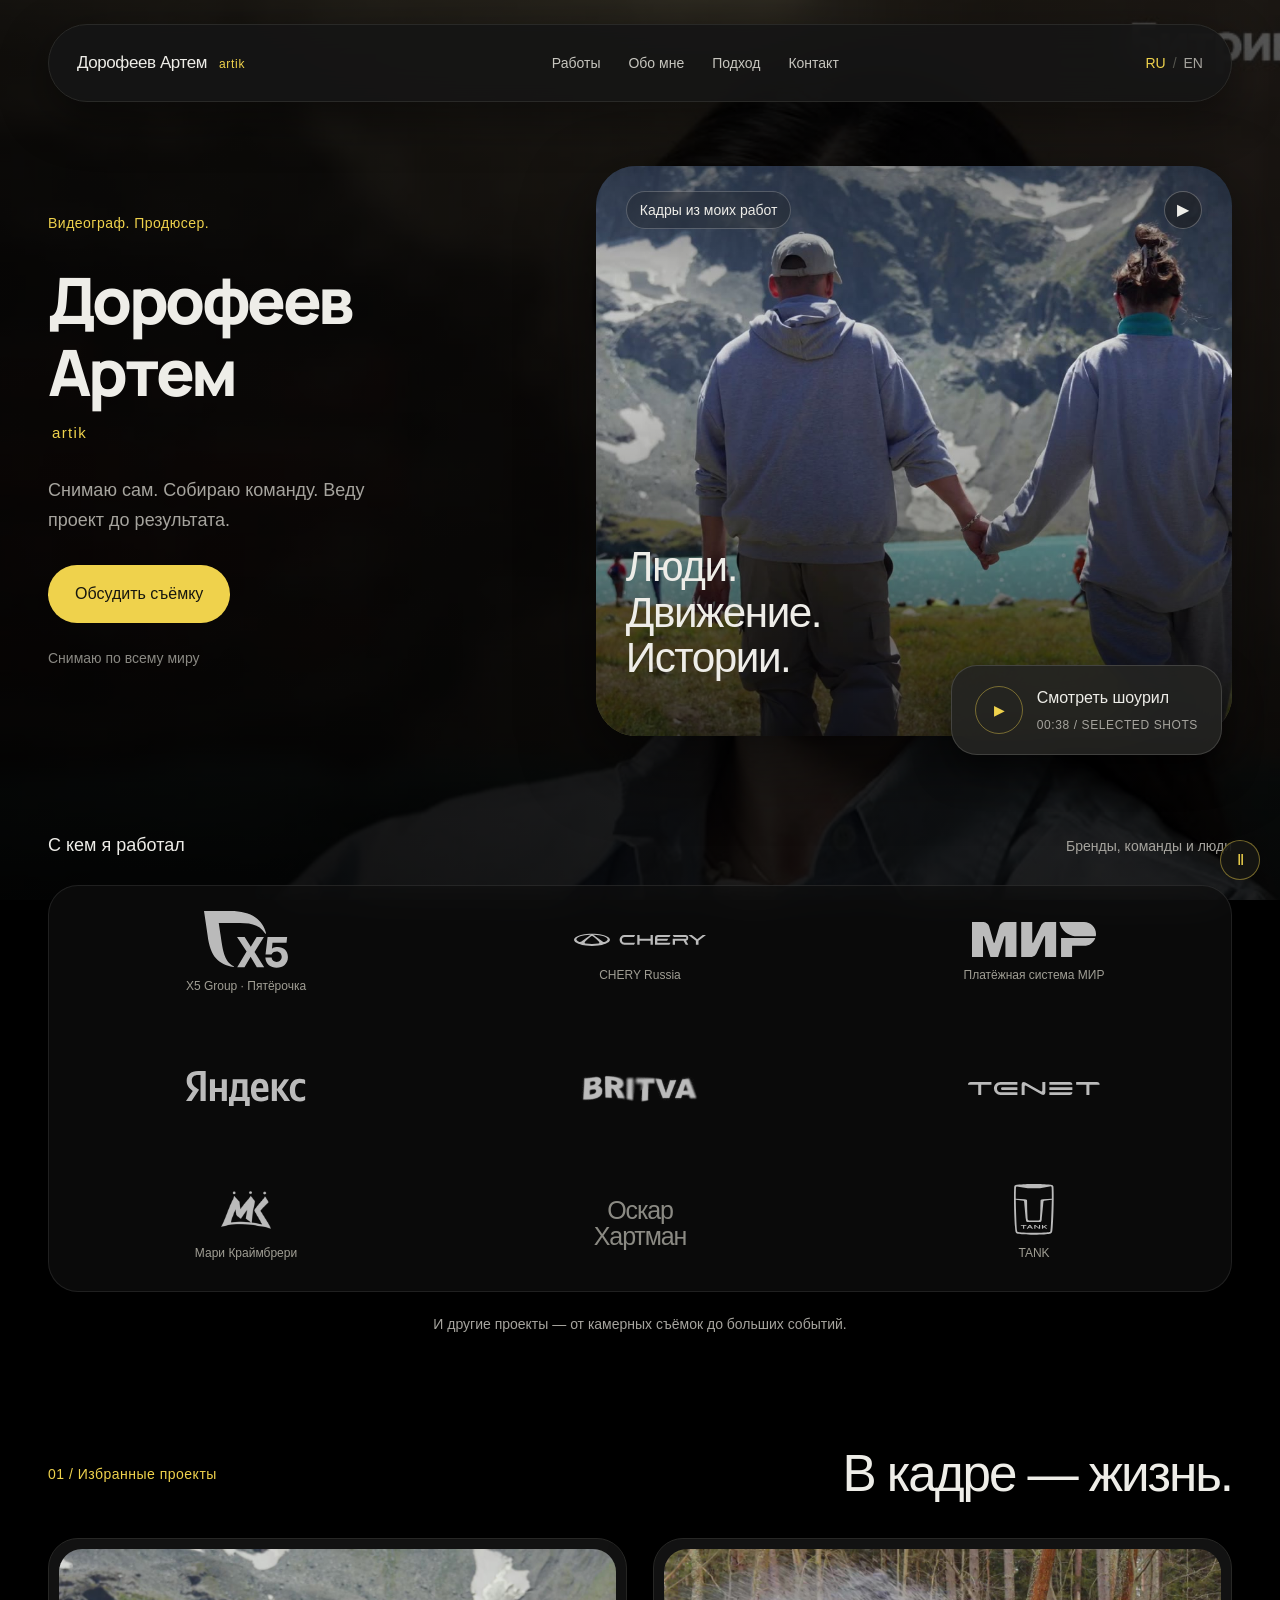
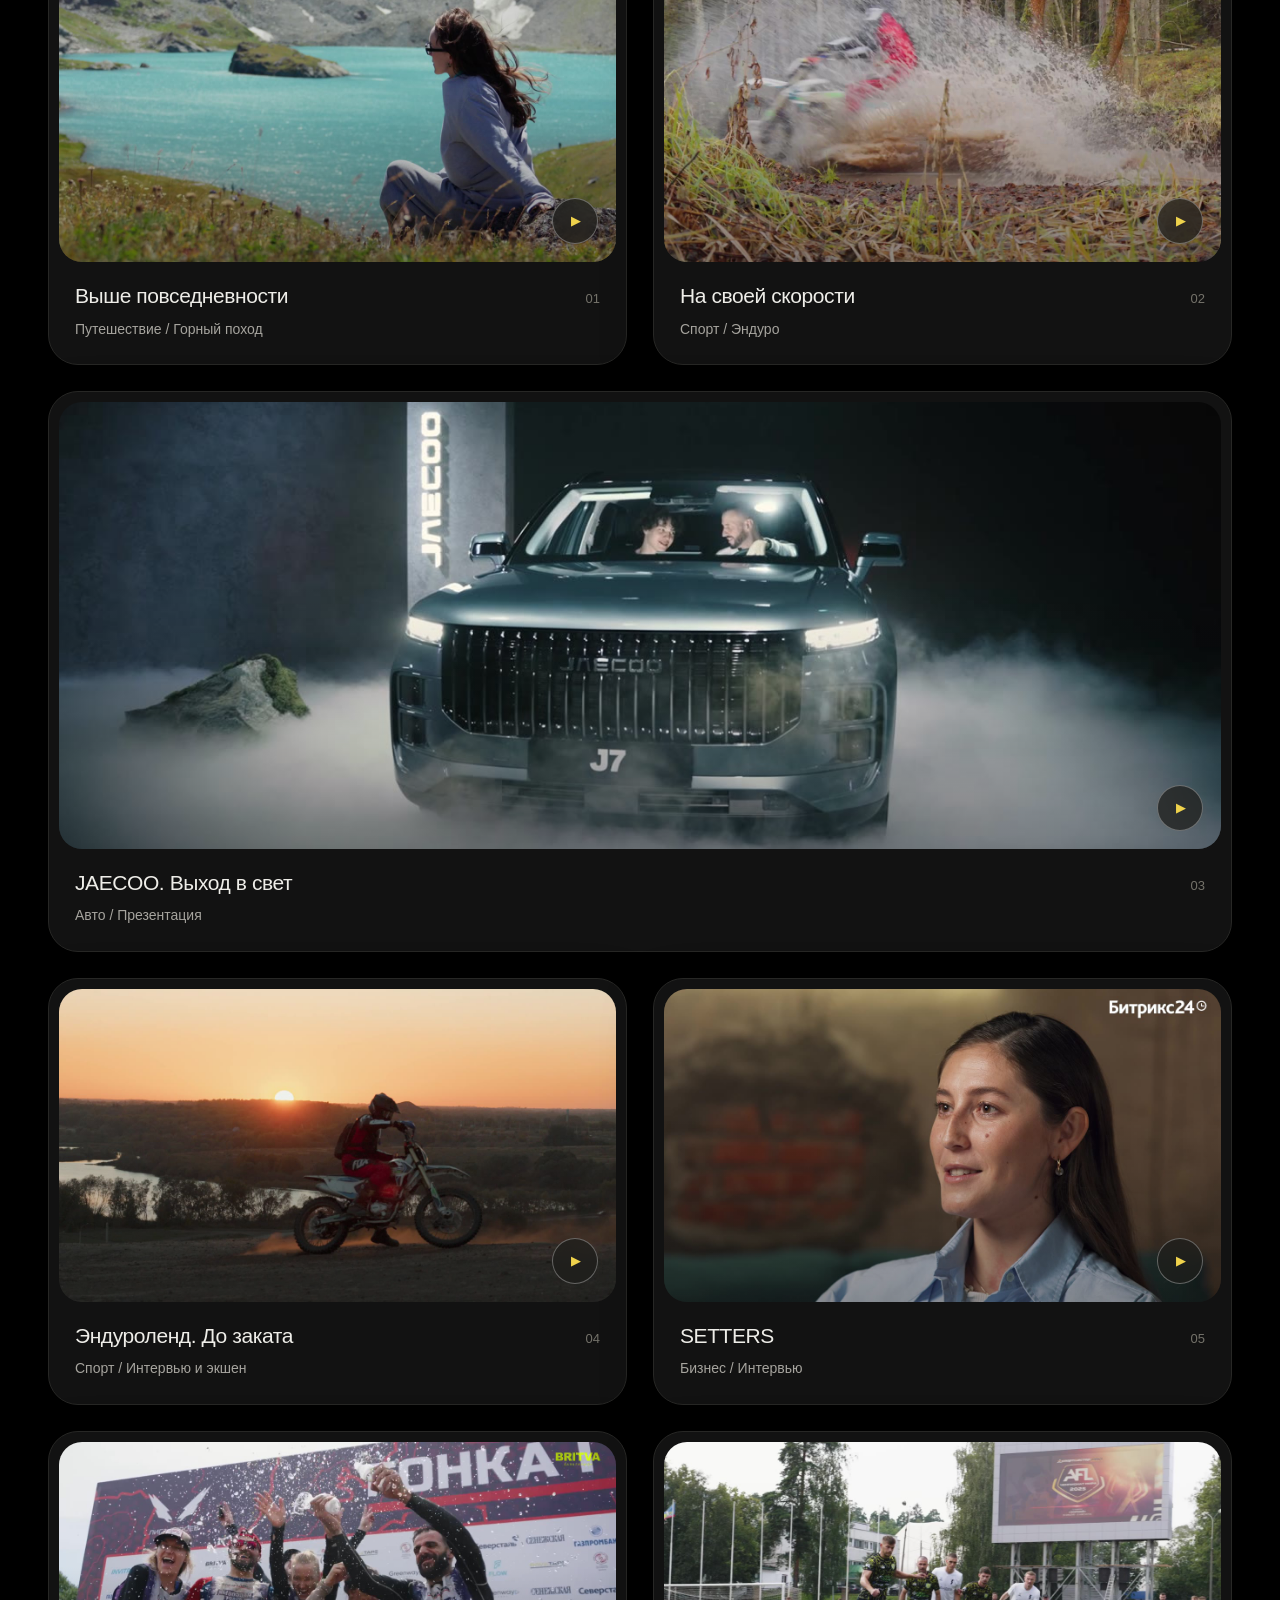
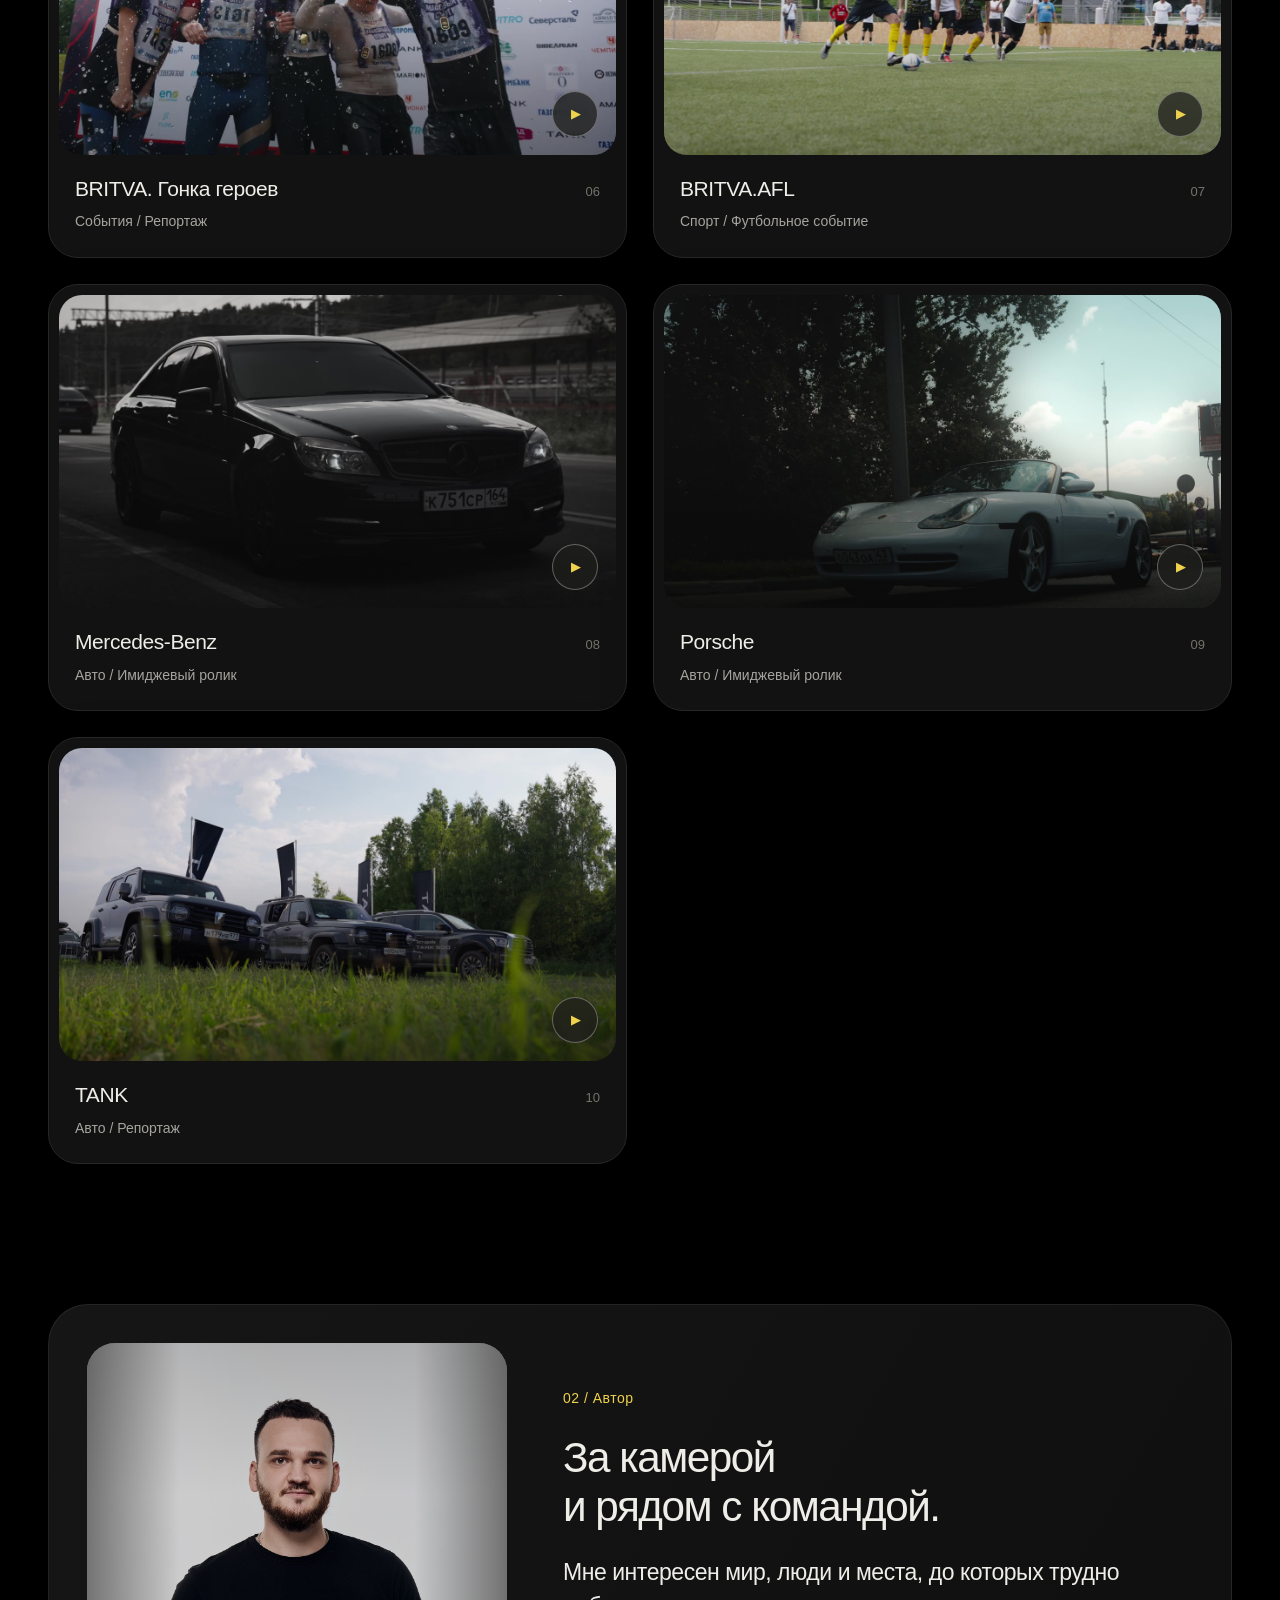
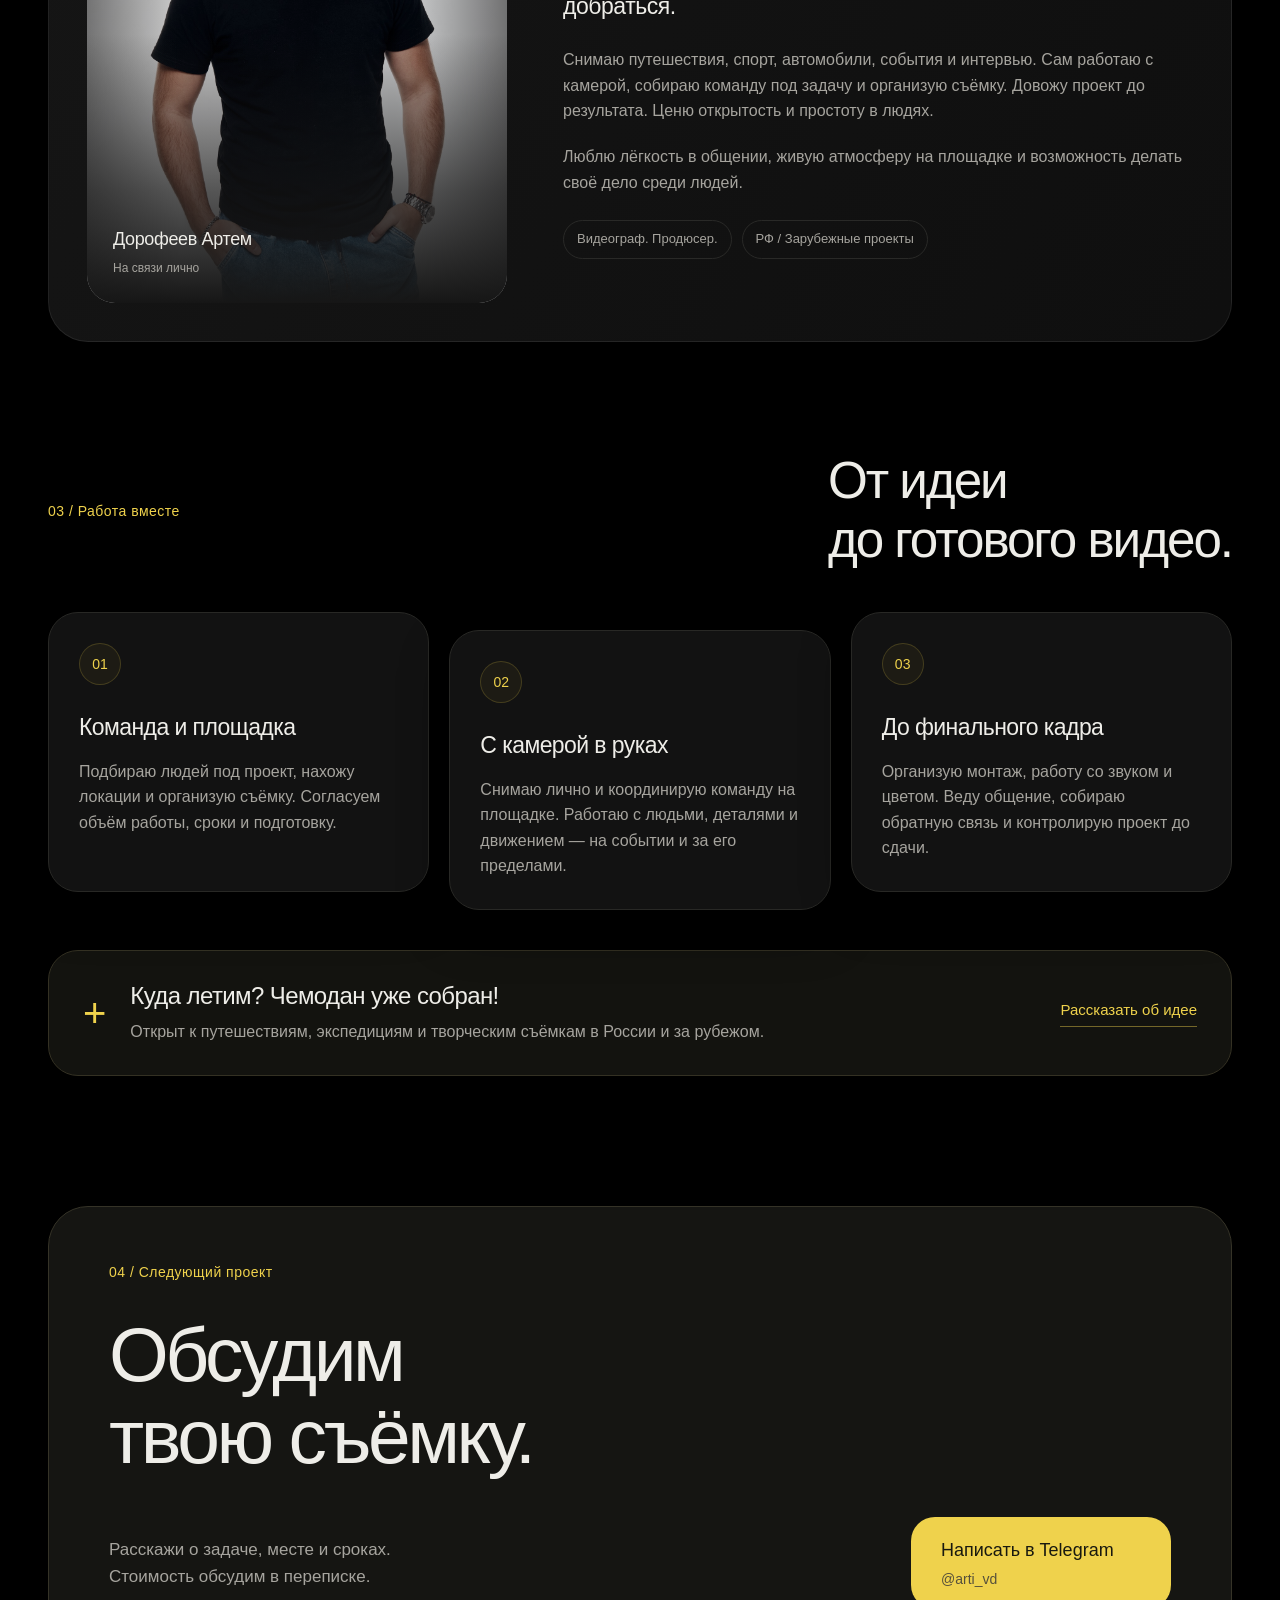
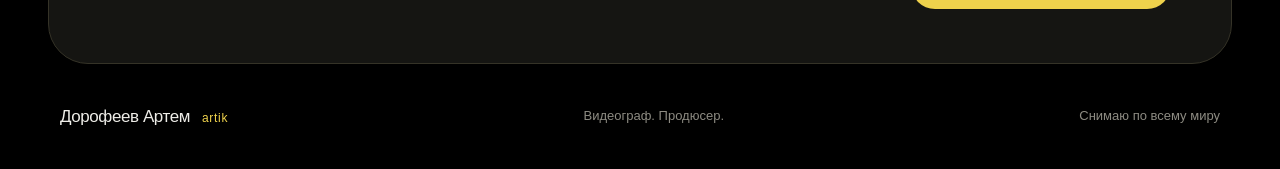
<file: index.html>
<!doctype html>
<html lang="ru">
<head>
  <meta charset="UTF-8">
  <meta name="viewport" content="width=device-width, initial-scale=1">
  <meta name="theme-color" content="#000000">
  <meta name="description" content="Артем Дорофеев — видеограф и продюсер. Съёмки путешествий, спорта, автомобилей и событий в России и за рубежом.">
  <title>Дорофеев Артем · Видеограф. Продюсер.</title>
  <link rel="icon" href="assets/favicon.svg" type="image/svg+xml">
  <link rel="stylesheet" href="soft.css?v=20261013-portrait">
</head>
<body>
  <div class="ambient" aria-hidden="true">
    <video class="ambient-frame" muted loop playsinline preload="none"></video>
    <video class="ambient-frame" muted loop playsinline preload="none"></video>
    <div class="ambient-shade"></div>
  </div>
  <div class="cursor-ring" aria-hidden="true"></div>
  <button class="ambient-motion" id="ambient-motion" type="button" aria-label="Приостановить видеофон" aria-pressed="false">Ⅱ</button>
  <a class="skip-link" href="#work" data-i18n="skip">Перейти к работам</a>
  <header class="header">
    <a class="wordmark" href="#top" aria-label="Дорофеев Артем — начало"><span data-i18n="brandName">Дорофеев Артем</span><small>artik</small></a>
    <nav aria-label="Основная навигация" id="navigation">
      <a href="#work" data-i18n="navWork">Работы</a>
      <a href="#about" data-i18n="navAbout">Обо мне</a>
      <a href="#approach" data-i18n="navApproach">Подход</a>
      <a href="#contact" data-i18n="navContact">Контакт</a>
    </nav>
    <div class="header-actions">
      <button id="language" class="language" type="button" aria-label="Switch to English"><span class="lang-active">RU</span><span class="lang-divider">/</span><span>EN</span></button>
      <button id="menu" class="menu" type="button" aria-label="Открыть меню" aria-expanded="false" aria-controls="navigation"><span></span><span></span></button>
    </div>
  </header>
  <main>
    <section class="hero" id="top" aria-labelledby="hero-title">
      <div class="hero-copy">
        <p class="eyebrow" data-i18n="heroKicker">Видеограф. Продюсер.</p>
        <div class="name-lockup"><h1 id="hero-title" class="hero-title" data-i18n="heroName">Дорофеев<br>Артем</h1><span class="nickname">artik</span></div>
        <p class="hero-description" data-i18n="heroFoot">Снимаю сам. Собираю команду. Веду проект до результата.</p>
        <a href="https://t.me/arti_vd" target="_blank" rel="noopener noreferrer" class="primary-button" data-i18n="discuss">Обсудить съёмку</a>
        <p class="location" data-i18n="location">Снимаю по всему миру</p>
      </div>
      <div class="hero-film">
        <video id="hero-video" autoplay muted loop playsinline preload="metadata" poster="assets/hero-poster.jpg" aria-label="Нарезка из десяти работ Артема Дорофеева"><source src="assets/hero-loop.mp4?v=20261009-tank" type="video/mp4"></video>
        <div class="film-shade"></div>
        <div class="film-top"><span data-i18n="filmLabel">Люди. Движение. Истории.</span><button id="motion" class="motion" type="button" aria-label="Приостановить фоновое видео">Ⅱ</button></div>
        <div class="film-bottom">
          <p class="hero-statement" data-i18n="heroStatement">Люди.<br>Движение.<br>Истории.</p>
          <button class="reel-button" type="button" data-open-reel><span class="play-icon" aria-hidden="true">▶</span><span><strong data-i18n="watchReel">Смотреть шоурил</strong><small>00:38 / SELECTED SHOTS</small></span></button>
        </div>
      </div>
    </section>
    <section class="clients section" aria-labelledby="clients-title">
      <div class="clients-heading"><h2 id="clients-title" data-i18n="clientsTitle">С кем я работал</h2><p data-i18n="clientsNote">Бренды, команды и люди</p></div>
      <div class="brand-wall">
        <button type="button" class="brand-item brand-x5" data-brand="x5"><img src="assets/brands/x5.svg" alt="X5 Group" width="110" height="74" loading="lazy"><span data-i18n="pyaterochka">Пятёрочка</span></button>
        <button type="button" class="brand-item" data-brand="chery"><img src="assets/brands/chery.svg" alt="CHERY Russia" width="150" height="18" loading="lazy"><span>CHERY Russia</span></button>
        <button type="button" class="brand-item" data-brand="mir"><img src="assets/brands/mir.svg" alt="Платёжная система МИР" data-alt-ru="Платёжная система МИР" data-alt-en="MIR payment system" width="115" height="40" loading="lazy"><span data-i18n="mirLabel">Платёжная система МИР</span></button>
        <button type="button" class="brand-item" data-brand="yandex"><img src="assets/brands/yandex.svg" alt="Яндекс" width="117" height="34" loading="lazy"></button>
        <button type="button" class="brand-item" data-brand="britva"><img class="logo-britva" src="assets/brands/britva.png" alt="BRITVA" width="79" height="63" loading="lazy"></button>
        <button type="button" class="brand-item" data-brand="tenet"><img src="assets/brands/tenet.svg" alt="TENET" width="162" height="16" loading="lazy"></button>
        <button type="button" class="brand-item" data-brand="mari"><img class="logo-mari" src="assets/brands/mari.png" alt="Мари Краймбрери" data-alt-ru="Мари Краймбрери" data-alt-en="Mari Kraimbrery" width="50" height="50" loading="lazy"><span data-i18n="mariLabel">Мари Краймбрери</span></button>
        <button type="button" class="brand-item" data-brand="oskar"><span class="person-wordmark" data-i18n="oskarLabel">Оскар<br>Хартман</span></button>
        <button type="button" class="brand-item brand-tank" data-brand="tank"><img src="assets/brands/tank.svg" alt="TANK" width="36" height="46" loading="lazy"><span>TANK</span></button>
      </div>
      <p class="clients-more" data-i18n="clientsMore">И другие проекты — от камерных съёмок до больших событий.</p>
    </section>
    <section class="work section" id="work" aria-labelledby="work-title">
      <div class="section-heading"><p class="eyebrow" data-i18n="workKicker">01 / Избранные проекты</p><h2 id="work-title" data-i18n="workTitle">В кадре — жизнь.</h2></div>
      <div class="project-grid" id="projects"></div>
    </section>
    <section class="about section" id="about" aria-labelledby="about-title">
      <figure class="author-portrait">
        <img src="assets/artem-portrait.jpg" alt="Портрет Артема Дорофеева" data-alt-ru="Портрет Артема Дорофеева" data-alt-en="Portrait of Artem Dorofeev" loading="lazy" width="1333" height="2000">
        <figcaption><span class="portrait-name" data-i18n="brandName">Дорофеев Артем</span><span class="portrait-note" data-i18n="portraitCaption">На связи лично</span></figcaption>
      </figure>
      <div class="about-copy">
        <p class="eyebrow" data-i18n="aboutKicker">02 / Автор</p>
        <h2 id="about-title" data-i18n="aboutTitle">За камерой<br>и рядом с командой.</h2>
        <p class="about-lead" data-i18n="aboutLead">Мне интересен мир, люди и места, до которых трудно добраться.</p>
        <p class="body-copy" data-i18n="aboutBody">Снимаю путешествия, спорт, автомобили, события и интервью. Сам работаю с камерой, собираю команду под задачу и организую съёмку. Довожу проект до результата. Ценю открытость и простоту в людях.</p>
        <p class="body-copy" data-i18n="aboutValues">Люблю лёгкость в общении, живую атмосферу на площадке и возможность делать своё дело среди людей.</p>
        <div class="about-detail"><span data-i18n="aboutRole">Видеограф. Продюсер.</span><span data-i18n="aboutGeography">РФ / Зарубежные проекты</span></div>
      </div>
    </section>
    <section class="approach section" id="approach" aria-labelledby="approach-title">
      <div class="section-heading"><p class="eyebrow" data-i18n="approachKicker">03 / Работа вместе</p><h2 id="approach-title" data-i18n="approachTitle">От идеи<br>до готового видео.</h2></div>
      <div class="services">
        <article class="service"><span class="service-number">01</span><h3 data-i18n="service1Title">Команда и площадка</h3><p data-i18n="service1Body">Подбираю людей под проект, нахожу локации и организую съёмку. Согласуем объём работы, сроки и подготовку.</p></article>
        <article class="service"><span class="service-number">02</span><h3 data-i18n="service2Title">С камерой в руках</h3><p data-i18n="service2Body">Снимаю лично и координирую команду на площадке. Работаю с людьми, деталями и движением — на событии и за его пределами.</p></article>
        <article class="service"><span class="service-number">03</span><h3 data-i18n="service3Title">До финального кадра</h3><p data-i18n="service3Body">Организую монтаж, работу со звуком и цветом. Веду общение, собираю обратную связь и контролирую проект до сдачи.</p></article>
      </div>
      <div class="expedition"><span class="expedition-icon" aria-hidden="true">+</span><div><h3 data-i18n="expeditionTitle">Куда летим? Чемодан уже собран!</h3><p data-i18n="expeditionBody">Открыт к путешествиям, экспедициям и творческим съёмкам в России и за рубежом.</p></div><a href="https://t.me/arti_vd" target="_blank" rel="noopener noreferrer" class="text-link" data-i18n="tellIdea">Рассказать об идее</a></div>
    </section>
    <section class="contact" id="contact" aria-labelledby="contact-title">
      <div class="contact-inner">
        <p class="eyebrow" data-i18n="contactKicker">04 / Следующий проект</p>
        <h2 id="contact-title" data-i18n="contactTitle">Обсудим<br>твою съёмку.</h2>
        <div class="contact-bottom"><p data-i18n="contactBody">Расскажи о задаче, месте и сроках.<br>Стоимость обсудим в переписке.</p><a class="telegram-button" href="https://t.me/arti_vd" target="_blank" rel="noopener noreferrer"><span data-i18n="telegram">Написать в Telegram</span><span class="telegram-handle">@arti_vd</span></a></div>
      </div>
    </section>
    <footer class="footer"><a class="wordmark" href="#top" aria-label="Дорофеев Артем — начало"><span data-i18n="brandName">Дорофеев Артем</span><small>artik</small></a><p data-i18n="aboutRole">Видеограф. Продюсер.</p><span data-i18n="footerLocation">Снимаю по всему миру</span></footer>
  </main>
  <dialog id="player-dialog" aria-labelledby="player-title">
    <div class="player-head"><h2 id="player-title"></h2><button id="close-player" type="button" aria-label="Закрыть видео">✕</button></div>
    <div id="brand-projects" class="brand-projects" hidden></div>
    <video id="player" controls controlslist="nodownload" playsinline preload="none"></video>
    <p id="player-description"></p>
  </dialog>
  <script src="content.js?v=20261009-tank"></script>
  <script src="app.js?v=20261009-tank"></script>
  <script src="motion.js?v=20261009-tank"></script>
</body>
</html>
</file>
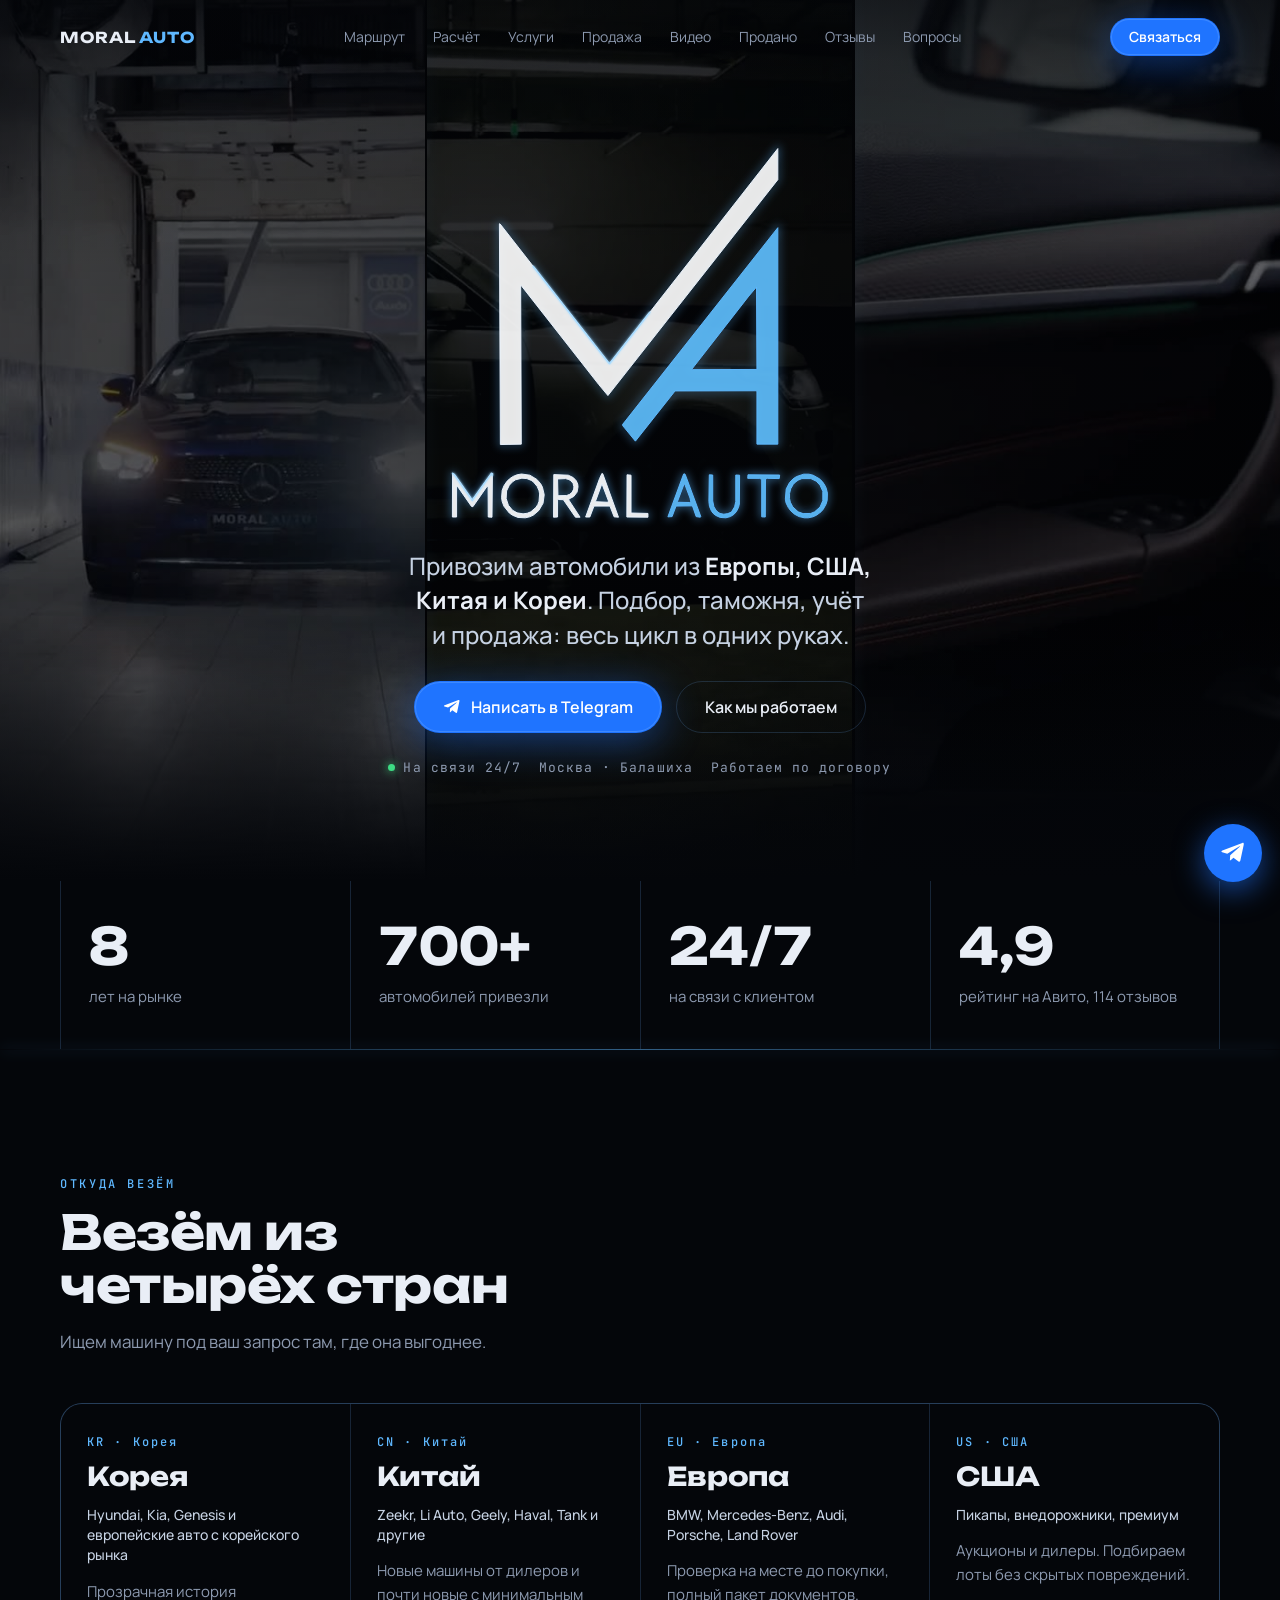
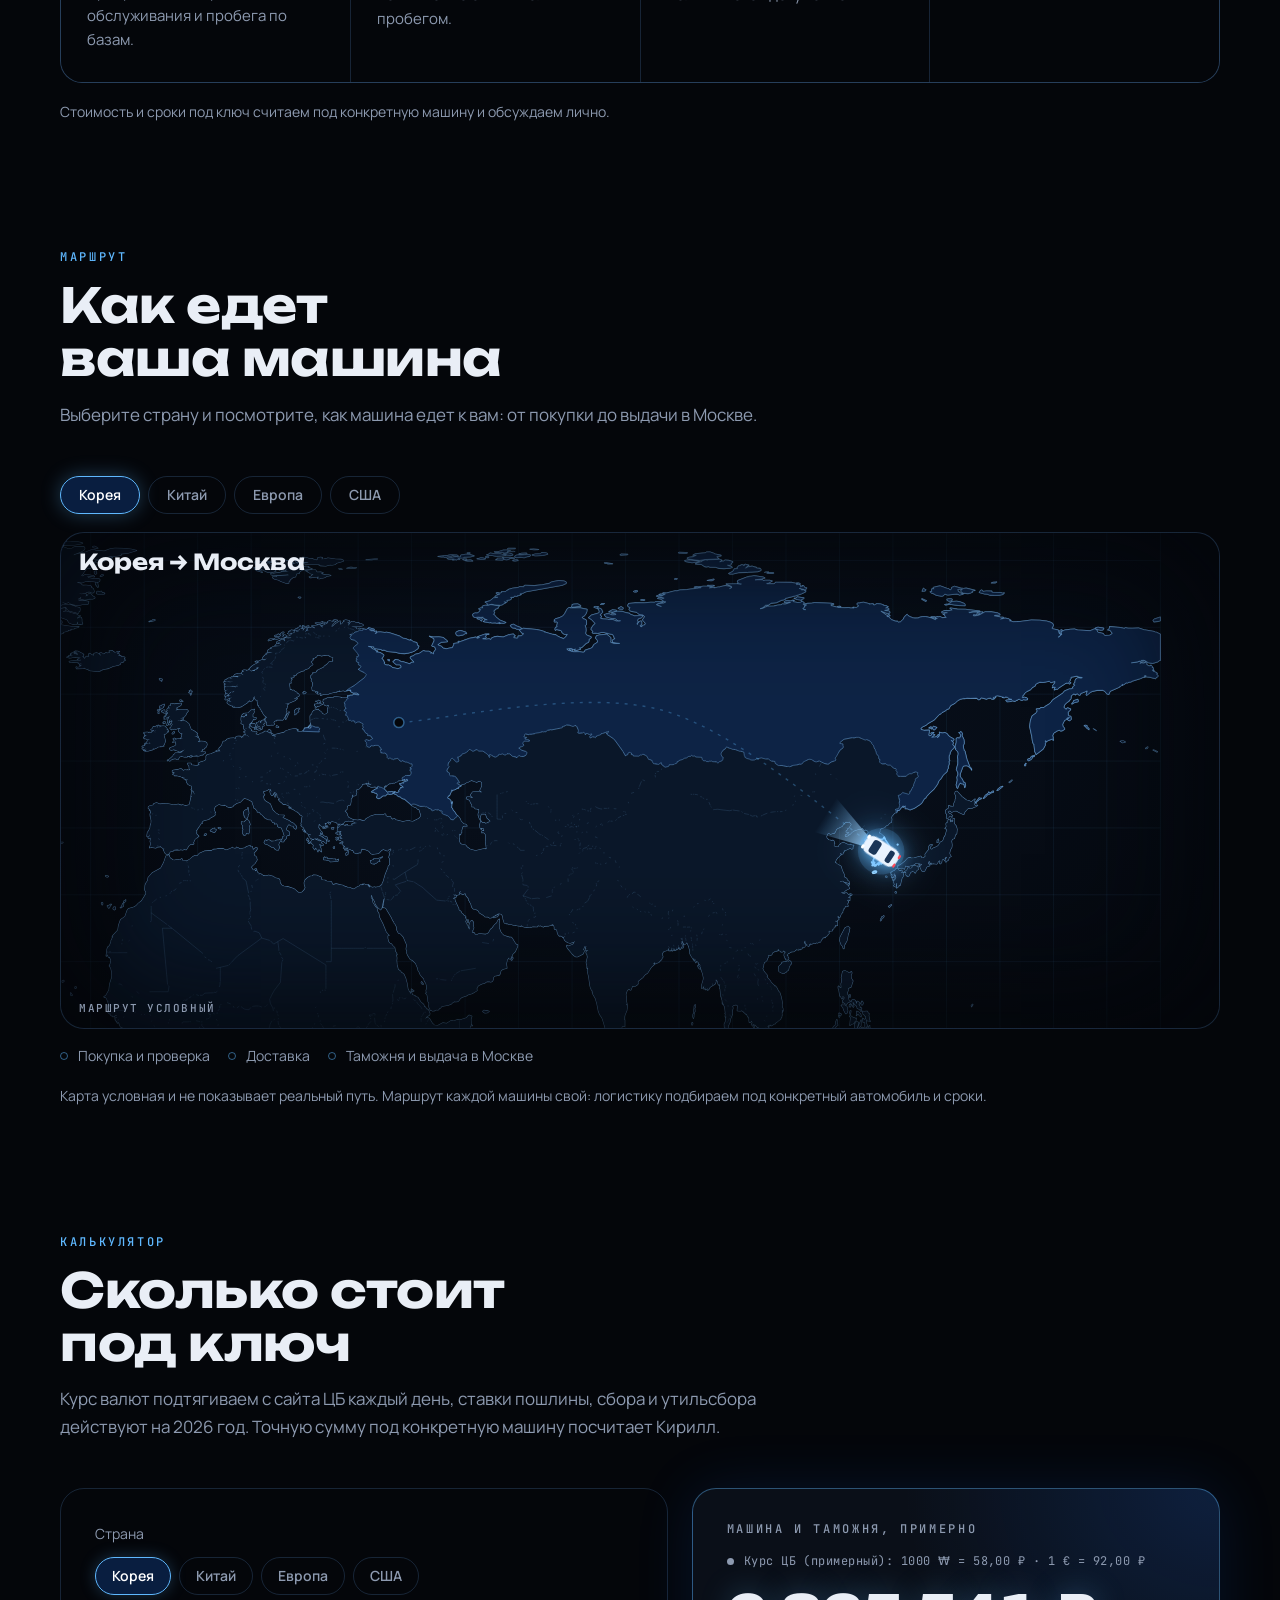
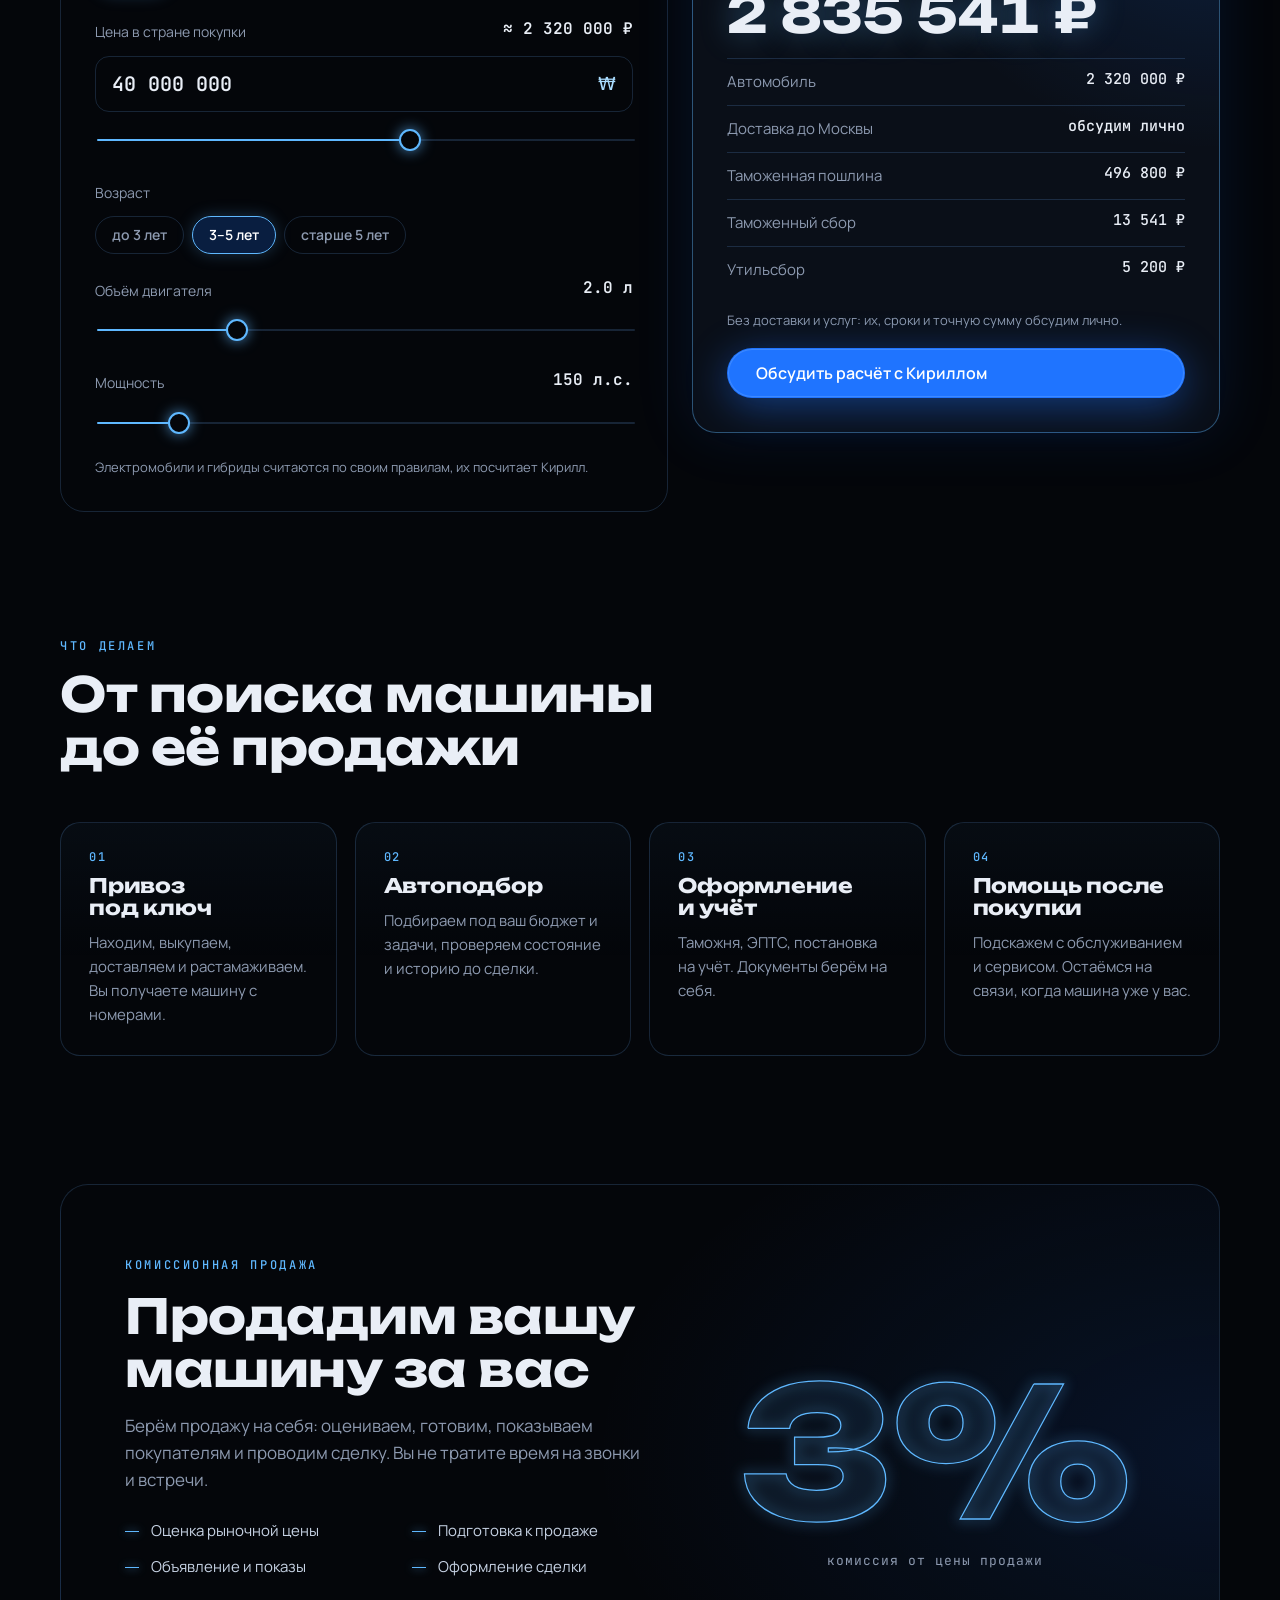
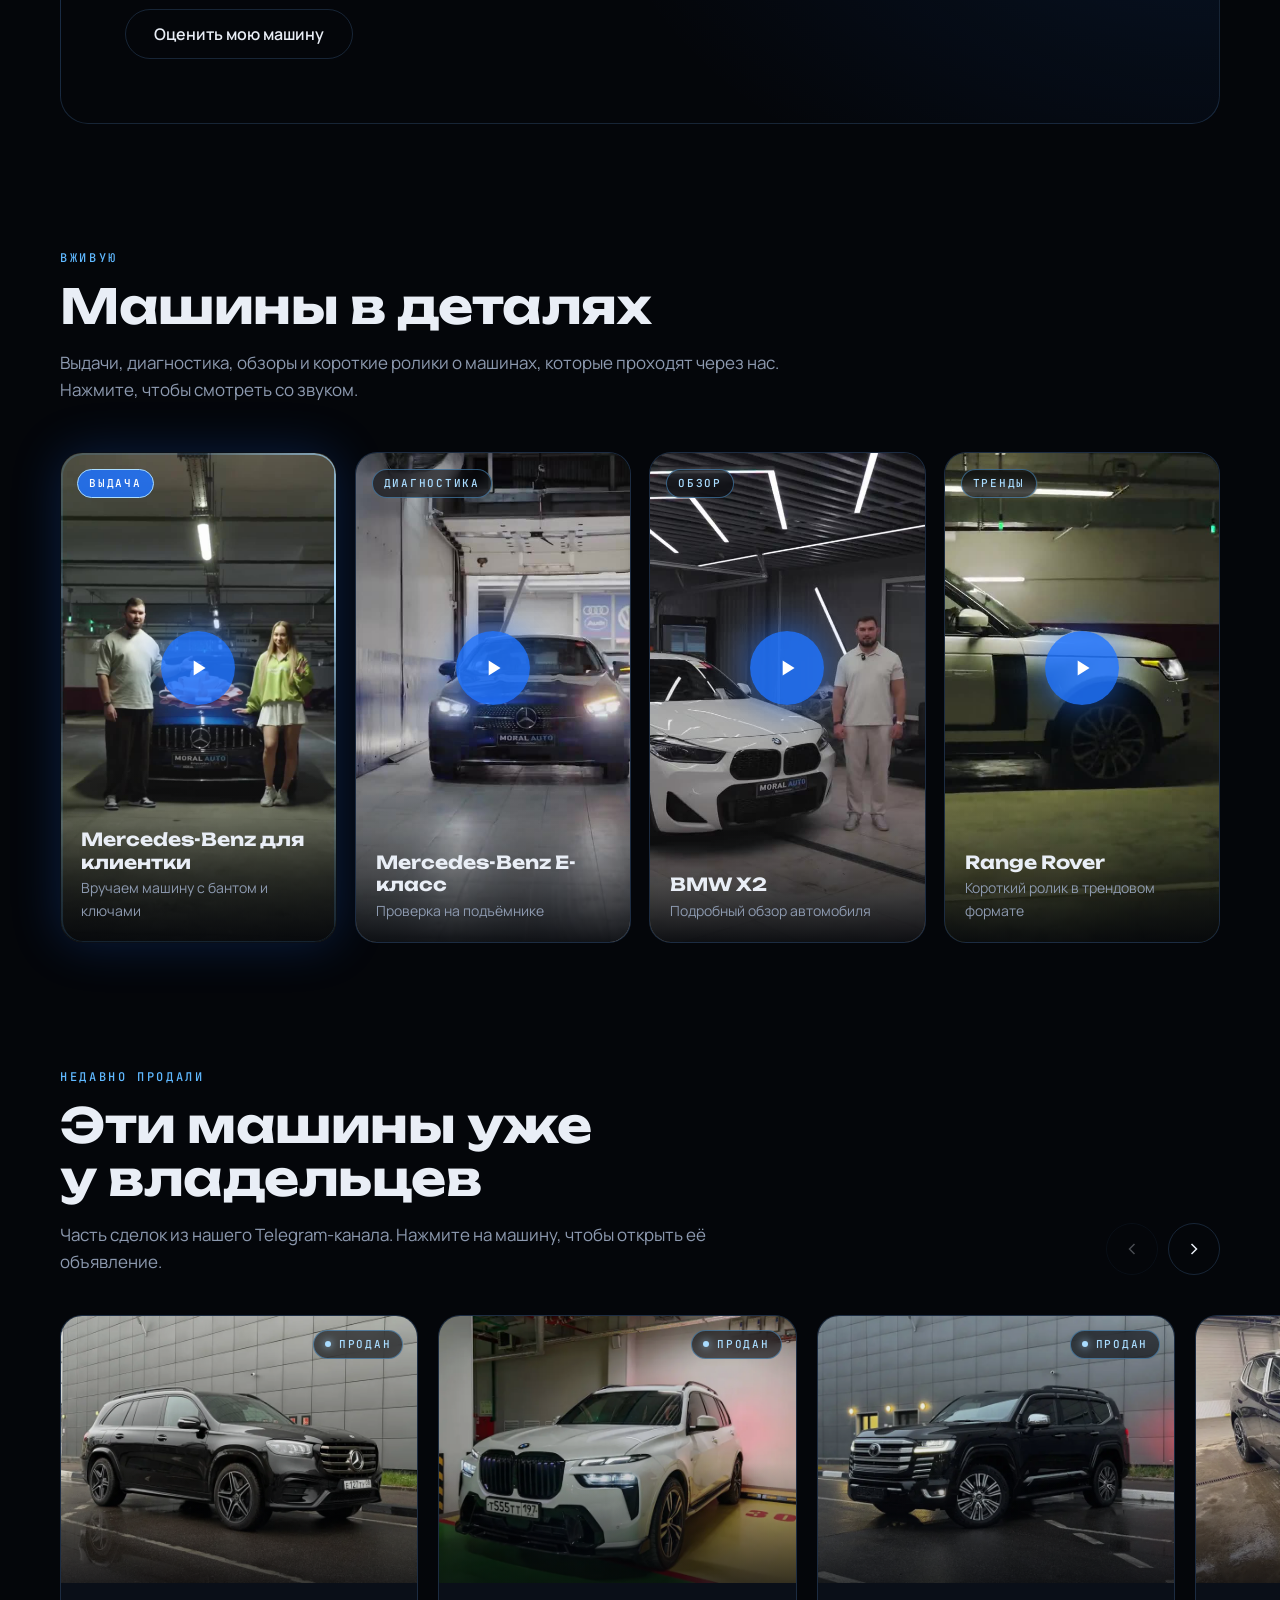
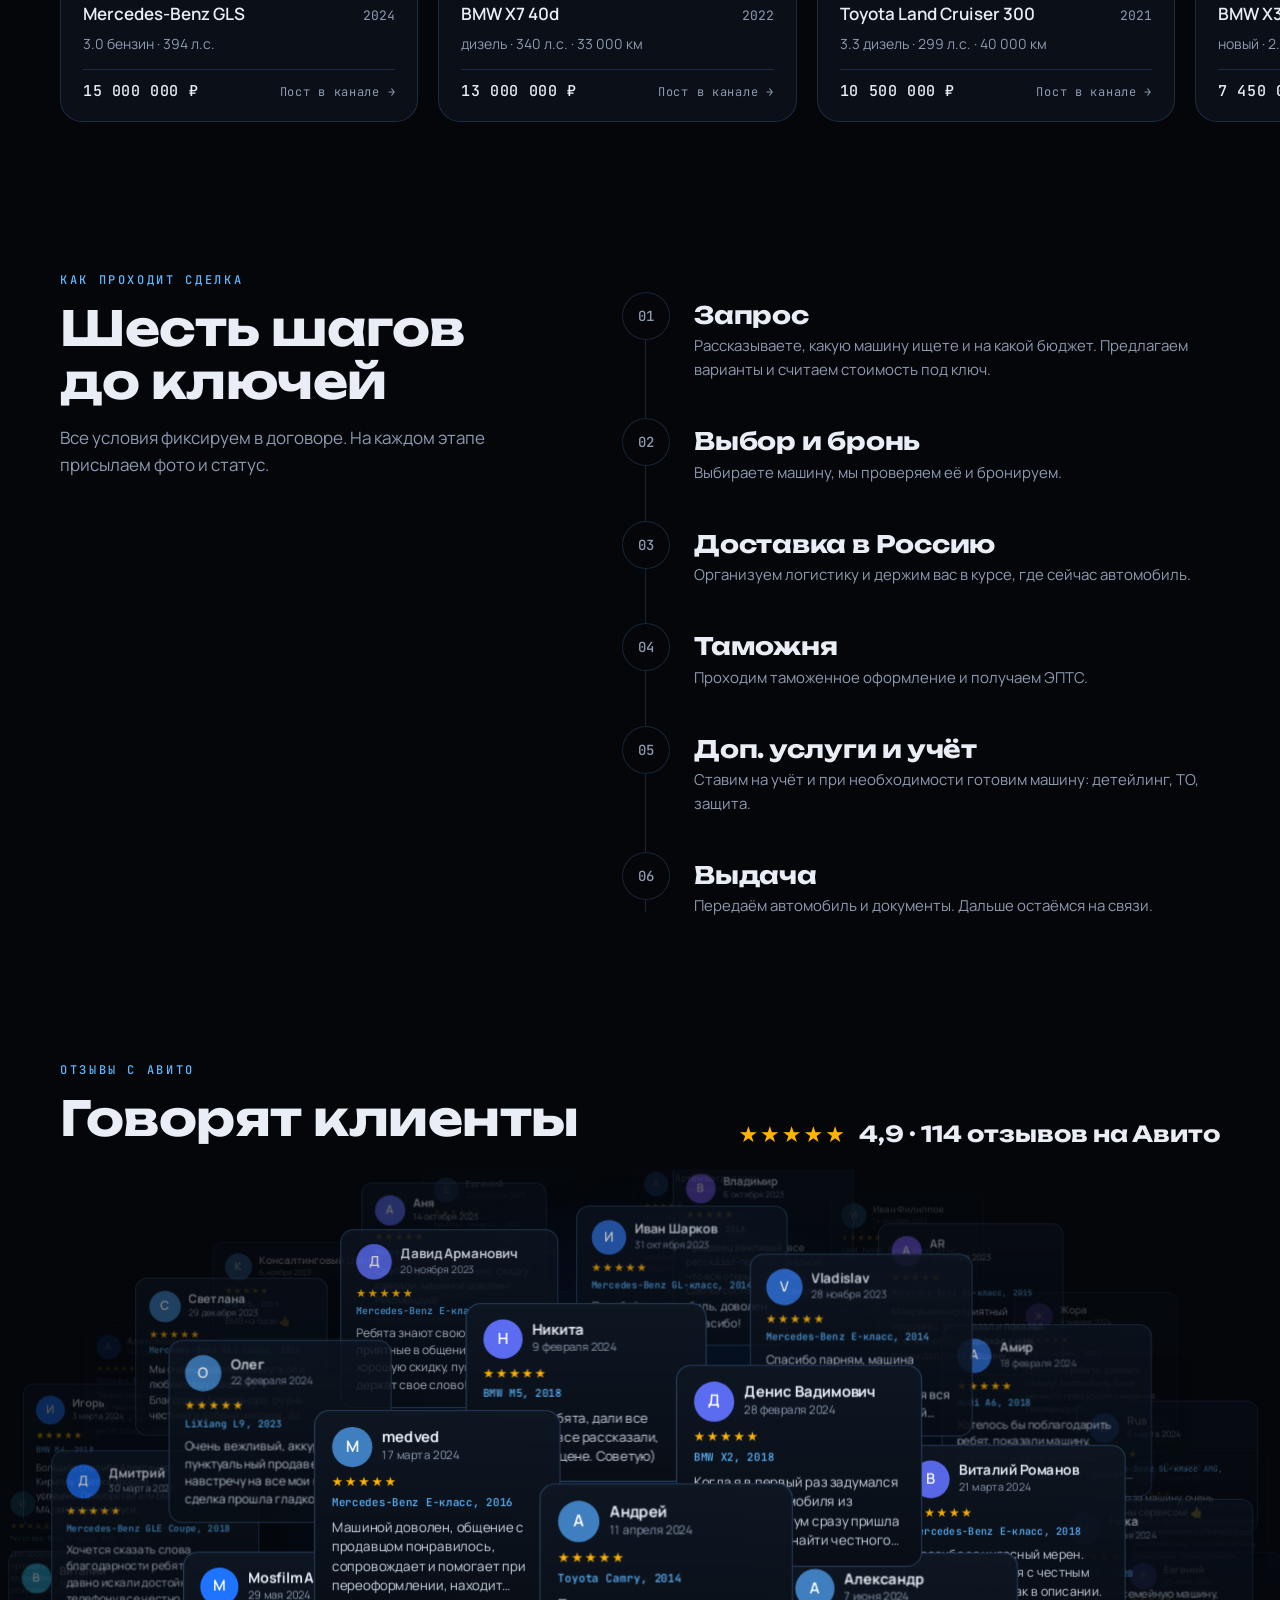
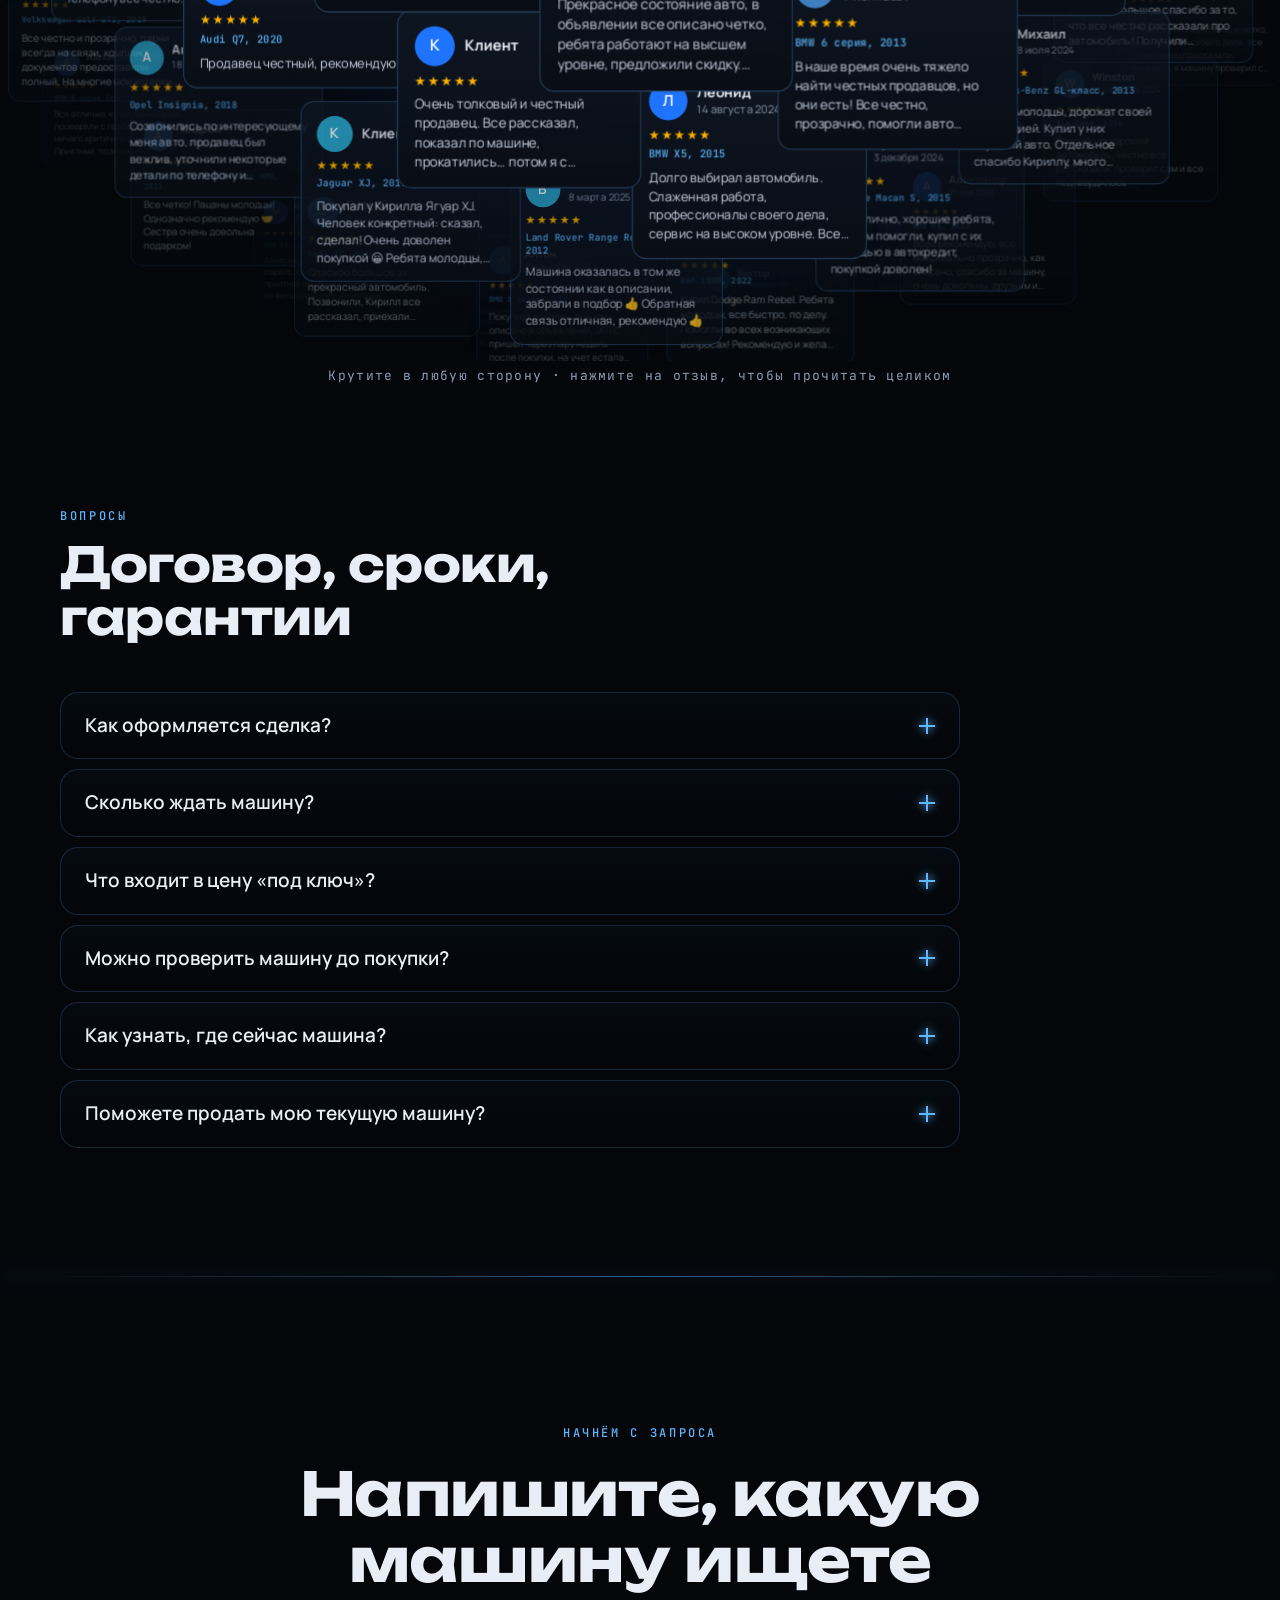
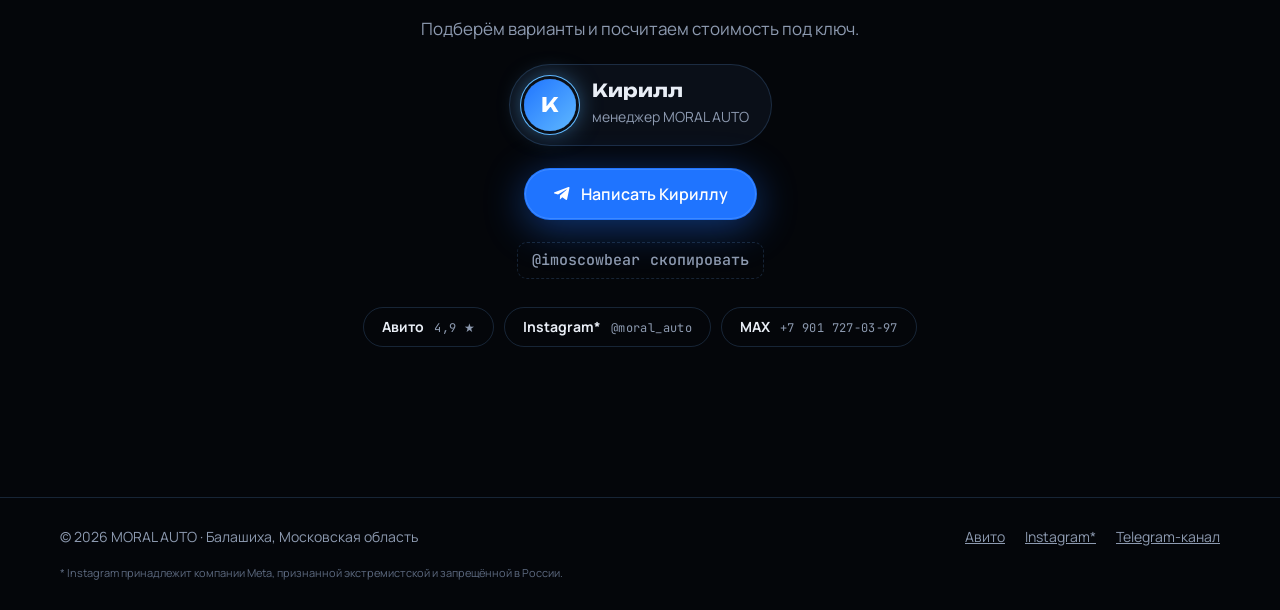
<file: moral-auto/index.html>
<!doctype html><html lang="ru"><head><meta charset="utf-8"><meta name="robots" content="noindex"><meta name="viewport" content="width=device-width,initial-scale=1,viewport-fit=cover"><style>[hidden]{display:none!important}body{margin:0}</style></head><body>
<title>MORAL AUTO</title>
<meta name="claude:viewport-fit-sides" content="cover">
<meta name="description" content="MORAL AUTO: привоз автомобилей из Европы, США, Китая и Кореи под ключ. Подбор, таможня, учёт, комиссионная продажа.">
<meta property="og:type" content="website">
<meta property="og:title" content="MORAL AUTO — привоз автомобилей под ключ">
<meta property="og:description" content="Корея, Китай, Европа, США. Подбор, проверка, таможня, учёт и комиссионная продажа.">
<meta property="og:image" content="https://moralauto.ru/img/og.jpg">
<meta property="og:url" content="https://moralauto.ru/">
<link rel="icon" href="img/logo.svg" type="image/svg+xml">
<link rel="preconnect" href="https://fonts.googleapis.com">
<link rel="preconnect" href="https://fonts.gstatic.com" crossorigin>
<link rel="stylesheet" href="https://fonts.googleapis.com/css2?family=Unbounded:wght@500;700;800&family=Manrope:wght@400;500;600;700&family=JetBrains+Mono:wght@400;500&display=swap">
<style>
/* Layout: one dark "night garage" — neon wordmark, thin blue light lines, everything else quiet */
:root{
  --bg:#04060a;
  --bg-2:#0a0f18;
  --line:rgba(110,175,255,.18);
  --fg:#e9eef6;
  --muted:#8d9ab0;
  --neon:#5fb8ff;
  --neon-hot:#a9dcff;
  --blue:#1f74ff;
  --display:"Unbounded","Manrope",system-ui,sans-serif;
  --body:"Manrope",system-ui,-apple-system,"Segoe UI",sans-serif;
  --mono:"JetBrains Mono",ui-monospace,Menlo,monospace;
  --gut-l:max(16px,env(safe-area-inset-left,0px));
  --gut-r:max(16px,env(safe-area-inset-right,0px));
  color-scheme:dark;
}
*{box-sizing:border-box}
[hidden]{display:none!important}
html{scroll-behavior:smooth}
body{background:var(--bg);color:var(--fg);font:400 17px/1.6 var(--body);overflow-x:hidden;-webkit-font-smoothing:antialiased}
a{color:inherit}
:focus-visible{outline:2px solid var(--neon);outline-offset:3px;border-radius:6px}
.wrap{max-width:1240px;margin:0 auto;padding-left:var(--gut-l);padding-right:var(--gut-r)}
@media(min-width:720px){:root{--gut-l:max(40px,env(safe-area-inset-left,0px));--gut-r:max(40px,env(safe-area-inset-right,0px))}}
h1,h2,h3{font-family:var(--display);font-weight:700;line-height:1.1;margin:0;text-wrap:balance;letter-spacing:-.01em}
h2{font-size:clamp(28px,4.2vw,48px)}
p{margin:0}
.eyebrow{font:500 12px/1 var(--mono);letter-spacing:.22em;text-transform:uppercase;color:var(--neon)}

/* nav */
body::before{content:"";position:fixed;inset:0 0 auto;height:env(safe-area-inset-top,0px);z-index:30;background:var(--bg)}
.nav{position:fixed;top:env(safe-area-inset-top,0px);left:0;right:0;z-index:20;transition:background .3s,border-color .3s;border-bottom:1px solid transparent}
.nav.solid{background:rgba(4,6,10,.82);backdrop-filter:blur(14px);-webkit-backdrop-filter:blur(14px);border-color:var(--line)}
.nav .wrap{display:flex;align-items:center;justify-content:space-between;gap:24px;padding-block:18px}
.brand{font:700 15px/1 var(--display);letter-spacing:.06em;text-decoration:none}
.brand b{color:var(--neon);font-weight:700}
.links{display:flex;gap:28px;font-size:14px;color:var(--muted)}
.links a{text-decoration:none;transition:color .2s}.links a:hover{color:var(--fg)}
@media(max-width:860px){.links{display:none}}

.btn{display:inline-flex;align-items:center;gap:10px;padding:16px 28px;border-radius:999px;font:600 16px/1 var(--body);text-decoration:none;cursor:pointer;border:1px solid transparent;transition:transform .2s,box-shadow .3s,background .3s}
.btn-primary{background:var(--blue);color:#fff;box-shadow:0 0 0 1px rgba(150,200,255,.25) inset,0 8px 40px rgba(31,116,255,.45)}
.btn-primary:hover{transform:translateY(-2px);box-shadow:0 0 0 1px rgba(150,200,255,.4) inset,0 10px 60px rgba(31,116,255,.7)}
.btn-ghost{border-color:var(--line);color:var(--fg)}
.btn-ghost:hover{border-color:var(--neon)}
.btn-sm{padding:11px 18px;font-size:14px}
.tg{width:18px;height:18px;flex:none}

/* hero */
.hero{position:relative;min-height:min(880px,100svh);display:flex;align-items:center;overflow:hidden;isolation:isolate}
.hero-bg{position:absolute;inset:0;z-index:-3;display:flex;gap:2px;background:var(--bg);opacity:.7;filter:saturate(.8) brightness(.7) contrast(1.1)}
.hero-bg .pane{flex:1;position:relative;overflow:hidden;min-width:0}
.hero-bg .pane+.pane::before{content:"";position:absolute;left:-1px;top:0;bottom:0;width:1px;z-index:1;background:linear-gradient(180deg,transparent,var(--neon) 50%,transparent);box-shadow:0 0 12px var(--neon)}
.hero-bg video{width:100%;height:100%;object-fit:cover;display:block;animation:drift 30s ease-in-out infinite alternate}
.hero-bg .pane:nth-child(2) video{filter:brightness(.6)}
.hero-bg .m{display:none}
@media (max-aspect-ratio: 4/5){.hero-bg .d{display:none}.hero-bg .m{display:block}}
@keyframes drift{to{transform:scale(1.08) translate(-1%,-1%)}}
.hero::after{content:"";position:absolute;inset:0;z-index:-2;background:radial-gradient(130% 90% at 50% 45%,rgba(4,6,10,.55) 10%,rgba(4,6,10,.2) 45%,var(--bg) 85%),linear-gradient(180deg,rgba(4,6,10,.5),transparent 30%,transparent 70%,var(--bg))}
#streaks{position:absolute;inset:0;width:100%;height:100%;z-index:-1;pointer-events:none}
.hero .wrap{width:100%;display:grid;justify-items:center;text-align:center;gap:28px;padding-block:130px 90px}
.wordmark{width:min(380px,62vw);height:auto;overflow:visible}
.wm-glow{fill:none;stroke:var(--neon);stroke-width:6;opacity:.45;filter:url(#blur)}
.wm-base{stroke-width:1.6;stroke-linejoin:round;transition:fill 1.6s ease}
.wm-base.w{fill:rgba(255,255,255,.06);stroke:#eaf4ff}
.wm-base.b{fill:rgba(91,184,245,.08);stroke:var(--neon)}
.wm-lit .wm-base.w{fill:rgba(255,255,255,.9)}
.wm-lit .wm-base.b{fill:rgba(91,184,245,.95)}
.wm-run{fill:none;stroke:var(--neon-hot);stroke-width:2.6;stroke-linecap:round;filter:url(#glow)}
.wm-draw .wm-base{stroke-dasharray:var(--len);stroke-dashoffset:var(--len);animation:draw 2.6s cubic-bezier(.6,.1,.2,1) .2s forwards}
@keyframes draw{to{stroke-dashoffset:0}}
.hero h1{font:500 clamp(18px,2.2vw,24px)/1.45 var(--body);color:#c6d2e3;max-width:640px;letter-spacing:0}
.hero h1 strong{color:var(--fg);font-weight:700}
.cta-row{display:flex;flex-wrap:wrap;justify-content:center;gap:14px}
.hero-note{font:400 13px/1 var(--mono);color:var(--muted);letter-spacing:.08em;display:flex;gap:18px;flex-wrap:wrap;justify-content:center}
.dot{display:inline-block;width:7px;height:7px;border-radius:50%;background:#3ddc84;box-shadow:0 0 10px #3ddc84;margin-right:8px;vertical-align:1px}

/* light rule between sections */
.rule{height:1px;background:linear-gradient(90deg,transparent,var(--neon) 50%,transparent);opacity:.5;box-shadow:0 0 14px var(--neon)}

/* stats */
.stats{display:grid;grid-template-columns:repeat(4,1fr)}
.stat{padding:40px 28px;border-left:1px solid var(--line)}
.stat:last-child{border-right:1px solid var(--line)}
.stat b{display:block;font:700 clamp(34px,4vw,52px)/1 var(--display);margin-bottom:10px;font-variant-numeric:tabular-nums}
.stat span{color:var(--muted);font-size:15px}
@media(max-width:760px){.stats{grid-template-columns:1fr 1fr}.stat{padding:28px 18px;border-bottom:1px solid var(--line)}.stat:nth-child(2n){border-right:1px solid var(--line)}}

section{padding-block:clamp(72px,10vw,130px)}
.head{display:grid;gap:16px;margin-bottom:48px;max-width:720px}
.head p{color:var(--muted)}

/* countries */
.countries{display:grid;grid-template-columns:repeat(4,1fr);gap:1px;background:var(--line);border:1px solid var(--line);border-radius:22px;overflow:hidden}
.country{background:var(--bg);padding:32px 26px 30px;display:grid;gap:14px;align-content:start;position:relative;transition:background .3s}
.country:hover{background:var(--bg-2)}
.country .flag{font:500 12px/1 var(--mono);letter-spacing:.18em;color:var(--neon)}
.country h3{font-size:26px}
.country .days{font:700 20px/1 var(--display);color:var(--fg)}
.country .days small{display:block;font:500 14px/1.45 var(--body);color:#c6d2e3}
.country p{color:var(--muted);font-size:15px}
.price-note{margin-top:18px;color:var(--muted);font-size:14px}
@media(max-width:980px){.countries{grid-template-columns:1fr 1fr}}
@media(max-width:520px){.countries{grid-template-columns:1fr}}

/* services */
.services{display:grid;grid-template-columns:repeat(4,1fr);gap:18px}
.svc{position:relative;overflow:hidden;border:1px solid var(--line);border-radius:20px;padding:28px;display:grid;gap:12px;align-content:start;min-width:0;background:linear-gradient(180deg,rgba(95,184,255,.04),transparent 60%)}
.svc .num{font:500 12px/1 var(--mono);color:var(--neon);letter-spacing:.14em}
.svc h3{font-size:20px}
.svc p{color:var(--muted);font-size:15px}
@media(max-width:980px){.services{grid-template-columns:1fr 1fr}}
@media(max-width:560px){.services{grid-template-columns:1fr}}

/* consignment: calm separate accent */
.consign{position:relative;overflow:hidden;display:grid;grid-template-columns:1.25fr 1fr;align-items:center;gap:40px;border:1px solid var(--line);border-radius:28px;padding:clamp(28px,5vw,64px);background:radial-gradient(90% 120% at 100% 50%,rgba(31,116,255,.12),transparent 60%),var(--bg)}
.consign h2{margin:14px 0 16px}
.consign p{color:var(--muted);max-width:520px}
.c-list{list-style:none;margin:26px 0 30px;padding:0;display:grid;grid-template-columns:1fr 1fr;gap:12px 24px}
.c-list li{display:flex;gap:12px;align-items:baseline;font-size:15px;color:#c6d2e3}
.c-list li::before{content:"";flex:none;width:14px;height:1px;background:var(--neon);box-shadow:0 0 8px var(--neon);transform:translateY(-4px)}
.c-r{display:grid;justify-items:center;gap:6px;text-align:center}
.pct{width:min(100%,360px);height:auto;overflow:visible}
.pct text{font:800 200px/1 var(--display);fill:rgba(95,184,255,0);stroke:var(--neon);stroke-width:1.4;stroke-dasharray:1400;stroke-dashoffset:1400;transition:stroke-dashoffset 2.6s cubic-bezier(.6,.1,.2,1),fill 1.2s ease 2s}
.consign.in .pct text{stroke-dashoffset:0;fill:rgba(95,184,255,.07)}
.pct .glow{stroke-width:5;opacity:.35;filter:url(#blur)}
.c-r small{font:400 13px/1.4 var(--mono);color:var(--muted);letter-spacing:.08em}
@media(max-width:860px){.consign{grid-template-columns:1fr}.c-r{order:-1}.pct{width:220px}}
@media(max-width:480px){.c-list{grid-template-columns:1fr}}

/* reels */
.sold-top{display:flex;align-items:flex-end;justify-content:space-between;gap:24px;margin-bottom:34px}
.sold-nav{display:flex;gap:10px;flex:none}
.sold-arr{width:52px;height:52px;border-radius:50%;border:1px solid var(--line);background:transparent;color:var(--fg);display:grid;place-items:center;cursor:pointer;transition:border-color .3s,box-shadow .3s,color .3s}
.sold-arr:hover{border-color:rgba(95,184,255,.6);color:var(--neon-hot);box-shadow:0 0 22px rgba(31,116,255,.35)}
.sold-arr:disabled{opacity:.3;pointer-events:none}
.sold-strip{display:flex;gap:20px;overflow-x:auto;scroll-snap-type:x mandatory;scrollbar-width:none;padding:6px max(var(--gut-l),calc((100vw - 1240px)/2 + var(--gut-l))) 24px;scroll-padding-inline:max(var(--gut-l),calc((100vw - 1240px)/2 + var(--gut-l)))}
.sold-strip::-webkit-scrollbar{display:none}
.sold-card{display:block;color:inherit;text-decoration:none;flex:0 0 clamp(270px,28vw,360px);scroll-snap-align:start;border:1px solid var(--line);border-radius:22px;overflow:hidden;background:var(--bg-2);transition:border-color .4s,box-shadow .4s,transform .4s}
.sold-card:hover{border-color:rgba(95,184,255,.55);box-shadow:0 0 0 1px rgba(95,184,255,.15),0 18px 50px rgba(31,116,255,.22);transform:translateY(-4px)}
.sold-ph{position:relative;aspect-ratio:4/3;overflow:hidden}
.sold-ph img{width:100%;height:100%;object-fit:cover;display:block;filter:saturate(.9) brightness(.92);transition:transform .8s cubic-bezier(.2,.7,.2,1),filter .5s}
.sold-card:hover .sold-ph img{transform:scale(1.05);filter:none}
.sold-ph::after{content:"";position:absolute;inset:auto 0 0;height:45%;background:linear-gradient(transparent,rgba(4,6,10,.75));pointer-events:none}
.sold-badge{position:absolute;right:14px;top:14px;z-index:1;font:500 11px/1 var(--mono);letter-spacing:.16em;text-transform:uppercase;padding:8px 11px;border-radius:999px;background:rgba(4,6,10,.6);border:1px solid rgba(95,184,255,.45);color:var(--neon-hot);backdrop-filter:blur(6px);-webkit-backdrop-filter:blur(6px)}
.sold-badge::before{content:"";display:inline-block;width:6px;height:6px;border-radius:50%;background:var(--neon-hot);box-shadow:0 0 8px var(--neon-hot);margin-right:8px;vertical-align:1px}
.sold-body{padding:20px 22px 22px;display:grid;gap:8px}
.sold-t{display:flex;align-items:baseline;justify-content:space-between;gap:12px}
.sold-t b{font-weight:600;font-size:17px;line-height:1.25}
.sold-t i{font:400 13px/1 var(--mono);font-style:normal;color:var(--muted);flex:none}
.sold-spec{color:var(--muted);font-size:14px}
.sold-price{display:flex;justify-content:space-between;align-items:baseline;gap:10px;font:500 15px/1 var(--mono);letter-spacing:.04em;color:var(--fg);margin-top:6px;padding-top:14px;border-top:1px solid var(--line)}
.sold-price em{font:400 12px/1 var(--mono);font-style:normal;color:var(--muted);letter-spacing:.06em;transition:color .3s}
.sold-card:hover .sold-price em{color:var(--neon-hot)}
.sold-more{flex:0 0 220px;scroll-snap-align:start;border:1px dashed rgba(95,184,255,.35);border-radius:22px;display:grid;place-content:center;justify-items:center;gap:16px;text-align:center;color:var(--muted);font-size:15px;line-height:1.4;transition:color .3s,border-color .3s,box-shadow .3s}
.sold-more:hover{color:var(--neon-hot);border-color:rgba(95,184,255,.7);box-shadow:0 0 30px rgba(31,116,255,.2) inset}
@media(max-width:760px){.sold-nav{display:none}.sold-card{flex-basis:80%}.sold-more{flex-basis:60%}}
.reels{display:grid;grid-template-columns:repeat(4,1fr);gap:18px}
.reel{position:relative;border-radius:22px;overflow:hidden;aspect-ratio:9/16;max-width:100%;background:var(--bg-2);border:1px solid var(--line);cursor:pointer}
.reel video{width:100%;height:100%;object-fit:cover;display:block}
.reel .cap{position:absolute;left:0;right:0;bottom:0;padding:60px 20px 20px;background:linear-gradient(0deg,rgba(4,6,10,.92),transparent);display:grid;gap:4px;pointer-events:none;transition:opacity .3s}
.reel .cap b{font:700 18px/1.25 var(--display)}
.reel .tag{position:absolute;left:16px;top:16px;font:500 11px/1 var(--mono);letter-spacing:.16em;text-transform:uppercase;padding:8px 11px;border-radius:999px;background:rgba(4,6,10,.6);border:1px solid rgba(95,184,255,.45);color:var(--neon-hot);backdrop-filter:blur(6px);-webkit-backdrop-filter:blur(6px);pointer-events:none;transition:opacity .3s}
.reel.on .tag{opacity:0}
.reel .cap span{color:var(--muted);font-size:14px}
.reel .play{position:absolute;left:50%;top:44%;width:74px;height:74px;margin:-37px 0 0 -37px;border-radius:50%;display:grid;place-items:center;background:rgba(31,116,255,.85);box-shadow:0 0 40px rgba(31,116,255,.7);pointer-events:none;transition:transform .25s,opacity .3s}
.reel:hover .play{transform:scale(1.08)}
.reel.on .play,.reel.on .cap{opacity:0}
@media(max-width:860px){.reels{grid-template-columns:none;grid-auto-flow:column;grid-auto-columns:72%;overflow-x:auto;scroll-snap-type:x mandatory;padding-bottom:8px}.reel{scroll-snap-align:start}}

/* steps */
.steps{position:relative;display:grid;gap:0;list-style:none;margin:0;padding:0}
.steps::before{content:"";position:absolute;left:23px;top:24px;bottom:24px;width:1px;background:var(--line)}
.steps .beam{position:absolute;left:23px;top:24px;width:1px;height:calc((100% - 48px) * var(--p,0));background:var(--neon);box-shadow:0 0 12px var(--neon),0 0 2px var(--neon-hot)}
.step{display:grid;grid-template-columns:48px 1fr;gap:24px;padding-block:18px;align-items:start}
.step i{width:48px;height:48px;border-radius:50%;display:grid;place-items:center;font:500 14px/1 var(--mono);font-style:normal;background:var(--bg);border:1px solid var(--line);position:relative;z-index:1;transition:border-color .4s,box-shadow .4s,color .4s;color:var(--muted)}
.step.lit i{border-color:var(--neon);color:var(--neon-hot);box-shadow:0 0 18px rgba(95,184,255,.55)}
.step h3{font-size:clamp(19px,2.2vw,24px);padding-top:10px}
.step p{color:var(--muted);font-size:15px;margin-top:6px;max-width:560px}
.steps-grid{display:grid;grid-template-columns:1fr 1.2fr;gap:64px;align-items:start}
.steps-grid .head{position:sticky;top:120px}
@media(max-width:860px){.steps-grid{grid-template-columns:1fr;gap:8px}.steps-grid .head{position:static}}


/* route map */
.tabs{display:flex;flex-wrap:wrap;gap:8px;margin-bottom:18px}
.tab{font:600 14px/1 var(--body);color:var(--muted);background:none;border:1px solid var(--line);border-radius:999px;padding:11px 18px;cursor:pointer;transition:color .25s,border-color .25s,background .25s,box-shadow .25s}
.tab:hover{color:var(--fg);border-color:rgba(95,184,255,.5)}
.tab[aria-selected="true"]{color:#fff;background:rgba(31,116,255,.22);border-color:var(--neon);box-shadow:0 0 20px rgba(95,184,255,.3)}
.map-box{position:relative;border:1px solid var(--line);border-radius:24px;overflow:hidden;background:radial-gradient(80% 90% at 50% 40%,#08111f,var(--bg));aspect-ratio:21/9}
.map-box::after{content:"";position:absolute;inset:0;pointer-events:none;border-radius:inherit;box-shadow:inset 0 0 120px 30px rgba(4,6,10,.85)}
@media(max-width:860px){.map-box{aspect-ratio:4/3}}
#map{position:absolute;inset:0;width:100%;height:100%;display:block}
.m-grat{fill:none;stroke:rgba(95,184,255,.07);stroke-width:1;vector-effect:non-scaling-stroke}
.m-land{fill:#0a1729;stroke:rgba(130,195,255,.6);stroke-width:1.1;stroke-linejoin:round;vector-effect:non-scaling-stroke;paint-order:stroke}
.m-ru{fill:rgba(31,116,255,.13);stroke:rgba(130,195,255,.35);stroke-width:1;vector-effect:non-scaling-stroke}
.m-bord{fill:none;stroke:rgba(130,195,255,.17);stroke-width:.8;stroke-linejoin:round;vector-effect:non-scaling-stroke}
.track{fill:none;stroke:rgba(95,184,255,.3)}
.trail{fill:none;stroke:var(--neon);stroke-linecap:round;filter:drop-shadow(0 0 3px #5fb8ff) drop-shadow(0 0 8px rgba(95,184,255,.6))}
.pin circle.c{fill:var(--bg);stroke:rgba(95,184,255,.45);stroke-width:1.5;transition:fill .4s,stroke .4s}
.pin.lit circle.c{fill:var(--neon);stroke:var(--neon-hot)}
.pin .ring{fill:none;stroke:var(--neon);stroke-width:1;opacity:0}
.pin.lit .ring{animation:ping 1.8s ease-out infinite}
@keyframes ping{0%{r:5;opacity:.9}100%{r:22;opacity:0}}
.pin text{font:600 13px/1 var(--body);fill:#dbe6f4;opacity:0;transition:opacity .5s}
.pin text.sub{font:400 11px/1 var(--mono);fill:var(--muted);letter-spacing:.04em}
.pin.lit text{opacity:1}
.car-dot{transition:opacity .6s}.zoomed .car-dot{opacity:0}
.car-dot .halo{fill:rgba(95,184,255,.18)}
.car-dot .body{fill:#e9f3ff;filter:drop-shadow(0 0 5px #5fb8ff) drop-shadow(0 0 12px rgba(95,184,255,.8))}
.car-dot .glass{fill:#1a3558}
.car-dot .lamp{fill:#fff}
.car-dot .tail{fill:#ff4a5a}
.car-dot .beam{fill:url(#beamG);opacity:.85}
.m-hl{fill:rgba(95,184,255,.16);stroke:var(--neon-hot);stroke-width:1.6;stroke-linejoin:round;vector-effect:non-scaling-stroke;opacity:0;transition:opacity .8s}
.m-hl.on{opacity:1;animation:hlpulse 2.4s ease-in-out infinite}
@keyframes hlpulse{50%{opacity:.55}}
.pin.arrive .ring{animation:ping .9s ease-out 3}
.hud{z-index:1;position:absolute;left:18px;top:16px;right:18px;display:flex;justify-content:space-between;gap:12px;pointer-events:none;flex-wrap:wrap}
.hud b{font:700 clamp(16px,2vw,22px)/1.2 var(--display)}
.hud span{font:500 12px/1 var(--mono);letter-spacing:.14em;text-transform:uppercase;color:var(--neon);padding:9px 12px;border:1px solid rgba(95,184,255,.4);border-radius:999px;background:rgba(4,6,10,.6);align-self:flex-start}
.map-flag{z-index:1;position:absolute;left:18px;bottom:14px;font:500 11px/1 var(--mono);letter-spacing:.14em;text-transform:uppercase;color:var(--muted);pointer-events:none}
.legs{display:flex;flex-wrap:wrap;gap:8px 18px;margin-top:16px;list-style:none;padding:0;font-size:14px;color:var(--muted)}
.legs li{display:flex;gap:10px;align-items:center;transition:color .4s}
.legs li i{width:8px;height:8px;border-radius:50%;border:1px solid rgba(95,184,255,.5);transition:background .4s,box-shadow .4s}
.legs li.lit{color:var(--fg)}.legs li.lit i{background:var(--neon);box-shadow:0 0 10px var(--neon)}
.legs li b{font-weight:600;color:inherit}

/* calculator */
.calc{display:grid;grid-template-columns:1.15fr 1fr;gap:24px;align-items:start}
@media(max-width:900px){.calc{grid-template-columns:1fr}}
.calc-form{display:grid;gap:26px;border:1px solid var(--line);border-radius:24px;padding:clamp(22px,3vw,34px)}
.fld{display:grid;gap:12px}
.fld>label,.fld>.lbl{display:flex;justify-content:space-between;gap:12px;font-size:14px;color:var(--muted)}
.fld output{font:600 16px/1 var(--mono);color:var(--fg)}
.chips{display:flex;flex-wrap:wrap;gap:8px}
.chips input{position:absolute;opacity:0;pointer-events:none}
.chips label{font:600 14px/1 var(--body);padding:11px 16px;border:1px solid var(--line);border-radius:999px;cursor:pointer;color:var(--muted);transition:all .25s}
.chips input:checked+label{color:#fff;border-color:var(--neon);background:rgba(31,116,255,.22);box-shadow:0 0 16px rgba(95,184,255,.25)}
.chips input:focus-visible+label{outline:2px solid var(--neon);outline-offset:3px}
input[type=range]{-webkit-appearance:none;appearance:none;width:100%;height:28px;background:none;cursor:pointer;--v:50%}
input[type=range]::-webkit-slider-runnable-track{height:2px;border-radius:2px;background:linear-gradient(90deg,var(--neon) var(--v),var(--line) var(--v))}
input[type=range]::-moz-range-track{height:2px;background:var(--line)}
input[type=range]::-moz-range-progress{height:2px;background:var(--neon)}
input[type=range]::-webkit-slider-thumb{-webkit-appearance:none;width:22px;height:22px;margin-top:-10px;border-radius:50%;background:var(--bg);border:2px solid var(--neon);box-shadow:0 0 14px rgba(95,184,255,.7)}
input[type=range]::-moz-range-thumb{width:18px;height:18px;border-radius:50%;background:var(--bg);border:2px solid var(--neon);box-shadow:0 0 14px rgba(95,184,255,.7)}
.calc-out{position:sticky;top:96px;border:1px solid rgba(95,184,255,.4);border-radius:24px;padding:clamp(22px,3vw,34px);background:radial-gradient(100% 80% at 100% 0%,rgba(31,116,255,.16),transparent 60%),var(--bg-2);display:grid;gap:18px;box-shadow:0 0 60px rgba(31,116,255,.12)}
@media(max-width:900px){.calc-out{position:static}}
.calc-out .eyebrow{color:var(--muted)}
.total{font:700 clamp(34px,4.6vw,52px)/1 var(--display);font-variant-numeric:tabular-nums;text-shadow:0 0 30px rgba(95,184,255,.35)}
.rows{display:grid;gap:0;margin:0}
.rows div{display:flex;justify-content:space-between;gap:16px;padding:11px 0;border-top:1px solid var(--line);font-size:15px}
.rows dt{color:var(--muted)}.rows dd{margin:0;font:500 15px/1.3 var(--mono);text-align:right}
.calc-note{font-size:13px;color:var(--muted);line-height:1.5}
.calc-hint{margin:-8px 0 0;font-size:13px;color:var(--muted)}
.money{display:flex;align-items:center;border:1px solid var(--line);border-radius:14px;padding:0 16px;transition:border-color .25s,box-shadow .25s}
.money:focus-within{border-color:var(--neon);box-shadow:0 0 18px rgba(95,184,255,.25)}
.money input{flex:1;min-width:0;background:none;border:0;outline:0;color:var(--fg);font:600 20px/1 var(--mono);padding:14px 0;font-variant-numeric:tabular-nums}
.money span{font:500 18px/1 var(--mono);color:var(--neon-hot)}
.rate{display:inline-flex;align-items:center;gap:10px;font:400 12px/1.4 var(--mono);letter-spacing:.04em;color:var(--muted)}
.rate i{flex:none;width:7px;height:7px;border-radius:50%;background:#8d9ab0}
.rate.live i{background:#3ddc97;box-shadow:0 0 10px #3ddc97;animation:hlpulse 2s ease-in-out infinite}

/* faq */
.faq{display:grid;gap:10px;max-width:900px}
.faq details{border:1px solid var(--line);border-radius:18px;background:linear-gradient(180deg,rgba(95,184,255,.03),transparent);transition:border-color .3s}
.faq details[open]{border-color:rgba(95,184,255,.5)}
.faq summary{list-style:none;cursor:pointer;display:flex;justify-content:space-between;align-items:center;gap:18px;padding:20px 24px;font:600 clamp(16px,1.8vw,19px)/1.35 var(--body)}
.faq summary::-webkit-details-marker{display:none}
.faq summary i{flex:none;position:relative;width:16px;height:16px}
.faq summary i::before,.faq summary i::after{content:"";position:absolute;left:0;right:0;top:7px;height:2px;background:var(--neon);box-shadow:0 0 8px var(--neon);transition:transform .35s}
.faq summary i::after{transform:rotate(90deg)}
.faq details[open] summary i::after{transform:rotate(0)}
.faq details p{padding:0 24px 22px;color:var(--muted);max-width:720px}

/* reel pause state */
.reel.on.paused .play{opacity:1}
/* handover reel: a slow light runs around the frame */
@property --ang{syntax:"<angle>";initial-value:0deg;inherits:false}
.reel-feat{border-color:transparent;isolation:isolate}
.reel-feat::before{content:"";position:absolute;inset:0;border-radius:inherit;padding:1.5px;background:conic-gradient(from var(--ang),rgba(95,184,255,.15) 0deg,var(--neon-hot) 50deg,rgba(95,184,255,.15) 110deg,rgba(95,184,255,.15) 360deg);-webkit-mask:linear-gradient(#000 0 0) content-box,linear-gradient(#000 0 0);-webkit-mask-composite:xor;mask-composite:exclude;animation:spinb 6s linear infinite;z-index:2;pointer-events:none}
@keyframes spinb{to{--ang:360deg}}
.reel-feat{box-shadow:0 0 50px rgba(31,116,255,.22)}
.reel-feat .tag{background:rgba(31,116,255,.85);border-color:var(--neon-hot);color:#fff}

/* reviews sphere */
.reviews{overflow:hidden}
.rev-top{display:flex;justify-content:space-between;align-items:end;gap:24px;flex-wrap:wrap;margin-bottom:24px}
.stars{font:700 22px/1 var(--display);display:flex;align-items:center;gap:12px}
.stars span{color:#ffb400;letter-spacing:2px}
.stage{position:relative;width:100vw;margin-left:calc(50% - 50vw);height:clamp(540px,88vh,940px);perspective:1600px;cursor:grab;touch-action:none;user-select:none;-webkit-user-select:none;overflow:hidden}
.stage.drag{cursor:grabbing}
.stage::before{content:"";position:absolute;left:50%;top:50%;width:min(80vw,900px);aspect-ratio:1;transform:translate(-50%,-50%);border-radius:50%;background:radial-gradient(circle,rgba(31,116,255,.2),transparent 62%);pointer-events:none}
.sphere{position:absolute;left:50%;top:50%;transform-style:preserve-3d}
.card{position:absolute;left:0;top:0;width:var(--cw);margin-left:calc(var(--cw) / -2);font-size:calc(var(--cw) / 18);transform-origin:center;border-radius:1.1em;padding:1.1em 1.2em 1.2em;background:linear-gradient(180deg,#0e1622,#090e16);border:1px solid rgba(110,175,255,.24);cursor:pointer;will-change:transform,opacity;display:grid;gap:.55em;text-align:left;color:var(--fg)}
.card:hover{border-color:var(--neon);box-shadow:0 0 30px rgba(95,184,255,.35)}
.ch{display:flex;gap:.7em;align-items:center}
.av{flex:none;width:2.6em;height:2.6em;border-radius:50%;display:grid;place-items:center;font:600 1.15em/1 var(--body);color:#fff;background:var(--c,#1f74ff)}
.ch b{display:block;font:700 1.1em/1.2 var(--body);overflow:hidden;text-overflow:ellipsis;white-space:nowrap}
.ch small{display:block;color:var(--muted);font-size:.85em}
.st{color:#ffb400;letter-spacing:.12em;font-size:.95em;line-height:1}
.car{font:500 .8em/1.3 var(--mono);color:var(--neon);letter-spacing:.02em}
.card p{font-size:.98em;line-height:1.45;color:#cdd7e5;display:-webkit-box;-webkit-line-clamp:4;-webkit-box-orient:vertical;overflow:hidden}
.hint{text-align:center;color:var(--muted);font:400 13px/1 var(--mono);letter-spacing:.1em;margin-top:8px}
.lightbox{position:fixed;inset:0;z-index:50;display:grid;place-items:center;background:rgba(2,4,8,.86);backdrop-filter:blur(8px);-webkit-backdrop-filter:blur(8px);padding:max(24px,env(safe-area-inset-top,0px)) var(--gut-r) max(24px,env(safe-area-inset-bottom,0px)) var(--gut-l)}
.lb-card{position:relative;margin:0;will-change:auto;width:min(600px,100%);max-height:84vh;overflow:auto;cursor:auto;--cw:600px;font-size:17px;padding:28px 30px;box-shadow:0 0 0 1px var(--neon),0 0 80px rgba(31,116,255,.4)}
.lb-card p{-webkit-line-clamp:unset;display:block;font-size:17px}
@media(max-width:520px){.lb-card{font-size:15px;padding:22px}.lb-card p{font-size:16px}}
.lightbox button{position:absolute;top:calc(16px + env(safe-area-inset-top,0px));right:calc(16px + env(safe-area-inset-right,0px));width:44px;height:44px;border-radius:50%;border:1px solid var(--line);background:var(--bg);color:var(--fg);font-size:22px;cursor:pointer}

/* final cta */
.final{text-align:center;display:grid;justify-items:center;gap:22px;padding-block:clamp(80px,12vw,150px)}
.final h2{font-size:clamp(30px,5vw,60px);max-width:900px}
.final p{color:var(--muted);max-width:560px}
.who{display:flex;align-items:center;gap:16px;text-align:left;padding:14px 22px 14px 14px;border:1px solid var(--line);border-radius:999px;background:var(--bg-2)}
.who .kav{width:52px;height:52px;border-radius:50%;display:grid;place-items:center;font:700 20px/1 var(--display);color:#fff;background:linear-gradient(135deg,#1f74ff,#5fb8ff);box-shadow:0 0 0 3px var(--bg-2),0 0 0 4px var(--neon),0 0 24px rgba(95,184,255,.6)}
.socials{display:flex;flex-wrap:wrap;justify-content:center;gap:10px;margin-top:6px}
.soc{display:inline-flex;align-items:baseline;gap:10px;padding:12px 18px;border:1px solid var(--line);border-radius:999px;background:none;color:var(--fg);font:600 14px/1 var(--body);cursor:pointer;text-decoration:none;transition:border-color .3s,box-shadow .3s,color .3s}
.soc span{font:400 12px/1 var(--mono);color:var(--muted);letter-spacing:.03em}
.soc:hover{border-color:rgba(95,184,255,.6);box-shadow:0 0 22px rgba(31,116,255,.25)}
.foot-links{display:flex;gap:20px;flex-wrap:wrap}
.meta-note{flex-basis:100%;font-size:11px;color:#5d6a80}
.who b{display:block;font:700 18px/1.2 var(--display)}
.who span{color:var(--muted);font-size:14px}
.handle{display:inline-flex;align-items:center;gap:10px;font:500 15px/1 var(--mono);color:var(--muted);border:1px dashed var(--line);padding:10px 14px;border-radius:10px;background:none;cursor:pointer}
.handle:hover{color:var(--fg);border-color:var(--neon)}
footer{border-top:1px solid var(--line);padding-block:28px calc(28px + env(safe-area-inset-bottom,0px));color:var(--muted);font-size:14px}
footer .wrap{display:flex;justify-content:space-between;gap:16px;flex-wrap:wrap}

.fab{position:fixed;right:calc(18px + env(safe-area-inset-right,0px));bottom:calc(18px + env(safe-area-inset-bottom,0px));z-index:25;width:58px;height:58px;border-radius:50%;display:grid;place-items:center;background:var(--blue);box-shadow:0 8px 30px rgba(31,116,255,.6);transition:transform .2s}
.fab:hover{transform:scale(1.07)}
.fab svg{width:26px;height:26px}

.progress{position:fixed;left:0;right:0;top:env(safe-area-inset-top,0px);height:2px;z-index:31;transform-origin:0 50%;transform:scaleX(0);background:linear-gradient(90deg,var(--blue),var(--neon-hot));box-shadow:0 0 10px var(--neon);pointer-events:none}
.links a{position:relative}
.links a::after{content:"";position:absolute;left:0;right:0;bottom:-6px;height:1px;background:var(--neon);box-shadow:0 0 8px var(--neon);transform:scaleX(0);transition:transform .35s}
.links a.on{color:var(--fg)}.links a.on::after{transform:scaleX(1)}
.spot{position:relative;overflow:hidden}
.spot::after{content:"";position:absolute;inset:0;pointer-events:none;opacity:0;transition:opacity .35s;background:radial-gradient(260px circle at var(--mx,50%) var(--my,50%),rgba(95,184,255,.13),transparent 70%)}
.spot:hover::after{opacity:1}
.js .rule{transform:scaleX(0);transition:transform 1.6s cubic-bezier(.6,.1,.2,1)}
.js .rule.in{transform:scaleX(1)}
.split .w{display:inline-block;transform:translateY(.55em);opacity:0;transition:transform .8s cubic-bezier(.2,.7,.2,1),opacity .8s;transition-delay:calc(var(--i) * 45ms)}
.split.in .w{transform:none;opacity:1}
.reveal{transition:transform .9s cubic-bezier(.2,.7,.2,1),opacity .9s}
.js .reveal.pre{transform:translateY(28px);opacity:.15}

@media (prefers-reduced-motion:reduce){
  *{animation:none!important;transition:none!important}
  .js .rule{transform:none}.split .w{transform:none;opacity:1}.pct text{stroke-dashoffset:0}
  .wm-draw .wm-base{stroke-dashoffset:0}
  html{scroll-behavior:auto}
}
</style>

<div class="progress" id="progress" aria-hidden="true"></div>
<header class="nav" id="nav">
  <div class="wrap">
    <a class="brand" href="#top">MORAL <b>AUTO</b></a>
    <nav class="links" aria-label="Разделы">
      <a href="#route">Маршрут</a><a href="#calc">Расчёт</a><a href="#services">Услуги</a><a href="#sell">Продажа</a><a href="#video">Видео</a><a href="#sold">Продано</a><a href="#reviews">Отзывы</a><a href="#faq">Вопросы</a>
    </nav>
    <a class="btn btn-primary btn-sm" href="https://t.me/imoscowbear" target="_blank" rel="noopener">Связаться</a>
  </div>
</header>

<main id="top">
  <section class="hero" style="padding-block:0">
    <div class="hero-bg" aria-hidden="true">
      <div class="pane d"><video muted loop playsinline preload="none" poster="video/p1.jpg" data-src="video/p1.mp4"></video></div>
      <div class="pane d"><video muted loop playsinline preload="none" poster="video/p2.jpg" data-src="video/p2.mp4"></video></div>
      <div class="pane d"><video muted loop playsinline preload="none" poster="video/p3.jpg" data-src="video/p3.mp4"></video></div>
      <div class="pane m"><video muted loop playsinline preload="none" poster="video/hero-mobile.jpg" data-src="video/hero-mobile.mp4"></video></div>
    </div>
    <canvas id="streaks" aria-hidden="true"></canvas>
    <div class="wrap">
      <svg class="wordmark" id="wordmark" viewBox="74 11 636 627" role="img" aria-label="MORAL AUTO">
        <defs>
          <filter id="blur" x="-20%" y="-20%" width="140%" height="140%"><feGaussianBlur stdDeviation="7"/></filter>
          <filter id="glow" x="-20%" y="-20%" width="140%" height="140%"><feGaussianBlur stdDeviation="2.2" result="b"/><feMerge><feMergeNode in="b"/><feMergeNode in="SourceGraphic"/></feMerge></filter>
          <path id="pw" d="M370.3,561.3 L370.0,632.0 L405.3,632.3 L405.3,626.0 L377.0,625.3 L377.0,562.0Z M247.7,561.0 L247.3,632.3 L254.0,632.0 L254.0,603.7 L255.3,602.7 L263.7,603.0 L284.0,632.3 L291.7,632.3 L272.7,603.3 L273.3,601.7 L281.0,597.7 L286.7,590.3 L288.3,581.3 L287.7,576.7 L285.3,571.3 L280.3,566.0 L272.0,562.0Z M254.0,568.3 L267.3,567.7 L273.0,569.3 L276.7,571.7 L280.0,575.7 L281.3,581.3 L281.0,585.3 L278.3,590.7 L274.3,594.0 L269.3,596.0 L254.7,596.3Z M193.7,560.0 L186.3,561.3 L179.7,564.0 L173.7,568.0 L169.0,572.7 L164.3,579.7 L161.3,587.3 L160.3,599.7 L161.3,606.0 L164.3,614.0 L173.3,625.3 L178.7,629.0 L187.7,632.7 L200.0,633.3 L207.3,631.7 L213.7,628.7 L222.7,621.0 L229.7,609.0 L231.7,594.7 L228.7,582.0 L225.7,576.3 L219.3,569.0 L207.7,562.0Z M194.3,567.0 L202.7,567.7 L210.0,570.7 L213.7,573.3 L220.0,581.0 L223.0,588.0 L224.0,593.3 L223.0,605.7 L221.0,611.0 L217.7,616.0 L209.3,623.3 L203.3,625.7 L196.3,626.7 L186.3,625.0 L178.7,620.7 L171.7,612.3 L168.0,601.0 L168.7,588.3 L173.3,578.7 L178.7,573.0 L183.7,569.7Z M328.3,559.0 L324.3,567.7 L301.0,632.0 L308.0,632.0 L315.0,613.7 L341.7,613.7 L348.7,631.7 L356.0,632.3 L329.7,559.7Z M328.3,576.3 L339.3,605.3 L338.0,607.3 L317.3,606.3Z M78.3,559.0 L78.0,632.0 L85.0,632.0 L85.0,580.3 L87.0,581.3 L110.0,614.3 L112.3,614.7 L135.3,581.7 L137.7,580.0 L138.0,632.0 L144.3,632.3 L145.0,559.7 L143.3,559.0 L111.3,603.7 L81.3,561.0Z M622.7,15.3 L341.3,375.0 L339.7,374.0 L157.7,141.3 L156.7,141.3 L158.3,510.7 L193.3,510.0 L192.3,245.3 L193.3,244.7 L323.0,410.3 L338.3,428.7 L622.7,67.3Z"/><path id="pb" d="M572.7,561.3 L572.3,567.3 L591.7,567.3 L595.7,568.7 L595.7,631.7 L601.7,632.0 L602.0,568.3 L605.3,567.3 L625.0,567.7 L625.7,561.7Z M508.0,561.3 L507.3,606.0 L508.3,614.3 L511.3,621.3 L514.3,625.7 L518.7,629.3 L526.3,632.7 L535.7,633.3 L543.3,631.3 L549.0,627.7 L553.3,623.0 L557.0,615.7 L558.3,610.3 L558.7,562.0 L552.3,561.7 L552.3,606.3 L550.3,615.0 L545.0,623.7 L539.0,626.3 L532.3,627.3 L526.0,626.0 L522.7,624.0 L519.0,620.3 L515.7,614.7 L513.7,605.0 L513.7,561.7Z M666.0,560.3 L654.0,564.3 L648.3,568.0 L642.3,574.3 L636.7,585.0 L635.3,602.0 L636.3,608.0 L640.0,615.7 L644.3,621.7 L650.7,627.3 L658.3,631.3 L667.0,633.3 L673.7,633.3 L681.3,631.7 L687.3,629.0 L695.0,623.3 L698.7,619.0 L703.3,610.7 L705.3,604.3 L705.7,592.0 L703.7,583.7 L701.3,578.7 L697.3,572.7 L692.3,568.0 L681.7,562.0 L674.7,560.3Z M663.0,567.7 L678.0,567.7 L687.0,572.0 L693.3,578.7 L698.0,589.0 L698.0,604.7 L693.3,615.3 L684.3,623.3 L677.7,626.0 L665.0,626.3 L656.7,623.3 L647.7,615.0 L643.7,607.3 L642.3,601.0 L642.3,592.7 L644.3,584.7 L648.3,577.7 L652.0,573.7 L656.7,570.3Z M465.0,560.0 L438.7,631.7 L445.7,631.3 L452.3,613.7 L478.0,613.3 L480.3,614.7 L486.0,631.3 L493.0,632.3 L493.7,631.0 L467.7,560.7 L466.7,559.7Z M465.7,576.7 L467.0,577.3 L475.7,600.3 L477.0,606.3 L475.3,607.7 L455.7,607.3 L454.7,606.3Z M622.7,147.7 L362.7,477.3 L363.0,479.0 L384.3,505.0 L450.7,421.0 L586.3,420.7 L587.7,422.0 L587.7,510.0 L622.7,510.0Z M587.0,247.0 L587.7,385.0 L479.7,385.3 L479.0,384.3 L574.0,262.3Z"/>
        </defs>
        <use href="#pw" class="wm-glow"/><use href="#pb" class="wm-glow"/>
        <use href="#pw" class="wm-base w"/><use href="#pb" class="wm-base b"/>
        <use href="#pw" class="wm-run"/><use href="#pb" class="wm-run"/>
      </svg>
      <h1>Привозим автомобили из <strong>Европы, США, Китая и Кореи</strong>. Подбор, таможня, учёт и продажа: весь цикл в одних руках.</h1>
      <div class="cta-row">
        <a class="btn btn-primary" href="https://t.me/imoscowbear" target="_blank" rel="noopener">
          <svg class="tg" viewBox="0 0 24 24" fill="currentColor" aria-hidden="true"><path d="M21.9 4.3 18.8 19c-.2 1-.8 1.3-1.7.8l-4.7-3.5-2.3 2.2c-.2.2-.5.4-1 .4l.3-4.8 8.8-7.9c.4-.3-.1-.5-.6-.2L6.7 12.8 2 11.3c-1-.3-1-1 .2-1.5L20.6 2.7c.9-.3 1.6.2 1.3 1.6Z"/></svg>
          Написать в Telegram
        </a>
        <a class="btn btn-ghost" href="#steps">Как мы работаем</a>
      </div>
      <p class="hero-note"><span><i class="dot"></i>На связи 24/7</span><span>Москва · Балашиха</span><span>Работаем по договору</span></p>
    </div>
  </section>

  <div class="rule" aria-hidden="true"></div>
  <div class="wrap">
    <div class="stats">
      <div class="stat reveal"><b data-count="8">8</b><span>лет на рынке</span></div>
      <div class="stat reveal"><b data-count="700" data-suffix="+">700+</b><span>автомобилей привезли</span></div>
      <div class="stat reveal"><b>24/7</b><span>на связи с клиентом</span></div>
      <div class="stat reveal"><b>4,9</b><span>рейтинг на Авито, 114 отзывов</span></div>
    </div>
  </div>
  <div class="rule" aria-hidden="true"></div>

  <section id="countries">
    <div class="wrap">
      <div class="head reveal">
        <span class="eyebrow">Откуда везём</span>
        <h2>Везём из четырёх стран</h2>
        <p>Ищем машину под ваш запрос там, где она выгоднее.</p>
      </div>
      <div class="countries">
        <article class="country reveal spot"><span class="flag">KR · Корея</span><h3>Корея</h3><div class="days"><small>Hyundai, Kia, Genesis и европейские авто с корейского рынка</small></div><p>Прозрачная история обслуживания и пробега по базам.</p></article>
        <article class="country reveal spot"><span class="flag">CN · Китай</span><h3>Китай</h3><div class="days"><small>Zeekr, Li Auto, Geely, Haval, Tank и другие</small></div><p>Новые машины от дилеров и почти новые с минимальным пробегом.</p></article>
        <article class="country reveal spot"><span class="flag">EU · Европа</span><h3>Европа</h3><div class="days"><small>BMW, Mercedes-Benz, Audi, Porsche, Land Rover</small></div><p>Проверка на месте до покупки, полный пакет документов.</p></article>
        <article class="country reveal spot"><span class="flag">US · США</span><h3>США</h3><div class="days"><small>Пикапы, внедорожники, премиум</small></div><p>Аукционы и дилеры. Подбираем лоты без скрытых повреждений.</p></article>
      </div>
      <p class="price-note">Стоимость и сроки под ключ считаем под конкретную машину и обсуждаем лично.</p>
    </div>
  </section>

  <section id="route" style="padding-top:0">
    <div class="wrap">
      <div class="head reveal">
        <span class="eyebrow">Маршрут</span>
        <h2>Как едет ваша машина</h2>
        <p>Выберите страну и посмотрите, как машина едет к вам: от покупки до выдачи в Москве.</p>
      </div>
      <div class="tabs" role="tablist" aria-label="Страна">
        <button class="tab" role="tab" data-r="kr" aria-selected="true">Корея</button>
        <button class="tab" role="tab" data-r="cn" aria-selected="false">Китай</button>
        <button class="tab" role="tab" data-r="eu" aria-selected="false">Европа</button>
        <button class="tab" role="tab" data-r="us" aria-selected="false">США</button>
      </div>
      <div class="map-box" id="mapBox">
        <svg id="map" viewBox="0 0 2760 750" preserveAspectRatio="xMidYMid slice" aria-hidden="true"><defs><linearGradient id="beamG" x1="0" x2="1"><stop offset="0" stop-color="#bfe3ff" stop-opacity=".9"/><stop offset="1" stop-color="#5fb8ff" stop-opacity="0"/></linearGradient></defs>
          <path class="m-grat" d="M-520 -137.5V1675M-420 -137.5V1675M-320 -137.5V1675M-220 -137.5V1675M-120 -137.5V1675M-20 -137.5V1675M80 -137.5V1675M180 -137.5V1675M280 -137.5V1675M380 -137.5V1675M480 -137.5V1675M580 -137.5V1675M680 -137.5V1675M780 -137.5V1675M880 -137.5V1675M980 -137.5V1675M1080 -137.5V1675M1180 -137.5V1675M1280 -137.5V1675M1380 -137.5V1675M1480 -137.5V1675M1580 -137.5V1675M1680 -137.5V1675M1780 -137.5V1675M1880 -137.5V1675M1980 -137.5V1675M2080 -137.5V1675M2180 -137.5V1675M2280 -137.5V1675M2380 -137.5V1675M2480 -137.5V1675M2580 -137.5V1675M2680 -137.5V1675M2780 -137.5V1675M2880 -137.5V1675M2980 -137.5V1675M3080 -137.5V1675M-520 1675H3080M-520 1550H3080M-520 1425H3080M-520 1300H3080M-520 1175H3080M-520 1050H3080M-520 925H3080M-520 800H3080M-520 675H3080M-520 550H3080M-520 425H3080M-520 300H3080M-520 175H3080M-520 50H3080M-520 -75H3080"/><path id="mLand" class="m-land" d="M-485 1473.2l1.6 2.4 -2.3 .8 -.6-1.3 1.1-1.3 -.3-.6 -3-.4 2.8-1.3 3.9 .2 -2 1.6 -.3-1.3 -.9 .1 .6 .6ZM-216.1 1144.1l2.3-.1 .6 2.1 1.4 .6 0 1.6 -1.6-1.6 -2.4 0ZM-434.5 1100.3l-2.8 .3 -1.8-.6 -1.4-1.8 1.9-.6 2.6 .9ZM-443.3 1093.3l1.5 2.8 -.4 1.5 -3.2-.2 -2.4-3.4ZM-278.7 671.8l6.7 3.3 1.3 3.1 2.7 2.8 -2.5 2.5 -2.6 .8 -2.2 1.8 -.9 1.8 -2.6-1.3 -.1-3.9 -1.6-4.6 2.3-3.3ZM-284.1 667.4l-.7-2.4 -1.3-.3 -.8-1 .3-1.5 .7-.1 1.3 1.5 1.8-.5 2.9 2.4 -1.2 1.4ZM-292.9 661.1l.7-1.3 5.1 .8 -1.5 1.2ZM-299.8 657.8l0 .8 -1.3-.1 -1.6-3.3 1.5-.2 1.6-1.3 1.3 2.9 1.1 .2 .8 1.8 -1.6 .5ZM-313 648.7l-1.6 2.8 -3.3-2 2.1-2.3 2.3 .1ZM-501.9 276.5l2.3-.5 3.1 1.2 -2.8 2.6 -1.5-.9 1-.6ZM-488.8 277.6l1.5-.6 .3-1.8 1 0 .1 1.9 1.5 .1 0 .9 -5.2 1.9ZM-491.7 276.1l1.1 .1 -.9 2.3 -5.1 .5 -.1-.5 4.1-1.1ZM-459.3 274.1l-.6-.7 9.7 .5 -4.4 .6ZM-464.3 271l2.6-1.3 1.2 .7 -.1 1.5 -1.2 .6 .6 .8 -5.6 1.3 -6.1 .1 9.9-2.4 .4-.7ZM-410.7 264.2l2.7-2.3 1.1-2.2 3.1-.7 -.2-1.6 1.1-1.2 3-.7 1.9 .9 -.6 1.3 -4.1 1.8 -2.4 2.5ZM-385.5 253.7l2.4 .1 -5.4 3 -7.8 2.5 -1.8-.8 6.7-2.6 1.3-2.1 2 .6 .7-.8 -3.3-.9 -.5-.7 1.4-1.5 3.5-.4 .6 1.7 2-1.8 1.4 .8ZM-378.9 247.4l2 1.4 -3.7 .5 -.3-1.4ZM-360.7 242.2l-5.2 2.8 -2.3-.2 -.9-1.6 4.3-4.5 2 0 4.7-1.8 2.6 .1 1.7 2.8 3 1.8 -2.8-.8 -2.2 1.4ZM-321.7 236l3-1.8 .2 1.5 -3.8 2.8ZM-324.9 235.2l-3.4 .1 -.1-2 1.1-.9 .4 1.2 1.4-.9 -.3 1ZM-249.1 210.6l-3.8 1.9 -.8-.7 .9-1.6ZM-244.1 204.4l2 .9 -2 1.5 -5.3-.5 -.6 .3 2.2 .2 1 1.4 -5.9 1.5 -4.6 2.1 .8 .3 .1 .9 -3.3 2.3 -1-.6 2.8-2.1 -2.1-.7 -1 .3 .6-1.2 -2.1-.3 -1.3 .6 1.4 .1 .6 1 -.8 1.2 -.8-.1 -1.6-1.5 -2.1-4.1 1.7-2.4 4.2-1.1 4.3 4.3 -1.1-1.7 -.4-2.4 1.5-.4 -2.1-1.9 2.1-.7 2 1.8 1-.9 1.7 .1 .5-1.5 -.6-.6 .7-.2 3.1 1 -.4 1.6 2.8-1 1.8 .3 -.5 1.1ZM-241.1 198l-1.6-1.2 -.6 .6 .2 .9 -2.3 .4 -.3-.8 -1.1 1.3 -2.5 .9 -4.5-1.2 4.1-2.6 2 .2 -.7-1.7 1.6-.4 2.6 1.1 1-.7 3.5 1.3ZM-331.3 191.6l1.5-.8 2.7-.7 -2.1 2.7 -1.5 .1ZM-377.1 174.1l1.2 2 -5.1 .8 -.5 1 -9.9-3 -3-2.5 6.1-.1 1-1.3 5.4-1 4.6 1.1ZM-190.2 170.9l.3 .9 -3.3 2.3 -1.8 2.3 -3.5 1.1 .8-1.8 4.3-3 1.6-2.2ZM-198.7 172.1l.8-2.9 1-.3 .3 1.7 -.7 1.6 -.6 .6ZM-187 170l1.4-1 4.6 .9 -5 1.8ZM-447.4 169.3l3.5 .7 1.6 1.3 -4-.4 -4.4-2.1 .2-.9 1.3-.5ZM-22.2 237.2l.2 1 -1.5 1.6 -1.9 .8 -3.1-.7 -2-4.6 3-1.8 -1.1-.4 -.6-4.8 -2.2-3.3 1.1-1.1 -7.5 2.6 -2 4.3 -1.8-.8 -.5-1.9 3.7-5.1 2.9-.6 -3.4-.4 -1.3-1.8 -1.6-.5 -1.8-2.5 -1.2-.3 -.1-1.5 -3.1-1.6 -.3-2 -6.4-1.5 .3-2 -2.1-3.8 .9-.7 4.4 1.6 -4.1-3.3 .2-.6 3.1 0 -3.6-.6 -1.6 1 -3.1-2.8 -.2-2.7 1.7-2.9 -3.3 3.6 -5.7-2.8 -2.1-3.9 -1.4-.9 -2.3-7.2 -.5 1.2 -.8 .1 .9 1.3 -1 .1 1.2 1.4 3.2 9.3 -.3 1.2 -2.1-.1 -2.7-1.9 -3.3 .1 .4-2.2 -1.8-3.1 2.1-.9 -1.9 .3 -1.1-2.1 .1 2.8 -1.1 .6 -3.4-2.2 -4.2-1.1 .4 1.2 -1.1 .8 4.5 .8 2 1.3 -.7 1.1 2.6 .2 1.6 1.8 -.2 1.1 -3.8 .5 -1.5 1.1 -9.3-4.3 -4.9-4.5 -5.1-2.1 .3-.7 -12.6-4.5 2.6-2.1 -.7-1.9 .7-1.3 1.8 .9 .4 3.4 .7-2.6 2.3-.2 -2.5-.8 -1.9-1.5 -.9 0 -4 2.6 -5 1.2 -4.2-.5 -5.7-1.9 1.2-1.2 -1.2-1.5 -.4 1.3 -2.2 .6 -12.7-1.6 -12.1 1 .6-.8 -1-.9 -4.5-.9 -2.6-1.4 2.1-4.2 -5.6 3.6 -6.5-1.2 2.3-2.1 -4.8-.2 -1-1.1 -3.2 .3 1.8-1 -2.5-1.1 .4-2 3.1-.7 -2.9-.2 -2.9 1.5 -3.3 .1 -1.6 1.1 -2.1-1 -.9 1 -2.3 .3 -1.2-1 2.6-3.1 -3 1.7 -2.9 .2 -.7 .7 2-.3 -1.3 2.2 -2.2 .4 3 1.9 -.5 1.1 -2 .2 -1.3 1 5.2-1.1 1.6 1.1 -2.2 1.2 -.2 2.8 -1.3 .6 -1.3 1.8 -3.8 .3 -2.8-1 -1.5 .4 -1.3-1.3 -2 4.2 -1.1-1.9 -.9 .8 .2 1.3 -2.2-.4 .4 1.2 -2.4 1.5 -4.1 .1 -.7 1.7 -2.5 2.2 -2.5-.7 .1 .8 -5.7 .7 -2.1-1 1-1.8 4.5-1.4 3.6-3.1 -4.1 1.5 -3.1-.7 -.9-1 1.1-2.6 3.4-3.5 .9-2.4 -.1-3.5 8.8-3.5 3.3 1.1 4.8-.2 5.5 .9 -.6-.7 -4.5-.7 -4.6-2.2 3.1-2.4 4.1-1.7 -1-.1 -2.6 .4 -2.9 2.4 -4.9 .2 -1-.5 -3.7 1.3 -7.9 3.6 -.2 2 -5.2 2.8 .1 1.5 -1.1 .9 -2.8 1.2 -3.7-.7 3.6 2.1 0 1.6 -1 1 -4.5 1 1.7 .4 -.5 1.2 -2.7 .6 -.5-.9 -2.4 1.1 .4 .4 -1.4 1.3 -3.4 1.9 -.9 2.6 7.6 2.4 .9 .9 -1.1 1.7 -4.2 2.1 -1.6 1.1 -.7 1.6 -2 .8 .8 .2 -.4 1.6 -3.2 .5 -.1 .8 -4.3 .5 -1.4 1.7 -4.4 1.8 -1.9 2.1 -2.2 .3 -.6 1.2 -1.8 0 -1.9 1.1 -.4 .6 .7 1.3 -2.3 2.5 -1.5 0 -3.6 2.3 -3 .4 -1.4 2 -2.9-.2 -2.1 1.2 1.5 .4 -4.8 1 -1.4 1.6 1.6 .1 1.1 1.3 -2.2 1.7 -.9-1.5 -2 2.5 -7.3 2.2 -1.4 2.3 -.2-2.5 -.9-.2 -6 2.6 -1.3 1.2 -1.2-.2 -1.5 .9 -1.3-.4 -2.8 1.5 -2.8 .1 .5-1.9 2.1-.1 -3.2-.9 -1.3 .7 -.9 2.1 -3.4 3.2 -3.1 1 -.7-.3 .5-.3 -.9-1.3 -1.3-.5 .1 2.6 -.5 .5 -1.9 .6 -2.6-1.4 -.1 1.8 -2.1 1 .6-3.5 1.6-.9 2.1 0 7.5-6.6 4.6-2.3 4.8-1.5 .3 .9 2.9-.5 -1.1 1.3 2.1 1.7 .9-1.5 4.2 .8 -2.5-2.5 2.4-3.8 5.1-3.1 5.1-1.6 3.6-2.4 .2 .8 2.3 .3 .1-3.1 3.4-3.2 4.7-2.9 3.9 .3 -2.4-2.2 .9-4.6 .6-1.1 3.6-.7 -3-.8 -.3-2.1 2.9-2.7 2.6-1.2 -.7-.5 2.3-4.5 -3.3 3.2 -10.5 3.3 -1.1-.3 -2-2.6 .8-1.9 3.4 .3 -3.4-1.4 -2.6 2 -1.3-.6 .4 .9 -.9 2.3 .7 3.5 -1.6 .4 -7.2-6.3 -2.5 1.2 -4.4-2.9 -4.6 2.2 -4.3 .9 -1.1 1.6 -4 .8 -3.8-.5 4.2-1.8 -.7-2.8 1.5-1.2 -2.5 .4 -.9-.8 -.5-1.7 1.6-1.8 .4-2.1 -4.1-7.3 -1.8-1.3 2.8-4.2 1.8-1 -1.8 .1 -5.4 5.2 1.5 .9 -.4 2.6 -11.1 2.4 -2.3-.1 -2.3-1.1 .1-1.2 -5.3-3.9 -4-1.3 .3-1.2 -3.3-.5 5.6-4.4 4.8 1.6 .6 .5 -1.1 1.7 3.7-2.2 1.1 .3 1.6 1.9 3.1-2.1 -4.9-1.2 3.2-.6 -1.6-.8 -2.4 1.3 -11.2-.9 -.7-.4 3.1-1.8 -2.1 .2 -.5-1.2 -.7 .5 -1.4-.6 .7-.9 -1.2 .7 .1 1.4 -1.9 0 -1.2-2.5 -1.7-.4 -.5-.8 1.1-1.1 -.4-.6 -2.5 .4 -.6-.5 -.2-1.3 3.6-.6 -2.7-1.3 4.7-.9 -1.2-1.1 .2-1.8 5.2-4.6 1.9-.8 2.4 .5 -.8-1.1 1.5-.3 1-1.3 -2 1.1 -.5-2.2 .4-1.5 1.2-1.3 3-.1 -1.4-1.2 1.1-1.1 4.7-.4 3.2 1.5 -1.2 1.4 2.4-1.1 2.1 .7 3.4-.8 3.3-1.9 3.4-3.3 1.7-.1 1.4 1 7-.5 1.7-.8 2.7-2.1 .5-1.1 -2.1-5.4 -2.3-1.8 -2.7-.5 .8-1.2 4.8-.6 .9-1.3 -.2-.9 -2.7-2.2 -3.4 1.7 -2.9-.3 -10.5 5.5 -.6-1.7 -3.3-1.8 -1 .6 2.5 1.1 -.9 1.2 -5.7-2.1 -5.9 .1 -6.8 1.6 -11.6-1.6 -3.4-1.8 .7-2.5 -5.2-2.9 4 .1 .8-1.2 3.3-.2 -.4-.3 -12.4-1.7 -5.9-1.8 -1-1.1 1.6-1.2 .2 .9 3.3-1 1.7-1.2 3.3-.3 3.3-2.2 3.5-1.1 7.7 .2 .7-.5 -2.8-1 .6-.9 13.2-3.4 7.3-.3 .9 .5 -2.5 0 1.2 .6 -1.3 1.9 .1 1.1 -1.4 .9 3.3 1.7 17.6 .5 1.2-.2 3.6-2.8 4.2 1.1 -.8-1.8 -8-.9 .3-1.1 -3-2.5 -2.8-.5 -1.4-2 2.5-.6 3.4 2 -.3 1.5 1.4 1.3 3.2 1.2 4.3-.4 5.1 1.5 4.2-.6 0-1.1 -1.3-1.3 -2.8 .1 -2.3-.8 -5.3 1.5 -1.7-.5 -2.9-1.3 -.2-1.3 2.6-2.2 -1-.6 -6.7 .1 -.2-1.1 -1.7 1.1 -9.5-1.1 -1.9-1.2 -4-5.1 -12.7-5.5 -5.7-1.4 -2.8-1.5 -5.5-1 4.1-.8 2-4.7 -.3-1.1 11.6 .1 7.5-.7 4.3-1.3 7.1-4.4 .7-2.7 1.4-1.9 10.7-7.1 1.2 .9 -3.2 1.2 10.8-1.8 8.8-3.6 1.6 .3 -1.5 1.2 1 .3 -.9 1.4 1.9 .1 .5 .6 .5-2.7 4.2-.4 -3.6 0 -3.3-1.3 4-1.9 3.7-1.2 1.2 .3 -1.5 .9 .9 .5 13.4-1.5 5.9-2.2 5.4-3.5 3.1-1.1 .8 .1 -1.8 .7 1 .7 8.2 1.3 .7 .8 -2.2 1.5 -3.5 .9 1.8 1.1 3.9-.7 4.1-2.5 5 1.4 -1.2 1.1 6 1.2 2.7-1 6.9-.6 9.3 1 .7 .5 -2.1 .9 -.3 1 2 .5 .2 .6 4.8 .1 -1.7 1.3 7.2 .5 5.6-1.2 3.9 1 4-1 6 .1 5.8 1.1 2.1 1.2 3.4-.4 4.4 1.7 18.8 .7 6.2 1.9 5.8 .3 2-.7 12-1 5.1 1.1 4.1 2 6 1.3 2.9 1.4 14.3 .4 8 1.4 10.5 4.5 8.7 2.4 11.4 1 8.6 2.5 -1.8-2 -4.6-1.1 -.2-.8 3.4-.4 -3.3-1.1 2.2-2.5 4 .1 1.5-2.1 6.8-.1 -.4-1.2 .9-1.3 1.7 .1 3.6 2 -3 3.2 10.2-2.2 3.2-2.7 4.4-.1 -1.7-.5 .3-.4 2-.3 1.8 .6 7.2-2.7 3 .2 2.1-1.8 2.6-1 7.2 .5 2.7-1.3 1.4 1.1 -1.1 1.3 -11.8 4.4 -11.1 1.4 -3.9 2.9 -3.6 .5 -7.3 5.3 .7 .9 2.1 .3 -2-1.1 7.6-.2 .4-.5 -2-.4 .2-2 8-2.6 1.3-1.8 4.5 0 .2 .9 2.6-1.1 .9 3 4.5-4.5 4-1.9 10.1-2 2.1-1.1 -.4 1.2 -2.2 .9 1 1.2 2.1-.6 4.6-2.6 1.1-1.8 6-2 -2.9-.4 -.7-.4 .5-.4 -1.8-.7 .4-1.4 1.4-.6 7.6 3.5 6.2 7.1 5.5 3.3 3.3 1 3.4 .4 2.2-1 -1.7-2.9 1.2-.9 .2-1.2 1.2 .2 3.1-2.2 -2.2-.4 4.3-1.6 1.2 .5 -.3 2.4 .6 1.9 2.9 1 -3.6 3.3 1.4 .7 8.1-.3 3.2-1.9 1.8-3.3 12.9 .1 7.8 1.7 8.2 3.5 12.7 1.6 7.8 2.7 8.6 1.6 11.7 .9 -1.8-1.7 8 .4 8.2 2.5 6.6 4.3 -1.4 1.7 -6.6-.1 -.9 .9 -2.8 .9 -.4 1.4 -2.6 1.4 3 1.1 12.4 1.4 14.6 .3 11.4-1.7 3 .3 9.2-2.5 4.4 3.2 5.9 .6 1.9 3.3 1.3-2 1.1-.2 2.6 2.5 3.6 1.8 .8 1.2 -.8 .8 -2.3 .6 -2.8-.5 12.4 8.6 -4.5-4.2 -.4-2.8 1.3-.5 4.6 1.5 -1.9-2.2 .7-.6 -2.9-2.1 -.8-3 -3-2.3 -.1-1.5 2-1.1 .3-.7 -.7-1 8.8-.9 2.5-1.3 2.4 .2 .3-1.5 4.7-1.5 1.8-1.9 -1.8-.6 -5.3 1.5 -1.5 2 -2.4-.3 -4.5 1.1 -3.2-.4 -1.2 .5 .6 1.1 -.5 .3 -5.3 .3 -4.6-1.8 4.1-3.9 8.7-1 12.8-2.9 4.8 1.2 1.4 1.3 1.6 3.8 2.8 1.5 1.6-.1 .3 .7 2.6 .2 -.1 1 1.7 1.1 5.9 .3 4.3-.9 6.3 3.2 5.2 1.5 7.6 .5 11-1.8 15.4 1.4 5.1-1 -2.9-2 -.2-.9 .9-.4 7 4.5 4.8 1.2 2.5-1 .4-1.6 -3.9-1.7 -6.4 .5 -3.1-2.5 1.2-.1 -2.7-2.9 1.8-.3 2.5 .8 4.3-.8 -1.5-1.6 1.1-.3 4.9 .7 3.6 2.8 3.5 .1 2-.8 -2.9 3.4 7.5-2.6 -2.3 6.6 -1.7 2.6 2.3 3 4.2-.6 -.6 1.7 2.5-.3 1.1 .6 0 1.8 -3.5 .6 -4.5-.4 -1.3-.9 -.7 .4 5.3 3.7 1 1.6 .5-.9 -3-3.1 6.4-.2 1.4-3.9 -2-4.3 -1.9-1.6 1.9-3.6 3.3-.7 3.9 .1 8.1-5 4.8-1.8 -1.9-.2 -.4-3.2 -1.7-1.4 -2.1 2.7 -4.2 .5 -1.2-.7 .4-1.4 4.7-2.6 -1.6-.4 0-2 6.3-1.3 -1.8 1.7 .5 .7 3.2-1.9 -1.1-.1 .1-1.2 -1.2-.5 -6.2 .8 -3.6-2.4 -1.9 .9 -11.4-2.8 -5.9-5.1 .1-1.5 2.4-2.3 4.2-.5 -1.1-.8 1-1 -3.7 .7 -2.9-2.1 .8-3.3 -.6-.7 1.1-.6 -.3-.8 3.9-2.2 5 1 1.5-1.9 -4.2-.5 -.1-.9 6.4-3.8 5.9-1 3 2.7 5.6 .3 -.1 1.3 7.3 3.8 1.5 3.3 -1 2.7 6.2 2.8 3.1 3 0 1.1 2.9-.3 1.9 1.9 -2.9 .5 -4.6-1.2 -1.9 1.6 5.3 .8 -9.1 4.6 5.8 0 4 1.8 7.1-1.5 .5 .1 -2.9 1.4 7.7 .2 2.5 .7 -2.6 .4 -2.1 2 -1.7-.7 -1.8 .4 5 2.3 2.6 2.8 -.6 .8 -.4 4.3 3.3 2.6 3.5-2.8 2.3-6.6 3.9-3 2.2-.1 10.2 5.6 2.3 5.9 -.8 1.2 -2.2 0 -1.3-1.1 -1.1 .6 .4 4.2 1.1 2.3 7 5.2 1.4 2.2 8-3.8 1.6-4 4.5-3.4 2.2-4.7 .4-2.8 2-1.3 6.2 0 -2.4-.8 .2-.8 1.7-.7 .6-1.4 -5.3-2 -.3-4 -.8-1.2 .5-1.6 -.6-.9 3.3 .5 8.6-.4 6.5 1.8 10.5 .1 2.5 .6 -.2 .5 -3.7 1.3 4.5 1.1 .8 2 5-.1 4.1 1.5 -6.4 3.2 5.8 .4 1.2 .8 -.2 1.6 -6.3 2.5 -3-.6 -3.4 .7 3.3 3.8 2.1-.6 -.9 2.2 .4 1.1 7.7 5.4 -1 3.8 -.8 1.5 -4.5 1.2 -2.8 2.7 -4.4 2.2 -3.1 .4 -3.5 2 -2.2 .3 -4.8-4.5 -2.1-.1 -1.6-.9 1-.4 -2.7-1.7 -3.1-.7 -2.6 1.8 .9 .2 1.6-.9 2.2 .5 4.2 2.8 4.2 5.5 -1 .4 -4.3-1 -1.5 1.4 -6.2-1.9 -3.4-2.6 -1.6-.4 -11.1 .6 -.4 1.3 .7 .7 6.8 2.2 .4 .8 -.8 1.2 -10.4 7.3 -3.7 1.3 -5.2-.2 -7.7-4.1 -10.1-3.2 -2 0 .6 .8 -11.2-1.2 -4.2 .3 3.9 1.4 -.2-.8 .8-.3 10.6 1.8 9.5 5.3 15.8 1.1 3.6 .8 .3 1.1 -11.1 11.6 -7.1 2.4 -3.8-1.5 .7 1.8 -4.9-.8 -1.9-1.9 -2.3 .5 1.8 2.3 -3.1-.2 1.6 2.2 -2.3 2 -3.6-.3 -1.1 .8 -2.4 .1 -9.8-2.1 -.5-.8 -3.6 .4 -10.9-3 -2.7-1.4 1 1.3 -.6 1.2 1 1 2.9 .3 -1.1-1.4 12.2 3.3 -3.1 1.7 6.3-1.8 5.1 2.4 3.6 .8 2.6 1.7 .1 3 -.8 1.1 -6.7 2.1 -5.8-.7 -3.3 .6 .5 1.3 3.5 .8 .2 .7 -.7 .6 -2.6-.5 -2.8 .5 -2.2 2.4 2.4 2.3 -3.3-1.7 -3.5-.8 3.1 1.9 -1.7 .8 .5 .7 -.5 .4 -2.8 .4 .7 .9 -.5 .3 -2.5-.1 2.7 2.2 -6 3.6 .2 1.7 -2 .5 .2 2.1 -4.4 6.6 -2.5 1.4 1.1 1 -1.4 5.8 0 8.6 -.8 2.2 -.9 .2 1.8 .6 1.1 1.9 3.8 2 -.4 5.2 2.1-5.5 3.4-.5 6 .6 7.5 17.6 -1.8 3.5 -1.9 1.5 3.4-1.5 1.6-.1 -.6 1 12.5-3.4 5.2 .2 8 3 9.6 2.1 7.5 4.4 6 5.5 18 5.3 4.6 3.1 -1.5 3.4 3.1-2.6 5.4 .4 6.1-.7 7 1.2 2.2-.2 1.2 .9 2.9 .1 1.9 1 1.7 3.2 -2 7.2 2.8 5.3 -.2 6.9 -1.3 2.9 6.9 7.5 -.1 1.4 -2.2 1.2 3.6 .3 5 2.9 3.8 3.8 1.5 3.4 -4.1 3.3 3.7-2.2 3.8 .3 2.6 1.3 4.9 5.2 -3.9-5.3 1-2.9 1.4-1.9 1.6-.7 3 2 1.4 3.3 .4-2.3 1.3-1.4 -2.5-3.5 5.3-6.1 -.8-.6 -.3-2.3 -1.9-2 .3-2.5 -1.8-2.4 -2-7.6 .6-2 1-.3 -1.4-1.2 .7-1.1 -2.3-.9 1-.9 -2.2-1.2 -3.5-5.1 12.3-4.2 7-3.5 6.2-4.7 4-4.2 2.1-4.5 -.2-10.3 -3.2-7.2 -2.7-3.2 -3.9-2.8 -9.1-4.5 -.5-1 .8-2.8 6.7-6 -1-1.2 1.1-1 .2-1.4 1.4-.1 2.4 1.3 -1.4-1.4 1.6-1.4 -.4-1.6 .8-1.2 -3-.8 1.4-.7 -2.3-3.5 1.8-1.5 -2.9-1.2 2-2.1 -5.9-.1 4.5-4.9 -.1-2.9 2.3-1.4 -5.1-3.5 -1.2-3.4 .1-2.2 2.3-1.8 5.3-1.9 15.5 3.2 1.5 .9 -1.2 .9 4.5-1.7 3.2 .6 3.9 1.9 -.6-.9 .5-.3 9.3-3.3 8.3 4.3 1.9 0 .6 1.2 -1.4 2.4 2.6-1 2.8 1.1 1.9 1.9 -1.7 1.2 3.4-1.3 2.3 .9 .2 .5 -2.3 1.7 2 .3 -.9 1 3.2 2.2 7 1.3 4.4-.2 1.2 .6 .7 1.8 1 .3 2.8-.7 .9-1.7 1.2 .1 1 2.4 -2.4 2 -1.1 2.5 .1 2 1.1 1.3 -.4 1.9 -2.9 .7 -7-.1 .4 .5 8.9 .8 1.5 3.1 -1.1 2.3 .1 1.8 3.3 .5 -1 1.6 .4 1.1 -1.2 2.7 -1.2 .6 -1.3-1.6 -.9 1.2 -2.9 1.2 3.7 .9 5.2-2.5 5.7-.2 3.2 2 1.5 3.2 -1.3 4.1 -1.1 1 -5.7 2.2 6.3-1.9 2.3-4.3 1.6-1.1 1.3 2.4 -1.7 2 3.1-3.4 .7 5.2 1.1-2.8 8.5-3.4 3.6-3.8 1.2 .2 1.5 1.5 .9 2.8 .8-1.7 -1.2-3.1 1.9-.4 -.7-.8 .8-.8 1.4 .1 -.2-.7 3.4-.4 -2.6-.9 -.6-1.1 .9 0 1-1.7 1 .5 -.7-2 4.4 1.1 -3.7-1.9 -.8-1.4 .6-1.6 1.4-.5 2.6 .6 -1.3-.8 -.1-1 3.5-5.2 3.2 .8 .8 1.1 -3.5 2 4.9-.6 1 1.1 -.5 2.9 1.7-1 3.1 3.9 -2 1.6 1.7 .4 0 .9 2.4-.7 1.2 1.8 -2.3 1.4 -3.2 .3 7.2-.2 -.6 .6 1 1.2 -.7 .8 2.3-.2 1.8 2.6 -5.2 2.8 -1.5 1.5 3.3-1.7 .8 .7 5.2-1.1 -.6 2.2 -1.4 1.5 -4.5 2.3 7.7-1.7 1.9 2.2 3.4 .8 .6 .6 -.9 1.2 .6 1.2 -.4 .8 -3.7 1.5 -1.5 0 5.7 .8 .7 .7 -1.3 1.5 3.5 .8 3 2.2 -.4 4.1 -6.9-.2 -3.1-.9 .7-.8 -2 .4 7.6 3.4 -2.7 .9 .7 .4 5.1 .8 -2.8 .9 0 .7 3.5 .2 .6 2.1 -1.5 .7 2.6 .5 1 1.1 3.5-1 1.8 2.7 .8-1 1.4 .3 -.7 1.7 2.2 2.1 -4.3 5.3 4.1-2.3 4.5-.9 .7 1.4 2.5 .3 -4 4.5 5.8-4.8 2.6 .6 2.2 3.9 3.8 .8 2-1.1 2.4-.1 .3 1.2 1 .7 4.3 1.6 -3 2.6 -4.5 .4 -2.8 1.5 -2 2.3 -2.9 .2 -5.8 2.5 -3.2 0 -2.4 1.2 -.8 1.7 -2.6-.7 3 2.1 -1.9 1.2 .4 .6 -.8 1 1.8-.5 3.2-2.5 5.1-1.7 6.7-4.2 7.1-1.4 -4.2-.8 1.7-1 7.7 .9 2.9 4.6 -3.9 2.3 1 .3 .9 1.4 4.9-3.3 3.8-.4 1.1 1.8 2.4 .5 2.5 3 .6 1.6 -.9 2.7 .6 1.5 -.4 1.8 .7 1.2 -5.2 1.2 5.8 .9 .3 .6 -.7 .8 -2.3-.4 3.2 1.9 0 1.3 -12.9 8.5 -4.8-.2 -5.6 1.9 -4.9 .3 -6.5 6.4 -6.6 4.6 -.6 1.2 -2 .8 -12.1 .7 -4.3 1.2 -2-1.6 -7.9-.9 -4.3 .1 -1 .7 -6.2-.9 -3.1 .5 -11-.6 -4.9 .8 -1.9-.5 -1.8 1.2 -2.8-.3 -5.3 2.9 -4.3 8 -9.1 1.9 .6 .6 -3.2 1.2 -3.9 2.8 -4.4 5.6 -3 2.3 -13.5-3.2 1.8 1.1 3.4 .2 6.4 2.2 .9 1 -2.2 4.4 -4.6 4 -2.6 3.5 -5.6 4.3 -6.1 1.4 -3.2 1.6 -4.8 3.4 -3 1 -4.9 5.9 -2.4 .3 -3.3 2.6 -2.7-.3 3.1 1.2 .2 1.1 -7.3 4.3 9.5-4.9 2-.4 4-7.3 4.3-2.2 6.2-4.6 8.5-2.6 7.4-3.4 4.5-4.3 6-7.4 6.5-5 5.8-3.2 16.4-6.3 10.8-1.7 6.9 .9 5.7 3.4 .5 1.4 -3-.4 2.7 1.9 -1.1 3.3 -2.8 .8 -1.9 2 -4.4 2.2 -2.2-.1 -4.5-2 -1.5 1.1 -3.7-.2 -2.5 1.2 3.4-.5 5.1 1.9 2.4 3 6.1-2.2 -.5 .7 1.8-.1 1.7 .9 -1.5 2 -.6 2.5 -4.1 3.3 1.3 .7 3.6-.2 -.8 2.2 .9 2.4 .9 .3 .8 4 1.1 1.4 6.2 .9 .9 .8 -2.3 1 3.6 2.1 1.9-.2 2.2 1.5 5.9 .1 -.5 1.2 2.7 .3 5.3-3 1.8 2.6 2.8-.4 1.4 1.4 .7 1.7 -1.8 .9 3.5 .2 .8 .8 -22.7 8.1 -3-.5 .5 1.7 -.6 .8 -2.1-.4 -1.8-1.7 -1 2 -.7-1.2 -1.2 .4 -.5 1.3 .6 1.4 -5.8 5.9 -2.3 1.7 -1.4 0 -1 .7 -.2 1.5 -1.3 .4 -2.6-.5 -1.5-2.9 -.9-.3 -.6 .9 -.9-.9 -.6-4.1 .9-2.8 2.3-2.5 -.7-.1 -2.1 1.8 .6-.9 1.7-1.4 3-.8 1.2-1 -2.3 .8 8.3-5.3 4.5-1.7 0-1 1.2 .3 -.3 2.2 2.2 1.4 -.4-1.5 .9-.9 7.2-1.9 -12.3-.5 -1.5 1 -1.2-.3 .4-1.5 5.1-4.6 -1.6 .4 -1.5-1.7 .4 1.6 -1.9 2.2 -11.1 5.2 -2.2-1.2 .8-1.2 -1.5 1 .7 1 -3.3 2 -.7-.6 -3.6 1 -.5-1 -2-.3 .1 3.5 1.2 .8 -2 1.9 -1.8-.3 -1.9 .6 -.4 .9 -2.4 0 -.7 1.5 -1.5 .9 -.9-1.5 -2.2 .7 -.8-.8 -.8 3.2 -2.8-1 1-1.3 -.8-.2 .3-1.4 -2 1.7 -1.1 4.2 -1.6 1.4 -1.2-.2 -1.7 1.3 -.4-1.1 -.6 1.3 -.3-1.4 -.8 1.7 -.7-.7 -.1 1.7 -.6-.5 -1.1 .4 .2-.9 -2.2 1.1 -.9 1.2 .7 .6 -5.3 6.9 -1 3.1 .9 1.9 1.2 0 .1 .6 -2.2 .9 -2.1 2.8 3 1.2 1.2 2.4 -.4 .7 1.1 .6 .3 1.7 .9 .5 1.3 .4 3-1.2 -1.1-2.6 -1.3-.7 1.3 .1 1.3 1.5 .3 3.5 -4.5 .7 -2.6 1.1 -.4-2.2 -4.7 2.8 -.3-1.9 .5-1.3 -1.2 .8 -1.2-1.4 -.5 4.2 -.8 1 -9.6 1.3 -4.4-.2 -6.6 3.3 -4.1 3.4 1.2-3.8 -1-2.4 .4 4.2 -3.3 4.8 .2 .9 2.4 0 .3 .7 -1.1 7.6 .1-2.5 -1.9 4.7 -.7 1 -.8-.2 -.2 2.1 -1.5 .9 -2.2 3.9 -1.2 .7 .2-2.5 -2.3-.8 -3.9-3.5 1-3.8 2.7-1 .8-1.4 -4 2.5 -1.2 1.8 .2 2 1.6 2.5 1 3.9 2.2 2.4 -1 2.3 1.2 .2 .3 1.9 -.3 .7 -.5-.5 -.4 1.9 -1.9 2.4 -2.4 6.3 -2.2 1.7 -1.2 3.4 -.7-1.4 .3-1.7 3.1-6.9 -1.9-.3 .5-1.4 -1.3-1 .7-2.4 -1.9 1 -2.1-1.9 0-2.1 2.4-.3 -1.9-1.7 -1.3 .6 .4-1.3 1.3-.5 -.7-1.1 -.9 .5 .2-1.3 1.2 .2 .5-1.1 .1-.5 -.9 .7 -.2-1.6 1.7-2.2 1.9-.1 -1.2-.4 1.3-1.3 -1 .1 .1-1 -1 .3 -.4 1.6 -1.1 .6 -.4-.7 -.3 1.5 -.5-1.1 -.9 2.3 -1.5-.6 1.4 1.8 -.4 1.2 -.9-.4 .6 1.5 0 5.1 1.1 2.1 -1.8-.8 -1.1-2.3 .1 1 .3 1 2.3 2.3 .7 2.3 -4.3-2.2 -1-1.6 -.2 1.3 -1.1-2 -2.3 .5 .1-1.7 2-2.9 -.1-1.4 -.2 1.4 -2.1 2.2 -.5 2.6 .8 .6 1.8-.1 1.4 1.9 3.6 1.3 2.9 2.5 -.8 2.8 -1.5-.1 -4.5-5.2 -1.7-.9 5.6 6.2 2.5 1.3 -.7 .5 1 .4 .1 1.7 -1.4-.3 -.5 1.4 -3.1-2.9 1.5 2.3 2.8 2.1 .5 1.2 -1.2 .8 -2.3-2.9 -6.2-1.3 5.8 1.9 1.8 3.5 2.5-.7 2.4 .5 2.4 8.5 2.3 5.2 -2.8-5.7 -1.4-4.8 -.4 2.3 1.7 4.5 -3.3-2.1 0 1.7 -1.2-.6 .4 .9 -1.5-.2 -1.8 1.5 -1.2-.7 -.5-2 0 3.4 6.6-.1 -.1 3.5 .8-.4 .2-2.2 1.3-.8 .9 1.5 -.2 2.4 -3.9 3.7 -3.2-.6 -.9-1.7 -1.6 1.3 -3-1.2 5.3 3.2 -1.2 2.5 -1.5 1 -2.9-2 1 1.6 2.3 1 2.8-.6 1 .7 -.8 1.2 -2.9 1.7 -4-.1 -1.6 1.4 -1.2-1.6 .3 2.5 -3.7 3 -1.8 4.4 -.2-2.9 -.6 3.2 -4-.1 -4.3 2.4 -3 4 -.6 2.1 -.3-2.1 -.4 3.4 -3.2 1.7 -.3 1.1 -1.8 1.6 -1.3-.3 -.1 1.8 -4.2 2 -2.8-.1 1.7 1.1 -1.1 1.7 -.7-1.4 -.6 .8 -.9-1.4 1.1 2.9 -1.6 1.3 -.7 2.1 -1.9 .8 .4 1.1 -1.3 1.1 .3 1.2 -.9 .9 .8 .1 -1.1 2 -.9 .2 .9 1.1 -.8 1.1 -.7-.3 -.8 5 2.7 12.6 3.5 9.3 3.8 7 -.7 2.7 1.3 4.7 -1.5-3.5 0-4.3 -.8 2.2 0-2.9 -1.5-2.3 .9 4.7 7 19.7 -.8 12.2 -.3-.6 -2.1 6.9 -1.1 1.2 -6.3 1.2 -.3-2.2 1.7 1.1 .3-.5 -1.7-1.3 -2.6-5.8 -3.5-1.9 -1.5-5.6 -.9-.7 1.3-2.5 -2.1 1.7 -.3-4.2 .6-.9 -1.7 .3 0 1.2 -1.1-.4 -4.3-7.8 .8-.4 2.3-4.2 -2.7-1.3 .8 1.2 -.1 1.2 -1.3 .8 -1-1.7 1.8-8 .1-5 -1.2-2 -5.2-5 -4.1-6 -3.4-2.2 -2.7 .5 -.7 2 -9.4 2.8 -.9-1.1 0-.9 .9 1 -.4-1.4 -3.2-3.1 .7-.4 -.5-.5 .6-1.2 -1.4 .6 -.1 .9 -7-2.9 3.2-.1 -1.3-1.1 -9.4 2 2.1-1.2 -.1-1.7 -.7 .8 -1-.4 -1.1 2.5 -2 .5 .3-1.2 -1.7 1.6 -3.8 .4 2.1-.8 -1.4-1.9 -.8-3.1 -1.2 4.1 -5.6 .2 -2.1-.8 -4.2 .9 -2.7 2.2 -6.4-2.6 -1.8 2.9 1.3 1 2.8 .1 2.6-1.5 .8 .7 -1.6 1.4 1.9 1.3 1.3-1.9 1 .1 .5 2.9 -1.8 .6 -1.9 1.9 2.1 2.4 3.3 1.1 1.6 1.7 -1.4 2.3 -.8-.8 -1.4 1.2 .3-1.1 -1.7-2.2 -2.7-1.1 -.9-1.5 -2.8-1 1.1 1.3 0 1.2 -.5 1.9 -1.1 1 -1.7-2.4 -2.1 .3 -1.6 1.8 -5.4-2 1.4-.4 -1-3.1 -.8 .7 -1.8-.6 -1.6-2.3 -1.5-.1 -.7-1 -2.4 1.6 .5 1.4 -1.8 .4 -4.1-.5 -5-2.2 -6.6 .6 -.5-1 1.1-1.8 -.7-.3 -1 2 .5 1.6 -2.1 .2 -6.6 3.6 2.3-2 -2.5 0 .4-2.6 -.9 0 -.6 .9 -1.3-.3 1.3 4.2 -2.5 2.5 -1.3 2.5 -9.6 6 2.2-1.8 -3.6-.3 -.8 .8 -1.3-1.5 -.6 0 1.1 2.8 1.1 .4 -2.6 1.4 -.9-1 -.7 2.9 -.5 .4 -.4-.8 -2.3 1 .2 1 1.1-.4 -.4 1.4 -1 1.3 -2.6 .5 1.4 2.1 -1.5 4.3 -.8 .2 -2.5-1.8 .8 2.1 2.1 .6 -.8 3.4 1.2 6 3 5.7 -.2 3.5 -3.5 9.2 -1.6 7.8 -.8 18.1 -1.1 4 1 6.5 1.8 3.7 2.7 3.1 -1 3.6 .3-3.7 -2.1-2.4 -1.6-3.3 1.1 5.3 1.2 1.5 3.4 9.5 7.2 10.6 1.7 6.6 5.1 6.7 -1.5-.5 1.1 1.2 1.9 .8 .5 0 -1.4-1 5.4 .8 1.7 1.7 2.1 .7 2.5 4.2 .9 .1 2.7-.3 6.4-3 6.6-.5 1.8-1.8 2.7-.7 4.6-.6 1 1 -.3 1.4 1.1 .7 2.7 .2 2.6-2.1 -1-2.3 .3-1.2 -1.3 .9 .3-.7 4.8-3.3 2.2-2.5 .5-4.7 2-2.7 .3-9.6 1.1-3.7 1.7-1.4 3.6-1.9 9.4-1.8 3-1.5 4.5-1 8.8 2.1 .6-1.2 -2-.1 2.6-.9 3.1 2.5 .5 3.4 -.9 3.3 -5.6 8.2 -.2 4.6 -2.5 2.8 .5 1.1 2.1-.4 -.5 1.8 -1.8 1.1 0 1.2 1.1-.8 .5 .4 -3 11.6 -.8 1.1 -1.6-2.6 .1-4.5 -1.7 1.5 -1.5 4.5 2.2 .1 .5 1.6 -1.9 7.7 .7 1.1 -.9 2.6 -.2 8.5 -2.5 4.3 -1.4 .5 -1.8 2.9 -.1 1.6 2.9 1.6 .6-1.1 -.6-1.3 4.7 3.1 2.5-2.2 1.8-.4 .8 0 1.3 1.5 2.1-.5 3.7 .9 5.5-.3 4.3-2.1 -.6-.9 5.1 1.6 3.2-.3 1.9-.9 3.2 1.4 .9 1 1.3-.4 -.9-.5 2.6 .6 5 5.2 -2.1-1.4 -1.4 .3 .1 1.2 1.7 .1 1.7 2.1 1.7-.5 .9 .5 -1.5-1.8 2.8 1.6 .8 2 1.3 1.1 -1.2 2.2 -.6-1.1 -.7 1 1.1 .9 1.1 5.1 -3 7.6 -.8 5.2 .6 11.4 -.8 .2 -.4-.8 .4-3.2 -1.6 2.6 1 2.7 -.3 3.3 -.9-.4 -.6 2.4 1.2 .5 .6 2.3 -2.2 4.2 .4 2.2 2.1 3.1 2.7 7.1 5.7 8 4.1 3 .3 2.8 1.5 .2 -.5 2 1.6 1.2 3-.3 -1.2-2.3 3.5 4 1.9 .5 3-.4 2.2-.9 2.9-2.4 4.2-1.6 5.5-4.9 4.7 .8 1.8 1.3 4.3 .3 6.7 4.3 9.8 12.2 -.4 1.9 1 0 .2-4.7 -1.5-3.3 6.4-5.2 2.5-4.7 1.3-.8 2.6-.2 .4-1.1 -.8-2.4 1.2-6.4 -1.5 1.2 1.6-2.3 1-3.5 6.1-6.3 5.1 1.4 -1.6 .8 -.3 .9 1.2 1.2 2.6-6.9 8.3 .3 5.9-5.2 4.4-2.2 1.4-3.8 5.4-3 3.4 1.2 1.2 3.6 -2.8 3.7 -5.4 2.3 1.3 4.7 1.9 2.2 -.9 .3 1.3 4.2 -.6 2.6 -4.5 7.9 1.3 3.3 2.2 2.7 .2 2.5 1.2 1.1 3.8-1.4 1.6-2.4 .3-4.4 -4.4-10.4 -.6-3 .9-.7 -.1-1.6 12.4-5.2 1.3-1.8 2.1 .9 .8-.3 -.1-2.5 -3.7 .6 -1-3.3 .9-2.6 2-1 1.4 1.5 1 4.8 1.3 2.4 4-.5 4 1.1 4.3 3.4 1.3 3.5 -.3 2.4 1.6 2.4 2.7 .3 8.8-1.7 7.4-.3 1.4 .7 .2 1.3 2.4 2.7 7.2 2.3 2.8-.3 6.6-4.5 3.6 .1 1-.7 -1.3-.7 -3.9 .2 -.5-1.1 8-.2 8-1.3 4.6 .7 3.6-.6 -.4 .8 -3.1 .6 -1.5 1.1 -5.3 .2 2.2 3 .3 1.1 -.8 1.8 1.4-.8 0-1.2 .5 .2 2.3 5.2 1-1.2 .7 .7 -.1-1.9 .8 0 1.7 1.3 1.7 3 -.3-2.3 1.5 0 .3-1 2.8 3.3 3 1 2.2 2.4 -2.3 2.6 -2.3 6.9 -3.7 0 3.2 2.4 5-2.3 3.2 .6 1.4-1.1 1.7 .2 1.9 1 1.4 2 1.7 .2 4.7 3.6 3.9 4.2 3.3 5.1 0 3.6 -1.9 8.1 2.5-5.7 1.2-.4 3.2 1.2 4.4 5.7 3.1 1.9 .5 8.1 .7-3.8 1.4-2 7.4 1.3 2.9 1.2 .4 1.2 -.1-2.5 .8-.8 10-.4 4.7 1 3.1 1.3 0 2.5 -1.1 3.1 2.4-5.1 .7-.2 3.9 2.8 5.6 1.7 6.1 6 -.3 2.2 1-1.2 1.6 1.8 1 2.6 -.4 2 1.2-3.5 .5 0 1.8 7.1 1-3.1 .9 0 2.4 2.7 1.4 5.3 .3 4.9 3.7 13.4 -.4 .9 1.1 .4 1.5 3.4 2.7 .6 2.3 1.5 .8 3 -.2 3.3 -3.9 4.1 -4.7 7.6 -2.1 1.2 -1.3 2 -1.8 .7 -1.2 3.8 -3 4.6 -.2 3.2 -2 2.1 -.6 2.3 -2.5-.1 -4.3 2.4 3.5 .1 1.1 1 2.5-.7 10.5-8.1 .6 1.3 -.8 .9 2.4 6.6 -.1 1.5 2.9 3.2 4-2.3 2.8 1.2 4-2.5 -3.2 11.6 1.8-1.9 2.5-7.4 2.2-1 2.8-4.3 1.1 0 1.4 1.6 .1-1.2 1-.5 -1.2-1.1 .6-2 -.4-1.1 1.4-1.3 -.1-1 2-2.8 .9-.4 .7 .8 1.5-1.3 1.2 .8 1.3-.7 1.4 1.2 -.2-1.5 1.7 0 1.4 1.2 3.2 .4 1.9 2.4 4 .8 0 .8 1.7 .1 4.1 3.1 1.8 .1 1.3 4.5 1.5-2.7 1-.5 3.6 3.4 -.6 .8 1.3-.7 1.1 3.9 -1.2 2.2 -1 .4 1 1.4 .8-1.8 1.4-.8 .6 2.5 -1.4 .5 -.7 2.1 -1.3 7.9 2.8-3.3 1.3-5.1 .8-.8 1.2 .3 -1.1 3.2 .3 .7 2.6-2.8 4.8-1 .7-1.6 4.4 1.1 6.9 4.1 2.5 .2 1.2-.8 4 2.1 1.6 .3 8.5-1.7 5 .8 9.5 6.6 3.3 3.3 2.1 .8 4.3 6.2 4.2 4.7 3.3 1.5 1.2 2.5 3.2 .7 2.7 1.6 6.1-.5 4.3 .9 1.6 1.5 1.5 4 4.3 21.5 -.7 5.7 .4 2.8 -1.3 5.5 -1.9 6.5 -4.4 7.7 -1.6 2 -1.3-.2 0 2 -5.1 8 -5.4 4.1 -1.5 3 -.9 .2 0 1.4 -1.8 2.7 .4-2.3 -.4 .5 -3.3 10.5 -5.5 9.4 -1.6 1.5 -1-.1 -.3-2.5 -1.6-1.7 -.6 1.6 -1 .5 .9 1.4 -.8 3 -1.9 2.8 -.6 2.8 .6-.4 .4 .7 -.5 1.8 .3 4.3 .7-.9 -1.2 7.8 1.8 15.1 -3.2 16.4 .4 6.6 -3.3 3.6 -1.6 3.2 -.9 4.9 .4 8 -.8 3.6 -2.2 2.2 -3.9 10.3 -4 4.2 -1.7 4.2 -.9 3.3 .5 6.2 -7 3.9 -2.8 3.4 .4 2.5 -1 2 -9.2 .3 -1.2-.8 -.1-2.3 -.7 .1 -.8 .8 .2 2.5 -6.8 1.4 -.7-.6 2.9-.6 -1.8-1.2 -2.9 1.2 -4.9 .6 -.3 1.9 1 .8 -3.8 1.4 -3.8 2.7 -1.3 2.5 -5.1-.1 -9 5.5 -2.7 3.3 -8.5 6.8 .8 .4 -.2 1.2 -2.7 3.1 .2-1.3 -2.2-.5 -.8 2.1 -1.7 0 -.8-.9 .4 1.5 2.9 1.4 -1.4 2.7 -1.3 .4 .9 1.1 -.4 3.1 -1.3 1.1 1 1.7 -.3 3.7 1.2 6.1 -.8 4.6 .2 6.4 -1.8 6.3 -4.7 3.7 -4.8 6.1 -2.9 5.5 -2.6 7.8 -6.2 10.4 -11.2 10.7 -.2-3.5 1.7 .4 2.1-1.1 4.1-3.7 1-1.8 .1-2.7 1.8-.3 .4-2.4 2.5-2.5 -.3-3.5 1.4 .2 .2-2.3 -.9-.2 -3.8 1.6 -.1-1.3 -1.4-.7 -1.2-2.2 .2 2.7 1.2 1.4 -.9 1.3 -.3 3.6 -.8-1 -1.5 5.4 -4.6 3.5 -2.3 6.3 .7 3.5 -2.1 3.4 -3.1 8.7 -7.7 8 -3.7 7.6 -3.8 3.6 -1-.1 -6.3 3.4 -7.7-2 -5.2 1.6 -6.6-2.8 -3.2-2.8 -6.6 .3 -5.7-7.1 -.4-2.4 .8-6.7 1.4-.7 1.3-2 -1.1-6.2 .3 6.1 -.8 1.5 -1.7 .4 -1.3 6.9 1.6 6.6 -1.3 1.3 2.4 4.8 7.3 4.2 3.8 4.3 .1 1.8 -1.9 2.7 -.3 2.2 1.2 3.1 1.8 1.9 3.6 1.2 .5 4.3 -.6 2.8 -3.6 6.1 -3.1 3.7 -1.5 4.3 -6.3 4.4 -16.5 5 -12.8 1.9 -7.4-.4 -4.9-2 .4 5.5 2.5 1.7 -1.3 .1 1 1 -.5 4.5 -1.6 .9 -1.1 3.8 .1 3.2 1.4 2.7 -1.4 2.7 -5.7 2.8 -6.6 .6 -12.3-4.3 .4-.7 -.6-.3 -2.6 1.8 -.3 2.8 1.4 5.8 -.4 5 .7 1.7 4.5 1.9 -.3 2 1.5 .2 3.2-.5 .4-1.6 -1.7-.6 4.4-1.3 1.6 2.1 .1 5.2 -.7 1.4 -3.5 .9 -.9-.2 -1.9-3.6 -1.7-.8 -4.8 1.9 -.6 1.2 7.1 2.6 -1.1 1.1 -4.1 1.7 -4.1 4.7 -.4 9.9 -.7 1.5 -2.9 2.3 -.5 1.7 1 .9 -.4 1.7 -5.5-.5 -3.9 2.7 -3.6 .9 -6.6 10 .9 4.8 7.3 7.1 7.8 1.1 1.5 .8 1.1 2.3 -.3 2.8 -1.2 1.7 -3.3 1.5 2.9 0 1.2 1.5 -5.8 5 -7.4 4.3 -3.4 3.3 -2.2 3.7 -.9 7.6 -1.3 1.6 -3.5 1.5 -2.3-1.6 -1.8-2.8 .1 2.3 -3.2 .8 3.8 .1 1.8 1.9 -5.2 2.8 -1.5 2.5 -.6 3.5 -2.1 2 1.6-.4 1.4 3.9 0 3 -4 .5 5 1.2 5.6 7.8 -.4 .7 -8-1.9 -2.1 .8 -1.7 2.4 -11.8 3.8 -1.8 7.6 -.1 5 -.9 .6 -2.2 .7 -3.9-1 -4.9-2.1 -2.2-2.7 -.1-.8 1.1-1.2 3.6-.3 .9 .7 .2 1.4 -.6 1.5 1-.5 .5-3.1 3.4-1.6 2.4-2.7 0-.5 -2.3-1.1 -8.9 4.6 -2.1 2 -.6 2.2 -5-2.8 1.3-1.5 .3-3.1 1.6-1.4 2.8 .7 3.3-2.1 3.2 .4 2.9-.9 -7.2-1.1 -2.1 1.3 -.6-.8 -2.1-.3 -.9 2.2 -2.2 2.2 0 1.7 -1 .6 -2.2-.2 -3-2.7 4-1.7 1.7-2.1 -.5-.6 -.6 0 -.6 1.7 -1.4-.4 -2.1 1.2 -3.2 0 -1-.6 -.3-3 -1.1-.2 -1.1-3.5 4.3 1.6 1.3-.4 .2-1.5 1.5 .9 2.7 .1 4.7-2.6 1 .4 1.2 2.7 -1.5 2 .9 .1 1.1-1.4 -1.1-3.1 1.3-2 -.4-1.8 -2.2-1.6 -4.1-1.5 5.2 3 .5 1.3 -3.3 .7 -4.5 2.7 -1.4-.4 -2.3-3.1 -2.2-.1 -2.2-1.3 1.2-1.3 1.4 .5 -.1-4.4 -8.7-2.5 -2.8-4.8 4.1-.2 .3-.6 -1.2-1.8 1.3-1.4 2.8 1.6 2.2 4.1 3.3 1.5 .7-3 1.2-.6 -.7-1 .4-.9 -3.3 4.1 -2.2-2.7 .2-1.5 2.3 .3 -4.8-2 -2-2 2.9-2.7 3.8 .2 -3.6-2.6 .3-2.3 1.9-.6 2.7 .7 -2.6-2.2 .8-4.3 .7-.8 -.9 0 -1.9 5.9 -1.5-1.2 .3-10.1 1.6-1.2 1.7-.3 -1.6-.6 -1.7 .9 -1.4-.4 -1-2.4 0-3.4 7.3 .5 3.2 2 1.4-.7 -2.2-1.9 -1.1-4.2 -2.2 3.4 -2.9 .5 -1.2-.3 -.2-1.4 -2.9-1.6 1.3-1.7 2.9 1.4 1.1-1.1 -3.5-2 3.2-3.1 -.5-1.3 .6-1.3 -1.6-2.3 -1.4-.3 -.6 1.5 -4.9-1.8 -.5-1.4 .7-1.5 -5.6 2.3 1.5 2.1 -.4 .9 -2-.9 -.8-2 .5-1.2 7.3-5.6 -1.4-1.9 0-1.7 6.1-.4 3-.9 .8-1.1 -.4-2.3 1.6-1.1 1.4 .5 -2.4 6.2 .4 1.4 -.6 .9 -3.1 1.1 3 .1 1.2-.9 .9-3.8 1.5-.4 .2 3.2 -1 3.8 -1.4 2 1 .4 1.9-3.4 .7-5 0-1.5 -1.7-.9 -.2-.9 .5-1.9 1.8 .1 2.8-1.8 3.4 1.4 -3-2.5 -2.2-.2 .4-1.7 .5-1.6 2.8-.7 3.4-2.3 .6-1.8 .2-2 -6.1-3.3 .5-3.4 1.5-.4 .7-2.9 -1-2.2 .2-1.7 1.4-1.4 .6-2 1.2-.1 -.9-4.6 .8-2.1 1.4 .1 -1.4-3.2 1.4-.7 2 2.9 .2-.6 -.9-5 -2.4 .1 -.8-1 1.6-2.1 3-1.2 .4-1.9 -1.1 1.9 -1.1 .5 -4.1-2.2 -2.9 3.4 -2.8 .2 -2.1-.7 1.1-2 -1.9-.8 -1.5-5 -.2-1.8 3.1-12.7 2.6-2.1 1.8-7.1 -2.9-8.9 .6-5.9 -2-4.3 .6-2.7 -.6-1.7 .6-1.9 2.3 .4 1.5-.7 1-6 1.1-.6 1.4-3.1 .9-5.2 1.9-2.7 -.4-2.2 4.1-6.1 1.6-6 .6-5.6 1.7-4.3 1.7-2.2 .2-1.6 -1-5.3 1.5-1.6 1.4-3.9 .3-3.4 -.9-2.2 -2-18.1 .4-5.4 2.7-2.3 .9-6.2 -.2-2.6 -1.5-3 -.4-3.4 2.1-3.2 1.2-3.7 1-7 1.6-2.9 .3-5 2.5-10.7 .2-4.2 -.8-2.6 2.6-6.7 -1.2-7.6 .6-9.4 1.2-4 -2-2.5 0-1.4 .3-2.5 1.1-.3 1.2-2.3 2.4-16.9 -1.1-9.6 .4-12.8 -1.1-5.5 -.9-10.8 -9.8-9 -.6-3.2 -1.3-1.6 -5.8-3.7 -3.6-3.6 -12.6-6.4 -4.2-3.6 -9.6-6.3 -4.2-6.4 -4-3.3 -3.6-6.2 -.1-2.3 -.8-1.1 1.2-.8 .8-3.6 -.5-1.8 -6-12.7 -3.2-3.6 -.7-5 -4.1-4.7 -1.1-5.6 -4.5-9.4 -5.7-18.4 -2.5-5.1 -3.7-4.7 -2.4-6.7 -3.7-6.6 -1.2-1.5 -10.3-7.4 -.2-2.3 .7-.7 1.6 .3 .5-2.6 -2.9-5.8 .6-1.7 -2.3-4.5 1.1-5.5 4.3-6.3 8.4-7.1 2.3-7.3 -1.1-6.4 -.9 6 -1 .2 .2-2.6 -2.8 4.4 -4-3.8 -1.5-.6 -1.2-2 1.9-1.4 -.3-8.7 -1-3.8 .6-1.3 2.9-1.6 .9-3.3 1.8 .5 -1-.5 -1-2.7 4.3-6.5 -.4-7.9 3.5-2.4 1.3 .1 1.4-1.1 5.7-1.9 .7-1.1 -.3-2 -1.7-2.1 .7-1.6 1.7-1.2 2.1 .9 .3-1.9 -.8-1.6 .4-3.8 1.7-1.5 3.6-.4 1.9-2.7 .6 .2 1.4-2.1 -.2-2 1.3-.5 1.4-3.3 .6-.1 2.8-7 -.8 .6 -1-.4 -.2-2 -.8 1.4 -.7-1.5 .2-2.3 -1.1 .4 1.7-2.3 .6-4 -.8-7.5 -1.7-2.7 2.9-3 -2.2-5 0-1.4 .7 .2 .3-3.8 -.7-1.4 -.8-.1 -2.8-5.5 -3.7-5.1 -2.5-6.5 1.3-.4 .1-1.9 1.4-1.7 3.8 3.1 -2.5-2.4 -.9-2.1 -1.2 1.3 -1.8-1.4 -.1 1.8 -1-3.4 -4.4-3.8 -3-1.1 -1.9 .2 -2.5 2 -1.2 2.6 .6 .6 -3.7 3 -3.4 1.7 0 1.7 3.9 5.2 .6 2 -1 .9 -1.8 .1 -1.5 1.9 -4 .6 -2.2-8.4 -1 .5 -.6 2.9 -.5 0 -2.3-1.2 -2.3-5.2 -2.4-1 -1.9 .3 -.7-1.5 -1.3 .5 -3.2-.6 -1.9 .9 -.1 2.2 -2.4-3.5 -.4-3 -1.3-.9 -1.8-.5 1.7 2.5 .1 1.2 -3.2-.9 -1.3-1.7 1.3-2.3 -.3-2.9 -1-1.5 -4.8-3.9 -3.6-1.3 -.8-1 .2-1.8 -.7-1.3 -5.5-4.5 1 3 2 1 .7 1.4 -1.9 2.8 -2.4-2.6 -3.1-1.2 -2.2-4.8 1.8-5.7 -2.4-1.9 1.6-1.1 .1-1.3 -7.3-8.1 -3.8-6.4 -8.2-8.2 .9-1.7 1.5 1.5 .9-.4 .1-1.7 -.8-.5 -.8-2.8 -3.2-.6 -.1 1.4 -2 1.5 -6.7-1.4 1.8 1.2 -7.7-3.7 -5.2-1 -6.8-4.3 -6.7-.3 -2.3-.8 -4.4-3 -4.4-4.2 -6.6-8.3 -10-10.3 -4.5-2.9 -.6 .8 4.3 2.6 -6.6-2.3 .4-1.8 -1.7 .7 0-1 -1.1-.6 -1.2 1.7 2.2 .9 -3.3 .4 -3.3 2.5 -7.5 3.5 -3 .5 -6.7-3.2 -5.7-.7 -3.9-3 -3.8-1.2 -2.4-2.9 -9.3-2.3 -3.4-2.5 -8.2-3.5 -7.5-5.7 -3.2-3.8 -3 0 -4.8-1.3 -7.4-3.3 -4.7-6.3 -10.3-6 -5.4-8.3 -1.9-5.1 1.3-1.4 2.8-1 -.7-2.2 -1.8-.7 2.7-3.9 .3-4.6 -2.2-1.6 -2.2-4.7 .1-4.2 -1.5-3.7 -6.1-7.1 -5.4-8.6 -8.3-7.4 2.4 1.4 .2-1.6 -4.4-1.6 -.6-2.1 -2.7-3.7 1.4 .8 .9-.6 -6.5-4 -.9-1.9 -2.4 .7 -.4-.9 1-.5 .9-1.8 -2 1.5 -2.3-.2 -.8-1.2 -.3-3.8 2.2-3.4 .8 .6 -1.6-3.5 -2-2.2 -2.8 .1 -1.8-4.7 -4.4-1.9 -2.1-3.9 -.3-1.4 .9-2.6 -2.3-.6 -1.6 .3 -2-1 -3.5-5.2 -2.1-1.1 -4.8-6.8 -.6-3.2 -1.6-.9 -.3-2.4 -3.3-5.6 -.8-4 -2.4-4.3 -.6-5 .8-.5 -.1-1.1 -5.7-2.1 -.1-1.5 -1.3-1.2 -1.9-.9 -.5 1.3 -1.5 .3 -7.8-5 1.4 3.2 -.9 6.1 1.8 4.9 .5 6.6 1 2.7 7.9 8.2 2.1 3.3 .5 2.2 1.2-.2 .6 1.6 1.2 .2 1.1 3.6 2.2 1.1 1.4 7.5 4 3.8 1.4 4.2 1.9 1.3 1.4 5 1.6 1.2 -1.2-2.1 .3-1.6 2.2 2.2 2.4 7.2 .4 4.2 1.4 2.8 1.2 .5 1.4 4.8 2 3.5 -.5 3.4 .8 3.1 2.9 3.1 1.1-3.1 4.5 5.1 1.3 3.4 1.7 .8 .9 1.5 -.8 4 -3.2 3 -1.8 .3 -3.6-8.9 -2.7-1.6 -4.1-4.6 -6.4-5.7 -1.2 .2 -.5-1.6 -2.2-2.1 -.6-2.5 .6-6.7 -1.1-4.2 -2-3.8 -2.8-1.3 -3.6-3.3 -1-1.6 -.3-2.9 -1.2 1.9 -1.5 0 -1.8 .9 -2.4-3.1 -1.6-.3 -1.1-1.4 -3.4-1.4 -.9-2.7 -4.5-3.8 -.5-1.3 4.7 .7 2.7-1.1 0 1.2 2.3 1.3 -1.1-2 .2-1.1 -1.1-.2 .9-1 1.3-5.1 -.9-2.3 -8-9.3 -2.3-.9 -5-4.1 -1.4-2.6 0-4.3 -1.8-1.4 -.7-4.9 -2.4-2 -.3-2.9 -3.3-4.6 -.6-2.1 1-.3 0-1.1 -2.3-1.9 -.6-2.5 -1.5-1.8 -.8-3.8 -1-.2 -.8-5.4 -1.5-2.5 -6.1-5.3 -3.3-.3 .2-1.4 -1.2-2 -3.2-.1 -3.1-1.1 -1.3-1.8 -3.4-2 -8.7-.7 -1.7-1.4 .2-6.2 -2.3-1.6 -.4-2.7 -3.8-3.1 -6-8.2 -.4-3.1 1.3-2 -.2-1.4 -.7-1.1 -2.9-.7 -2.3-2.7 -1-4.2 -.1-2.9 .6-.3 .6 .1 .9 2.5 2.3 1.4 -3.2-6 .8-.6 7.9-.6 -5.1-.8 -1.2 .7 -2.4-1 -.9 .4 .1 3.4 -.5 .2 -4.1-2.9 -.7 .9 .2-3 1 1.3 -.3-1 -2.1-3.1 -5.8-5.7 -1.2-5.8 .4-1.8 -.5-3.3 -5-5.9 -.3-1.5 -.1-1.5 1.2-3.1 .3 .5 .9-3.4 .6-6.1 -1.8-4.1 .4-2.5 -1.4-1.7 -.5-5.8 -1.4-2.9 1.9-6.6 1.5-1 -.9 .2 1.4-3.6 2.2-23.5 -.6-8 3.2 .4 1.5-.5 1.2 .9 1.8 0 -2.5-1.5 -6-.1 .3-4.1 .9 2.2 .6-2.8 -1.8-1.1 -.4-1.5 2.7-1.2 -2.7-.9 -.3 1 -2.4-8.8 -2.8-4 -.5-5 7.3 2.6 8.6 .2 1.4 1 2-.8 1.2 3.2 -3.9 4.1 -.9 2.5 2.2-.7 -1.5 .1 .2-1 4.6-4.7 0-.9 .6 .1 0 1.9 -.9 .7 .1 1.2 -.7 0 1.2 1.9 -.2 2.1 -1.3-.3 -.6 1.3 -.6-1.5 -.9 .6 -1.1 1.9 4-.1 .9-1.6 1.9-1.2 -.5-5.2 1.6-2.8 -1.8-2.2 .3 1.2 -1-.5 -.3-1.3 1.1-.8 -2.5-1.9 0-.5 1.6-.2 -.4-3.2 -1.5-.4 -1.4-3 -1.3-.5 -1.2 1.1 0-1.8 -1.2-.2 -.3-1.4 2.8-.5 .7-1.3 -1.4 1 -2.6-.3 .9-4.2 -1.3 1.3 -.2 1.5 -1.9 .7 -4.2-1.7 -1.1-1.6 .7-.9 1.7 1.9 2.4-1.2 -1.8 .3 -1.2-1 -.2-3.1 1.1-1.3 -.9-1.1 -.7-.1 .9 1.4 -1.1 2.3 -1.7 1.2 -2.7 .2 -2.9-2.3 -3.6-5.7 2-2.8 0-2.9 -2 4.5 -4.2 .2 -.6-1.9 -1 2.3 -4.5-.4 -3.2-.4 -.4-.7 5.4-1.5 -6 .3 1.4-2 -1.5-.3 0-2.4 -1.1 1.8 -4.3 .6 -3-1 -3.5-2.6 .2-2.4 2.7-3.3 7.3-1.2 -6.5 0 -1 .3 -2 2.5 -2.1-2.4 -.1-1.9 1.3-2.1 -1.3 0 .6-2.5 3.6-2.1 2-.4 5.3 4.2 -2.3-3.2 -1.9-.7 -.6-1.1 0-1 2.4-2.3 -.2-.8 -.5-.7 -.5 2.4 -4.5 3.6 -2.7 .9 -3.1 6.2 -.9-2.6 -1.7-2 3.2-2 -.1-1.7 1.1-1.1 -3.3 2.3 2.2-6.9 -3.1 1.1 -.9-.6 -.7-3.4 -1.3-1.2 -4.3-1.6 -.9-2.1 1.5-1.9 1.7-.2 -.5 1.8 3.6 1.7 1.8-.4 2.3 .5 2 1.8 -2.8-2.6 -3 0 -1.6-.9 -.9-2.4 2.3-1.4 -1.7-.8 -2.6 1 -2.5 2.5 -.5 2.8 -3 2.1 -2.6-2.1 -.9-1.7 -1.6-.3 -2.6-1.9 2.4-3.1 .5-2 4.2-1.2 -4.7 .6 -2-1.1 -1.4-1.9 .8-2.9 1.3-.9 3.3-5.4 3.3-3.8 -1.4 .3 -.9-1.5 -.5 3 -2.1 3.3 -.4-.7 1.1-3.1 -1.2-4.2 .8-2.4 -1.3 2.9 1.1 4.5ZM-420.8 130.3l.6 1.1 4 .7 .6 .7 8.4 .8 -1.3 1.7 -5.2 .1 -3.1 2.6 -1.4-2 -3.7-1 -.8-1.1 -2.6-1.1 -4.2-1 -5.7 1.6 -2.2-.8 -.8-1.1 .7-2.8 1-.3 2 1.4 5.8 .3 4.4-1.3ZM158 613.9l1.2 4.4 -1-2.4 -1.2-.8 1.4-6.2ZM306 589.7l.1-4.7 2.1 13.6ZM126.5 573.7l1.2-3.3 .8 2.4 -.3 1.7ZM157.2 565.4l-2.5-1.6 .6-3.4 1.9-.9 .8 2.9ZM148 558.7l.4 3.4 -3.4-3.4 -.8-1.4 -.1-2 1.7 1.1 .5 1.9ZM54 324.3l-.2-1.2 -1.3-1.1 1.2-1.8 .9 1.1 -1.6 .8 1 .4 .7 2.2 .3-.7 1.3 1.8ZM30.9 303.9l.8 2 1.9 1.2 4.5 1.6 3.4 2.3 3.5 6.7 .6-1.3 .5 .2 .8 3.3 -1.4-.2 -1.2 1.3 -3.5-.8 -12-4.7 -.2-.8 2.9-2.6 .4-2.3 -1.2 2.5 -4.3 .2 -1.3 .8 -3.4-1.9 1.9-1.2 -1.9-1.2 -1.2 .4 .2-1.9 -.9 .4 -2.2-.9 -.7 .7 -1.4-.8 -.7 .6 -.2-2.4 4.1-1 -2.2 .1 -1.8-.7 -1.5-2 -2.2-.8 -2.2 .8 -1.3-3.2 -1 1.1 -1.2-1.5 -3.9 .5 .2-2.1 -1.2-.6 .5-1.3 2.7-.4 1.5 .9 -.4-1.6 .7-.6 -2.9-.3 .2 .9 -3.3 .5 -2.1-1.4 -.8-1.7 1.1-1 3.2-.5 12.2 4.4 11.6 2.1ZM13 302.4l.6 2.5 -3.1-1.6 .3-1.3 .9-.4ZM29.3 297.2l-1.3 2.2 -1.6-3.3 .6-1.3 1 .3ZM-3.3 269.3l-1.1 .8 0-3.8 .8-1.1 1.1 0ZM-9.9 266.7l.2 2.5 -1.8-1.8 -1.1-2.4ZM-34.5 266.2l-1.4 1.6 1.6 1.9 1.7 .1 -.6 1.4 1.8 .2 .2 .9 -1 .8 -2-1.1 -1.4-2 -6.1-4.8 -.9-1.5 1.2-1.2 -4.1-1.7 6.6-1.2 1.4 .5 1 1.1 .2 2.3 -3.4 .5 2.4 1.5ZM-8.3 266.5l-1.9-1 -1.7-2.9 1.6-3.6 4 2.1 .8 2.1 .4 5.3 -1.7 2.9 -.9-3.9 .2-2ZM-17.5 259.4l-1 1 -.8-.1 -5.9-4.6 .7-1.1 2.6 1 2.4 1.4ZM-45.7 254l3.8-.1 .8-2.2 -.2-2.1 4.6-1.4 -2.2 5.4 -.7 5 -3.9 1.5 -1.7 0 -2.3-1.5 .9-.7 2.3 .4 -4.7-2.8 -1.8-3.5 .3-4 3.9 .4 1 .7 3-.1 .9 1.6 0 1.3ZM-26.4 251.9l-.5-1.3 2.4-1.7 2.1 1.6 -1.4 1.4 -2.5-1.2ZM-48.9 240.5l-3.6-5.2 -1.7-.4 -.1-1.2 1.3-.3 2 1.4 2.6 4.2 .7-.6 1.5 .4 -.9 2.6ZM-35.9 237.2l.2-3 1.7 .6 1.7 3.9 -2.2-.1 .2-1.1ZM-57.4 231.3l3.9-.8 .7 .8 -3.7 2.8 .1-1.8ZM-47.6 225.1l5.9 6.4 -3.4-1.4 -1.2 1.5 2.1-.1 2.6 2 -.5 1.2 2.3 .2 0 5 -.9 1.2 -1.2-.3 -1.8-2.3 -1.8-.4 -.7-2.3 -.8 .1 0 1.2 -.8-.2 -3.4-3.5 1.6-.8 -1.2-1.4 .5-1.1 -2.7-.2 -.7-1 -1.8 0 -1.3-1.2 3.6-.8 .8-.9 -.5-1.2 -4 .9 -.6-.7 2.2-1.8 -.7-.9 .3-1.5 3.7 .2 1.2 1.6 -.2 1.3ZM-34.5 232.4l-3.1 3 -.9-3.1 2-2.1 .2-3.1 3.9-1.5 2.7 3.5 -.4 3.7 -1.8 2.1 -2.3-.9ZM-46.6 224l-.4-1.5 3.2-3.7 3.1 3.2 -.6 3.7 -2.4 .1 -.8-1.5ZM-46.5 219.6l-.2 1.8 -1.6 .6 -2.1-1.6 1.4-1.1ZM-59.5 223.4l-2.4 .6 -.5-1.5 .4-2.7 1.1-.5 -2-1.6 -.9-1.8 .1-1.4 .9-1 2.3 .3 1.3 1.5 .9-.1 .9 1.7 -1.1 .8ZM-45.7 217.8l-3.6 .6 .9-3.3 2.4 1.9ZM-49.8 216.9l-.5 .3 -3-2.6 1.7 2.8 0 1.4 -4.4 .4 -.8-4.2 -2.8-3 2.5-.3 6.4 1.1 1.2 1.2ZM-66.2 216l-.3 6.1 -1-.1 -2-2.7 -.3-1.3 1-1.5 -1.4 .2 -1.4-.8 0-1.2 -1.7 0 .1-1.3 1.2-1.2 -1.4-.7 -1.1-2.1 -2.1 2.7 -1.5 .3 .4-1.2 -.5-2.2 1.9-.9 1.8-2.3 3.9 1.5 2.4 3.2ZM-58.3 204.8l-3.8-5.3 -1 .1 .4 1.8 3.3 3.8 -.3 1.7 .6 1 -6.1 4.1 -1-1.9 1.3-3.6 -1.7-2 -2.6-8.9 2.4 2.4 4.4 .2 2.7 3.4ZM-70 199.4l.7 1.2 -.4 1.7 -3.7 .6 3.6 .5 1.1 1.7 -.6 1.4 -6.3-2.3 -1.3 3 -2.2-.3 -1.7-2.8 -4.9-3.8 .6-1.5 1.9-1.5 1.8 1.5 .5-1.3 3-.8 2 1.5 -.3 1.1 -.7 .2 .8 .6 2.4-1.6ZM200.1 81.1l1 .9 -.6 1.5 -2-1.4 .2-2.5 .8-.4 .6 .5ZM235.5 69.1l-1.5 .9 -4.5-2 4.5 0ZM262.8 66l-1.3 1.7 -4.6-1.2 3-1.8ZM273.8 65.2l.5-3 1.6 0 2.3 1.5 -.7 1.6 -1.2 .6ZM317 58.2l4.4 4.9 2.7 1.5 2.2-.8 1 .9 -4.2 1.1 -7.1 3.3 -2 .1 -4.1-.9 -4.6-.1 -7.7-2.4 -.8-1.3 -3.8 .5 -2.1-1.7 -3.4 .9 -1.9-.7 -1.2-1.4 1-1.2 5.5-.5 4.1-1.8 .5-.5 -1.1-1.4 1.1-.2 -1-1.2 5.1 1.5 -2.5-2.2 .2-1.5 4.8-1.4 3.8 1.6 .2 .5 -.8 .4 .6 .4 1.7-.5ZM323.3 57l-.9-1.5 -1.3 2.6 -1-.5 0-1 1.9-1.9 4.2 1.5 -1.2 1.9 -2.3 .1ZM266.9 55.3l2.1 .4 1 1 -2.7 .9 -.2-.6 .8-.5 -1.5-.7ZM277.2 42.6l-.4 1.3 -3-.7 -.6-1.3 2.4 0ZM145.1 14.7l2.8-2 4.6 0 14.8 3.4 -.8 1.7 -5.4 2.8 2.2 .7 3.6-2 .6 .1 -.2 1 1.3 0 3.6-2.1 5.7-1.6 .1-1.2 -3.6-1.3 -1.3-1 .3-.8 6.5 .3 8.9 3.2 1.5 .9 -.2 .7 2.3 .6 5.7 10.4 3.8 1.2 4.6-2.4 -.3-.9 .8-.1 -4-3.2 -5.4-12.5 3.1-.8 -1.5-.8 .5-.9 9.2 2 1.6-1 4.7 1 6.7 2.3 4 2.8 1.8 4.6 3.5 5.4 5 5.1 .2 2.4 -2 3.2 .5 .8 9.2 5.4 5.1 1.5 .8-.4 -.5-1.4 10.6 4.6 3.5 .3 .8 1.6 4.7 0 1.8 3.3 -.3 2 -2.8 .4 -1.8-.9 -.8-1.2 -1.2 1.6 -1.4 .2 -4.4-1.8 -4.2 1.6 .7 1.2 -.9 .9 -8.1-1.5 .1 .8 3.7 1.7 -.7 3.3 2.4-1.7 4.3-1.6 3-.2 1.7 .8 -.9 1.1 .3 1 2.5 .9 -.7 2 -10.3 2.5 -5.8 .2 -8.8-1.5 -2.2 .7 -5.3-.6 -.7-.4 1.5-1.6 -11.2-1 -2-.8 -.8-2.4 -2.4-.3 -3.7 3.2 -4.1 2.3 -9.3 .8 -5.8 2.2 -5.2 1 -35.5 2.5 -2.1-.7 -3.2-2.9 -1.4-5.3 -6.3-1 -13-.1 -8.9-1.8 -5.9-4.7 -.9-3.2 6.4-1.5 19.6-1.7 19.5 1.1 10.1-1.1 -4.8-1.7 -16.5-3 -22.3 1.3 -16-.6 -7.9-4.2 5.7-2.4 19.2-2.8 -1.6-.5 .7-.6 6.8-.3 -2.9-.6 -23.5 1.9 -2.9-.9 3.5-1.2 1.4-1.2 -8.4 .1 -2.9-.5 -1.2-.9 .5-2.8 3.5-2.3 3.8-1.2 -2.7-2.1 1.1-1.3 8.2-3.7 9.8-2.8 19.3-4 4.3 1 1.6 2.8 -.6 2.6 -4.1 3.4 9.4-.8 .9-.8ZM308.3 2.2l1.7 2 -6.3 2 2.8 .3 1.2 .7 -.4 .5 -5.3 1.2 -5.8 3 -.5 1.1 8-.8 3 1.1 -.5 .9 3 1.3 -.5 1.6 5.9-.8 .9 1.8 -.2 1.5 -3.3 1.4 2.1 1.4 -1.8 2 1.5 1 .1 1.7 -9.7 2.5 -6-.4 -1-.6 -.4-1.8 -1.4 1 2.7 3.9 -3.4 1.8 -6.4-.6 -5.6-4.9 -8.6-4.9 -3.9-.7 -2.3-1.4 -2.9 .5 -2.2-.4 -2.5-2.2 -4.3-1.3 -3.1-2.4 1.6-2.4 3.5-1.3 2.8 .3 6.5 4.2 7.8-.7 .9-2.5 2.7 .9 .3-.7 -1.4-1.7 -2.9-.5 -.1-.8 2-.8 5.2 .6 -5.5-1.8 -5.2 1.1 -6.3-2.7 2-1.1 3.4-.3 4.6 1.9 -.9-1.6 -3.4-1.5 -.4-.9 .8-.5 4.3-.4 4.9 .6 .8-.7 -3.2-.5 2.3-.7 8.4 2.6 14.9-1.9ZM92.5 -2.4l7.9-.9 7.6 1.2 15.7 6.3 2.4 2 -1.3 1.1 -9.6 2 -24.8 7.2 -5.5 4.7 -6.7 1.1 -2.6 7.3 -1.8 1.6 -8.5 1.4 -2.8-.7 -4.1 2.3 -6.8 2.1 -2.5 0 -2.2-.9 -3.7-4.1 -3.3-2.3 -12.9-3.7 -5.4 0 .8-2 1.7-.6 -.4-.9 6.4-4.2 -.4-.7 .6-2.4 3.9-1.1 -.1-1 -2.3-.6 .2-.9 3.8-3.6 3.1-1.4 .8-1.4 2.3-1.6 -3.9-1.7 -5.1-5.6 32-2.4 15.6 3.6 3.8 .3 -1.7 1.5 2.6-1.1 2.6 0 .9 2.3ZM314 11.6l-1.1 1.6 -2.3 .2 -1.5-.9 .2-1.6 2.1-.8ZM211.7 5l2.2-1.2 12.9-.9 6.7 1.9 1 1.9 -.3 1.4 -2.1 2.3 -5.5 3.2 -7.3-3.5 -1.1-1.4 -7.4-2.2ZM285.8 1.3l13.6-2.6 4 .4 -6.1 2.5 -7 .7ZM327.2 -6.7l-1.6 .4 -4.1-1 3.4-.7ZM344.3 -8.4l-11.3 .4 -5.9-1.9 -5.8-.5 -2.2-1.2 -2.1 0 -.9-.9 -1.7 .1 -.4-.8 2.2-1.9 2-.4 .5-1.5 4.6-2.1 6.2-1.2 6.2 .4 6.8 3 2.5 2.7 -.5 1.1 .9 2.4ZM239.2 -17.8l2.7 1 1.7 2 -.2 .6 -6.5 1.3 -5.8-1.4 2.4-2.6 1.8-.8ZM309.8 -18.4l6.5-2.3 4.1 1.3 -2 .9 -3-.2 -4 1.6ZM199.8 -22.6l4.8-1.2 3.3 .2 1.6 .5 1.4 2.1 .2-1.3 2-.4 -1.3-.7 -.3-1 4.5-1.4 7.7 1.5 1.5 2.5 -3.8 6.9 -2.3 1.3 -10.6 2 -6.7-.9 -6.5 .7 -2.8-.6 1.2-.4 -2-.5 -6.7 2.3 -8.9 .8 -5.5 2.2 -15.8 2.8 -9.9-.2 -6.6-1.8 -2.1-1.2 2.5-1.2 12.9-2.6 11.7-.6 6.4-2.5 -1.5-.4 -4.4 1.1 -5.9 .4 -3.9-.9 -3.5 1.3 -7.6 .4 -1.4-.5 0-1.8 3.8-2 -4.1 .5 -1.3-.7 -1.6 2.4 -3.5-.4 1.6 1.3 -.9 1 -5.7 1.4 -3.9-1.7 -3.2 1.8 -4.1-.9 -3.4-1.6 -5.3 .2 -4.9-.7 -1-.8 3.4-2.3 11.8-.5 9.4-2.3 -12.9 1.2 -7.3-.8 3.6-1.5 18.1-1.6 -13.5 .2 -3.2-1 1.1-.7 -.4-1 3.8-1.2 14.3 .2 -10.2-1 -.3-.5 2.5-1.8 5.8-.7 8.1 .6 1.3 1.8 2.4 1.2 6.5-.6 4.7 .7 8.3 3.3 -1.9 1.3 5.1 .1 2.7 2.6 2.3 .8 19.6 .6 1.4-.5 .5-1 -.5-.9 -8.5-2.1 -.7-.8 4.2-1.2 .2-1.1 -2.8-1.3 -4.9-.9 -1.1-1.4 4.5-1.5 5.2-3 5.1-.8 3.6 1.1 -1.6 1.9 1.2 1.8 3.2 1.4 .7 1.2 -2.7 2.1 5.4 .1 1.3 .8ZM93.7 -23.8l8.8-2.6 2.5 .4 -8.3 6.3 -4.9 .7 -5.7-1.2ZM303.5 -24.7l.5 1.6 -2.9 1.1 4.8 1.1 .7 3.2 -3.1-1.2 -2.3 1.2 .3 2 1.9 1.3 -1.8 .4 -2.3-1 1.2 1.7 -1.7 .4 -21.1 .3 -2.5-2.3 3.4-.7 -5.9-1.2 .2-.8 4.3-.7 5.2-2.1 5.7-.8 -33.5 2.3 -2.6-1.1 5.5-2.2 1-1.2 8.9 1.4 2.9-.5 -3.2 .1 -2.1-1.6 .7-.9 -2.9-.2 -1.5-.9 3.1-1.9 -5.8-.7 3.5-2 4.5 .5 2 .8 .9 1.2 10.3 3.8 3.2 0 -4.1-2.2 5.7-.3 -8.7-1.2 4.3-.9 -6.7-1 -2.4-1 5-1.8 7.2-.1 5 2.1 2.8-.1 -1.3-1.9 3.1-1 9 2.2 1.1 .7 -.4 1.6 2.1 1.9ZM334.6 -24.9l2.4 2.7 -4.5 .1 -1.5-2ZM249.6 -24l-1.6-.5 -5.7 .9 -2.2-.6 1.9-1.3 -4.4-.1 -1.7-.8 .6-.9 3.4-.5 12.8-1 1.5 .3 .9 2.3 4.8 2 -4.1 .8 -1.6 1.1 -7.4 .2ZM245.3 -29.1l-8.9-.1 -2.4-3.1 5.2-1 1.2 .3 -.6 .7 3-.2 6.9 2.1ZM267.7 -32.2l-3.8-.4 7.2-1.7 6.2 .1ZM121.9 -36.7l-4.4 .4 3.1 2.1 -.4 .6 -2.4 1 -7.8 .9 -1.1 2.7 -2.4 .6 -6.4-1.7 -.1-1.1 1.9-3 -.1-.9 -4.8 .9 -1.7 2.4 -3.2 .4 -.1 .6 1.8 1.2 -3.7 2.8 -1.8 .2 -4.1-2.5 -.7 .6 .1 1.5 -1 .5 1.9 .9 .1 .8 -3.7 1.6 -5 .4 -1.5-2.3 -2.9-2.2 -1.7 2 -2 .5 -6.9-.6 -4.9 1.1 -2.4-.8 .9-.9 -.4-1 -3.1 .3 4.8-3.2 8.6-.8 4.6-2.6 6.2-1.6 1.7-1.4 12.2-5 10.9-1 5.8 .8 5.8-.2 1.4-.5 -3.4-1.1 2.1-.8 4.7-.2 8.8 2.8 -8.5 2.3ZM145.1 -34.8l-2.2 .9 -11.3-1 1.9-.7 7.6-.6 3.7 .9ZM221.4 -46.9l4 .6 3.9 2 1.2 1.6 4.1 1 .9 1.1 -.4 1.1 -2.2 .4 -5.1-.7 -8.5-6.8ZM344.8 -43.4l-24.7-.1 -2.9-1.9 1.4-1 6.5-1 20.2 .3 3.4 1.3 -2.1 .4ZM177.1 -47.3l1.7 .8 -.8 2.4 -19.8 2.3 -9.9-2.3 -.4-.7 .9-.6 -1.6-2.6 .9-.9 19.8-2.2 15.9 .2 -1.5 1.4 -10.9 1.6 1.4 .6ZM268.1 -47.9l1.9 1.2 -10.8 .6 -3-.5 -1-1.4 .3-.5 5.3-.3ZM137 -50.8l.2 .7 5.1 1.3 1.5 1.1 -6.7 1.2 -3.2-.6 -4.2-2.5ZM330.1 -51.7l.6 .8 -2.7 1.3 -17.9 2 -.7-.6 .4-.6 -4.1-1 -2.3-1.3 7.2-.8 -8.8-1 -2.3-1.2 -.2-.7 -2.5-1.2 0-.5 2.6-.5 -2.8-2.4 1.3-.7 8.3 .3 9 1.5 2.7 1.7 6.5 .1 5.3 1.1 1.4 1.1 -4.4 1.5ZM185.1 -54l-12.6 .1 -4.2-.9 -3.5 1.4 -6.1-1.2 -10.4 1.1 -1.2-.7 4.3-1.6 11.5-1.4 10.9-2.3 11.2 2.2 1.6 1.6 -.1 1.1ZM254.2 -61l1.5-.7 .4-.9 6.9-.9 6.6 1.8 -.9 1.7 6.9-.3 4.3 1.2 4.3 2.1 -2.7 1.5 1 1.7 6.2 2.3 1.3 1.5 -1.6 1.8 -8 .8 -6.3-1.2 -1.7-1.1 -.6-1.4 -2.5-1.3 -9.9-1.1 -5.5 .4 -1.6-.7 .4-.8 -12.2 1.4 -5.6-.5 -3.7-1.3 -1.2-1.5 2.7-.7 11.6 .5 .9-.7 -5.4-.5 6.5-1.3 -8.1-.6 3-1.5 -2.7-1.1 -7.5 2.3 -.7-.6 2.2-2.1 -7.9-.1 -.4-1 1.9-2.6 16.8-.4 7.9 1.5 2.7 1.7 -.8 1.6 1.3 .3ZM284.9 -73.6l-5.8-.4 .1-2 3.5-.8 8.4 .8 1 1.2 .2 1.7 -.7 1.4 -1.1 .1 -3.5-.7ZM528.8 1556.4l-1.7 1.1 -.4 2.2 -.8-.2 -.7-1.3 .5-2.2ZM531.2 1551.4l.4 1.1 -4.1 2.2 -2-.4 1.2-4.2ZM523.6 1536.8l1.1-1.3 4.1-.8 0 1.8 -3.9 3.9 -1.3-.5 1.5-1.4ZM528.4 1530.3l0 2.5 -.6 .6 -4 1.2 -.3-2.3 1.4-4.4 -.5-2 1.7-.7ZM479.3 960.4l-.8 2.2 -1.2-.2 .4-3 2.3-1 .9 .7ZM387.4 934.1l-1.6 2.3 -1.2 .5 -.6-.5 2.8-2.9ZM374.6 933.5l.7-2 2-.4 .8 .7 0 1.4 -1.4 1.4ZM366.3 937.7l-1.3-1.9 3.8-3.8 -2.5-3.4 -.6-3.3 -1.2 .3 -.5-.6 1.1-1.3 1.3-.3 1.5 2.1 .3 2.3 2.1 2.4 .1 2.2 1.6 2 -1.1 2.4 -2.2 1ZM363.5 929.9l0-1.3 1.9-.4 .6 .8 -.2 1.8 -1.1 .2ZM371.8 927.4l1.5 0 1.2 1.1 -.3 .7 -2.3-.1 -.6-.7ZM514.8 701.7l-3.3-1.4 -1 1.6 -1.7-.4 -.8 2.1 -1.6-1.5 -4.1-.6 -2.7-3.7 -2.6-.5 -.2-1.7 1-1.2 3.5-.9 9.6 1.6 2.1 1.7 3.5 1.3 1.4 3ZM476.3 638.2l5.5 .7 -.3 .8 5.8 5.2 5.8 .5 10.5 7.1 1.4 .2 -.8-1.3 .8 .2 3.6 2.9 -.4 .5 -1.9-.2 1.2 1.7 1.5-1.4 2.6 2.4 -.3 .9 1.4-.4 .8 .9 3.9 .8 1.9 1.1 3.5 .3 1.2 1.5 -.6 1.2 .6 .7 -1.4 .4 .2 1.2 5.1 0 3.3 .8 3.7 3.3 3.4 1.1 .1 1.6 -.9 1.1 -3.8 .3 -4.9 1.9 -.3-1.3 -1.4 1.4 -8.7-1.2 -15.6 1.7 1.7-2.8 4.5-4.1 -1.3-2.9 -8.9-1.5 -3.7-3.7 -.9-4.5 -1.5-2.2 -6.3 .1 -8.7-3.6 -2.5-3.2 -.2 .8 -5.4-.1 -1.5-2.5 -.9 2 -1.6-.9 -4.1-.4 -2.3-2.2 3.7-1.3 .1-1.2 -1.4-1 -9-.2 -6.4 5.8 -5.2 .7 -1.3 2.8 -4.7 2.1 0-1.9 -3.4 1.3 -.5-.4 5.6-2.7 -.3-3.8 2.4-3 8.6-4.4 5.9-1 5.7-1.8 5.2 .9 3.2-.5 1.2 1.3 4.9-.6ZM449.2 652.6l.9-1.9 2.3 .4 2 4.2 -2.9 1.7 -2.2-.4 -1.1-1.5 1.3 .5 .8-.5ZM504.2 628.3l-1.9-.2 -.8-3.6 -1.5-2.2 .5-.5 2.5-.4 .5 .8 -1.1 .7 .8 .6 .7-1.2 .9 4.3ZM522.6 616.8l.9-.3 3.5 6.6 -2 .2 .9-1.6ZM498.1 619.2l-2.5-2 1-.2 .2 .6 .8-.8 -.6-1.2 1.2-2.1 -.3-3.4 .5-.1 1.9 1.4 2.3 4.8 .1 2.6 -3.1 2.6 -1-2.6ZM516.8 614.8l1.1-.1 .5-3.7 -2.1-2.4 -2.5-1.5 -1.6 .1 .7-1.8 5.8 5.4 -.4 6.1ZM508 593.9l-3.1-4.5 -4.3-.7 .8-.4 3.3 .4 4.6 4.7 .3 2.4 -1.3 1.2 -.8 4.3 -1.5-1.6 1.5-1.7ZM492.5 593.7l-2.4-2.3 1.9 1.3 1.7-.9 .3-1.8 2.3 1.3 4.3-.6 .2 1ZM468.6 259.9l3.7 3.6 .4 2.2 -3.7-.5 -9.4-3.3 1.9-1.7ZM485.9 225.8l-3.5 1.6 2.6-3.6 -.4-.4 -3.6 3.2 -1.1-.5 4.9-5.2 .6-2.7 .3 1.2 -1.3 3.2 1-.2 1.9-4.9 3.1 2.2 .5 1.3 -2.6 5.4 -1-.4 1.3-2.7 -.4-1ZM493.3 221.7l-.9 1.1 -1.5 .5 1.9-3.8 .5 0ZM483.7 220.2l-3.5 2.2 -1.1-.1 .8-1.3 4.3-1.8ZM482.9 154.8l-1 .3 -4.5-2.8 -.2-3 1-2 2.5-2.2 3.9-.2 2 1.4 .7 1.4 -.5 2ZM448.7 147.5l-2.5-.5 -3.2 1 -.6-1.8 -1.4-1.2 0-.9 5.2-5.4 4.2 .4 7.3-1.3 2.7 .6 -.3 1.9 -1.3 1.5 -4.5 3.2ZM500.6 136.1l-5.3-3.1 -.4-1.1 6.3-.3 1.8 .5 1.7 2 -.6 1.1ZM506.4 130.1l2.3-1.1 4.8 2.2 -.3 1.4 -2.4-.2ZM439.2 109.8l6.7 1.4 1.9 1.7 5.5 2.4 6.2 1.6 2.6 2.8 1.1 2.7 0 .8 -2.1 1.6 5.5-.8 3.2 .6 1.9-.7 2.6 1.9 -1 .4 4.1 1.3 -7.9 4.2 -13.3-3 -.9-2.8 -5.6-1.2 -.4-1.7 -2.3 .2 -2.8 1.1 -1.5 3 -5.8 2.9 -3.2 3.4 -7.6 2.4 -1.1-.2 -2.7-7 -8.1 .4 -3.3 1.2 -2.7-.3 .2-1.5 2.3-2.4 6.8-2.9 -1.2-5.4 1.8-5.5 .8-5.1 1.5-3.6 2.6-2.2 1.8-.4 3.4 2.1 .7 1.5 -1.3 1.4 1.8 .9 1.4 2.2 .8 .1 2.3-2.4 1.1-.1 2.3 1.1ZM429.3 103.3l-.8-3.5 2.1 .1 2.5 2.7 .6 2.3 -1.5 .5ZM443.9 103.7l-1.8 .4 .9-1.1 -4.2-.2 -.2-1.8 -3.2-2.3 5.1 1 2.5 1.3 -.6 1.1 .4 .4 4.9 1.1 -1 1ZM528.7 80.8l-2.7 2.1 -3.8 1.1 -10.8 .5 -2.1-1 -2.4-4.8 1.8-3 4.4-3.9 3.2-.8 7 0 5.2 1.1 .7 .7ZM431.3 37.5l2-5.5 -.3-2.4 -6.4-.8 -5.7-3.6 5.9-3.1 3 .2 7.4 2.1 -5.6-3.3 2.2-.8 -7.2-.6 -2.7-2.3 -.4-1.4 .8-1.7 3.1-1.2 10 1.9 -11.2-3.1 -.8-.7 4.4-2.9 6-1.5 6.4 .5 -1.2-1.4 4.9-1.3 7.5-1.2 10.6 .4 2.6 1.2 1.9 3.6 5.5 2.4 .1 2.4 3.1 2 -9.5 5.7 4.7-1.8 1.5 .1 -3.3 3 2.5 1.3 -2.3 .4 -.3 1.9 1.5-.1 6.2-3.5 3 .4 -2.3-2 2.8-1.4 2.5 1.7 2.6-1 3.2 1.5 -.1 2.9 4.3 2 -2.8-2.8 .4-2 1.2-1.1 11.8 2.2 -7.7-2.3 -1.9-1.4 .6-1.2 6.7-2 5-.1 5.5 .5 5.1 1.5 4.9 .1 5.2 1.7 1.3 2.6 -4.9 2.7 -3.8 3.6 3.2-2.5 4.5-1.8 4.5-.4 4.3 .7 .6 1.3 -1.1 1.2 -8.9 1.6 5.1 .5 -1.3 1.3 -.1 2 -1.6 2.4 2.4-1.5 1.6-3.1 1.1-.8 6.2-1.5 1.6 .6 -4.9 3.9 4.9-2.3 5.3 3.9 -1.3-2.6 .3-.6 3.8-1.8 12.6 2 3.8 2 .4 1.5 -2.7 1.7 -4.5 .1 -6.9 3.3 3.2 0 3-2.3 2.7-.4 3.7 .9 1.8 0 3.6-1.7 1.6 .8 .3 1.8 -1.2 1.4 -11.3 4.5 1.6 .5 3-2 1.5 .7 -1.5 4.6 4.5-5.7 4.2-1.9 6.1-1.4 7.8 1.1 7.2 2.1 .9 1.4 -4.8 2.1 -8.6 1.5 -3.6 1.9 2.6-.1 3.2-1.4 7-.5 .6 .7 -2.9 2.1 2.7 .4 5.1-2.1 -1-.9 2.7-1.7 2 .5 5 3.1 1.9 2.9 -.9 1 -7.6-.6 -3.5 1.6 -4.7 .2 -4.1 1.4 7.4-.8 6 1.5 6.7 0 4.7 1.5 .9 1 0 .8 -1.2 .5 -8.1-.3 -3.3-.9 -6.8 .5 -4.2 1.4 6.2-.9 5.9 1.3 .8 .3 0 1.3 -1.3 1.9 -5.7-.8 -2.8 .5 -5.9-.6 11.1 1.9 2.7 2.2 2.8-.3 4.6 1.1 4.6 .1 -2.9 1.6 2 1.4 -.9 1.9 1.9-.8 .7 1.2 .3-2.2 4.2-.9 -.6 3 -2.6 2.2 .9 .4 5-3 -.4 1.4 1.2 .5 1.6-.8 1.9 .2 -.3 2.5 1.4 1.2 -.1-2.6 3.4-1.8 1.5-.1 .9 .5 -2 1.2 -.4 .9 .5 .4 3.8-.6 4.8 2.7 1.4-.4 1.7 1.1 -2.3 .9 .7 1.9 -6.9-.1 3.4 1.2 5.2-.1 .2-.6 2.3-.8 5.5 1.8 -1.2 .7 -1 1.9 -4.4 2.5 7.4-1.6 5.8 .6 2.6-1.8 6 3.4 2.1 2.1 -2.2 .6 -3.7-1.5 -2.2 .5 4.7 1.7 .7 1.1 .1 .5 -2.9 .8 -6.9-1.2 1.5 1.2 -1.3 1.1 5.4 2.4 -6 0 2.1 2.5 -2.3 1.4 -.5 1 -5.1-.2 -2.9-2.5 .4 1.8 -2.3 .6 3.1 .6 -.2 4.8 -2.5 3.8 -2.9-2.3 -1.6-.1 -.9 .7 -2-1.3 .8-2.9 -2.8 3.5 -5.6-4.3 -2.9-3.7 2.2-2.2 3.3-1 4-3.8 -2 .4 -3.5 2.6 -4.1 1.1 -4.1-.1 -.7-.3 .3-.8 2-1.5 -4 1 -4.2-1.9 -3.1-3.4 -2-.9 .2 1 -1.1 .2 -2.3-.5 1.2 1.7 -.4 1.5 -6.5-1.9 1.8 2.4 5.2 3 -1.7 1.3 -4.8-.5 -6.3-3.5 -2.9 .6 2.8 .3 2.5 1.2 -.4 1.8 .7 .8 3.2 1.2 -.7 2.6 3.7-1 1.7 .7 1 1.4 1.8 .5 -2.2 1.2 2.7 1.2 1 2 1.4 .2 1.3 3.2 .7-2.3 4.1 1.8 -.8 1 .9 .7 2.7-2.1 1.7 .4 2.6 1.9 .8-.3 1.6 1.2 -2.6 1.6 3.5-.1 1 1 -1.3 1.6 -3.7 .1 2.3 .8 2 1.8 -.2 .8 4.9 0 -.1 .8 -1.1 .5 2.2 .3 1.7 2.4 -1.5 .3 .5 5.2 -1.6 .2 -2.6-4.4 -2.6-2.1 1.9 5.4 -.5 1.3 3.8 3.9 -2 .5 -2.9-.7 1.1 2.9 -.6 1 -4.6-3.1 -1.7-.8 -.9 .3 -3.9-2.4 -.1 1.4 -1.9-.4 -2.4-3 .3 2.3 -.9 0 -3-3 -2.4-.3 -6.3-4.9 1.7 3.9 -7.7-3.8 -3.7-.3 -.5 .6 1.2 1.4 6.5 5.2 4.6 1 -.6 1.1 3.7 1.2 3.9 2.6 3.3 1.3 3.7 3.7 3 1.2 -1.5 1.3 .7 2.4 -2 .5 -11.8-3.5 -11-1.3 -5.9-2.1 -4.7-4.3 -6.3 0 -8.8-2.9 1.6-1.5 -3 1 -2.5-1.1 -4.9-3.6 3.8-.4 2.3-1.7 -1.3 0 -2.2-1.5 -5.6-.3 1.1-2.1 -3.2 .9 -1.8-2.4 -7.7-4.8 1.8-2.3 -6.4 .1 -.4 1.4 -1.2 .5 -.6-2.3 -3.3-.5 -2.2-2.3 -2.4 .8 2.8 2.6 -.6 .8 -3.7 .5 -4.2-1.1 -2.2 .2 -.6 1.7 -10.9 1.9 -9.3-1.6 -3.8-3.1 -.2-1.7 1.4-2.9 6.9-2.7 -1-1.9 1.3-1.3 8.5 1.1 6.5 1.8 3.1 2.1 -.7 1.9 1.4 .8 .9-2.1 -4.4-3.6 6.3 .1 1.9-1.2 4.9 .2 2.5-1.5 2.5-.4 4.4 .4 -1.9-3.5 -5.4-3.1 -1.4-1.9 11.4-6.3 2.5-.7 2.4-3.8 4.2-1.3 1.5-1.5 -5.1-7 -6-5.6 .5-1.2 -3.6 .8 -1.8-.8 -.5-1.3 .9-1.9 -.7-1.1 -2.7 0 1.3 1.9 -4.3-.3 -2.3-1.7 -.5-1.2 -2.1-.2 1.7-1.1 -2.1-.6 2.3-1.1 -1.3-.2 -3.6 1.9 -3.1-.5 -7.2 2.8 -3.5 .4 .3-3.9 6-.3 3.1-2.3 -1.4-1.3 -6.2-1.5 -1.1-1 .6-1.2 2.3-.6 -2.8-.2 -2.3 1.3 -3.5-.7 -.4-.3 2.7-1.5 -1.6-.8 -5.7-.1 -1.8-4.9 -5.1 .1 -7.9-4.6 -2.8 1.5 -.5 1 4.7 1.3 1.2 1.5 -.1 2.1 -2.7 1 -4.3 .5 -11.5-2 -9.8-.6 4.5 1.4 2.8 1.7 .8 1 -.8 .5 -6.4-2.7 -7.4 1.3 -8.5-2.1 -7.1 .6 -15.7-1.9 -3.5 .9 -5.4-1.3 -1.8-2.6 1-1.4 -3.1 .9 -4.1-.2 -.5 .1 1 .9 -5.5 .1 -2.8 .9 -5-2.4 -4.5-1 -3.6-3 -2.5-3.8 7.6 .2 8.5 1.3 7.1-.8 -7.3-2.5 -12.1-1 -7.2-2.2 -2.2-6.1 3.6-2.8 -2-.9 0-2 5-4.9 1-3.4 1.5-1.4 3.5-1.6 .5-1.2 7.8-3.3 15.2-2.3 13 .6 1.3 .6 .1 .8 -10.3 4.8 -6.3 5.5 -.4 1.4 3.5 3.7 -.2 4.3 1.2 2.8 1.8 1.6 10.2 5.2 -3.9 1.6 -11.8 2.7 9.5-1.8 5.4 0 1 .2 -.5 1ZM410.4 73.7l2.6-2.5 2.5 1 .7 3.7 -1.1 1.8 -1.5 .6 -2.5-1.3 .4-2.1ZM488.3 71.7l.2-.9 2-.2 1.2 1 -2.4 1.1ZM530.2 66.9l1.6 3.2 -1.4 .6 -4.4-2.6 .3-1 1.7-.8ZM492 59.6l1.4-.4 .1-1.1 1.9-.5 1.6 .2 .7 .9 -6.2 4.8 -5.1 .8 -.4-.8 1.6-1.6 3.4-1.1ZM508.9 57l3.6 .4 .8 .7 -2.4 2.2 -3.1 .5 -1.6-1.7 .3-1.3ZM494.2 54.5l2.8-.3 1-.9 1.7 .3 .6 .9 -5 1.7 -3.8 .3ZM480.2 56.1l-4.7-1.7 -3.4-.5 .6-.7 5.2-.7 .9 .8 1.5 0 3.8-.9 1.6 .3 .7 .9 -1.9 1 -5 0ZM408.1 49.8l-1.3-1.1 2.1-.5 4.2 .4 1.8 1.2 -2.2 .5ZM376.4 1.6l-2 2.3 -3.8 2 -3.1 2.8 -3 .9 1.3 .5 -.4 .6 -6.6 4.9 -2.7 .4 -9.5-1 -8.7 .5 4.4 1.2 2.4 2.1 -.3 .9 -3.1 2.1 -1.7 2.8 -1 .4 -10.5-.3 .2-2 -.8-4 -3.5-4.8 -.3-10.1 2.5-.7 6.9 1 -2.1-.6 -2.3-2 .1-1.3 1.5-.7 15.6-1.7 8.2 1.2 3.7 1.4 11.3-.5ZM514.3 10.5l2.8 1 -.2 1 2.2 1.5 -3.1 .7 -19.1-.7 -11.9 1.5 -4.4-1.3 -2.4-4.5 -6-1.4 -.4-1.2 .8-.6 -.9-.7 -.3-1.7 1-1.1 3.5-.1 10.4 1.6 13.1-.1 8.5 1.9 2 1.8 2.5 .5ZM348.1 -33.6l-3.4 3 5.4-2.2 16.8-.7 5.7 1.2 2 1.1 -8.6-.2 -.1 .7 21.2 1.9 .5 .8 -1.7 .6 -9 .4 -11-.7 7 1.8 4.6 .2 5.5 2.5 4.2 .8 .8 .4 -.6 .8 -3.9 1.6 3.7 .1 3.6 1.3 1.2-.6 -.5-1.5 2-.4 4.5 1.8 4.7-.8 1.9 1.1 2.8-1.6 4.5 1.6 8.6 1.2 .4-.6 -1.6-.8 14.6-1.9 6.8-2 6.9 .8 10.9-1 8.8 .9 1.2 .3 -.2 .8 1.7 .4 6.8 .1 2 .9 -1.4 1 6 .4 1.5 2.4 -8.7 2.8 2.4 .6 4.8-.5 2.6 1.3 -5.4 1.1 -4.1-.9 2 1.3 -1.3 2.7 -9.5 .2 -7.1 1.2 -9.9-1.2 -1.9-1.6 .2-1.5 -4.2-1.1 1.8 1.7 -1.9 2.3 -9 .9 -6.3-1.2 -.7 1.1 -3.4-1 -.7 .8 -2.7 .5 -9.2-.8 .6 .9 -17.5-.1 -1.4-.9 2.2-2.7 -1.9-.6 -3.2 1.8 -.9-1.3 -2.5 .6 -.1 1.3 -3.6 1.1 -9.9-.8 -4.2-1.2 .9-1.3 -2.5 1 0 1.1 -3.8 0 -4.5-1.8 -2.1-3.2 .9-.9 -3.1-1.8 -.2-1.8 3.4-3.1 -1.1-2.4 -9.1-6.3 -2.2-.1 -3.5 1.1 -16.1 .1 -1.8-1.2 -5.9-1.6 3.9-1.2 -3.2 .2 -9.3-2.6 5-.3 -3.7-1.1 -.4-.3 .5-.7 11.2-1.2 13.5 1.9 4.8 0 5.8 1.8ZM488.2 -26.2l3.3-.1 -2 1.5 0 1.5 -4.9 .5 -1.6-.7ZM374.8 -34.8l5.7-.7 2.5 1.2 -1.2 1.4 .9 1.5 -4.3-.1 -4-2.7ZM373.2 -45.6l5.1 .7 4.5 1.9 .3 1.3 -1.4 .8 -4 .7 -9.2-2.1 0-2.8ZM611.6 -110.2l-16.3 2 10.7-.1 16.7-2.2 4.3 .5 1.9-1.1 2.1-.1 4 1.5 5.1-.7 4.9 .5 -1.4 1 5.5 1.8 -1.6 1.5 7.7-.9 7.8 .4 2.2 .3 2.7 1.5 -.6 .8 -9.1 2.9 -22.6 3.8 -7.9 0 -4.7 1.2 -9.2 .4 -3 1.6 -17.7 2.4 -.3 .4 1.8 .2 28.1-3.1 9.5 0 -.5 .7 -6.5 1.9 -31.5 7.6 -9.2 3.7 -5.9-.2 -5.7-1.7 5 3.2 -.5 .6 -18 1.4 4.4 .6 7.4-.6 3.1 .3 -1.9 1.2 -5.9 1.1 2.4 .8 -2.8 1.1 -10.5 .8 -10.1-1.6 -9.4-.6 -2.7 .5 11.9 .9 2.7 2 -2.7 1.3 -20.3 1 -14-1.2 13 3.4 11.2 .1 -.5 2.2 -7 .3 -6.8-1.1 -14.9 .8 -11.8-.2 7 1.6 16.3-.8 4.6 1.5 6.9 .4 6.7 1.6 -1.2 1.3 -3.3 1 -15.4 .4 12.3 2.3 -3.6 1.3 -4.2 2.9 -10 .8 -10.4-.2 -.7 1.2 0 4.1 -4.1 1.9 -20.8 .7 -10.9-2.7 3.8 2 -7.8 .9 3 1.1 6.4-.8 9 1.6 7.2-.6 1.6 .4 .7 1.7 -.5 .5 1 .6 4.3 .7 5-1.2 2.9 1.6 .2 1.2 -3 2.3 -12.3 3.2 -11.8 1.7 -3.1-.5 1.7-1.9 -1.4-1.3 -2-.5 -5.5 .2 -3.2-1.7 -4.9-1.1 2.7 1.8 .3 1.4 -16.6 .1 -3.3-2.7 -.6 3.9 -8.6 .7 -5.4-.6 -4.3-1 -3.4-1.9 -2.3 2.6 -6.7-.9 -1.4-1.7 -.1 2.5 -9-.3 -.9-4.6 -1.2 1.6 .7 2.8 -10.3-.9 .7-4.1 9.4-3.1 17.5-1.4 -3.7-1.9 -5-1.3 -4.1-3.5 .7-.8 7.9-1.3 4.7 .3 5.9 1.5 5.8 3.5 11 1.2 8.8-.9 7.1-3.6 3.1-3.3 -8.4 4.6 -3.5 1.1 -7.1-.3 -6 .6 -2-.6 0-2.5 -2.6-2.1 9.3-3.3 4 .2 -3.3-.9 -3.6 .1 1.3-3.6 -2.4 2.7 -5.7 2.5 -6.3 .4 3-3.3 -9.9 2.7 -6.4-.6 .6-3 6.8-4.5 18.1-1.7 17.3 1.8 2.8-1 8.4-.2 4-1.4 -6.9 .9 -19.7-1.1 -1.6-1 3.1-.6 6.8 .8 -6.2-2.1 -10.7-5.5 -7.6-.7 -3.9-1.6 -2-3.5 1.2-1.6 1.9-.8 25.9 1.1 10.4 3 9.9 3.8 12.1 1 3.6-.8 -8.9-.3 -16.7-6 -3.1-1.8 20.1-1.6 9.3-1 4.2-1.5 12.4-1.7 15.3-1 -18.6-1.1 .9-1.2 3.4-1.5 14.1-3.3 -10.9 1.3 -7.6 2.2 -4.7 .4 -5.6 3.5 -12.5 2.3 -13.6 1.2 -5.2-.2 6.7-2.4 -2.8 .1 -9 .6 -8.2 2.2 -9.3 .2 -5.8-.8 -5.2 .2 -3.7-.8 3.7-2 10-2.5 19-1.4 .6-.6 -24.9 1.5 -15.5 4.5 -3.8 .2 -13.5-2.2 -2-1 8.5-1.1 19.3-.4 15.4-3.2 -4.6 0 -18.7 2.6 -23.5 .6 -3.6-1.2 .3-.6 7.4-.9 -4.7-1 2.5-.7 8.1-1.5 10.2-.3 -8.8-.5 -18.3 2.1 -3-.4 7.9-2.5 -8.1-.3 -6.6 1.1 -3.9-.9 2.6-1.3 4.8-1 15.6-1.2 13.2-2.2 4.2 .1 6.2 1.6 3.9-1.1 9.8 1.2 6-.4 -15.7-2.9 17.2-2.9 13.1 1.5 9.6 3.1 3-.2 -4.2-1.3 2.1-.6 31.1 4.9 -7-2.2 -13.4-2 -9.8-2.5 1.8-.9 5.9-.7 -4.4-1.4 13.1 .6 -3.7-2 1.7-.4 22.6 1.2 -10.8-1.7 -3.3-1.2 2.7-.3 24.1 .7 10.6 2.6 4.1 1.7 4.4-.9 -15.6-5 13.8-.5 13.4 .4 11.4 3.1 6.1 .6 -5.7-1.6 -2.1-1.2 6.3-1.7 7.4-.3 11.3 2.5 -4.8-1.5 5.5-.9 9-.2 4.8 1.2 30.7 1.1ZM381.4 -81.2l6.2-.2 1 .9 -.6 .4 .5 .6 -.5 1.2 6.6 1.7 3.4 0 -1.8-1.2 -2.3-.4 -.3-1.6 5.2-.6 4.5 .7 .4 2.4 -2.9 1.1 7.2 .7 2.2 1.8 -1.6 2.9 -1.6 1 9.6-.6 1.6 .3 1.7 1.6 3.6-1.7 6.1 4.2 -16.8 3.8 -2.4 0 -1.2 1.4 -5.4 2.3 -3-.9 -.4-1.8 1.3-1.9 -2.1 .7 -1.2 .7 -.1 2.4 -.8 .9 2.5 .7 .2 1 -1.7 .7 -4.3-1.5 -1.6 .2 1.3 2.4 -1.8 2.5 -3.1-.2 -9.4-5 -.3 .7 5.8 4.8 -9.7-2 -1.9 .2 3.2 1.6 -10.8-.1 -9.4-1.5 -5-1.8 9.8-1.1 -14-.8 -3.5-2 4.6-.1 -7.4-1.2 -2.7-1.3 8.8-2 6.1-.6 1.3-1.2 12.5-1.2 -9.5 0 -5.7-.9 -11.1 2 -1.8-.3 1.7-.9 -1.7-.2 -9.9 1.4 -6.3-1.6 .7-1.4 11.4-1.7 1.2-.9 -9 1 -5.6-.2 -6-2.2 -3.1-3.6 21.2 1.1 .7-1.2 3.2-.6 -11.5 .7 -2.4-1.2 -3.8 .1 -3.6-1.1 2.8-.9 5.6 .2 -6-2.3 .2-1.7 2-.4 7 .4 3.4 1.5 9.6 .1 -6.7-1 -1.9-1.4 -7.2-1.1 2.4-2 2.9-.6 16.4-.5 1-.5 -1.7-1 -7.8-.4 -.3-1.1 1.6-.3 7.3-.1 11.2 1.5 9.4 4.9 5.9 2 .4 1.2ZM596.7 1616.7l2.4 1.8 .4 2 -1.8-.5 -1.1-1.2 -5.3-.7 -.6-1 .4-1.6 -1.2 .2 -2.9-1.1 -.6 1.7 1.8 2.1 -.6 .1 -4-2 -.4-1.3 -1.4 .3 -1.7-1.4 1-3.1 9.9 1.7 4.4-.7 .6 1 -2.1 1.4 2.8 .8 .5 .5ZM603.1 1615.5l-3.8-.2 -2.3-3 1.9-.7 8.6 .6 1.7 1.7 -1.8 2.1 -1.4-.1 -1-1.2ZM574.6 1614.5l-.6-1 -3.4-.2 -2.6-2.1 -2 .4 -.1-1.1 4.2 .3 1.9 1.3 3.8-.7 1.2 2.5ZM635.5 1610.5l-1.9 .8 -1.2-1 2.1-1.3 7.3 .1 -1.5 1ZM565.3 1602.9l-4.8 .9 -.2-1.2 -2.4-2 .6-1.4 1.5-.6 4.5 .9 3.8 1.9 1.5 0 .1 1.7 -1.3 1.6ZM595.1 1590.8l3.5 .7 1.3 3 7.2 6.1 10.5 6.1 4.9 1.5 5-.2 .7 .5 -.7 1.4 -2.2 1.5 -4.8 .1 -5.6 1.4 -4.2-1.3 -12.9-1.4 -8.6 1.2 -4.1-.7 -2.3-1.8 -3.1 1.3 -2.5-.8 -2.2 .7 -9.4-2.4 -4.6-.2 -.3-.9 1.3-1.2 2.3 .8 1.8-1.2 3.1 .5 2.8-1.4 1 .3 0 1.7 3.9 .5 .1-.5 -2.4-2.3 -2.2-.8 -1-1.6 -.1-2.8 2.2-.8 -.5-1.2 1.7-1.3 1.5 4.5 -2.5 .3 1 1.6 2.8 1.8 .1 .9 2.5 .4 2.5-1 3.8 1.7 .5 1.6 2.6-1.7 -9.4-4 -1-1.3 -.6-3.1 7.6-3.3 .3-1 -2.8-1 -4.5 1 -2.4-.5 -1.3-2.1 .2-1.5 3.1-1.8 -2.5-2.4 .4-.2 1.5-.2 2.5 1.3 4.4-4.2 .9 0 2.4 2.2 4.1-1 4.8 5 .4 1.2 -.9-.7 -1.9 1.9ZM556.3 1599.8l-5 1.8 -.9-.8 1.8-1.4 .2-1.1 -2.8-.4 -.4 2.1 -1.3-.2 -1-.5 0-2.7 -1.6 .1 -1.7-2.1 -2.1-.3 1.6-1.5 2.4-.2 3.5 1.3 .5-1.5 1 .6 .7 1.7 4 .2 2.8 2.7ZM543.5 1588.4l5.1 3.5 -4.3-.6 -3-2.6 -4-.2 -2.9-2 -1.5-2.1 1.4 .3 2 1.9ZM528.9 1572.4l1-.9 1 .2 0-1.1 .9-.2 .4 2.4 2.4 1.8 -1.6 3.9 -1.5-.1ZM529.5 1567.5l-2.4 2.8 1.4-4.3 1.1 .5 3.1-1.4 1.6 .5 -.2 1.7 -1.4-.2 -1.2 .8ZM533 1550.2l-1.1-1.1 -.7-2.9 1.6-3.4 -2.4 1.4 -1.1 4 -4.8-.8 -.2-1.2 .5-.9 1.8 .1 .3-1.7 -1.6-1.7 1.4-1.1 2.4 0 0-1.1 -1.2-.5 .3-.8 2.3-1.5 -.2-2.1 1.8-1.1 2.4 .8 .7 4.7 -.4 6 .5 2 -1 2.6ZM528 1524.7l3.7-1.6 -.2 2.2 2.5 4.3 .1 3.1 -3.3 .1 -.9-1.1 -2-4.9ZM535.8 1490l1.1-.4 .6 6.1 -2.1 1.3 -2.2-.3ZM542.7 1489l-.2 1.8 -1 1 -2.5-.2 .1-1.6 -5.3-6.9 1.4-.8 -.2-1.4 4-1 .2-2.6 .9-.5 .9-.1 2 1.7 -.3 1.5 -2.5 1.3 -.2 1.2 1.2 1.7ZM547.4 1479.4l4.2 1.3 .7 1.2 -2.2 2.8 -2.4 1 -1.2-.3 -1-2.4 1.7-1.9ZM541.4 1472.3l.7 1.2 -1.7 .5 -1.8-.6 0-.6ZM537.9 1461l.2-5.6 1.7-6.8 -.4-.8 5.3 .9 1.1 3.7 -.2 1.1 -.9 .4 .6 1.9 -3.2 1.5 3.5 4.4 -1 1.7 -2.1 1.1 -.2 2.3 -3.5 .2 -2.7-1.6ZM637.5 786.5l2.2 1 1.4-2.1 .7 2.1 -1.7 1.5 -4.1-1.3ZM664.1 724.9l-.8 .6 -.9-1.3 .1-3.6 2 1ZM620.3 700.3l-11.7 .1 -.6-.3 .3-2.9 -.9-1.8 1-1.6 1-.3 8.7 .6 .9 .6 .3-.6 4.4 1.1 .1 1.8ZM570.5 676.1l7.5 3.4 2.4-.4 2.2 4.7 4.2-.4 .9 .7 -.3 .6 -3.4 .2 -.2 1.1 9.4 2.7 3.4 3.6 -1.1 2.5 -2.4 2.5 -2.5-2.4 -3.3-.4 -5 0 -2.5 .8 -1.6 1.6 -3 .4 -1.7-1.5 -1.1-.1 -3.1 1.2 -.4 2.2 -3.3 5.5 -1.9-1.8 -.8-2.9 -3.5-2.8 -8.2 1 -6.3-1.2 -2.4 .7 -1.4 1.9 -2-2.2 -3.7-2.2 .7-2.9 1.6-.5 6.4 1.8 8 1.1 1.7-1.5 2.4-.3 .3-1.2 -4.6-5 .7-.7 .4-3.9 -3.5-2.1 -3.5-.6 -.4-.8 1.2-1.7 4.4-.9 2.4 .3 4.2 2 3.9 .6 2.7-2.5 2.8 .6ZM547.2 688.1l1.1-.2 2.5 1.3 1.1 1.1 -.1 .9 -4.6-2.4ZM545.8 660l1.9 .6 2.2-1.8 -1.6 4 -4.9 .5 -.2-2.1ZM540.5 641l1-.1 .2 2.4 -1.5 2.2 -3 2.2 3.4-3.7ZM561 411.7l-12.9 5.1 -7.1 1.1 1-.9 -2.1 .7 -.2-.7 1.5-1.9 1.9-1 .4 .4 .8-1 9.4-.9 3.6-2 -3.1 2.9 4-1.6ZM544.4 356.6l-.8 .3 -3.2 .1 4.9-3.3ZM648.7 344.7l9.7-.8 1.4 .8 -5.1 2.8 -.1 2.1 .6 .4 -3.2 .3 -1.1-1.2 -1.1 .1 1.3-.7 -1.7-1.3 .8-1.2 -2.9 1.5 1.2 .1 -.6 .4 -3.6-.6 -1.6-1 -.7-1 .4-.4 -3.5-.3 -.3-2.2 -2.5-.5 -.1-.7 4.1-4.6 .1 1.9 -1.1 1.7 2.1 2.1 -.3 1.2 1.3 .7 1-1.3ZM666 329.5l-4.9 3.7 -.3 .7 1.5 .4 -2.4 .3 .8-2.4 3.8-2.6ZM635.1 301.4l3.6-.7 12.7 3 10.4 5.2 1.2 1.9 -5.2 .7 -8.2-1.8 -5.3-2.2 -3.1-3.2 -5.6-2.1ZM663.4 205.9l.2 1.4 -1.6-.1 -2.1-1.6 1.6-.3ZM635.6 171.3l-3.7-1.4 -.2-1.2 1.8-.1 2.4 1.8ZM601.6 170.1l-3.9 1.9 -1.4-.2 .3-1.3 2.5-2.8 1.8 .5 .9 1.2ZM630.5 153.9l2.8 1.2 -.3 1.5 -1.6 1.5 -5.3-2.6 -.4-1.1ZM627.7 151.7l1-1 2.8 2.3 -.8 .3 -2.4-.8ZM631.6 143.8l.2-.8 3.1 .1 .9 .8 -.6 .9 -1.8 .4 -3-.9ZM567.8 139.1l7.8 1.7 1.7 2 -1.4 .4 -3.6-.7 -2.2-2.4ZM532.9 74.2l12.5 .9 .5 2.5 -9.6 0 -2-.5 -1.8-1.9ZM600.6 55.8l-2.8-1 2.3-.8 2.4 .6ZM565.3 -41.9l-5.5 .4 -4.8-.8 .6-.8 3.5-.2 6.6 .9ZM913.5 1603.3l3.2-.2 1.6 1.7 1 2.1 1.8 0 -.2 2 1.1 .6 -2.8 1.3 -1.7-1 -2.6-3.4 -2.3-.6 -1.5-1.6 -6.1-2.3 -1.3 .2 -.6-1.1 .7-.5 -4-.4 6.4-.3 3.7 1.6 3.1 0 .9 1ZM697.6 1569.4l-.2-1.7 2.8-.4 1.7 1.7 -1.5 .8 1.7 .7 -.5 .9 -8.4 2.8 .3 2 -5.5-1 1.3 2 -2.7 .2 -.6 1.5 -2.5-2.2 1.1-2.1 -.3-.5 3.1-2.4 2-.6 -.4-2.5 2.1-1.6 -.3-1.1 4.9 .7 .5 .6 -1.4 .6 .1 .8ZM687.3 1567.8l-6.5 6.8 -3.2 .2 -1.5 2.1 -3 .5 -2.7-1.7 7.2-3.5 -.4-.7 -2.2 .5 -.8-.6 3.4-.9 -2.7-1.9 -.6-1.6 4.3 1.5 2.2-1.1 1.3 .7 4-1.1ZM765.4 940.1l-4.8 3.1 2.6-4.6 0-2.9 1.3-2.6 2.9-1.3 1 1.5 -1.2 4.5ZM796.1 928.7l-1.1 4.6 -.7 .3 0 2.6 -2.7 4.1 .4 1.3 -1.3 1.9 -1.6 .3 -.8-1.1 -.6 2.3 -2.8-1.1 -.8 2.5 -2.1 1 -2.7-1.1 -3.7 1.2 -1.6-1.3 -1.6-5.7 .3-1.4 1.3 .2 .2-.5 -2-1.2 0-4 1.3-5.2 1.9-1.4 2.1-.6 6.2 1.5 4.2-.9 6.2 .9ZM770.7 929.1l-1.1-1.3 .4-1.5 3.3-.6 .2 .9ZM782.9 926.8l-1.2-.6 1.2-1.4 2.1-.8 1 .3 .2 1.4 -.6 .7ZM781.2 921.2l1.8 1.1 -2.2 3 -4.2-.9 .7-2.3ZM776.7 921.8l-1.2 3.3 -1.8-.8 .2-1.9 1.6-1.5 .8-3.3ZM777.2 920.1l.3-2.4 1.9-.7 .2 1.5 -1.1 1.6ZM775.4 901.1l-.3-2.7 1.3-.3 .6 2.7ZM665 792l-1.5-1 7.3-1.5 -1.1 2.1 .6 4.4 -.4 2.3 -1.6 .7 -7.3 .1 4-2.5ZM669.4 752.7l0-1.7 1.5-2.2 -.4 4.7ZM668.2 739.1l2.5 1.5 .9 3.9 -2.2-.3 -.3-.8 .8-.9 -1.3-.7 -.8-1.8ZM1042.5 733.4l3 4 -.6 1.1 -1.9-.5 -.8-1.5ZM666.2 734.7l-.8-5.1 1.8 1.3 0 3.5ZM1050.8 722l1.7 .2 .7 1.4 -1.4 1.6 -1.4-.8ZM668.3 721.8l-3.5 .3 .5-3.4ZM1026.9 713.3l-.3-1.9 2.3-1.3 .7 .2 .6 1 -.4 .6 -1.5 1.3ZM1123.2 573.1l2.8 0 .1 3.5 -1.7 1.6 -.9-.2 -1.6-1.6 0-1.3ZM1116.8 568l2-.2 0 .6 -2.2 1.9 -1.6 3.9 -1.6 .7 -2.4-4.1 3.8-1ZM1101.4 568.9l-1.4-3.4 .7-1.1 1.3 0 .6 2.9ZM1109.4 514.8l1.3-.3 2.4 1 -1.5 1.4 -1.8-.2 -2.2-1.8 .5-.8ZM1023.5 452l3.8-.1 .9 .1 -.7 1.3 -1.9 .3 -2.9-.6 -1.2-1.7ZM999.4 444.8l-3.9 .1 -1-1.4 1.5-.4ZM669.4 353.7l3.2-.6 2.7-2.4 -2.6-.2 1.6-1.3 .7-1.8 2-1.3 .7 1.5 3.6 .4 -.7 1.8 1.1 .6 -5.6 3.9 -2.8 .8 -6.2 .2 -1.6-1.8 -.4-2.8 .8-2.8 5.4-7.9 3-2.5 1.6 0 .8 3.3 -1.6 5.8 -.9 1.3 -5.3 2.8 2.5-.5 -1.8 1.3 .7 .5 -1.2 1.2ZM721.6 284.9l.6 1.5 -.9 2.3 -2.3 1.8 -.4 1.4 -3.1 3.4 -.3 1.3 -2.2 2.6 -1.5 3.7 .3 1.9 6.4-6.2 .6 .6 -.4 1.5 2.3-.9 1.6 .7 2.7-.3 -.8 1.2 -5.6 3.4 2.7-.7 -.2 1.1 -2 1.6 2.7-.7 1.4 1 3-.7 .3 1.4 .7-1.7 .5 .1 .3 1.2 -1.5 4.1 1.7-2.1 1.6-.7 .4 .4 4.8-3.2 .5 2.5 1.3-1.2 3.6-.2 3.4 1.5 .5 2.2 -2.7 2.7 -3.2 1.8 3.1-.3 -1.2 1.3 2.6 .6 -.8 1.6 -3.2 1.7 10.8-3 -1 2.9 -4.8 2.4 .4 1.5 -3 .8 2.3 .1 -2.2 2.7 .6 1.5 1.3 .4 3.9-4.4 3.6-1.8 .6 .4 -2.9 4.7 -.2 2.8 .5 .7 1.8-1.2 1.6-2.7 .7 .3 .6 2.4 -2.6 5.6 -.5 3.6 -1.5 2 -2.1-.8 -2.7 1 -.1-6.3 -4.1 3.8 -.9 .2 -.8-.7 3.3-7 -1.4-4 -2-1.3 -3 5.8 -.7 .3 .9-2.1 -1.8 1.7 -2.1 .3 -4.6 6 -4.7 .5 -1.6-.8 .3-1.1 4.3-1.8 3-3.6 3.2-1.5 .9-1.2 -1.7 .5 -4.2-.5 -.7 2 -1.4 .5 -2.8-.8 -2.7 .3 2.6-1.1 .1-2.8 -1.6 .7 -1-.4 -1.4 1.7 -5.1 1.1 -15.6-1.4 -.1-.6 -6 1.8 -1.8 .2 -1.4-.8 -.8-3.8 7.4-5.9 2.7-1.4 -8.4 0 0-.5 3.3-2.3 -.7 1.2 2 .6 3-6.1 4.2 1.3 -1.1-1.2 1.2-1.9 -2.1-.3 -.2-1.6 1.9-2 2.3 .7 -1.4-2.7 5-10 1-1.3 1.5-.1 -1.2-1 2.5-2 .1-1.9 2.2-1.5 2-2.9 5.9-2.6 3.4 1.2 -.1-1.1 2-.4 .4 .7 -1.2 1.8 -4.5 .8 .3 1.6ZM818 163.2l-1.8 3.5 -4.1-1.4ZM1130.9 96.4l-2 2.3 3.7 .7 .6 .7 -1.5 2.9 4.6-.1 .4 1.4 -1.4 1 3-.8 5.5 1.5 -.5 1.5 -1.3 .6 1.6 1 -1.1 1 1.9 .8 -.4 1.1 -2.5 .6 0 1.6 -2 1.5 -3.3 0 -.9 3.1 -4.6 2.2 -9 1.8 -8.1 3.9 -11.7 1.9 -1.4 2.2 -3 .1 .3 .7 -4.3 .8 -15.5-1.8 -2.9-1.7 .2-.8 1.1-.2 -.5-.5 -2.4 .9 -4.9-1.9 .5-.6 -.6-.1 -3 1.1 -12 .3 -.9-2.3 .4-.8 1.9 1.1 4.5-1 3.9-3.5 2.1-.3 -1.9-.3 -4 1.1 1.5-1 -1-.3 .5-1.2 3.6-1.4 -5.7 1.1 -1.7-1.1 .8-1.3 -2.2-.8 -8.8-.4 -4.7 1.1 -2-1.6 1-.6 7.2-1.1 .9 .4 3.2-1 9 0 1.1-1.7 -2.6 .7 -4.7-.9 6.7-3.1 -10.6-1.6 -10 2.1 -5.7-1.5 2.2-1.1 3.9 1 -1.5-1 -.8-2 4.8 1.2 3.2-.9 -4.1-.4 -1.3-.8 3.1-.4 -2.6-1.7 .4-.7 3.1 .6 -1.7-1.1 1.5-.9 3.9 1.2 .4 1.3 3.6-.5 .4 1.9 1.8-.4 0-2.1 -5.1-1.8 4.7-.6 -2.1-.9 -4.3 0 2.3-1.3 4.6 .1 10.2 5.1 -1.1 .7 2.1 .9 -.7 1.9 -.8 .6 -2-.3 3 1.8 -.7 1.3 2 .6 1 2 1.9-3.8 1.4-.9 1.2-.3 2.3 1.2 .9-1.9 0-3.9 1.5-.9 7.2 4.2 1.1-3.9 5.4-1.3 5.6 3.7 1.4 1.9 .4-1.2 -2.2-3.3 .2-.8 3.9 .2 3.6 2.3 4-3 3.1 .9 3.5-.9 .6-1 -1.1-2.1 2.9-.9 2.6 .1 4.5 3.5 3-.3 3.8-1.6 2.6 0ZM910.5 104.2l-.8 1.7 -1.6 0 -.5-1 .2-1.1 1.7-.3ZM773.2 51.9l-2.3 1.1 -1 2.6 -1.6 .4 -1.7-2.7 -.1-1.5 1.4-.7ZM758.9 56.4l-6.6 1.5 -10.2 1.3 -3.9-1.8 5.2-.7 -1.7-.9 -6.7-.5 -3.7-1.1 -.5-.6 1.3-3 4.7 .1 -4.5-1.3 -.6-1.4 1.3-1.2 3.3-.8 10.7 1.4 5.7 3.3 6.9 1.7 1.4 2.6ZM1026 41.8l-8.2 2.5 -3.9-1.2 -12.9 1.2 -1.4-.4 1-1.6 2.3-1.2 0-2.3 .9-.2 10 .4 8-2 3.9 1.5 .4 1.1 -.8 .7 1.2 1ZM763.9 39.1l-5.1 0 -.3-.4 .4-.8 1.4-.1ZM745.6 36l-1.9 1.1 -3.3-1.2 3.8-2.1ZM1022 -115.8l-61.9 2.2 -.4 1.3 20.7-1.6 29.6 .6 18.8-1.2 6.5 3.5 19.5 1.1 9.4 2 .6 .4 -1 .7 -3.7 1 -11.3 1.7 -64.6 2.1 -3.1 1.3 .8 1.3 2.7 .2 17-1.4 26.9 .6 5.6 1.5 3 2.2 7.9-.9 3.2-2.7 2.4-.5 13.6-.5 2.4 0 1.7 1.1 .5 2.4 -1.1 2.4 -4.9 3.1 -13.5 5.3 -1.3 1 0 .7 .8 .2 2.9-1.7 19.4-4.6 12.6-4.5 4 0 .8 1.6 17 1.4 11.8-4.4 8.2-1.1 17.5 .6 12.7 1.4 10.1 2.5 -17.1 4.9 -13.2 1.2 2.2 1.5 -2.7 1.4 -10.4 1.4 -7.8 0 -4.4 .9 8.2 1.9 -5.5 2.1 -5.2 .8 -10.6 .2 -13.6-1 -7.2 3.1 -.3 1.9 1.1 1 7.2 .5 .7 .7 -1.3 4.1 2.6 .3 1.4 1 .2 .9 -7.3 1.4 -3.3 2.8 -5.7 .4 -5.1 1.9 1.8 .7 0 .6 -2.5 2.2 -2 3.8 -3.5 3.5 .2 1 1.5 .7 2-.5 2.5-1.9 2.7-.8 13.7 2.4 2 1.7 -1.8 .2 -6.9-1.5 -5.2 .9 2.2 2.1 2.3 1 9.3 1.8 4-.7 4.6 .3 1.5 1.5 -.5 2.7 -2.7 2 -12.5-1.9 -6.3-.1 -4.5 .4 -6.8 2.5 -7.1-1.3 -2.8 1.4 7.3 1.3 1.2 2.2 2.7 1.6 6-.4 7.9 1.1 2.4 1.2 -1 1.6 4.5 2.9 1.1 3.3 .3 2.5 -1.5 1.5 -2.8 .2 -4-1.9 -2.9 0 -4.2 1.9 -7.4 1.7 -5.8-1.2 5.3 1.9 7.1-1.3 2.1 2.3 -.2 1 -2.4 1.9 1.8 .2 2.5-1.1 1.9-3.1 2-.5 2.3 .5 4.5 4.4 2.5 1 .6 .8 -.4 1.7 -3.8 1.1 -6.1-.3 .3 .9 -9 1.2 -8.2-1.7 1.9-2.9 -2.2-1.1 .6 1.6 -.5 .6 -3.5 1.1 1.2 1.2 -1.4 1.8 2.1 .9 8.3 .4 9.3 1.4 -1.4 4.4 -1.3 .4 -9.1 .4 -8 2 -8.8-1.6 -5.3-1.8 -4-2.8 -2.9 1.7 -2.3 .4 -8.4-3.1 7.3 4.2 -5.2 1 -4.3 1.9 -3.2 .3 -12.1-2.3 7.3 2.4 -1.9 1 -8.3 .4 2.1 .9 1.6-.9 4.4 .2 13.5-1.9 1.3-1.1 2.1-.5 9.3-.1 2.3 .1 6.6 2.6 2.4 .3 1.5 1 8.1 2.1 .3 3.6 -.6 2.9 -2.1 .7 .4 1.5 -.5 1.3 -17.8-4.7 -2.9-2.4 -2.7-4.4 -20.3 4 2.7 .6 15.8-2.9 1.6 4 -.5 1 -5 1.4 .8 .6 5.5-.9 9.8 3.4 10.9 2.9 1.3 1.8 4.1 .3 -5.1 2.7 -.1 1.8 .6 1.7 1.2-2.3 3.4-1 2.1 .4 .8 3.4 0 4.4 1.5 4.1 -1.1 .7 -3.1 .3 -4.4-.2 -.6-5 -.9 .7 -.8 3.9 -.8 .7 -6.4-.1 -6.4-2.5 -2.6-3.4 -.4-1.6 -2.9-2.2 -13.3-4.4 -12-.6 -.7 .3 .5 .8 12.7 .7 1.7 2.7 -.7 1 -4.2 1.7 -5.6 1.2 -16.8-.5 4.1 1.2 -.8 2.5 -10 3.1 5.3-.4 9.4 .9 8.5-.8 2.4 .9 -8.2 2.3 -2.3 1.1 -.7 1.3 2.5 .4 3.5-2.6 8.7-.6 6.3-1.3 18.6 2.7 14.6 .4 -2.2 1.5 -6.6 1.3 .4 1.1 -8.2 .7 1.6 1.4 -.3 .4 -5.6 .1 .8 1.3 -.7 .5 -9 2.2 1 1.2 -4.5 1.5 -1.6 2 -7.8 2.7 -27.7 4.7 -6.2-.2 -3.3 1.4 -5.2-.6 1.1 1.6 -3.7 .7 -4.4-.8 -9.1-3.9 1.5 2.3 -1.9 .5 2.1 1.9 0 .9 -10 4.6 -3.4 3.1 -.3 1.5 -5.7 6.6 -1.7 1.3 -1.5-.1 -2.1 2.5 -5.6 2.3 -2.2-.2 -4.6-2.2 2.4 3.7 -7.5 3.9 -.1-1.6 -1.4-.6 -1.3 2.7 -2.7 .1 -1.3-1.1 -2.6 1 -.9 1.7 -3.5 .8 -1.9-.5 -.5-1 2-1.8 .1-1.5 5.1-4.1 -8.7-1 4 1.5 -2.2 1.5 -1.7 3 -3.8-1.3 .8 1.1 2.2 1 .2 1.6 -4.4 1.1 -15.3 .9 5.9 2.6 -4.5 3 -2.2 .7 -4.2-.8 -4.2 .1 0 .9 1.2 2 3.1-.5 4.8 5.4 -3 1.7 -2.2 .2 .1 .8 -.9 .5 -8-.9 5.5 2.2 2-.5 2.1 .3 -.3 2.6 1 2.5 -2.2 1.3 -.1 1.1 -2.7 .3 -.1 1.3 -.9 .7 .4 1 -2.8 2.6 -4.6-.1 -3.3-1.7 .9 1.1 4.5 1.8 -2.7 3 -1.5 .5 -8.8-.3 7.9 1.9 -.9 1.3 .4 .8 -1.2 3.1 1.8 1.7 .3 2 -1.4 1.1 -3.4 .6 2.7 .5 -3.2 7.7 -.8 3.7 -3.2 3.1 -8.8-.9 .9 .9 6.2 1.6 .9 4.1 -2 1.7 -6.3-1.2 2.9 2.1 -2.5 .5 -2.1-.2 .5-1.1 -3.4 0 -.5-1.2 2.3-2.1 .5-.8 -.4-.3 -3.9 3.2 -7.7-2.3 .1-2.2 4-1 2.1-2.6 -3.2 2 -3 .7 -6.7-2.1 -.9-2 2.6-4 .1-1.5 -1.4 1.5 -5.7 1.7 -2.9 1.8 -3.5 .4 -2.4-.7 -3.4 .1 .7 1.3 -1 0 -3.5-.5 -.6-.5 .3-.6 4.4-1.8 -6.2-.1 -.4-2.2 -4.9-1.2 -1.3-3.1 -2.4-.8 1-1.2 -1.2-.8 -.7-1.7 5.5-2.4 -2.9-.4 -2.3 1.3 -2.7 .1 -.5-1.9 1.2-1 -7.7-3 .6-1.3 -.4-1.8 5.1-4.1 -3 .9 -3 1.9 -10.8-10.2 -.7-1.5 .9-1.8 -1-1.3 12.9-2.6 -2.3 .1 .5-1.3 -11 2.7 -1.7-1.4 4.8-4.4 4 0 -.2-1.1 1.7-.4 3.2 0 2 2.4 1.5 .5 -1.1-3.2 -1.8-.9 -2.2 .1 -4.4-5.4 2.4 5 -1.7 1.3 -3.3 .8 .8-1.9 -1.2 .3 -5 6 -1.6 .8 -1.7-2.5 0-3.3 -1.7-5.9 -1.9-.7 -.9-1.5 9.2-4.8 5.3-.8 -6.3 .7 -6.3 3.2 -2 0 -2.1-1.6 -4.4 0 -.4-2.2 1.3-2.6 -2.8-.9 13.4-5.7 1.6-1.5 6.6-3.2 -5.9 2.3 -12.2 6.2 -5.7 .6 -.3-3.3 2.2-2.9 3.8-2.2 6.5-.7 -10.5-.6 -2.5-.7 -1.9-1.9 .8-3.5 8.3-3.4 4.6-.9 6 1.2 7.3 .3 5.7 1.4 -5.6-2.1 0-.5 2.8-.6 -.8-.3 -8 .9 -5.8-1.3 -6.3 1 -4.4 2.3 -3.2 .3 1.6-3.6 2.3-1.6 2-3 15.5 1.9 4.3-4.1 -2.9-.1 -1.7 1.5 -5.7 .6 -5.8-1.1 -6 .2 3.4-3.9 4.3-1.3 3.1 .1 6.8 2.1 4.9-.8 3.3-2.4 -4.5 .7 1.6-4.9 7.9-.5 -2.4-1 -5.4 .5 1.9-2.5 .8-3.2 4.6-1.7 -1.5-1.7 1.8-1.1 -4.8 .3 -3-.7 -4 .9 -7.6-.9 -7.6-3.1 -9.9-1.5 -5.2-3.4 3.7-1.6 13.6 .9 12.7 3.9 5.8 .9 2.7-.4 -6.4-2.4 .6-3.3 -5.1-1.9 7.5 .1 -3.6-1.5 -6.8 0 -4.7-1 -4.8 .2 -1.1-1.6 3.7-2.4 7.8-1.2 1.9-1 -4.2 .6 -4.6-.5 -5.1 1.7 -2.7-.5 -.4-.8 2.3-.9 1-1.2 -1.8 .2 -.9-2.6 -2.7-2 -1.2-1.7 1.6-.8 -2.8 .5 1.4 2.3 2.8 2 .3 1.6 -3 2.1 -2.4 .3 1.1 1.6 -.5 .9 -3.6 .9 -5 .1 -5.2-.6 -2.5-1.6 -.8-1.8 1.2-.9 2.3-4.3 4.8-3.3 -4.8 2.2 -2.6 .3 -.8-.6 .2-.9 3.5-.7 -3.1-1.3 4.8-.5 2-1 1.8-1.6 0-2.1 -3.3-1.8 -2.2 1 -3.8-.9 -.2-1.3 3.3-1.1 .7-1.6 -1.6-1.7 -2.9 1 -1.3-1.5 -2.3-.7 1.3-2.5 1.3 0 -3.9-4.6 -2.6-.7 -7.4 .7 5.2-1.1 .7-.8 -.8-1.9 4.6-1.2 -6.1-2.1 -3.2-2.5 -6.2-1.8 -3.7-2.6 -3.9-1.3 -.3-.4 3.5-1.5 -2.7-2.3 -26.7-5.9 -15.5-1.2 -5.5-1.2 -5.5 1.7 -4.7-1.3 -6 1.8 -4.6 .6 -5.8-1.4 -5.2 1.2 -4-.9 -2.1 .3 4.1 2.7 -1.6 .1 -14.9-1.5 -11.6-3.9 6.2-2 7.5-1.1 -15.6-1.1 -2.2-1.1 2-2.1 -7.5 2.3 -1.7-.2 -1.8-.6 .5-.7 -4-1.3 -.2-.5 5.6-1.5 16.2 0 3.9-1.9 4.5-.4 12 .2 5.5 1 -.6-1.4 1.8-1.5 -.4-.7 -5.1-1.5 -8.7 2.1 -9.3-1 -3.5 1.3 -3.8 .4 -6.3-1 -1.4-.5 -.1-.7 -4.3-1 4.4-1.5 -11.5 .3 -8.9-1.8 -6.6-2.9 2.4-1.1 -1.4-1 2.5-1.5 8.2-1.8 7.5-.2 19.1-2.7 .7-.3 -1.1-.8 6.5-1.2 10.3-1.1 12.7 .1 2.6-.7 5.3-3.3 5-7 6.1-1.2 -2.6-.6 -13.7 1.5 -10.3-.6 -2.2-.6 -1.4-1.3 1.5-2 6.8-2.5 7.3-1.3 11.3-3.9 7.9-.7 6.9 2.1 -2.1-2.5 .3-.7 2.2-.8 15.5 .9 2.8-1.8 .6-1.5 -1.3-3.7 .3-.6 7.7-2.2 11.5 .4 26.6 6.6 -26.4-8.1 15.4-2 21.7-1 10-1.3 5.6 .9 3.2 1.5 .9 1.2 .2 5.1 5.2-2.7 1.1-2.1 -1.7-1 -.1-1.6 .9-.9 2.5 0 18.7 5.3 13.6-.3 -11.7-4 -2.8-2.8 9.5-.1 11.8 .8 41.3 7.8 2-.8 -1.1-3.2 .9-1.9 3.1-1.4 -.9-1.3 -12.3-3.4 4.9-.5 24.2 .5 7.7 .8 5.2-.3 -.1-.6 -33.9-1.7 -13.8 .4 -3.4-1.2 3.1-1.4 7.5 .6 24.1-3.1 7.5 .4 9.6 1.6 9.4-2.9 14.3 2 7.8 2.2 2.1-2 -6-1.2 -2.1-1.4 6.8-.6 3.5-1 9.2 .4 1.9-.9 19.4-.4 8.3 .5 8.5-.9 30.4 .4ZM724.7 17.9l-6.9-1.9 2.3-.8 4.7 0 3.2-.7 1.8 .6ZM1093.6 -17.4l1.9 .8 4.5-1 1.1 2.5 1.3 .8 2.6-.1 1.1 1.4 -1.9 .6 -10.9-.1 -2.2-.9 .3-3.1ZM1089.4 -33.7l1.8-.1 1.5 .8 1.5 7.5 -1.2 .3 -3.9-5.2ZM1097.8 -45.8l3.2-2.5 2.2 .1 .4 .9 -3.2 1.8ZM1088.7 -49.2l-1.7-3.1 -.2-2 3.1-1.2 .8 .2 -.2 2.7 .7 1.2 -1.2 1.7ZM1099.7 -71.4l-10-.8 -1.1-.9 1.4-1.2 10.2-1.4 5.1 .3 .7 1.1ZM1092.3 -97.7l-6-1.3 -2.2-.9 -.2-1.1 2.9-.6 2.5 1 4.1 2.5ZM832.5 -105l-1.2 3.9 -2 .3 -16.8-3.5 -5.6-2.4 -.4-.8 .8-.7 8.7-.4 9.9 1.4ZM1385.9 966l-8.7-10.2 2.8 1.5 .6-.4 -4.4-2.3 -.9-2.5 -2.3-3.3 1.8 .7 0-.8 -2.2-.9 -2.2-6.4 2.8 4 2-.4 -.2-.6 -2-.5 .5-2.3 -1.5 .7 -1.4-1.1 -3.6-8.8 1.2 1.4 1.3-.2 1.9-1.4 1.6-2.8 0-8 .5-.7 1.2 2.3 3.3 1.4 .1-1 1.9-.8 -2.2 0 -2.3-1.3 -2.2-3.2 0-.7 1.7-.7 1.2 1.1 -.2-6 -2.1-1 1.1-3.7 1.3-1.7 1.8-4.5 .1-7.6 1.3-6.8 -.7-2.9 -2.1-2.8 1-1.1 -1.3 .2 -.8-2.4 .7-.9 1.1 .2 -1-1.4 .5-1.1 -2.1-.1 -.5 1.8 -4.3-2.2 -.8-5.7 -1.6-.4 -1-1.1 .3 1.5 -1.2 .3 0-2.8 -1.4 .1 -1.8-2.2 .8 3.3 -.4 1.2 -6.5 .4 -1.1-1.6 -.7 1.3 -1.8 .1 -2-2.1 .9 1.2 -.1 1.3 -2.4 1.5 -1.5-4.2 .9 4.4 -2.3 .4 -.5-1.7 -.3 1.7 -2.9 .4 .1-1.5 -.7 1.7 -1.2 .1 -4.9-4.5 -1-2.4 -1.1-3.6 1-.3 -1.1-.5 0-1.8 1.3-.5 .5-1.2 -1.6 .9 -1.9-1.7 2.6-.9 -1.1-.2 -.2-1 -1.6 1.3 -.6-.5 -.2-1.6 -2.3-3.2 -4.3-4.1 -3-.7 -6.8-.2 2.7-2.2 -2.9 .9 -.9 1.6 -10.5 .9 -9.8 2.3 -2 1.2 -1.6 3 -6.9 .6 -6.1 3.2 -4.5 3.5 -7 2.3 -5 3.5 -4-2.1 -8.5-2.3 2.3-.2 -1.5-.9 .2-1.8 -.9 .1 -1.1 2.6 -5.2-1.2 -1.1-.9 -3.8-.1 -2.5 .8 5.7 .1 -8.6 1.2 -1.2-.8 -2.6-.1 -.9 .7 3.1 .3 -8.5 1.5 -16.3 8.2 -7.2-3 -8.7-5.8 -11.5-12.8 -5-2.9 -.7-1.9 -4.4-2.8 -4.4-5 -7.6-3.7 .6-2 -.8-1.5 .3-1.1 -.9 .7 -1.3-.2 -1.5-1.3 -1.1-4.1 -1.9-.9 -1.2-2.7 .1-.7 1.8 .8 1.9-2.6 -2.9 .7 -.3-3.3 1.5-.5 -2.1-1.3 0-2.3 -1.7-3.2 -1.3-1.5 -1.2 .1 0-4.9 -1.3 .5 -1.4-1 -.9-2.2 -1.2 .2 -2.6-1.5 -1.8-3.8 .2-2.7 -.9 1 -1-3.1 -1.1-.4 -1.2 2.1 -.8-2.6 .4-1.7 -1.7 1.4 0-1.6 -1.7-.7 .4-2 -1.3-.4 .5-1.1 3.6-1.3 -1.6-1.1 -1.8 .9 -.9-2 .8-1.2 2.1 0 1.3-1.2 -3.6 .3 -3.8 2.3 -1.2-.3 .2-1.9 -2.2 .2 -1.9-1.6 .8-2.4 -1.9 .4 -2.7-1.8 -.8-1.5 1.1-1.1 2.4-.6 -1.6-1.3 -1 1.3 -.7-.3 -.5-8.9 .7-1 .8-.6 1.2 2.1 1.4 .4 2.3-.1 .2-1.3 7.3-1.1 -7.1 .3 -3 1.2 -1.5-4.2 -1.8-2.7 1.5-1.7 -1.7 .4 -1.8-4.9 -2-3 -1.8-1.1 -.7 .1 -.2 .9 -.9-1.3 3.8-2.1 5.8-10.2 1.1-10.8 3.8-11.8 .5-4.3 -.6-7.9 -1.2-6 -3.1-4.5 1.5-.6 .6-1.3 -1.3 .5 1.6-3.9 .7-5.6 -2.2-5.3 -1-.7 -.3 1.4 -.6-.4 -3.1-6 -1.2 3.8 -.5-.6 1.7-13.1 1.4-3.2 1.1-1.4 1.6-.8 1.6-3.2 1.9-5.5 -.4-.8 4.2-8.7 -.1-.6 -1.8 2.1 .8-2.2 9.9-10.9 1.2-8.5 3.8-10.7 8.3-6 4-11.4 2.3-3.3 9.6-2.7 4.4-2.3 4.7-5 5.9-4.4 8.2-13.1 .2-4.2 -2.3-3.4 .7-8.8 1.3-3.6 3.3-4.7 1-6.1 7.4-8.5 16.1-8.9 5.5-10.1 4.3-12.6 3-.6 2.2-1.2 1.2 .3 -.6 2 2.3 3.5 4.8 3.2 3 .6 6.4-1.5 3 .9 1.8-.4 2.4-2.1 1.3 3.5 9.3 .4 5.7-3.4 4.2-3.8 4.9-2.4 3.8 .4 3.6-4.1 9.5-4.5 13.3-1 3.8-2.3 5.5-.1 2.6-1.3 9.8 0 5.3 3.1 7.7-2.7 4.3-2.8 .9 1.1 3.5 1 3.1-.6 -.3-1.6 2.2 .5 4.8 2.5 9.1-1.8 3.2-2.4 5.5-1.9 1.5 .4 -.6 1.3 .5 .9 .5-1.5 3.2 .6 -.1 2.2 1.4 2.1 -.4 1 1.2 .7 1.6-1.9 3.8-2.2 1-.2 .8 2.5 -3.3 4.7 -3.1 3 1 4.6 4.1 3.2 .4 3.7 .8 1.2 -4.3 7 -6.3 5.8 -.1 2 2.6 4.1 1.4 .8 2.6-.3 .1 2.2 1.8-.3 .6-1.1 1.3 .8 .6 2.4 1.1 .7 -.6 .8 6.1 1.9 4.7 3 4.7 .7 5.3-1.4 8.8 2.5 3.5 2.5 6.7 1.5 1.8 2.9 0 2.4 1.4 3.9 2.1 2.9 4.1 2 6.6 .6 10.5 3.6 3.6 1.9 4.8 4.5 2.7 1.6 3.5 0 3-1.6 4.2-4.8 1.4-3.5 -1.9-5.9 -.3-3.3 1.9-5 5-4.6 4.4-2.4 3.7-.3 2-1.7 5.6 .2 9 3.8 .2 3.6 1.8 1.4 5.1 .7 3.3 1.9 7.5 .3 1.5 1.2 2 4.4 1.5 .3 5.1-1.4 8.8 1.9 4.8 1.2 2.9 2 2.9 .3 1.4 1.2 5.4 .6 5.6 2.7 3.6-1.2 5-3.7 2.9-.4 1.8-2.5 5.2-1.4 -3.6 1.9 4.4-.6 .8-1.7 4.4 1.8 3.7-1.1 2.5 2.5 -2.5-1.7 -1.2 2.3 2.4 .9 .9 1.6 1.8-1.3 -.3-1.2 3.5 2.8 5.3-1.2 .6 1.1 7.1-1.3 2.8-1.5 3-3.6 2-3.8 4.3-14.8 5-11.9 .4-2.7 3.3-3.7 -.9-5.1 .5-3.4 -.4-2.5 -1.4-1.8 .8-3.5 1.2-1.9 -1.5-3.9 3.8-4.3 -.1-1.9 -1.3-1.3 -3.9 2.3 -1.2 1.6 -1.5 .3 -6.9-3 -4 2.6 -3.5 3.9 -2.6 1.4 -7.6 1.1 -1.4 .7 -4.1-1.8 -3.6-4.4 -7.8-3.6 -5.9-.5 -2 7.4 -2.2-.4 -5.4 1.8 -4.7-2.1 -1.8-4.6 -.7-.2 -1.5 .5 -3.3-1.6 -1.8-.2 -2 2.1 -.9 .2 .7-1.5 -5.5 .8 -.7-.7 5.4-1.1 2.3-2.5 -8.9 .2 -.9 .5 .4-1.9 2.3-.4 -.1-1.1 -3-1.8 -.7-2.7 -.8-.6 1.6-.9 0-3.1 -3.5-1 -2-1.8 -1 .6 -2.9-1.6 .5-1.1 .8 0 -.5-2.4 .7-1 1.5 1 .8 2.8 .6-1 1.3 .5 2.8-.9 -2.3-.4 -1.5-2.9 2.5-2.2 -2-.9 .4-2 -1.7-2.1 2.2-3.3 -7.9 1.1 .7-6.6 1.3-.4 4.3-4.7 5.4-.7 2 1.7 2.5-.1 1.2-.7 -1.2-1.2 1.4-.4 1.2 .3 -.3 1.5 10.5-.3 .4-.4 -2.6-1.4 1.7-1.2 8.9-1.3 -4.9-.9 -2.4-1.6 -.7-.9 1-2.7 7.7 .9 4.3-.6 4.6 1.4 4.4-.2 2.1-2.7 8.4-5.1 10.8-3.6 13.7 .7 2.5-1.3 1.6 .5 -.4 1.7 1.8 2 2.6 1.2 3.6-1 1.3 .4 1.3 3.2 2.3 1.9 3.7-1.1 2.1 1.1 .8 1.1 13.1 3.2 10.5-2.2 3.8 1.5 4.5 .3 11.5-5.8 2.9-3.5 .6-2.3 -3.4-10.6 -2.9-1.1 -2.9-3 -3.8-1 -5.9-4.1 -11.5-10.2 -5.4-1.6 -3.3-3.5 -1.5 .4 -2-.4 -3-3.4 -5.7-2.3 3.1-1.7 -2.2-1 1.5-.7 3.5 1.9 4.3-1.3 .2-1.4 -.6-1 2.3-2.9 .9-2.5 .8-.6 .7 1.4 1-2 3.1 .1 -4.1-3.8 -1.7-.2 -1.4-2.9 2 .3 2.6-1.1 2.7 .5 -.6-1.9 8.3-2.9 -.7-2.8 -1.8 0 -.9 1.2 -2.6 .4 -1.2-.1 2.1-1.4 -1.8 .3 -4 2 -6.4 .1 -2 1.9 -2.9 .5 -2.6 2.1 -2.3-.6 -2.8 1.3 -4.5 .4 -4.3 3 -2 2.7 -1.8 .8 2.6-2.2 -.5-2 -1.7 2.2 -2.1 .9 .1 2.6 1.6 3.5 4.4 4.9 3.7-1.1 1.8 .4 1.6-1.1 4 .8 -1.8 4.1 -5.2 .7 -1.9-1.2 -2.1 .1 -3.8 3.7 -3.7-.1 -2.5 1.1 -1.9 2.3 -3.7 1.9 -2.6-.6 -2-1.5 1.6-4.4 -.6-2.4 -1.6-1.1 -2-.1 -2.7-2 -3.1 .3 -1-1 6.3-4.3 5.3-2.4 -.8-1.9 -1.6 .5 -2.3-1.5 -7.2 1.2 -4.5-2.3 -2-.2 -.5-.6 2.1-.5 .2-.8 -3-.5 -1.5-1 8 1 2.2-1.8 -2.2 .6 -3.1-.9 -1.1-1.8 0-2.5 -1.8-2.9 1.5 3.6 -.4 3.5 -3.4-.2 .3-1.4 -1.6 1.9 -6 .9 -1.4 3.6 -4.4 5 -5.9 1.8 -.3 1.5 1.3 3.2 -1.7 6.3 -5.1 1 .4-2.7 -1.6 .1 -1.2 5 .8-.1 -2.5 3.5 .2 3.9 -1 6 -1 1.4 -3.3 0 -2 2.6 -.4 5.4 -1.4 .6 -2.7 2.9 2.3 1.5 2.7 3.8 .1 2.4 2.1 3.8 8.6 4 -1 2.8 -1.8 .4 -6.1-1.3 -2.5 1.1 -4.2 .2 -2.4 3.6 -4.9 2.4 -5.7 5.3 .5-3 5.4-3.9 -6.8 .2 -1-2 -1.5-.9 -7.6-1.9 -3.1 1.7 -3.1-1.1 -4 2.8 -3.2-.4 -.2 .9 1.4 1.7 -.1 1.6 3.4 1.1 1.3 2.3 -4.3-2.7 -1.8 .4 2.4 2.7 .3 1.1 -.5 .7 -2.9-3.2 -2.3-.5 -.4 .5 .8 1.9 2.1 1.4 -.5 .5 -2.4-.9 -.8-2.8 -4.1-2.3 -.5-1.1 .7-1.3 -2.9 1.2 -.4 5.7 3.9 5.9 2.5 2.6 1 2.3 -1.8 .9 .1-1.9 -1.7-.9 -.7 .3 -.8 .6 .5 1.1 .8 1.7 1-.1 -2.7 1.7 -2.3 .4 6.8 2.6 1.2 1.7 2 .5 1.1 1.7 2.9 1 .5 1.6 0 5.8 -5.2-4.4 -4.7 1.9 1.2 1.1 .5 2.2 1.9 .5 1 1.7 -3.3 1.3 -.6-1.3 -1.6-1 -1.6-.8 -.5 .5 3.3 8.6 -.2 2.6 1.2 2.5 -1.8-1 -2.6-3.3 -1.1 .2 -1.2 2.6 0 1.5 -.6-.3 -.5-2.9 -3-4.1 -1.3 .5 -.6 3.2 -3.1-4.3 1-3.8 -1.1-2 -2.4-1.6 -.4-1.3 -1.7-1.5 1.9-1.6 .9-2.2 2.6 .3 1.7-1.9 10.9 4.6 -.3-1.1 2.3-.3 .3-1.3 -3.2-.7 -4.1-2.6 -1 1 -3.5-.7 -5 1.2 -1.4-2.1 -.3 1.4 -1.9-.1 -1.2-3.4 -2.1-1.9 -.1-.8 .1-.7 1.1-.2 2.2 .6 .1-1.7 -3.4 .3 -4.8-4 -1.1-2.7 -1.9-2.1 -1.5-4.1 -4.5-3.1 -.8-1.5 1.4 0 -1.2-3.2 1.2-3.4 -.2-6.1 1.4-2.7 0-1.8 -3.9-2.1 -3-3.7 -2.6-1.6 .2-.8 -1.3 .1 -6.9-4.6 -7.9-2.7 1.8-.1 5 2.2 -8.2-6.8 -5.1-1.9 -4 .3 -.5-1.7 -4.4-3.2 -3.1-3.2 -.7-1.1 3.5-.2 -4.9-4.1 -.8-1.3 -.4-4.7 -3.1-2.7 -2.4-.5 -3.4 6.2 -1.1 0 -2.3-3.4 -1.1-4.6 2.6-1.9 -1.5-1.7 -1.6 .7 -2.6-.8 -1.8 1.7 -6 2.1 1.1-.9 -.5 0 -2.2 1.2 -.5 2.6 3 3.4 -1.3 2.1 -1.1-.4 -.3 1.4 1.5 6.2 2.9 2.9 8.7 5.3 4.5 11 5.3 5.5 6.3 3.9 10 .5 -.2 1.7 -2.4 1.7 -.1 1.4 12 5.6 3.7 2.8 4.9 2.3 5 5.4 .2 1.5 -1.4 3.5 -2.6-1.4 -2.1-4.3 -3.9-.4 -2.2-1.1 -.8-1.3 -1.5-.1 -1 .7 -2.6 4 -1.5 4.8 .8 1.4 2.2 .8 2.9 2.4 .6 4.8 -.7 1 -1.5-.2 -3.3 1.7 -.8 4.9 -2.6 2 -2.2 3.8 -3.4 .1 -.7-1.2 -.1-1.8 1.8-1.6 .8-2.3 -.2-1.6 .9-1.2 2.3-.6 .1-2.3 -1-1 -.9-4.1 -3.3-8 -1-.8 -3-.2 -3.4-2.1 0-2.9 -1.8-2.5 -4.3 .9 1.2-1.6 -1.5-1.1 -2.6 0 -3.2-5.2 -6.9-.4 -1.9-1.8 -2.2-.8 -5.5-5.9 -2.7-1.7 -1.7-2.6 -3.4-1.7 -1.6 .4 .3-1.8 -4.6-5 -2-.4 .1-3 -2-3.8 -1.3-5.4 -9-4.7 -5.3-1.3 -2.1 1 -5.5 5.8 -7.4 2.3 -5.4 4 -1.5 2.2 -4.6 1.6 -3-.3 -4-1.7 -.9-1.4 -2.5-.3 -.1-1 -3.5 .9 -4.9-1.3 -1.7-1.4 -7.9 5 -2.2 4.4 .5 3.1 2.2 3.8 -1.4 .4 .8 3.9 -2.5 2.2 -6.9 3.8 -2.3 2.2 -10.5 2.8 -3.2 3 1.8 1.3 -2.9 1.3 -9.3 13.7 1.3 5.7 4 3.8 -7.2 5.5 -3 6.9 1 1.7 -1 .7 -5.1 .2 -3.1 2.2 -4.7 7.6 -.8 .4 -2.6-1.1 -3.4 1.5 -3.6-.6 -2.8 .6 -4-.5 -5.4 .4 -3 2.7 -2.6 0 -2.4 1 -1.9 3.6 -.9-.2 -.1 1 -1.7 .6 -4.1-2 -1.9-3 -.4-2.2 -1.1-.5 -.3-1.1 1.9-2.3 -1 0 -.8 1 -.9-1.5 -4-3 .3-1.1 -1.2 1 -5.1 .4 -3.5 2 -7.6-1.4 -4 1.1 1.9-5 .2-3.8 -.9-2.8 .7-4.3 -.7-1.8 2.1 .3 -1.3-1.2 -4.1 .9 -.4-2.6 2.3-1.1 .8-3.2 1.5-1 -1.7 .8 -1.8 3.4 -2.2 .6 -1.1-.4 -.1-.9 1-6.7 2.3-2.6 3.1-7.2 -.3-1.7 1.8-6.2 .3-4.2 -1.5-7.1 .5-.5 -1.3-.9 1.1-2.2 -1 0 -.1-2 2-2.1 -1.2-.2 .8-1.5 -.8-.8 0-2.1 -2.2 .6 1-2.6 -1.1-.2 -2-2 .6-2.5 3.1-2 3.3 0 2.9-1.3 -.1-1.7 5.6-2.4 6.4 2.7 12.1-1.2 13.3 2.9 9.1-1.3 5.7 1.9 1.7-1.1 5.3 1.6 3.5-.2 3.6-1.2 1.4-1.5 2.5-12.5 1.6-1.6 -.7-.9 -.9 1.2 1.6-10.9 2.5 1.9 1.4 3.6 1.4 1.2 -2.4-5.9 -4.1-3 -.1-.7 1.8 .3 -1.2-7.1 -2.4-.5 -4-2 -3-4.4 .7-2.2 -1.8-1.5 .9-1.3 3.7 .6 -2.3-1.2 -5.3 0 -.3-.9 1-1.1 -1.2-.7 -2.2 .2 .4-1.1 -.6-.3 -2.8 0 -.9-.9 -2.8-.2 -4.6-1.6 -4.1 .2 -1.2-1.8 -2.5-.9 3.5-1.6 -2.5-1.5 3.4-.2 -1.5-.8 -3.3 .1 0-2.2 1.9-1 8.2-1.2 4.8-1.6 2.3 .6 3.1 3.2 2.4-1.4 3.7 0 .8 .8 .9-1.4 .9 .8 4.4-.3 -1.8-1.9 -.2-4.9 -2.3-3.6 -.5-2.4 6 0 .3 2.3 .9 1.3 9.8 1.2 5.8-1.9 -2.9-.7 .6-2.5 4.3-2 6.2-1.7 1.7-1.1 1.8-2.1 -.1-6 1.9-2.5 6.8-1.6 9.8-4.1 7.9 .1 -6.3-.9 -1.4-1.1 2.9-.7 4 1.8 1.4-.2 -2.7-1.6 1.7-.1 -2.3-2.5 .8-1.5 4.5-4.8 2.9-7.9 1.2 .4 1.7-.6 3-1.7 1.7-2.2 5.3-1.7 7.6-.4 1.5 1.4 2.3 .6 -1.5-1.2 1.6-3.5 4.2-.5 3.8 .1 1.6 1.8 -.6 1 .9 .4 1.3-2.2 1.6 1.2 0 1.5 .4-4.9 .9-1.1 5.9 .2 3.8 3.2 1.9 .6 -1.5-.6 -3.2-3.2 -3.3-.9 -.8-.9 .1-3.3 -2.6-.4 0-1.3 3-.8 .1-.9 -2.8-3.2 -1.1-4.3 1-.2 -.2-2.2 -.3-1.1 -4.9-2.3 .7-4.8 -.8-1.9 .4-5.9 3.9 .6 1.2 .8 2.2-3 1.8-.7 1.3 1.1 .5-3.8 -1.4-.4 -1.2 .3 -2.2 3.6 -3 .8 -2-1.1 .2-1.3 3.3-3.2 8.1-.8 5.3-5.1 6.5-1.9 -1.5 1.5 .8 2.1 -.2 2.6 -2.3 3 -.1 4.7 2.1 1.3 3.6 0 .8 1 -.7 1.8 -1 .7 -2.2 .5 -1.1-1 -.6 .3 -1.9 4.9 -2.7 .3 1.1 1 -4.3 3.3 .8 2.9 -2.1 2.8 2.3 .5 .6 2.4 1.4 .3 1.3 1.4 .1 1.1 -1.6 1.4 2.7-.2 .7 1 1.5-.4 3.7 1.5 2.8-.7 .5 1.2 -.5 1.2 -2 1.4 .5 .8 5.4 .8 4-2.5 3.1-.3 4.7-3.7 4.5 .7 1.2 1.6 3 1.7 2.8-.1 1.4 3.7 .8 .7 6.3 2 -.2-2.3 -6.3-.7 -1-3.1 4.2 2.5 1.3 0 18.1-4.5 3.7-3.3 3.3-.6 3.7-1.6 8.2-1.3 2.4-.1 4.4 1.9 .4 .7 -3.6-1.4 2.3 3.9 1.7 .8 5.7-.2 4.5-3.1 1.1-3.6 4.3-.4 2.8-1.9 3.4-3.7 1-2.7 -.9 3.3 -4.4 4.6 3 .9 3-.3 .5-6.5 -1.8-4.5 -.3-10.3 .4-2.3 2.8-2.4 1.1-3.8 2.7-3.1 8.3-2 .9 1.6 4.9 3.5 1.5 2.9 3.6 1.5 2.8-.5 4.5-3 -.8-6.7 2.3-7.1 -1.9-.4 -2.3 1.5 -3.4-1.2 -2.6-3.7 1.7-1.6 -1.8-.1 -.7-1.6 .8-1 -.1-2.4 5.8-1.3 -.3-.9 3.3-1.3 10.6-.6 .8-.5 -.1-1 11.1 1.1 3.5 1.3 9.2 .4 1.7-1.7 0-2.9 2.7 1.1 1.9-1.9 4.3 .2 2-2.1 10.1 1.2 .1-.7 -4.5-2.9 -6.5 0 -4.3-2.3 -1.5-2.1 1.3 .7 .3-1.5 -1.4-.9 -3.3 1.4 -7.2 1.3 -2.6-1 -6.7 1.6 .4-2.6 -1.9 2.5 -1.7 .2 -2.6-.8 .9 1.6 -2.8 1 -1-.9 -10.6 2.8 -1.5 1.1 -9.9 .5 -4.4 2.1 -.6-.1 2.4-2.5 -2-.9 -.9-1.4 -1.6 1.9 -2.9 .3 -.2-1.6 1.5-.8 -.8-.7 .7-1.3 -7.3-1.5 -.5-1.1 -1.9 .8 -1.7-.8 -.8-4.7 1.5-3.9 0-2.6 .6 0 -.7-.8 1.1-.5 -2.2-4 -1.3-1 .8-3.6 -.2-.8 -1.5-.9 -.6-2.6 .3-1.4 3.2-2.7 .1-1 1.8-.1 -1.1-2.1 3.6 0 4.2-1.3 -.8-1.6 1.1 0 -.3-.8 .8 .2 1.3-2 2.3-.5 8.4-4.4 .5-1.2 6.3-4.7 2.8-3.6 3.8-1 3.5 .2 -.6-1.1 1.4-.7 -1.1-1.7 .9-4.2 -6.7-2.4 -1-1.1 .5-1.2 -2.3 .9 -7.1-.6 -5.9 1.2 -3.5-1.7 -2.1 1 -1.4-.9 -1.1 1.4 -.4 1.9 -1.6-.1 .6 .7 -2.3 .2 .3 .8 -.7 .6 -3.1 .2 -.5 .6 .9 1.2 -2-.7 1.6 2.4 -4.3 4 3.8 4.3 -.5 1 -4.5 2.6 -2.6 3.8 -8.5 3.3 -1.9 1.8 -2.2-.6 0 1.1 -1.4-.7 -3.2 3 -2.2-.2 .4 .6 -2.5 .4 -.8 1.4 -2.2 .8 1.9 .1 -.4 1.2 -2.9 1.3 -2.9-1 .9 1.9 -.7 .8 1.4 .7 -3.9 1.9 -2.4-.8 -.4 1.1 .6 1.1 2 1.3 -1.2 .8 -1.3 3.8 .9 2.2 -2.7-.5 .2 .9 -.9 1 1.2 11 1.1 .7 2 0 1 1.3 3-.7 2 2.3 4 1.9 -.3 1.3 2.6 .9 1.4 1.7 .4 2.3 -6.9 4 -3.1 1 1.6 .5 4.3-.9 .6 .8 -2 .5 -1.3 2.2 -13.1 5.7 -7.7 .3 5.8 .6 1.4 1.2 -2.8 .7 1.2 2.7 -.7 .7 0 3 -1 .1 -.5 1.2 1 3.9 -1.7 3 .5 2.4 -1.8 4.5 -3.5 6.1 -1.7 1.2 -2-.7 -8.5 .3 -.6 .3 .3 1.3 -1.9-.2 -1.6 .9 -1.9 1.8 -.1 1.3 1.4 2.5 -1.6 1.6 -3.7-.3 -4.9 1 -4.3-.9 .8-4.2 -5-6.7 2.4 .7 .9-.4 -1.4-2.2 2-.1 .6-.9 -.4-1.2 -1.6-.6 -3-3 -2.7-4 -1-2.8 -.9 .3 -.8-3.2 -1.5-.5 -.3-3.2 -1.5-.3 -1-1.5 -.2-2.8 -1.8-.3 -1-7.8 .4-1.1 2 .2 -5.6-1.5 -1.9-2.6 -.4-4.7 -.6 .9 .3 1.4 -1.7 .8 .3 3 -2.5 3.4 -3.4 .6 -2-2 -.8 .1 1.4 1.3 -.4 .5 -3.5 1.4 .8 .6 -.7 .8 -11.5 7.5 -7.1 1.5 -4.6 0 -1.2-1.6 -.8 0 -.7 1 -1.8-.6 1.4-1.3 -.3-.5 -2.7 0 -3.4-1.4 -4.6-3.1 -.7-1.3 .9-3.6 4.9 1.8 2.6-1.6 -2.6 .6 -2.1-1.8 .8-1.1 -.2-1.4 4.7-3.1 -8.6 3.2 -2 1.5 -1.9 .1 -.4-.8 1.1-4.3 2.3-1.8 3 .6 1-.9 3.5-1 -3.9 .3 -1-.9 6.2-6.1 1.7-.7 .5 .6 -.4 2.6 1.9-3.3 2.8-1.2 -8.5 2.1 -2.7 3.4 -1.8 .8 -2 2.3 -3.5 2.3 -.3-2.4 1-1.8 -.1-1.4 2.9 .2 1.9-.6 -4-1.1 -1.5-3 5.1-3 -4.1 1.5 -1.2-.8 -.7-.9 -.4-4.2 9.8-1 4.3 .5 3.6-.8 1.9 1.1 .7 1.3 0-1.7 5.7-1.5 -2.1-.2 -.5-1 .9-1.6 -1.1 .8 -.5 2.3 -1.1 .2 -5.1-.5 -.6-1 -1.1 1.7 -1.1 .2 -3-.4 -7.5 .8 -2.2-1 -.9-.8 -.2-2.3 3.4-.7 -4.1-2.8 0-2.1 5.4-.2 5.5 1.4 7.1-1.1 -6 .2 -8.6-1 -1.7-1.1 .4-1.7 2.2 .1 1.8-2 1.8-.8 1.9-.5 3 .8 4.8-1.4 -5.5 .7 2.1-2.5 6.1-.2 5.3 1 2-.5 -1.6-.3 .1-.8 5.5-.7 -.5-.5 -13.1 .6 2.1-2.6 6.3-2.1 5.3 .1 1.1 1.2 4.1 1.8 -4.6-3.9 1.1-1.6 3.6-.7 -.3-1 -2.1-.3 -.3-.6 3.1-1.6 4.7 .4 -.6 1.1 .8 .6 1.6-1.4 3.8-.7 3.2 2.9 1.7-.8 5.7-.1 -.9-1.2 .6-.8 6.4-2.3 -1.9-1.1 2.8-1.3 -1.5-.6 -2.3 .8 -1.7 .8 1.4 .9 -1.1 1 -8.8 3.2 -1.4-.1 -1.5-2.2 -2-.1 4.4-4.7 5.5-4.2 10.7-5 -3.3 .8 .5-1.9 1.4-.9 6.7-2.5 1.5 1.1 2-.1 4.1-3 -5 1.9 -2.9-1.2 -.1-1 1.5-2.6 4.2-4.2 3.4-.7 -2.4-1.8 8.8-1 3.6-1.4 -9.1 .8 -.5-2.5 .4-1.3 .8 0 .2-1.3 4.1-1.9 3.4 0 -3.1-1.4 2.3-.8 2.3-1.9 13.1-1 .2-.6 -10-.3 3.1-2.8 2.1-1 4.5 1.3 1.8 1.5 -.1-1.2 1.1-.9 -2 .1 -2.4-1.1 -.3-.7 1.3-1 -.4-.4 -4.5 1.3 -.8-.1 .2-1.7 3.3-2.1 2.7 .7 2.2-.3 -3.3-1.2 7.2-2.4 1.1 2.6 1.9 1.8 -.5-1.5 1.3-1.1 -1.3-.7 -.5-2.2 1.8-.9 5.6 .5 6-.9 -1.2-.7 -8.5 .2 -.6-.9 1.3-1.1 4.8-.9 2.6-1.3 3.1-3.8 4-.7 -.2-2.1 1.8-1.8 2.2 1.3 3.8 .7 .6-.3 -3-1.2 -.1-.7 3.8-.9 .5-1.3 1.6-1.1 4.9-.7 -.5 4.8 3.2-5 3.6-1.5 .7 1 -.5 3.1 -3 3.3 .7 .1 3.8-2.5 2.5 .3 -2.1-2.2 .2-1.9 .7-.8 5.4 .3 .9-1.4 1.8-.2 5.5 2.3 -1.8-2.9 -4-1.4 -.4-.7 4.2 0 4.4-1 1 .6 1-.9 2.7-.5 2.5 .9 1.1 2.5 3.1 1.5 .4-.5 -1.1-1 .9-1.8 2.8-1.9 3.8-1.1 3.8-2.7 -1.6-1.5 4-2.2 6 2 1.8-.9 3.3 .7 -5 3.8 -1.2 2.8 -1.6 1.4 .5 1.3 1.7-.3 2.1-1.2 .5-1.4 10.4-7.1 1.5-.3 .8 1 -1.8 2.3 .9 .4 -.7 2.9 4.1-1.3 1.9-2.9 1.3-.7 2.4 0 -3.1-1.8 3.6-1.8 1.3 .1 6.6 1.3 -.6 1.9 -4.3 1.8 3.7 .1 -.7 1.2 -.1 4.1 4.2-6.4 2.2-1.3 2.7 0 6.4 2.7 3.3-.7 1.7 1 -.3 1 3.8 .2 3.4 1.6 .1 1.6 -6.8 1.8 -14.8-.2 .3 .7 7.9 1.4 .9 2.9 4 .3 1.5-1.8 1.1 .4 .8 1.4 .5-.9 2.3 0 7.4 1.3 2.2-.4 1.2-1.2 2.1 .1 -.2-1.8 10.3 2.9 -.1 1.2 -.9 .3 -7.3-.9 -.9 .5 2.4 1 .5 .9 6.2 .1 -.2 1.3 4.7-.8 -1.2 3.5 -1.9 1 3-.7 2.4-2.3 5.5 0 7.8 1.1 2.8-.6 5.7 1 18.7 6.2 7 4.3 4 .3 7.4 3.2 2.5 .2 -.7-1.3 .6 .1 5.7 4 5.9 1.5 1.6 5.6 2.3 .7 -1.7 4.8 -6.7 4.7 -4.2 1.8 -8.1 2.2 -6.3 .7 -7.6-.3 -9.2-2.2 -14.7-1.5 -6.9-2.7 -3.4 .7 -.8-.8 .5-.4 -13-2.4 -3-2.3 .8-.8 -10.4-.9 6.1 2 -.4 1 4 2.5 3.2 .5 .4 1.9 4.3 1.1 -2.9 1.4 7.5 1.3 5.8 3.4 1 1.1 -.1 1.2 -1.6 3.2 -2.1 1.5 3.9 5.1 .3 2.3 1.2 .6 -.9 .6 .1 1.8 1.6 1.5 4 1.2 2.2-.4 5 2.3 2.2 2.4 10.7 2.3 5.3-1.7 1-.9 -.1-.8 -1.1-2.9 -2.1-1 -5.6-.1 -6-4.8 -.5-1.8 2.6-.6 .9-2.3 2.6-.3 3.9 1.1 4.8 2.8 4 .3 11.6 3.6 1.9-.1 .9-1.4 2.1-1 3.8-.1 -1.6-2.8 -4.8-4.4 -.5-1.2 .7-1.9 5.1-1.9 3.6-2.6 7.8-2 7.4-5 3.9 1.2 6.3 .1 4.2 2.1 -1.1 1.6 3-.3 2.7 1.7 -.1-2.8 3.9-5.5 -.6-3.3 -1.4-2 -4.4-1.2 -.7-.8 4.4-9.3 -.2-3.2 -.3-.9 -8.4-4.3 7.2 1.5 10.3-.3 8.1 1.2 7.9 6.4 .1 1.5 -11.6 1.1 -6.3 4.3 .4 .8 6.2 2.1 3.2 3.7 6.1 1.1 11.7-2.2 2.5-6 -.3-1.6 9.5-1.2 .5-.6 -1.8-1.8 .5-.3 4.1 .3 16.8-6 11.5-2.3 3 1 -1.1 1 2.2 .3 3.2-1.7 -1.7-1.3 -2.1-.2 14.6-4.9 6.9 .1 -6.9 1.1 1.7 .8 -2.1 2.6 1.6 1.2 .1 1.3 -1 .6 -4.9 .5 -.8 1 7.1 .5 5.1-.9 2.4 1.4 1.4-.2 .6-2.2 5-2.4 6.2-1 10.9 1.2 10.4-4.2 .7 .7 1.1-1.1 7.1-1.1 .5 1.4 2.6 2 -2.6 1.5 -.1 2.1 6.3 1.2 1.9-1.5 -.2-2.9 5.9-.3 4.4-3.2 -.7-2 -1.9 .4 -5-6 7.4-3.2 24.5 2.2 8.3 1.7 7.4 2.6 -.3 1 1.3-.3 13.9 4.1 5.8 .9 1.5 1.5 5.8 3 6.4 2.5 1.3-.5 3.3-2.7 3.1-4.8 -3.8 .4 -2.2-.6 -4.2-3.3 -1.1-3.1 -3.9-1.3 -5.6-1.4 -1.6 1.8 -1-2.3 1.3-3.5 1.4 .1 1.7-1.2 -.9-1.5 1.4-6.4 -1.5-1.3 -4.4 .3 -.3-1.1 1.8-2 -2.1-.2 2.8-2.5 6.2-1.7 7.3-3.3 3.4-4.2 4.3-8.2 3.5-3.6 3-.2 -.5 1 1 .1 17.6-.3 13.1 2.8 -.6 4.3 -1.8 4.2 -2.9 3.9 -3.7 1.8 -.4 1.2 2.1 1.9 5 1.9 1.2 2.4 0 6.3 -2.3 2.3 1.3 6 .1 3.8 -.8 4.2 .5 2.3 2.3 1.9 7.4 3 .4 1.2 -4.5 3.7 .3 2.6 -1 2.6 -4.8 2.3 -7.4 7.2 -1.8 .9 -3-.3 1.8 2.5 -.1 1 -2-.1 -6.2 2.1 -3.4-1 3.1-1.8 -4.1 .7 -4-2 -8.7 .7 1.8 2.7 7.9 2.2 3.6 .7 10.2-.2 7.1 1.3 2.5-.9 1-2.9 10.9-3.8 2.8-1.6 2.9-5.3 6.9-4.4 -.3-3.8 -3.5-4.3 1.9-4.2 5.4-1.4 13.4-1.4 7.8 6.3 .1 6.6 -.7 2.1 5.9 2.6 11.5-.3 -13.3-2 -.5-3.2 1.3-2.3 3.3-.9 -3.5-8 -16.5-4.1 -5.8-.1 -6.1 1.9 -4.5-.7 -3.8 .4 -2-1.1 1.1-2.7 -3.3-3.6 .2-1.2 2.5-4.7 5.1-5 -7.6-8 -4.9-2.9 5.8-5 13.2-3.7 1-1.5 .1-2 -.9-2.4 -2.2-2.5 3.6-.5 2.2 .7 2.3 2.7 -.1 1.6 1.5 2 -3.5 3.9 -1.2 .3 -.2 1.8 2.5 2 -.3 1.5 -1.9 1.3 .5 1.1 4 1 10.1 .8 1.9 .9 .7-.7 5.9 .2 7.3 3 7-.3 .6-.6 -3.6 .3 -2.3-.6 -2.8-3 -3-.8 -4.3 .2 -10.5-3 -1.2-.5 -2.8-4 3.9-1.2 4.5-.3 6.8 2.4 6.4-.8 .4-.6 -2.1-1.7 -6.1-.2 .6-1.1 5-1.7 5.1-.8 9.4 .1 5.3 2 8.1 1.7 1 1.5 8 3.1 11-.5 3.5 .5 1.2 .6 -2.5 2.8 -6.6 2.3 -.8 3.3 .9 2.4 -1.7 2.6 .6 2.6 .4-1.9 3.3-4.3 2.8-.8 1.4 .7 .2 3.9 -1.1 2.2 -2.4 2.4 1.8 1.4 2.2 .1 .5-.8 -.6-1.5 4.3-.8 1.6-.9 .8-1.6 -1.6-2.8 -4.3-4.2 4-5.5 -.2-1.7 -3.3-2.4 -5.6-.7 -3.2-1.8 -2.3-2.4 -9.9-1.6 -2.7-1.2 -1.7-2.8 1.8-3 -.8-.9 -2.5-.8 -.9-1.8 -.2-1.6 2-1.4 -.2-1.2 12.4-1.1 17.2-.1 12-1.2 7.1 .3 1.6-1.1 12.8-.8 1.4 .8 -9.4 3.1 -3 1.7 .3 1.4 8.6 2.8 .4-.3 -7.5-2.7 -.6-.6 .3-.8 4.4-1.4 7.4-.6 4.5-2.4 -3.6-.9 -6.4-4.6 -5.7-.8 1.8-1.4 2.2-.3 5 1.5 3.3-.5 -8.1-2.7 -6.3-.8 .9-1.2 1.8 .2 1.4-1.1 4.5 1.7 2.1-.5 5.6-2.8 .5-.9 -5.3-.7 .7-1.2 6.6 .5 10.6-3 5.8-1.3 2.9 .2 5.9-1.7 12.9-.7 25.9-3.3 .9-.6 -5.9 .1 -1.7 .6 -2.2-.7 -2.9 .6 -.3-.9 1.1-1.1 1.4 .6 1.5-.9 3.9 .5 9.2-1.2 10.1 .2 5 .7 -4.3 2.4 9.5-1.3 -1 1.3 8.5-1.8 1.5 .6 1.7-1.2 9.9-2 9 1.6 2.1 1 -1.7 2.3 -1.6 .6 1 0 3.1-1.6 -.3-2.6 -10.2-4.3 20.4-.6 7.6 1.1 .8-.6 -7.5-.9 1.7-1.8 -1.8-1.5 .7-2.1 16.2-6.4 5.2-1.5 4.3-.1 6.2-1.2 15.3 2.5 3.5 1.7 -6.7 1.9 -11.9 1.7 14.4 0 .7 1.3 1.1 0 3.3-.6 7.9 .2 4.9 1.3 -7.9 4.4 -2.5-.2 .3 1 13-.1 1.8-.6 1.3-1.9 1.5-.2 29.3 .2 6.8 1.5 3 1.5 -1.5 1.2 3.6-.6 3.2 .6 .6 2.1 1.2 1.1 -1.4 .9 4.9-1.5 -1.6-.8 2.8-.1 2.9 4.5 3-.4 .1 .8 -2.5 3.3 -1.3 .4 .3-.8 -1.3-.7 -9.4-1.9 2.8 1.2 2.3 2 2.8-.5 1.2 1 3.7 1.1 -1.1 1.9 -7 3.5 -10.5 3.4 -20.3 5.3 .7 .7 -1 1.2 -7.3 1.7 -8.8 4.2 -9.3 .9 -5.9 3.7 -4.9 .2 -5.1 4.4 -5.4 2.3 5.7-.8 7.7-3.8 12.7-.4 6-1.7 7.4-.8 2.4-1.4 5.3 .2 10.1-3.2 -1.5-.7 -9.7 .8 -.8-1 2-1.6 3.9-1.1 8 1 .7-1.5 4.2 .3 -3.2 .8 1.7 1.8 7.5 1.4 6.4-.4 1.5-1.2 -1-1.5 1.9 .6 3.9 3.3 -2.6 2.4 3.3 1.4 -.2 3.7 -3.4 2.7 .3 .8 1.5 1.4 3.6 .3 .4-.3 -4.1-1 -.8-.9 3.2-3.1 .2-2.2 3.3-1.4 -3.5-1.1 -.3-.9 5.5-1 7.6-.3 5.2-1.2 31.1 1.4 4.2 .7 .7 .7 -4.8 .2 -.8 1.2 .5 1.5 13.2 3.4 12.5 .5 7.5-.4 2.8 .9 5.1 .2 2.1-.3 -2.5-.8 .3-.6 6.3 .8 4.6-3 -3-3 -.1-1.3 1-1.3 3.9 .2 2.2-1.1 5.2-.5 10.8 2.9 -.2 .9 6.6-1.3 .9 .6 -.6 1.4 2.6 .7 4.8-2.7 7.1 .9 5.4 1.9 -.2 .8 3.3 0 3 .9 .2 1 1.9 0 -.5 .8 -4.5 1.9 4.2 .3 2.1 1.2 .2 .9 -8.3 2.1 8.6 1.2 1.3 1.6 0 1.8 -1.3 1 -3.5 .1 -11.3-4.4 -.7 .2 11.8 8.3 2.1-.9 0-1.6 .9 .4 2.5 2.3 -6.2 .9 .8 .8 2.2 .1 6.2 5.9 7.8 2.8 1.3 .1 .9-.9 2.6 2.7 4.1-1 4.8-4.7 1.3-.6 -.4-1.3 2.3-3.6 4.2-3.6 1.5 2 3.3 2 5.6 2.2 4.1 .7 6-.1 3.2-1.6 5.4-1.2 5.3-.1 10.3 2.5 8.2 3.5 .3-.4 -1.3-.7 4.8-1.3 -4-.7 1.3-1.8 1.8-.9 2.9 .5 2.6-.9 4.3 2.3 7.8-.5 -3-2.7 .3-2.3 -3.6-.8 2.8-.6 2.1-1.9 3.4-.5 -5.7-.4 -4.4 .8 -.4-2.1 4.6-2.1 8.5 0 6.3-1.1 -1-.6 -.1-1.1 -3.2-1.5 1.6-.6 12.5 2.1 14.6 .3 27.3 3.2 -.1 1.1 -14.6-.4 -1.9 1 -4.2 .6 1.2 .8 7.5-.9 17.9-.4 -2.3 2.2 -4.9 2.2 -1.1 0 2.3-2.4 -4.7-1.1 -1 2 1 .5 0 1 -3.5 .7 -3.4-.5 0 1.2 -.8 1 2 .7 8.8-1.4 11.9-6.5 11.4 .2 11 1.8 4.6 2.2 .6 1.2 -1.4 .7 -8.3 .5 -1.3 1.1 9.4 1.4 2 1.1 5.4-.1 .7 .8 -5.7 2.9 8.7-1.9 6.1 1.1 5.1 3.3 -3.3 .5 7.5 1.9 12.9-.6 20.9-2.7 15.6 .3 12.5 1.7 6.5 1.8 3.8 1.8 1.8 1.8 1 2.4 -2.8 5.5 1 1.1 10.8 2.2 1.3 6.4 2.7 1.4 .3 1 -2.1 3.1 -2.7 1.5 2.4-.3 2.7-3.3 1.9-1 -.8-3.7 .6-2.3 6.3-2.8 10.3-1.3 7.5-.3 5.6 1.6 23.8 1.4 7.4-3.1 2.3 .2 2.9 1.9 1.5 3.8 10.1 2.4 1.1 2 1.9 1.7 9.3-.5 4.6-2.8 0-1.1 -4.2-5.6 -4.2-.5 3.4-2.9 -.1-3.1 20.7 1.7 7.2 1.8 1.6-1.5 5.1 .9 8.4 .2 11.3-.5 10.1 3.1 19.2 3.3 1 1.1 3.2 .4 7.3 3.5 0 49 -1.7 .4 -3.8 2.6 -9.3 2.8 -7.7-1.5 -5.7-3.7 -3-.8 -5.4 .4 7 .6 1.8 1.7 -1.5 1 -2.4-.8 -4-.1 -3.7-1.3 -2.8 1.5 -12.3 1.9 11.3-1.2 3.8-1.5 1.9 .8 1 1.7 -2.1 1.5 3.7-1.2 3.3 .6 5.5-1.8 .8 .5 -.4 3.6 2.6 1.8 3.6 1.1 .8-.2 1-1.7 2.5 3 -.3 1.5 2 .5 .4 1.6 .4 2.2 -2.9 .7 .3 .4 1.8 .2 .6 .5 -.3 1.5 .6 .1 .5-1.9 1.3 2.5 4.1 1.9 .8 1.4 -1.5 .9 3.1 2.9 0 1.1 -.9 .9 -3 1.8 -.6 1.9 -11-2.8 -7.3-.7 .5-2.3 -3.2 .1 -.5 1.5 2.2 .8 -.3 .4 -4.6 .7 -3.7 2 -16.1 4.9 -2.1 1.6 -3.7 .4 -3.2 1.4 -2-.4 -4.9 3.8 -2.7-.8 -.5 .4 1 1.6 -1.8 0 -1.5 1.5 -1.8 .3 -.1 1.3 -17.8 7.9 -2.6 5.8 -3.7-1.2 -3.6-4.7 -3.9-1.9 -10.9 .2 -9.1 2.1 -2.7 1.3 -6.9 5.6 -.8 .1 -.5-1.6 2.1-6.4 -1.7 .1 -2.4 1.5 -8.5 3.3 -.2 1.9 -1.1 1.2 -1.8-.3 -2.5-2.4 -1.5 .1 -2.7 2 .2-1.1 -3.9-.6 -3.8 3.1 -.9 6 -1.9 2.2 -1.4 .2 .3 1.6 -5.2 3.4 -3.1 3.3 -1.8 4.6 .8 2 3.7 1.8 -.2 .7 1.3-2.3 1.4-.6 5.7 2 -.4 1.9 -4.1 3.5 -.2 1.5 .4 5.4 1.2 1.1 3.4 .4 .8 5.7 -2.9 2.3 -2.1-.2 -2.1-2.1 4.1-3.6 -3.7 .4 -1.8 1.1 .4 1.7 -4.4 2.2 -3.7 7.4 .6 3.6 3 4 .2 1.7 -4.7 2.9 -3.4 0 -1.6-1 -3.6 .7 -7 4.4 -2.3 5.1 1.1 2.9 -.5 2.1 1 1.4 .2 1.8 -2.5-1.3 -1.9-.1 -6.3 2.4 -2 1.7 -1.8-1.7 -1 .2 -.4 .9 1.8 1.1 -1.3 3.1 .1 3 -3.9 7.2 -13.5 10.5 -.8-3.2 -1.5-2 -1.5-14.1 -1.4-1.4 -1.2-3 -1.6-11 -3.9-18.2 1.6-10.9 3-8.5 7.1-5 1.2-1.7 1.3-2.2 -.3-1.9 -1.6-1.7 .8-.7 5.8 .1 2.2-2.7 6 .1 1.8-1.9 7.6-4.5 3.8-3.6 2.6-4 19.1-12.8 3.1-3.9 9-4 3.8-.2 3.6-1.5 -1.5-1.3 4.5-4 -.4-1 -1.7-.5 .8-2.2 1.4-.9 .5-4.2 1.4-3 3.9-2.3 6.1 1.2 0-.9 2.1 0 -.2-.6 -6.1-.9 -3.7-1.7 -10.9 1.9 -.8 1.2 .5 1 -1.4 1.5 -.3 2.6 -1.1 2 -.1 1.2 2.5 1.2 -1.7 1.6 -1 .3 -1.3-2 -1.1-.1 -.5 .7 -3.1-.1 -13.5 8.8 -2.7 2.6 -2.9 .2 -3.1 1.2 .6-2.4 1.5-2.4 -1.9-.3 -4 1.1 1.6-2.1 -.7-2 3.7-4.5 .6-3.1 -1.3-.1 -6.3 2.3 -2.5-2.4 -1.1-.2 -11.2 2.2 -6-.6 -3.8 1.6 -4.1 2.4 -.5 2.6 -5.7 3.5 -3.4 3.9 -7.5 3.8 -3.9 3.5 -1.4 2.6 -1.5 .7 -.2 2.2 -1.2 1.6 1.2 .7 3.1-.9 3.9 1.2 2 1.1 -.1 2.1 -4.6 .6 -2.4-.9 -2.1 1.3 -2.4 .5 -3.2-1.9 -3.3 .1 -.9 1.6 -1.9 .1 -2.6 1.9 -5-1.3 -1.6 .4 -.7 1.1 -7.6 .5 -2.1-2.6 11.4-1.8 -4.6-1.2 -4.5-3 -3.2-.3 -2.1 1.5 -3.4-.4 1.9-.7 -10.3-2.7 -2.2 .1 -3.6 1.6 1.5 1.8 -2.9 .2 -1.2-.7 -.9 1 .3 .9 2.2 .1 -.5 1.1 -1.8 .3 -2.4-.1 -2.3-1.9 -3.9 .4 -3.6 1.5 -9.7-2.4 -1 .3 -1.7 2.6 -2.2 .7 -1.2-.4 -1.7-2.2 -2.1-.5 -10.7 .5 -6.1-.4 -3.5 .8 -3.3-.3 -6.1 1.6 -5.5 3 -4.3 4.4 -8.1 4.3 -3.4 6.1 -4.5 1.6 -2 2.2 -6.2 3.1 -2.1 2.2 -3.1 1.5 -9.7 10.4 -12.3 7 -2.8 2.8 -6.4 3 -2.8 2.1 -.5 1.3 .5 1.4 5.9 1.8 9.5-.5 .2 2.1 -1.4 6.6 .4 1.5 4.4-.2 1-2.5 -1.7-1.3 .5-.7 2.4-1.2 2.9 0 -3.3 2.3 2.8 1.6 2.2 .3 -1.9 1 -1.3 2 -3 1.6 .3 .4 7-.7 3-1.6 1.3-2.3 1.5-.6 .4 1.8 -3.2 3.7 2-.2 2.1-2.6 .4-1.6 0-5.6 6.2 1.6 4.7-.8 3.9 2.6 1.7 2.9 3.4 2.7 6.9 3.8 .2 1.4 -2.2 2.1 -3.4-.9 4.2 3.1 -.1 3.6 -1.2 1.5 3.6 3.2 -1.2 3.2 -4.4 3.7 -2.4 4.9 -.2 2.3 -1.5 3.1 -.4 3.2 .6 5.2 .8 .6 -1.6 2.1 .6 3.9 -2 6 .6 1.9 -1.6 2.4 -1.1 4.4 -7.4 6.7 -3.7 6.3 -4.1 4.1 -2.5 6.4 -6.5 9.1 -8.9 8.1 -5.5 6.3 -1.1 2.2 -2.7 1.4 -3.9 6.8 -3.5 3.8 -11.2 7.3 -8.5 3.1 -1.6-1.4 -1.4 .2 -1.5-1.1 -4.1 0 .1-5.4 -3.6 2.7 -.8 0 1.4-2.3 -2.1 .3 -6.4 7.9 -4.5-.4 1.2 1.7 -1 2.4 -.9 .7 -1.8-.4 -2.2 1.5 -4.8 5.9 -.7 1.5 .8 3.6 -.6 5.6 -3.7 1.6 -2.3 3 -4.1 2.1 -1.9 2.4 -2.1 1.1 -3.3 .5 -1 1.3 -3 1.4 -.5 5.1 -1 0 -.2 2.1 3.9 1.6 5.4 5 2.9 6.3 7.2 11.3 .8 2.7 .5 3.9 -.6 8.6 .5 .6 1.1-.5 -.1 1.2 -1.4 5.7 -2.1 3.9 -2.3 1 -4.7 0 -.9 1.1 .2 1.8 -3.5-.8 -.5-1.1 -3.3 .9 -.7 .8 1 1.3 -.2 .8 -.9 .4 -1.1-1.9 -1.2 .2 .8 2.5 -1.6 2 -1.5-1 .8-2.6 -3.5 3.9 -1.4-.9 -2.3 2.5 -.5-2.3 -2.1-2.2 .3-.6 2.3 .3 -.6-.8 1.2-.8 -1.7 0 -1.3-4.1 2-4.4 1.3-.8 -1.3-1 2.3-1.5 .3-1.3 -1-.6 .4-1.2 -1.5-1.9 -.5-6.6 -1 .6 -2.1-.5 -.2-1.1 .6-1.2 2.7-1.7 2.9 .8 .9 1.5 1.1-1.4 -1.1-.5 -1.3-2.7 .5-1.3 -1.4-1.9 -.9-3.4 .7-.8 -2.6-1.2 -2.5 1.7 -.7-1.6 -1.1 0 -1.7-1.4 -1.9 2.1 -2.2 1.2 -.5-1.5 -3.2-1.2 2.6-1.5 -.4-.3 -5.2-.6 1.9-1.3 0-1.4 1.9-2.7 2.4-1.3 2.4-.3 -3.8-1.5 2.4-6 -.5-3 -5.8-2.9 -.5 1.3 -.9 .5 -.8-2.2 -2.1-1.4 0-1.4 -2.4 2.2 -3.5 .2 -1.1-.7 -.7 1.2 -7.4 2.3 -5.1 2.9 -3.5 3.9 -1.2 .7 -1.8 0 -.3 1.7 -4.9 1.7 -.5-2.4 5.7-2.4 -.5-1.4 1.9-2 -5.4 0 -.1-2 2.5-1.2 0-2.6 2.8-1.3 4.6-6.8 -1.2-2.4 -2.8-1.9 -.3-1.7 -1 1.6 -5.5-.7 -4.1 3.9 -2.9 4.5 -8.9 4.1 -2 1.9 -1.7 4.3 -2.4 2.8 -3.5 .1 -3.3 1.4 -2.6-2 -2.6 1.1 -2.3 5.6 1 3.3 3.6 3 5.3 1.1 2.6-.4 1.4 1.1 1.5 4.2 -1 .8 -.4 3.9 1.6 1.6 3.4 .9 3.1-.3 1.3-1.3 -.1-1.2 4.3-3.4 -.5-.7 4.9-1.9 8.9 4.6 3.2 .2 1-1 2.8 1.5 3.3 .1 -1 1 .2 1.7 -1.4 1.5 .7 1.5 -1.8 1.4 -1-.2 -.8-1.4 -2.3 0 -8.8 4.4 -2.4-.3 .8 2.3 -1.8 .4 -.7 3.6 -2.5 .9 -.6-2.1 -1.5 .3 -.8 1 1.9 1.7 -2.3 1.5 -.8 1.6 -2.6 1.8 -2.9 3.6 -2.6 5.7 .3 1.2 1.5 0 2.3 2.1 6.9 3.9 2.4 7.9 3.6 7.8 -.1 4.4 4.8 3 .6 .7 0 2 3.5 2.7 1.1 2.2 .1 1.4 -1.9-.1 -3.3-1.8 -3.8-.2 -1.8-2 -2.7-.9 -4.9 2.1 1.6 .4 3.1-1.4 2.1 .4 .8 2.1 2.7 1.2 6 5 2.2 5 -4.6 1.6 -4.2 2.9 -1.8 2.6 -3.7-.4 -2.5 1.8 3-.8 1.3 2.1 2.8-.3 3.5-1.8 1.7 1 2.5 3.1 4 1.3 -5.7 4.8 4.3-1.5 -.2 5.9 -2-1.5 -1.8 .2 -.9 1.4 2.3 2.2 -1.4 .3 1.2 1 -1.9 2.6 1.4 4.3 -1-.3 -2.4 1.2 -.5-1.5 -.7 .2 -1.9 3.6 -2.1 .4 .8 1.5 -2.4 3.8 .2 2.1 -3.3 4 -1.9 5.3 -1.2 1.1 -.9-.3 -.5-3 -1.2 1.5 -1.2-.7 .5 2 1.5 1 .9 2.6 -4.2 3.5 -3.2-.8 1.9 2.1 2.9-.7 -.8 5.2 .8 2.5 -2-.8 -2.4 .1 -.1 1.2 1.2 1.5 -3.1 .3 -.7 3.5 -2.7 1.2 .8 1.1 -.6 1.5 -3.6 .6 -2.1-.6 -.8 1.8 -1.7 .1 .4 .9 1.5 .3 .3 1.6 -2.2 2.9 -1 0 -1.1 2.3 -1.6-.1 -1 3.1 -.8-1.5 -2.1 1.7 -1.7-.9 -.5 2.4 -2.3 1.3 .7 .9 -1.6 1.3 -.7 2.9 -2.2-.5 -.9 1.2 -3.1 1.1 -2.1-.7 -1.4 1.7 -3-1.2 -3.5 2.5 -1-.1 -1-1.6 -1.1 1.6 .1 1.2 -2.1-.8 -.7 .6 .7 1.8 -.7 1.3 -3.7-1.3 1.1-1.4 -1.8-1.2 -2.1-3.2 0-3.3 -1 .3 -.7 .6 -.1 1.4 -1.1 .4 2.2 4 0 4.6 -4 1.9 -.6-1.7 -1.4 3.8 -.5 .3 -.9-.8 -2.2 2.1 -2.3-2.5 .3 2.2 -.9 .7 -3.6-1.3 -.7 1.6 -.9 0 -1.8 2 -2.8 .9 -3-.3 -.2 1 -2.3 .6 -2 2.1 -1.1-.2 -.5-1.3 -.3 2 -2.2 2.9 .2 1.1 1.8 .2 -.5 2.1 2 1.9 -.6 2.1 -1 .7 -4.1 0 -.5-1.5 .9 .2 -.1-.6 -1.1-.8 -2-5.1 .2-2.6 1-2.6 1.4-.5 .1-1.3 -1 0 -.7-1 -.7 .4 -1.7-2.1 .2 2 -1.9 1 -2.7 .2 .2-1.9 -3.3-.5 -1.6-1.7 -.2-1.7 -1.1 0 .2 3.4 -.5 .3 -1.3-1.1 -.7 1.7 -4.4 .8 -4 2.6 -.6 2.9 -1.9 1.3 -.9-.6 -1.8 .6 -2.1-.6 .7 3.3 -2 2.6 -.3 3 -3.5 3.7 -1.9 .7 -1.7 4.4 -.2 3.6 -1.7 4.1 2.7 5.8 6.1 7 -.2 2.8 -1.3-.6 7.7 8.9 .6 2 5.5 5.1 1 2.1 2-.1 2.4 3 3.1 6.3 2.4 2.6 2.7 8.2 2.1 10.8 -.1 1.1 -.4-1.1 .2 7.2 1.5 4 .3 4.5 -1.2-1.9 -1.1 1.3 .9 3.2 -1-.3 .5 5.8 -.1 .6 -.5-1.2 0 3.4 -.7 1.6 -.9 .1 -.5 3.2 -1.7 .3 -5.5 4.7 -1.7 .5 -1 2.2 -1.6 .3 -5.8 3.7 -.7-.9 -1-.3 -.8-2 -.6 3.2 -1.4-.4 -.8-1.3 -1.2 .9 1.3 .2 .2 1.9 -2.9 0 3.2 2.2 -1.9 3.3 -4.6-4.6 3.7 5 .6 2.3 -.9 1 -1 .1 -5.5-5.6 3.3 5.1 .1 2.5 -6.7 3.7 -1.8 3.7 -2 2.1 -3.5 .4 1.3-1.8 -.8-.7 .3-10.1 .5-2.6 1.9-1.1 -.6-2 -1.6-.6 -.7-1.1 -1.4 .4 -4-4.7 -3.2-.5 -.7-.9 -.3 1 -1.8 .8 -.7-.5 -.5-1.5 1.4-1.1 .4-1.6 -.7-2.1 -1.2-1.1 -1.7 2.8 -2.1 .1 -.6-3.7 .3-3.1 -1.1-1.7 -.1-1.5 -.5-.8 -.4 .9 -3.1-6.2 -.6 1.1 -2.8-3.5 -.3 .8 -2-2.5 -3.1-2 -2.8 .9 -5.4-.5 .6-9.7 -3.6-1.7 -.6 .7 -3.1 .3 -2.1 1.7 -.3 1.4 1 2.4 -1.3 4.5 .3 6.5 -3.6 8.8 -1.4 7.2 -3.3 7.1 0 7.3 1.3 4 -.4 1.9 1.5 .6 3.2-1.2 1.1 .3 1.6 8.7 1.4 2 .3-1 1.2 3 2.6 13.1 -1-.7 -.6-3.3 -1-.1 .4-2 -.6-.8 -1 .6 0 1.6 2.6 5.2 1.7 .1 4.3 3.9 2.8-.6 2 .6 3 4.9 3 2.9 2.4 .8 1.9 3.9 4.5 4.2 2.2 3.3 2.5 7.4 .2 3.5 -1.1 7.8 .9 3.1 -.1 7.3 1 2 2.7 2.4 1.6 4 3.2 9.8 -1.1 1.4 -2-3.2 .1 2.1 -3 .1 -2.1 1.5 -1.2-2.7 -6.3-3.9 -1.8-2.3 -4-2.6 -3.7-4.1 -2.6-1.4 -2.2-2.5 .5-1.5 -.5-3.1 -5.8-8.9 .8-.7 -1.8-4.4 0-3.4 -2.7-11.7 -.1-5 -2.2-5.7 -4.2-5.5 .2-2.8 -1.7-1.4 .5-1.8 -2.4-.1 -1-3.1 -.8-1.3 -1 0 -.3-2.1 -2.6-2.1 -.9-2.5 -1.2-1.1 -1.6 2.1 -1.2-.6 -.6-6.8 4.6-17.8 -1.4 2 -.6-1.9 -.3-6.1 2.1-3.9 .6-7.6 1.4-1.6 -.8-.7 -1.6 .5 .6-6.1 -1-.3 .8-1.3 -1.1-10.1 -3.2-7.2 -.5-3.1 -.5 4.2 -.4-.8 -.1-5.6 -1.9-6.2 .2-.5 .9 .5 -.8-1.3 -.7 .3 -.6-1.5 -1-12.8 -1.3-1.7 .5-5.5 .9-1.4 -3.4 .6 -1.7-4.6 -.1-2.6 -3.5-3.8 .6 1.2 -.6 1.3 .6 2.1 -1.4 4 -1.5 1.9 -1.9 .7 -1.5-1.2 -.3-2.1 -.6 0 1.3 4 -5.6 3.5 -.8 2.4 -2.9 3.2 -.9-.5 .5-4.2 -1.7 3.4 -2.4 .1 -.5-4.6 -.4 1.9 -1.9 1.6 .4-7.6 -.4 2.2 -2.2 3 -2.1 1 .4-6.3 2.9-9.9 .3-3.2 -1.6-7.9 -2.6-6.7 .8-.1 -1.8-1.9 -.2-4.9 -1.1 1.8 -.1 3 -2.2-1.5 -2.2-4.3 .9-.4 2.5 2 1.3-1.1 .4-1.4 -3.9-4.2 1-1.7 -1.3 0 -1.7-1.6 -1.6-.4 -.9 .4 .4 1.8 -.7 .5 -1.3-2.7 1-1.4 -.8 0 .5-2.4 -.4-.4 -1.5 3.2 -.5-.3 -.4-.4 1-1.6 -1.5-2.8 -.2 3.3 -4.1-6.2 -2.6-4.8 -.4-6.4 -1.9-6.8 .4-1.5 -.6 .7 -3.2-7.4 -2.6 3.1 -2.7 .5 -3.2-6.2 -.3-6.2 -.4 2.1 -2.9-.4 3.2 2.4 .1 1.6 -1.3 1 .8 1.9 -.9 .3 -.3 1.6 1.8 4.9 -3.8 6.6 -1.6-.7 1.4-3.4 -2.5 1.7 -.4-1.1 -.3-2.5 .9-1.9 -1 .9 -.7 5.1 -2.4 2.7 -.9-6.3 .2 4.5 -1.5 2.4 -1.1 0 -.7-.8 -1.2-3.9 -.2 2 -.8 0 1 3.5 -1.4 0 -.5-1.1 -1.1 2 -.6-1.9 .5-3.4 -1-1.4 -.6 5.8 -1.3 .5 -1.6-1.8 -.4 1.7 -1.3-.2 -.6-.7 1.4-5.5 -2.1-1.6 -.5-1.4 .2 1.5 2 1.7 -2.1 3.7 -2.7 2.1 -5.8 1.9 -2.4 3.3 -.2 1.7 1.4 5 -2.2 3.6 -.1 1.3 -2.5 1.8 -1.2 2 -1.4-.6 .7 .9 -.9 1.1 -6.5 2.5 -.7 0 .6-.7 -.6-1.7 -2.5 1.6 -.7 2.1 1.9-1.1 .7 .7 -6.7 6.2 -6.6 10.4 -4.5 2.8 -4.6 5.8 -8.4 6.4 -.8 2 .8 1.9 -1 2.8 -5 2.9 -4.7-.1 -3.1 7.2 -1.5-.1 -.5-1.2 -1.3-.4 -3.6 2.3 -2.4 8 1.3 7.4 -.7 3.4 2 9 -1.5-2.8 -1 1.3 2.8 3.1 -1.1 8.4 -3.7 8.7 -1.1 5.2 .4 1.6 -1 1.7 1.1-.3 .4 .8 0 11.9 -3.1-.1 -2.2 .9 -.5 2.8 -3.2 5.8 -.2 1.4 1 1.5 2.5 .6 1.4 1.2 -4.3-1 -5.6 2.1 -2.3 2.7 -1.3 6.3 -5.4 3.8 -2.2-.8 -2.4-2.2 -5.1-7.3 -2.2-6.8 -.9-6 1 1.2 .4 3.7 .8 0 -1.1-4.8 -1.3-1.3 -5-16.7 -2-4.3 -3.2-4.4 -2.6-6.4 -2.7-13.8 -2.9-10.3 -4.3-7.2 -1.5-4.1 1.3 0 -1.6-2.2 .6-1 -1.5-.7 -2.1-4.3 -1.3-5 -1.9-14.6 -2.8-12.7 1.4-4.8 -.4-1.6 -1.4 2.2 -.3-1.3 .1-2.7 1.8 .2 -2-1 .1-2 -.7-.7 -.6-3.2 2.3-10.5 -.9-5.6 -1.2-.7 -.6-2.5 1-1.2 -1.2 .1 5-3.6 -2.7 .8 -3-.1 .5-2.3 1.1-1.1 -1.8-.1 .3-2.3 2.6-.9 -6.3-.5 1.2 1 -.2 1.3 -2.4 3.3 1.7 1.2 .4 2.5 -2.3 4.7 -10 5.2 -3-.1 -2.4-1.2 -4.5-4.2 -8.4-10.2 -2.2-3.7 .8-1.9 2.3 1.9 9-3.6 3.3-5.3 -.2-1.1 -1.5 1.8 -2.2 0 -4.5 2.3 -4.3-1.1 -4.2-2.6 -1.8-1.7 -2.2-4.8 3.6-3.4 -5.5 3.1 -.7-3.2 -.5 1.3 -.7-1.2 -.9 .2 -.9-.9 -.4 1 -1.5 .2 -.2-1.4 -.9 .5 -2.5-3.7 -1.4-7.3 -4.7-1.3 0-4.5 -2.7-4.4 -2.1-.2 -.9 1.2 2.3-.1 1.1 .7 -2.3-.2 -5.6 1.4 -9 .5 -1.2 1.6 -6-2.7 -1.3 .7 -2.1-.5 -1.6 .4 -.7 1.8 -8.3-.7 -3.5 1.6 -1.1-1.1 -2.9 1.2 -3.8-.8 -1.2 1.1 -7.5-2.2 -1.5-2 -1.1 1.6 -7.9-1.1 -1.5-1 -4.1 .8 -2.5-1.7 -6-.5 -2.6-1.2 -1.4 .4 -.7-.9 -3.9-.8 -2.3-7.3 -.7-5.3 -1.3-2.4 -1.8-1.7 -3.7-.9 -2.4 .7 -1.8 1.3 -2.9 .8 -2.3 2.6 -1.3-.2 -3.9 2.8 -2.6 .6 -3.9-2.3 -5.4-.4 -2.5-2.7 -7.7-4.7 -2.1-3.7 -4.5-2.6 -4.4-.5 -3.1-3.3 -2.2-7.5 -2.2-2.5 .4-1.7 -2-1 -.3-3.5 -4.8-6.2 -1-3.5 -.9-.1 -4.2 2.2 -5.3-3.8 .2-.8 2-.1 -.2-.8 -2.3-.4 .4 .7 -1.2 .6 0 3.5 -.9 1.1 -3.8 1.2 -3.1-1.3 -1.6 .4 1.7 5.5 -1.8-.6 -2.5 2.8 3.3 .5 1.3 4.7 6.3 13.5 -.1 2.1 4.4 3 -.7 .6 2.4 3.2 1.3 .4 1.8 2.5 2.6 1.5 1.7 2.1 -1.4-.2 .2 1.9 1.9 2.7 -.7 2.7 -1.2-.2 .5 1.9 1.6 4.2 2.2 2.5 1 4.2 2.5 3.7 .4-1.2 -.9-7 2.4-6.7 2.6-2.1 2.8 3.1 .3 1.5 -.8 3.2 1.2 5.9 -1.8 4.9 -1.6 .7 1.5 1 -1.1 2.3 2.3 .7 .6-.6 .7 1.1 1-.1 .7 3.1 2.8 .5 5.3-2.3 11.5 1 3.5-1.2 2.5-1.4 3.5-6.6 3.5-2.9 4.2-5.7 4.2-3.7 2.3-5.2 1.4-.3 1-1.5 -.4 6.8 -.7 2 .6 1 .1 6.9 2.7 6.8 2.7 4 3.1 2.9 11.1 3.7 2.5-.2 1.9 1.5 6.6 10.7 1.1 1.1 2.8 .8 0 2.6 -4.5 10.1 -4.8 4.8 -4.2 8.8 -2.6-.2 .4-2.2 -.8 .1 -3.1 4.3 -1.5 7.1 1 8.3 -6.3 1.4 -3.6 1.9 -1.6 2 -1.1 5.3 -1.7 2.3 -9 1.8 -2.2 3.2 .2 3.3 -2.2 3.5 -2.9 .9 -2-.8 -5 .3 -4.6 3.1 -3.1 .5 -7.2 3.1 -3.4 3.8 -.7 2.6 .5 3.8 -9 5.4 -7.9 2.3 -3.6 2.4 -2.6 .3 -5.6 2.3 -3 2.3 -1.2 2.4 -2.6 2.7 -3.9 .6 -2.9-.6 -3.6 2.4 -2.2 2.4 -6.2 2.5 -11.3 1.6 -2.7 3.4 -2.3 .8 -1.2 2.3 -2.9 .7 -1.3-.7 -2.6 1.8 -4.3 .7 -3-1.6 -1.4 .6 -.1-1.8 -2.5-5.3 .5-5.4 -.5-2 -1.4-1.9 -1.5-11.6 -.8-2.5 -2-1.2 .4-1.2 .9 .8 .1-.8 -.8-4.1 1.2-4.7 -.5-5.2 -.9-3.6 -3.1-4.8 -.9-3.9 -6.4-7.2 -2.3-5.6 -2-2.8 -1.1-5 -3.6-8.4 -6.8-6.4 -2-.4 -1.5-1.2 -4.6-7.3 -1.8-4.2 .6-2.6 -1.6-4.5 1-6.4 -.3-2.5 -6-14 -5.4-5.9 -3.8-1.3 -3.6-6.7 .9-1.7 -1.2-4.1 -2.3-4.4 -1.6-1.4 -.8-3.6 -1.6-.8 -2.7-6.1 -10.7-18 -4.6-1.2 -1 .8 1.6-5.5 1.9-13.1 -2.4 3.5 -3.3 15.7 -1.8 3.1 -4.6-3.5 -5.1-6.5 -1.2-5.1 -4.1-6.8 -1.6-5.7 -.9 .6 -1.1 3.7 2.4 3.9 .6 4.9 5.4 9 3.5 3.9 0 3.6 3 5.3 1.1 6.7 6.1 12 6.3 15.2 2.8 4 3 2.7 -2.4 .2 -.3 1.8 .1 4.2 1.8 6.2 2.1 2.6 3.2 1.3 1.9 3 4.1 3.7 1 6.4 3.3 5.9 0 .9 -1.1-.8 -.1 1.5 .9 5.3 -.4 5.5 .6 6.7 2.2 9.5 4.5 3.3 2.8 3.9 .8-.5 2.9 2.7 3.4 8.1 2.3 8.7 1.6 10.1 1.2 1.7 .8 3.1 1.3 1 1.6 4.1 .7-4.3 1.8 1.7 .4 2.3 1.2 1.7 3.5 1 2.5 2.4 3.8 1.6 4.8 7.9 5.8 4.9 1.6 4.7 1.2-.1 2.1 2.6 .7 1.9 1.7 .7 .3-1.1 .8 .9 2.7 5.7 .6 2.2 -.7 2.1 -5.4 3.6 -1.6 2.2 -1.2-.2 .2 .9 3.7-1 2.5 .2 2.8 2.8 4.1 7 4.3 3.9 6.6 .4 8.8-4.9 7.4 1.1 8.4-5.4 3.1 .8 3.1-.3 5.5-2.3 4.9 .6 10.5-3.2 3.6-2.5 1.7-2.7 1.5-.5 4.7 1.9 -1.8 6.2 .6 8.5 -1.1 2.6 1.6-.4 0-.9 2 1.6 -1.8-.1 -2.8 1.2 -1.1 11.3 -3.9 7.3 -3.3 8.1 -2.5 3 -1.8 6.1 -4.3 8.7 -1.9 7.5 -10.7 21 -19.3 25.3 -11.3 8.3 -12 11.9 -17.4 22.9 -2.5 5.7 -3.4 5.4 -2.8 1.5 -1.1-.4 -.5 1.3 -.6-.4 .3 2.1 -1.1 2.5 -1.7 1.8 -2.3 .3 -1.9 1.6 -1 7 -2.6 4.1 -3.7 11.3 -1.1 1.8 -.9-.2 -.6 .7 -4.3 17.6 .7 3.2 2.6 2.9 1.6 3.2 1.8 .8 .7 1.8 -2.5 6.2 0 3.3 .4-.5 1 .9 .1 2.4 -1.4 5.4 1.9 5.3 -.4 1 1.9 3.1 -.2 2.7 1.5 5.4 -.5 2 1.4 .3 1.2 1.7 1 0 3.1 2.4 2.2 3.9 -1.2 1.3 1.1 .8 -2 6.3 1.3 8.3 -.4 6.1 .9 1.8 -.3 2.4 -1.2 1.4 .1 .6 1.3 0 .3 14.2 1.1 1.2 -.6 4 1.3-1.4 .6 3.7 -2.2 4.9 .3 1.9 -.9 2.6 -4.5 6.3 -1.3 3.1 -1.9 .9 .5 1.7 -6 4.5 -1.6 2.3 -4.1 .9 -5.3 2.4 -6.3 4.1 -5.7 5.3 -.4 1.7 -3.6 4.9 -1.3 3.1 -.8 .3 -.7-.9 -.2 1.8 -1.2-.3 -2.7 1.9 -4.9 6.3 -4.1 4 -1 .1 -2-1.5 1.1 1.5 -.5 8.1 2.7 4.2 1.5 7.3 1.4 3.2 .4 9.4 .7 .7 .7-4.2 .9 2.3 -.5 4.4 .8 3.8 -1.9 9.3 .2 1.7 .6 .1 .2-.8 .6 .5 -1 4.3 -2.8 4.7 -1.7 1.3 -16.4 7.7 -5.6 4.7 -2 4.6 2.6 3.3 1.1-2.4 -1.1 12.5 -3.1 14 -2.5 5.3 -2.6 2.7 -2.5 1.2 -4.4 5.5 -8.7 16.7 -5 7.6 -4.9 4.4 -6.2 7.8 -10 9.5 -7.8 5.8 -4.7 2.3 -1.8 .7 -6.2-.3 -1.6 1.4 -.1 2 -6.4-.4 -1.7 2.4 -2.3 .1 -9-2.3 -4.3 1.1 -7.2-.9 -3 .8 -4.6 3.8 -4.4 .4 -3.6-.5 -4.6 1.2 -5.1 4 -3.8-.4 -2.5-1.8 -.9 .1 .3-1.5 -2.3-1.8 -2.7 .1 -.2-3.1 -.6-.4 -2.5 .4 -.4 2.9 -1.1-1.9 0-3.2 1.2-.6 -.4-2.1 -1.7-3.7 -2.7-3.4 -1.4-4.1 1.2-1.4 .7 .8 .8-.3 2.1-3.1 -1.2-9.5 -8.6-16.2 -6.1-18 -2.6-4.6 -7.6-8.4 -3.8-7.3 -2.1-7.5 .1-3.4 -1.7-2.4 -1.3-7.4 0-8.7 -3.4-10.4 -.3-11.5 -.7-3.9 .4-1.1 .6 .5 .2-1.4 -.6-4.5 -10.1-19.1 -2.8-9.2 -7.1-15.7 -4.2-5.7 -2.6-5.9 -.6-6.7 1-12 -.7-8.4 1.5-1.4 1.2-2.6 5.3-25.9 3.5-5.1 .8-3.2 4.4-3.2 2.7-5 1-3.8 .6-9.5 -1.3-5.3 -1.8-2.6 -2.1-5.3 -3.3-11.9 .5-1.6 .4-.3 -.3 1.4 3-4 .2-4 -5.2-14.2 -.3-3.5 -3.1-4.5 -2.4-5.9 5.1-1.4 2.8-1.8 -2.1-.1 -3.4 1.9 -2.1-1.4 -1.5-3.3 .2-3.8 -3.6-7.1 -.4-2.4 -7.5-9.3ZM1770.5 407.8l1.8 4.4 2.3 2.8 3.2 2.7 4 1 1.9 2.8 -4.5-.4 -3.7 1.5 -2.2 7.3 .3 3.2 -.9 .8 -1.1 3.2 -.4 .4 -.1-1.1 -1-.6 -.5 .7 -1.1 3.3 .2 5.3 .9 6.3 1.2 2.7 2.9 1.9 7.6 1.4 2.1 3.2 5.9 4.3 8.3 2.4 4.3-.1 15.8-3.8 1.5 0 -2.4 .9 2.3 .5 1.1-.4 -2-13.5 .5-12.8 -1.7-3.2 -3.6-1.7 -1.8 1 -.4-2.1 1.2-2.2 1.5 .9 2.1-.1 -1.3-1.6 .2-3 -.9-.6 -4.1-.3 -.4 1.1 .8 1.5 -2.3-3.5 -.6-4.3 2-8 2.1 2.7 1.8 .5 2.8-.4 1.5 1.9 1.1 .2 3.2-.9 1.9 .3 -.6-1.7 3.7-.5 .1-2.5 -6-5.6 -2.5-7.1 -1-.5 -5.9 .4 -1.9 1.5 -1.6 3.3 .7 .7 -.3 5.7 -2.4-4.1 -1.4-4.5 -.1-2.7 1.6-4.1 -.2-4.1 -1.1-.8 -2.2 .3 -.9-.9 -2.8 0 -2.8-3.6 -3.2-.2 0-3.8 -2.4-3.4 -2.3-5.5 -5-1.7 -.8-1 .5-2.2 1.1-.5 4.5-.1 3.2 1.6 3.6-.3 -2.3-1.1 -2.5-2.5 -.5-1.3 4.1-5.5 10.1-.6 4.8 1.1 2.9-.1 -4.3-3.1 3.6-7.7 -.7-3.5 1.1-2.5 -1-2.3 -1.5-1.2 -4.4-.5 -3.4 2 -1.3-.9 -2.6-.4 -1.3-1.2 -4.4-1 -6 2.9 -1.6 0 -5.3 3.6 -5.4 .9 .1 1.4 -.7-.4 -.8 .7 .4 1.2 -1.3 .1 -.4 1.1 -3.9 1.3 .4 2.4 -2.4-.5 -3.3 2.5 -3.3 .9 -1.3-.3 -.7 1.3 -1.7-1.2 .6 2.4 -1.1 .8 -3.3 7.6 -.8-.8 -2.4 2.8 -.4 2.6 3 1.3 2.9 3 1.5 6.9 1-3.5 .9-.7 -1.4 4.7 -.5 6 1.7 1.6 1 2.8 3.5 4.1 3 5 2.8 2.1ZM1346.6 923.5l-1.4 .7 -.5-2.1 .6-1.4 1.6-.8 .6 2.1ZM1364.8 884.2l-.1-2.3 1.1-.4 .9-3.2 2.4-.3 .4 1.7 -2.5 5ZM1150.5 830.4l3.3-.9 1.1 .7 -.3 2.2ZM1141.7 566.4l-1 5.4 -2.7 1.1 -1.3 1.4 -1.4-.3 2.4-1.7 2.3-6.1 1.1-.5ZM1145.2 562.4l-3 2 -.8-.3 .7-2.3 2.6-1.1 .7-1.2ZM1390.3 502.4l-1.5 1.5 -1.6-.6 .2-1.9 1.8-.1ZM1296.3 437l-2.2 2.3 -1.9-.6 1.3-2.2 2.1-.5ZM1310.7 433.7l-3-1.3 -.7-1.7 -2 .8 -1.3-1.7 5.3-3.6 3-.7 -.6 2.1 3.1 .4 .1 .8 -3 4.5ZM1322.9 427l-4.2-1.5 -.2-1.3 3.7 .4 1 1.7ZM1375.9 434.3l-1 1.5 -4.3-1.3 -.9 3.5 -1.7 .6 -2-.6 -1.8-3.1 -.2-3.4 .5-3 .9-.1 .1-1.4 -1.4-1 .6-4.7 -2.8-4.4 .1-2.8 .2-.5 2.5 1 2.3-.8 5.3-4.5 3.8 3 -.6 1 1.3 1.5 1.2 4 -1.6 2.8 .7 3.2ZM1373.9 403.4l-2 4.3 -3.8-2.6 .8-1.4 -1.7-.7 .2-2.1 -1.2 0 .8-2.1 -1.1-.8 -.2-.7 1-.9 -1-.9 2.4-3.1 3.3-1.6 1.8 .3 .1-2.9 .9-1 1.4 10.8 -1.6 2.9ZM1269.4 291.4l-1.9 1.2 -3.1-.9 2.5-1.4ZM1236.9 257.3l1.5 1.4 1.1 0 -3.2 2.1 -1.8-1.6 -.2-1.5ZM1216.5 250.2l3.2 13.2 -1.4 2.4 -.5 2.4 -2.4 2.5 1.4 1.2 -5.7 1.1 -.7-1.1 -.4 1 -5.3 .9 -1 1.3 -4.3 2.1 -3.5-.8 .7 1.2 -.7 1 -8.9 2.7 -5.4 .2 3.2-2.5 -6 1 5.2-3.4 -4.9 1.3 -2.5-.4 -.4-.9 4.7-3.1 -4.8-.2 .3-.9 2.3-.9 3.6 .4 -1.4-1.9 2.8-1.8 8.5-1.7 -2.1-1 -1.8 1.6 -3.9-.3 -3.6 1.1 4-2.7 1.3-1.4 -.7-.6 1.6-1.9 3.7-1.4 -5.8-.4 -1.1-1.2 -2.6-.1 .9-.6 -3-.3 .4-.8 -.7-.9 4-.7 -1.9-.6 .1-.9 3.2-1 0-.9 -3.3 .2 .5-2.9 -.7 .3 -.5-1.4 -1.1 .4 0-.8 .9-.8 4.4-.4 2.4 .2 1.7 1.1 1.5-1 4.6 .6 -.8-1.3 3.9-2 1-1.7 -3.3 .4 -3-.9 3.8-2.6 -.1-1.6 1.2-1.6 5.2-.5 -.1-.8 .9-.1 1.1 1.7 -1 1.9 1.8-1 -.4-2.5 2.2-.6 -.7-.8 4.1 1.5 -2.1 1.3 -.1 1 1.5-.3 .8-1.3 4.8-.7 3.4 .3 4.1 5 .1 .7 -1.7 1.5 3-.3 1.1 2 -.1 .8 -1.9-1.4 .1 2.1 1 .2 -.5 1.2 -2.2 .5 -1.9 2.3 -2-.5 .6 .9ZM1236.6 246.6l-2.7 2.7 -1.8-.2 2.8-3.8 1.3-.2ZM1237.6 280.4l1.5-1.2 -4.4-1 -3.7 1.5 -2.2-1 -1.4-2.2 1.7-1.4 7.1-2.6 2.3-1.6 1.7-2.7 -1-.8 .4-1.2 -.6-2.6 -5.8 1.3 4.1-4.2 4.6-2 3.8-.5 3.3 1.1 -.7-1.7 1-.4 1.5 1.5 1.7-.1 -1.6-.5 -1.6-2 1.4-2.8 -1-.5 0-1.6 1.3-.7 .3-2.7 -3 .6 -4-4.2 -.2-1.3 1.2-2.6 2-1.6 2.3-.6 -5.1 .1 -4.1 2 -1.7 .1 -1.2-.9 -2.7 1.1 -3-1.1 -.9 2 -2.3-2.1 -.3-1.6 1.1-.1 3.8-6.4 -2.1-2.4 .2-2.2 .6-.8 2.3 0 -2.6-1.4 .4-1.4 -1.3 1.6 -3 1.8 .1-2.2 2.2-2.1 -.9 .4 -3.2 2.6 .4 2.1 -1.9 5.4 -1.7 .7 -.4-.7 .9-2.9 1.7-2.2 -1.1-.2 .1-3 2.2-5.7 2-3.1 -4.6 2.9 -2.2-.4 -1-1.6 -1.6-.4 4-1.7 -1.3-.6 2.7-2.5 .3-1.6 -2.6-2.6 2.4-1.3 -1.6-1.6 1.3-2.6 4.5 0 -2.5-2.4 .7-2.1 3.3-.3 -.8-1.5 .7-2.3 2.1-.1 1 .8 2.2-.7 .6 .7 13.8-1.5 -.6 2.8 -1 1.1 -7.8 4.5 -.4 1.4 1.7 .4 -2.7 3 7.3-1.7 13.2 .1 2.1 1.2 .9 1.7 -2.4 2.7 -2.4 4.9 -3.3 3.8 -7.2 2.5 4.2-.5 2.4 1 -.2 .8 -3.1 .8 -3.8 2 -4.3-.8 1.8 1 5.6 .8 2.1-.9 2.4 0 4.5 1.5 5 4.2 4.2 10.8 5.6 2.5 5.9 4.8 -1.3 1.2 3.3 5.2 -3.9-1.6 -3.9 .1 3.7 .5 5.6 4.4 .8 2.2 -3 3.2 2.3 1.2 2.8-2 7.1 .5 3.9 2.2 .9 3.5 -1.6 4.4 -1.8 1.6 -1.8 .3 .5 1.5 -5.3 1.5 1.5 .5 -.1 1.4 -4.7 1.4 1.1-.3 1.6 1.3 2 .3 5.3 0 -.2 2.2 -3.5 1.7 -.9 1.5 -1.9-.1 -5.7 2.2 -4-.7 -5.9 .6 -6.3-1.6 .9 .9 -1.9 1 -5.1 .2 .7 1.3 -.8 .3 -3.1-.5 -.8 .5 -5.7-1.5 -4 1.1 -2.8 4.9 -1.1 .1 -4.1-2 -5.3 1.3 -2.8 1.6 -1.1 1.5 -1.1 .2 -2-1 -1.9 .7 -.4-1 3.2-1.5 4.5-3.6 3.1-3 .6-2.5 2.2-.6 1.1-2.1 10.5-.2 7.1-6.7 -8.6 4.4 -2.7-.3 -3.3-2.2ZM1392.6 238.1l2.8 1.5 2 .3 .3 1.6 -3.1 .6 -4.2-1.8 .2-2ZM1386.9 240.7l-.7-1.3 3.3-3.9 -1.8 4.5ZM1379.3 234.6l-.7-3.6 4.3-1.1 2.2 .6 1.3-.6 1.8 3.6 -.4 2.3 -1.5 1 -3.8-.4ZM1400.9 235.1l-.4 4.7 -1.9 .5 -1.2-1.7 -.8-3.4 -3.7-.2 -1.2-1.6 -.5-3.4 -1.1-.6 -.3-.9 3.4-.4 1.6-2.4 1.5-.2 .6 .6 0 2.3 1.3 .4 1.2-2.5 -.7-.9 1.7-1.1 2.8-.8 2.6 .7 -.5 1.8 .4 2.9 -2.5 1.3 -1 1.5 1.7 1 .2 1.2ZM1228.9 230.3l0 1.6 -1.2 0 -1-.4 -.6-1.7 1.4-1.3ZM1216.7 227.8l-1.6 1 .8-2 2.8-.9 .7 2.9 -2.5 1.1 .4-.8ZM1218.6 216.9l3.8 2 -.2 1.8 -5.3 .6 1.2-.8 .5-1.6 -1.8-1ZM1207.5 211.1l-1.3-.2 -.3-3.2 1.4 .1ZM1223.3 209.3l-3.2 2.7 -.5-2 -2.8 0 -1.2-1.6 -2.4-.4 -.8-1 1.8-.8 -.4-.7 2.4-.5 .7-.9 1.4 1.1 .3 3.4ZM1207.9 204l1.2 .7 -.9 1.1 -3.4-.8 .5-.7ZM1216 199.5l-5.6 3.6 -1.2-.8 2.2-1.4 -2-.9 .7-.6 -1-.6 0-1.1 .8-.5 2.8 .4 -.5-1.4 5.4-2.5 .4 1.8 -1.3 2.1 -2.2 1.2 1.1 0ZM1248 188.4l-.4-.9 -1.1 .2 .4-1.8 1.5-.1 1.4 .7 -.5 .9 3.1 .7 -.7 .7ZM1269.5 169.4l-2.5 7.1 -.6-.4 .8-2.5 -.4-.9 -1.6 .1 -1.8-1.1 2.9-.9 -.8-1.7 -1.2-.3 2.1-1.4 .6 0 .1 1.8 1.3 .6ZM1209.9 148.8l-1.6-2.4 2.1-.4 3.3 1.2 -.2 1.6 -1.9-.3 1.1 2.1ZM1391.8 114.5l-3.5 0 -.9-.4 2.8-1.3 2.2 .8ZM1200 37l-11 2.3 5.8-2.2 1.8-1.4 3.4-.4ZM1395.9 -54.9l-4.7-.9 -4.9-3.6 -.7-1.9 4 .7 1.9 1.5 -.7 .5 1.7 1 .1 .8 1.6 0 4 1.3 3 2.6 -1.6 .1ZM1522.6 481.6l.1 1.1 .8 .3 3.7-.8 7.6 1.5 2.5-.6 .6 2.9 3.8-1.2 1.5-1.2 -.7 3.3 -.8 .4 -13.7 1 -.9-1.9 -8.3-2 -2.4 .2 -.8-.8 .1-3 .4-.4 .6 .7 .7-1.8 1.1 1.5 3.2-.7 .3 .7 -.9 .5ZM1533.6 461.6l1.7-1.6 .4 .2 -.2 2.7 -.9 .5ZM1431 456.8l1.3 2.6 -.6 .5 1.2 2.4 -1.5 1.5 -.3 2.6 -3.3-.3 -2.8-1.1 -1.3-2.2 -2.3-1.6 -2.3 0 -7.4-4.7 -2.5-1.1 -2.8-.3 -2-2.8 1.1-3 1.9-1.6 1.6 1.9 2.6-2 1.9 .1 4.4 2.5 7.2-.8 2.8-1.5 3.3 .2 4.5-1.8 .6 .4 -4 6ZM1489.1 453.3l-.9 .9 -1.1-1 -.9-1.4 .7-.9 3 2.7ZM1484.5 447.1l-1 .6 .6-1.9 1.1 .1 .4-1.8 .7 2.6 1.5 2.2 -2.6-.2ZM1522.2 445.8l1.4 2.2 2.3 .5 -.5 1.8 -3.3-1.8 -1.7-3.4 -3.9-.6 -.3-1.4 -3.7-3.1 -3.8-.9 4.4-2 2.1 2.7 3.6 1.6 2.2 .2 1 1.6ZM1478.6 428.8l.7 2.4 1.7 1.6 -2.2-1.1 -2.3-3.8 1.9-.6 1 .9ZM1530.6 426.8l0-1.8 1.7-.1 .5 .6 1.7-.9 -.9 2.8 -1-.2 -.1-.9 -.7 .8ZM1525.1 416.9l1.1-1.8 1 .1 .7 1 -.2 1.1 -1.2 .5ZM1423.6 360.4l1.1 2.5 .1 4.3 -1.7-3.5 -.2-3ZM1425.7 359.7l2.4 3.1 -1.2 .2 -2.5-1.7ZM1411.8 243.2l.6-1.2 1.8-.7 2.2 1.5 .3 .5 -.9 .9 1.3 1 0 1.3 -2.3-.7 -1.1 1.1 -1.8-1ZM1426.8 236.2l.9-2.4 3.6 1.9 .1 .7 -.9 1ZM1450.3 208.2l.9 .3 -5.9 12.9 -1 .6 -.2-4.1ZM1464.8 210.5l-1.4 2.3 -1.9 .7 1.4-2 -1.8-2.4 .3-3.6 4-3.4 2.6 0 .4-.8 1.2 0 1.1 .8 -2.5 1.6 -.3 2.8 1.2 1ZM1511.3 194.5l-4 2.6 -3.6 .2 -2.2 3.1 -1.5 .5 -.1-.8 2-2 -3.1-1.4 -.3-.5 1.3-1 -1.2-1.4 2.2 .2 4.7-1.8 2.7 0 5 2.2ZM1500.6 188.2l4-.4 1.9-1.4 .8 .9 1.8 .3 1 2 -1.7 .7 -.7-.6 -1.1 1.4 -1.2 .3 -1.3-2.2ZM1480.4 172.7l-.1 1.1 -2.3 .2 -1.3-1.9 1.1-.7 0 .9 .7-.1 .2-1 -.8-.6 1-.7 3.7 1.8 -.7 .9ZM1500.8 171.4l.9-1 2.5 .8 -1.1 .4 .5 1.3 -1 0ZM1414.2 74l-.3 .7 -1.6 .4 -.3-1.2 3.4-2 5.8 0 -3.4 1.8ZM1444.3 64.5l1.2 1.5 -.3 1.1 -3.3 1.2 -2.1 1.7 -2.2-.1 -3.2 1.2 -1.6-.8 -6.5 2.2 -3.7 .1 0-.8 3.3-1.8 5.1-.5 3.1-2.2 1.5-3.2 -1.2-.6 .4-1.5 4.8-3.3 1.7 .4 -.1 .7 -3.1 2.4 1 1.5 .2 2.1 -1.7 2.2 3-1.5 .9-2ZM1424.1 66.7l-.4-.6 1.8-1.3 2.5 .3 .7-1.5 1.7 .2 0-1.3 .6-.1 3 2.8 -.5 1.4 -1.3 .7ZM1459.5 60l-3.8 .5 -.8-.4 -4.1 2.2 -2.7-.7 1.6-.8 .3-2.8 3.6-.3 .1-.7 -1.4-.5 2.2-.6 .5-.9 5.1 1.2 .7 1.4 -1.4 .8ZM1470.1 53l-2.3 2.3 -5 .5 -2.2-.8 1.7-.4 1.2-1.7 3.3-.2 .1-1.3 3.6-1.9 .8-2.6 .8 0 .4 2.3 .9 .7 2.7-.1 -2.8 2.4ZM1487.8 48.9l-3.2 .1 -.5-.9 3.7-.9ZM1477.8 49l-1.8-2.3 .8-.1 4.1 2.1ZM1510.1 45.6l-.9-.8 1-.9 2.3-.2 3-1.4 .6 .8 .3 1.1 -3 1.9 -1.8 .4 -.7-1.2ZM1518.3 43.4l-1.6-.9 .2-1.5 .9-.3 3 1.2 -.6 1ZM1503.6 43.6l-3.7-1.8 9.7-.7 2.4-1.3 2.4 0 -3.7 2.8ZM1533.1 37.1l2.8-1.4 5.6 1.3 -.2 .5 -3.7 .6ZM1468 -6.1l3.8-.4 1 .8 -1.8 1.3ZM1511.5 -51.1l-.3 1.2 5.6 1.4 5.6-.2 6.6 1.7 -7.7 1.3 -3.9 2.4 -3.6 1.1 -2.8-.1 -3 1.4 -3.7-.5 .6-.6 -.5-.9 2.4-.8 .5-.5 -.4-.2 -2.9-.2 -3.4 .8 -10.1 .8 -1.2-.2 -.6-1.4 3.3-.6 1.4-1.9 3.1-1.9 -6.1-1.8 -2.6-2.4 -2.5-.9 .3-1.1 -1.9 0 -1.4-.8 12.2-1.5 5.9 .3 2.6 4.3 6.9-.3 4.6 1.3ZM1457.3 -69.6l-.6 2.3 7.3-2.8 1.8 .4 2.4 1.9 -.1 1.5 -1.3 .5 4.1 1.3 6.6 .2 1.4 1.1 2.3-.3 .4-.8 4.5 .5 1.6 .6 -2.7 .9 8.9 3 -2.9 .8 -14.2 .9 -5.3 2.9 -1.9 2.4 .4 1.3 -5.6 .7 -.8 4.3 -1.3 2 -3.8 .3 -7 5.6 1 1 -2.7 2 .8 1.9 -3.6 1 -11.5-3.9 -4.2-2.5 -7.6-1.8 -3.2-2.1 -.5-1.3 .7-.7 3.1-.2 3.1 .6 2.3-2 21.1-1.4 -1.2-1.2 -28.2 1.6 -3-1.1 -1.1-2.2 2.6-.7 3.7 1 -.6-.8 14.5-2 -.4-.8 1.2-.4 10-.3 3.9-.8 -3.6 .2 -3.6-1.3 3.3-2 -2.5 .1 -5.9 2 -5.2 .3 -1.6-1.5 1.2-2.2 -3.6 1.7 -3.3-1.1 -2.2 .6 .5 1.1 -.9 1.1 2.1 1 -5.3 1.8 -9.6 .4 -4.9-1.8 -4-2.6 -4-1 -1.1-1.2 1.1-.8 -4.9-1.5 1.8-.4 7.2 1 1.3-.6 -4.2-.9 -.9-1.6 1.9-1.5 -1-.3 -4 .2 .4 .9 -1 .7 -3.1 .3 -4.7-4.9 .7-1.5 -1.3-1.5 1.9-.5 2.8 1 1-.8 4.5-.5 5.9 1.4 -.7-1.1 .6-.2 4.7 .5 9.4-1.1 2.3 .6 0 .7 -8.8 .9 -4.8 1.5 7.7-.1 .5 1.2 5.8 1.8 1-.6 -.2-2.5 5.5-2.7 4.6 1.6 7.1 6.2 5.8 2.5 -4.7-6.8 -.5-2 1.4-1.9 1.4-.7 -.1-1.5 3-.6 4 1.9 1.8-.7 7.2 1.3 2.7 1.9ZM1504.2 -79.6l4.8-1.3 4.2 .6 -2.1 3 5.8-.3 2.6-1.2 2.8 0 .7-.7 15.4 2.3 10.2 .2 2.9 1.3 .5 1.9 -12 3.6 -3.6 2.7 -5 .8 -3.9-.3 -8 2.1 -10.4-.5 -2.1-1.2 1.7-1.1 -20.1 .2 -7.3-1.1 -4.5-1.3 8.1-.5 2.9-1.5 -20.5-.1 -3-.8 -1.8-1.3 6.1-1.4 -9.4-1.3 8.6-.6 5.6 .9 2-.6 -1.8-.2 -1.7-1 -.1-.8 5.7 1.3 .6-1.3 -2-1.7 1.2-.2 6.3 1 5.4 1.9 6.5 .1 1.5 1 5.9 1.4 1.5-1.8ZM1467.4 -78.8l-2.2 .7 -3.6-.5 1.3-.9ZM1836.6 1186.3l1.8 2.9 -.2 1.8 -.2 .8 -1.5 .3 -2.9-1.2 -1.3-2.7 .8-1.9 1.4-.5ZM1856.6 1174.9l1.3 2.8 -.1 1.4 -1.3 2 -2.7 .2 -.6-1 .7-2.4 1.9-2.9ZM1783.1 1111.7l1.3 2.7 .4 2.9 -2.7 7.2 -1.9-2 -1.3-4.3 -1.5-.1 -.8 .9 .5 7 1.2 2.2 .1 2.9 -1.1 2.7 .4 1.4 -1.7 1.4 -1.5 3.9 .3 8.2 -1.2 5.5 -11.8 43.8 -2.7 7.8 -3.5 17.6 -3.8 11.4 -1.4 2.4 -3.1 2.2 -5.7 1 -6.5 4.1 -4-.2 -3-2.6 -4.6-1.4 -3.2-2.8 -1.2-4.5 -2.4-4.3 .3-10.9 -1.3-4.3 -1.7-2.4 -1.4-6.3 .3-5.6 2.1-7.3 3-2.2 1.1-3.9 3.3-6 1.6-5.8 .5-6.1 -2.1-4.5 -.1-4.1 -1.9-5.7 -1-8.8 .4-2.4 4.4-8.6 .2-5.8 4.7-.8 3.1-2.8 1.2 1.1 2.6-.6 1-2.2 4.6-1 2.4 2.4 .4-.4 -1.1-2.3 1.4-2.5 4.7-3.7 .9 2.9 .7-.2 -.1-3.5 2.6-4.8 1.1-.7 .4 1.3 -.7 2.2 .5 .2 2.9-4.6 2 .4 -1.6-1.6 -.4-2.2 2.2-5.1 -.9-1.3 0-1.6 1.4-1.7 2.2 1.6 1.4-2.3 4-3.4 1.2-5.3 -1.3-4.6 1.4-.4 2.8-4.5 1 .5 1.7 2.9 4.6 9ZM1732.2 1084.4l-.4 2.8 -.6 .1 -.8-3.5 .5-.6ZM1724.5 1075.9l.8 1.8 -.2 1.8 -2.9-2.3 1.6-.1ZM1714.9 1073.3l-.4 .6 -2.2-2 .7-4.7 .9 .4 -.1 2.6ZM1677.1 1024.7l-1.1-.5 3.1-3.6 -.8 3.1ZM1671.9 999.1l1.2-2.6 2.6 8.3 -.6 .9 -2.7-2.3 -.6-1.2ZM1676.7 986.6l1.9-.3 -.1 4.4 -1 2.3 -1-.9ZM1813.1 768.3l2.2-2.2 3 1.1 3.6-.5 3.2 1.4 -3.8 2.4 -4.1 .5ZM1679.5 728.8l1.2 .2 -1.3-.8 .6-1 -.5-.8 1.5 .6 .8 2.5 .7-.8 1.6 .9 -.1 .7 -3-.2 -1.2-.3ZM1699.6 716.8l-1.8-2.4 .8-.6 0-1.3 .9 .8 0 2.3 1.1 .5 0-1.1 1.1 1.2 -.1 1.7 -.9-1.3ZM1785.6 596.9l.2 5.5 -1.1-2 -.2-2.8ZM1832.9 591.8l4.7-1.9 0-1.7 1.5 .4 3-1.1 .7 .6 -3.3 3.1 -1-.3 -4.3 1.8 -1.1-.1ZM1763.5 552.7l-.8 2 -.9 .2 -1-2.4 1-2.2ZM1614.1 490.6l-3.5 1 -.5 1.3 -1.4-1.2 -1.8 .2 -2.4-1 -1.5-4.4 .9 .4 2.6-1.7 2.3 0 .6-2.6 6.7 .5 9.4-3.9 -6.1 4.7 -.3 1.1 1.4 2.6 -3.5 .3ZM1562.3 469.6l-1.6 3.8 .2 .8 -3.4 1.9 -.4-3.2 1.1-1.4 3.5-1.8ZM1547.4 452.4l3 .5 .2 .7 -2.2 .8 -2.6-.9ZM1541.6 443.3l0 2.9 -1.6 1.8 -1.2-1.4 1.1-1 -1.4-2.8 1.6-.3ZM1541.6 437.2l-.5-.7 1.6-1.5 -.9 .1 -1.1 1.2 -2.3-1.3 .7-1.1 4.4-1.2 2.5 4.2 -1.1-.3 .6 1 -.8 .2ZM1637.3 110l1.2 .7 -.1 1.8 -.6 .3 -2.5-2.2ZM1764.4 64.9l-1.6-2.9 .4-2.9 5.2-2.8 3.9-.2 9.4 3.2 1 .9 .1 1.2 -.6 .5 -1.3-1 -4.7 3.4 -7.1 1.4 -2.4 .1ZM1810.2 37.9l-2.8-2.7 -4.5-1.1 -.5-.7 2.7-.7 2.2 .4 0-.7 1.7 .5 3.1 2.6 -1.6 1.6 .7 .6ZM1841.2 14.9l-4 .5 -1 2.1 -2.2 .6 -.4 1.8 1.6 2.3 -2.2 3.6 1.7 .8 3.5 4.5 6.3 5.1 11.7 4.7 -4.7 1.7 -5-.7 -1.4-1 -2.5 .2 3 1.5 -1.2 .4 -3-1.2 -3.4 .5 -1.1-1 -6.4 .4 -4-1 -.5 .8 -8.8-1.7 -3.4-.7 2.3-.5 -.2-1.7 .8-.5 4.9-.5 -5.7-2.1 .3-.5 -2.1 0 -.9-.8 .9-1.6 -16 .5 -2.2-1 -1.5-2.6 0-2 1.4-1.7 3.1-1 3.6 .3 3.7-2.2 3-4.6 -2.4-.1 -1.3-1.1 3.6-1.7 4.6-.2 -1.2-.7 -.6-1.6 1.7-1.5 3.9-.9 4.5 .2 6.1-1.4 16.2 2.4 -2.4 2.1ZM1544.1 -59.8l1.7-.3 4.3 1.4 -2.8 .6 -2.7-.9ZM1565.1 -62.1l3.4 0 2 .7 6.4 .1 -3.8 .7 -14.2 0ZM1792.4 -74.9l1.9 .9 -9.8-.1 -3.6-.7 8.5-1.4 3.2 .6ZM1775.6 -77l3.2-.9 3.7 .2 .7 .5 -3.5 1.5ZM1611 -77.9l5.3 .2 -11.1 1.2 -10.4 .1ZM1839.9 -79l10.9-.4 .4 2 -.4 1.2 -.9 .3 -12.7-.4 2.9-1.2ZM1811.9 -80.2l6.6 1.8 -3.3 1.1 -6.6 .1 -6.5-1.1 4.7-.7 1.7-1ZM1864.8 -80.8l7.7 1.5 -8.5 .3 -1.2 .3 -.3 1.2 -4.5 1.2 -4.7-.7 -1.5-3 -1.7-.8ZM1777.9 -80.3l-9.8 .9 -1.3 .7 2.8 .4 .2 1.3 -4-.4 -1.9 1.2 -2.2-.5 -4.3 .7 -1.1-.4 3.5-1.3 -3.4-.4 -6.5 .8 -3.5-1.5 12.6-2.8 5-.5 2.2 .8 4.7-.2 1-.5 -.4-1.9 .9-1.4 8.9-1.3 6.7 .2 9 2.8 -7.4 1.8 -11.2 .6 -.9 .3ZM1824.2 -80.9l-1.4 .6 -4.7-.7 .9-.4 -.2-1.2 5.3 .8ZM1756 -84.3l-3 1.7 -6.2 .6 -3 1.3 -2.4 .1 -1.7-1.5 -3.3 .4 -7.3-.9 18.9-1.9 5.5-1.2 11 .6 2.4 1.1 0 1.1ZM1837.1 -83l-5.9-1.4 -4.5 .2 -6-1 -.2-.7 3.2-.4 .5-1 3-1.6 7.5 1.2 10 .2 12.2 2.6 -8.8 1.6ZM1852.1 -87.7l4.5-.2 3.9-1.1 4.6 .7 2.5 .9 1.7 2 -.7 .7 -2.2 .1 -7-.3 -1.9-1.2 -3.5-.3ZM1789.5 -88.9l-3.4 .9 -2.4-1 3.5-.6ZM1854.5 -89.2l-6.3-1.3 -3.1 .8 -3.2-.6 -4.7 .4 -2.5-1.5 6.9 .1 9.3-3 6.3-.3 8.4 1.9 -7 .6 1.6 1.4ZM2018.4 1588.9l-3.8 .9 -2.1-2.6 3.4 .6ZM1976.1 1540.8l6-1.6 1.1-1 1.6 .3 .8 1.5 -1.7 2.9 -2.2-1.1 -2.6 .1 -1.5 1 1 1.4 1.3 .5 .7 .1 .1-.9 1.8 .1 .6 .7 -1.9 1.5 -2-.2 -1.7-1.1 -1.4 .6 -4.6-1.5 -1.6 2.2 -1.7-.1 -.3-1.2 .8-1.9 -.7-2.7 .8-.8 -1.1-1.3 .6-2.7 1.7-2.3 .8 .2 .6 2.3 -.9 2.7 2.2 .5 3.2-1.9 .5 1.9 -2 .1 -.4 .7ZM2280.1 960.3l-.4-2.7 .4-1.2 2 2.9 -.8 1ZM2276.9 950.8l1.6 3.8 -2.4-1.4 -.7-1.2 .3-1.7ZM2269.3 936.9l3.4 9.8 -2 .6 -2.4-2.2 -2-4.3 .5-3.7 1.9-.7ZM2265.5 928.2l-1.5 4 -.9-.5 1.2-3.9 -1.1-2.8 1 .2ZM2256 914.6l-2-1.4 -1-3.1 -2.2-2.9 1.7 0 1.1-1.5 5.7 7.1 -1.1 5.1 -1.3-.4ZM2238.1 888.6l6.1 5 .4 1.9 -1.2-.2 -3.2-2.7 -2.1-.8 -.9-2.1ZM2216.6 837.3l.3-2.1 1.3-.7 1.1 3.3 -1 2.8ZM2092.2 817.4l.1 1.3 1.4 .9 .6 3.9 4 8.6 .3 6.6 -1.5 4.9 -3.3 3.4 -6.5 3.3 -2.3 .3 -2.3-.7 -1.7-1.8 -2.4-8.5 -1.5-16.9 .4-1.4 .3 3.5 1.6-8.4 -.1-2.6 1.7-3.9 -.2-4.6 2.4 1.4 1.1-.2 -1.7-1.6 -2.1-.5 -1-1.2 .3-.9 2.7 .2 4.6 5.4ZM2264 827.1l-1 .7 -.4-1.9 .6-3 1.1 1ZM2204.7 793.5l-1-.3 -.2-2.6 1.6-1.8 .6 2.4ZM2207.7 772.3l-.3-7 .7-1.3 .5-6 .7-1.6 1.3-.7 .2 1.8 -.6 .8 .5 1.4 -1.8 3.5 .8 1.2 .2 3.9 -1.3 1.3 .2 2.6 -1.3 2.9 .5 1.5 -1 4.5 -1.7-4.5 1.5-4ZM2216.9 680.7l2.5 1.4 -.4 1.2 -1.4 .1 -1.2-2.1ZM1866.4 670.8l1.5-2 .9-2.3 .7 2 -2.3 3.8 -.8 .1ZM2186 639.2l2.7 5.9 -.9 3.8 -1.8 .4 -.9-.1 1.7-3.3 0-1.5 -1.8-4.9ZM1981.1 92.9l-.9 .8 -1.7 .2 -3.8-2.8 .3-.5 5.8 .7ZM1876.4 53.5l-2.6-2.1 -4.3-.1 -2.7-1.9 -2.1-2.7 3.2-2.1 2.6-.3 5.9 3.2 7.5 3 .9 .9 -.4 2 -2.2 .5ZM2063.6 19l-7.3 2.4 -7.6-.4 7.1-3.9 7 1ZM2074.3 16.1l-5.5-.5 -2.5-1.2 5.3-3.1 3.8 2.2 0 1.9ZM2029.6 11.7l-3.1 1.2 .5 .8 -.6 .5 -5.4-2 1-1.1 2.1-.2ZM1983.5 6.5l5.9-.4 2 .4 4.5 2.5 .3 1.3 -12.4 1.6 -3.4 .1 -1.2-.6 1-1.7 -.2-1.7ZM2035.7 5.7l3.6-.4 1.2 .3 -2.2 1.2 -4.9 .3ZM2116.2 -1.1l-2.1 .6 -5.9-.6 3.3-.8ZM2145 -12.1l5-.3 1.2 .6 -1.9 1.4 -6.7-.8ZM1961.6 -28.6l-68 12.2 -6.4 3 -4.4 .8 -.4 .5 2.6 .8 -4.2 1.8 -3.3 .2 .2 1 -1 .7 -4.3-1.1 -2 2.6 -5.1-.1 -.3 .4 1.6 2.2 -.4 .8 -1.8 1.2 -6.7 1.4 1 2.1 -1.1 1 -4.5-.9 2.3 2.3 -4.1 1.9 -1.6 1.7 -5.4 .9 -8.8-.8 -5.4-1.2 -7.1 1.3 -1.7-1.6 .7-.8 -4.4-2.8 8.8-2.4 7-5.7 8-1 -4.8-.8 -.8-.8 3.3-2.2 5.9-2 -1.6-.7 -3.4 .2 -1.9-1.6 2.3-.8 5.3 1.2 3.1-1.9 -.4-1.3 7.7 .1 1.7-2 3.1-1.1 -.3-.9 8.2-2.4 11.6-1.6 .8-1 1.6-.4 6.6 .3 1.1-.6 -.2-1.4 1.7-.6 17.7 .5 14.9-1.7 13-2.5 3-2.1 2.9-1 11.8-2.3 9.6 .9 3.8 1.8 .7 1.1 -.8 1.2 .4 .4ZM2095 -17.1l2.1-1 2.2 .5 -.2-1.1 2.6-.2 .5 2 -1.7 .1 -.7 1.2 -1.2-.9 -1.6 .5ZM2233.8 -28.6l2.1 .5 6.8-.7 3.4 .5 -.2 .5 -2.4 .1 -.5 1.2 -9.9-1.2ZM2245.6 -39.4l-3.5 2 -9.4-.3 12.6-2.4ZM2171.8 -40.1l1-1.2 4 .3 -1.7 1.1ZM2262.7 -73.4l2.3-1 -.3-.7 1.3-.6 6.9 .5 6.6 2.1 1.1 .9 -2.8 1.9 -1 3.8 -1.4 .5 -5-.2 4.8 2.1 3 .4 1.1 1.7 -4.9 1.6 -10.3 .6 -8.5-.5 -7.5-2 -10.1-.2 -2.7-1.2 -4 .6 -3.4-.5 -5.7-3.9 -11.5-1.2 3.3-1.7 8.6-2.5 .9-1.4 6.4-1.9 2.9 .8 2.2-.9 20.9-.8 4.3 1.8 -2.1 .9 -2.2 2.2 4.7-1.6ZM2040.5 -70.6l4.2 .1 11.2 1.7 -9.4 .1 -.1-.6 -4.9-.4ZM2201.7 -75.6l16.3 1.8 -6.4 2.1 -7.2 .7 -10.6-1.9 -2.5-.9 -.6-1 3.5-.8ZM1873.3 -74l-4.1-.8 .3-.7 5.9-1 2.6 .5 1.1 1.1ZM2252.2 -83.1l-1.9 1.4 2.6 2.4 1.3 .3 -2.5 1 -26.1 1.4 -6.9 1.5 -16.7-2.1 -5.6-1.2 -1.1-1.1 3.7-1.5 6.8-.7 6.8-3.2 -6.7 .1 4.8-2.6 17.7-1.8 2.2-.7 1-1 6.4-.1 6.7 2.3 2.9 1.7 11.1 2.5 -.1 .8ZM1882.8 -81.2l-6.3 .8 -3.1-.9 -.5-.9 1-1.7 3.3-1.5 7.6 .3 11.2-1.1 5 .4 1.3 .9 -1.5 2.2 -4 .4 -6.3 2.1ZM2071 -85.1l-1.2-.5 2.4-1.4 12.1 .4 -.9 .8ZM1921.7 -87.9l1.4-1.8 4.9-.3 5.1 1.3 1.3 2.1 -8.9 2.1 -11.8 .7 -3.7-.1 -4.8-1.4 5.9-1.8ZM1891.4 -86.9l-10.8-.4 5.3-1.3 8.7-.2 1.1 .7ZM2179 -89.6l1.7-.6 10.4 .2 4.6 .7 -3.5 1 -12.4-.6ZM1917.8 -95.6l-9 .5 -7.7-.9 6.8-.5ZM1873.6 -97l-14.5 .5 .7-1 1.6-.3 12.7 0ZM2411.6 1251.2l-2-3.9 -.5-2.7 .7-.6ZM2487.8 1049.5l.2 1.9 -1 1.2 -2.6 1.1 -2.9-1.2 -2.2-2.9 -3.3-2.4 -5.2-.9 -1.2-2.3 2.2-1.7 6.2 0 1.4-1 2.8 2.5 .7 1.8 2.1 .3ZM2468.5 1028.7l1.4 .5 1.4 4.2 -1.3 1 -1-.6 -1.5 .4 .8 1.2 -4 .3 -.5-2.3 -1.9 2.1 -6.8 2.1 -4.5 1.1 -2.7-1.1 .4-6 3.3-2 4.1 .7 2.4 3.6 1.6 .2 2.4-1 -.4-1.5 -1.9-.9 -2.1-2.2 -.1-1.6 1.1-.6 2.5 .2 1.7 3 2.6-1.1 1.6 1.8ZM2438.7 1034.3l2.1 0 -.2-3.8 2.4-2.5 1-.5 3.2 1.7 -2.1 6.1 .8 .8 -3.5 .3 -3.8-1.5ZM2495.9 1035.3l-1.8-.1 -.8 1.3 -2.9 .2 -4.9-1.7 -4.3-.3 -2.1 1 -1-2.9 .7-2.6 .8 .3 3.9-2.3 2.6-.2 8.4 4.2 5.2-1.5 3.5 2.2 1.1-.4 1.2-2.1 3-1.6 .7-1 -1.6-.5 .3-.7 .6-.4 1.3 .7 .2 2.2 -1.9 1.9 .1 1.5 -3.5 1.6 -3.8 .2 -4.4 1.9ZM2432 1035.4l-1.1 0 .5-1.7 -.8-1.5 -2.2-1.9 -2.7-1 -.9-2.8 4.6 .8 2.5-1.4 3.6 1.7 1.5 2.5 -3.7 2.6ZM2363.3 1003.6l1.9 2.3 .8 3.2 1.8 1 5.2 .7 2-.7 3.2 1.2 6.1 .5 1.5-1.7 1.2-3.6 1.4-1.2 1.3 .2 2.1 3.1 3.6-.5 2 1.6 2.5 .4 1 1.1 4.5 .4 1.1 3.7 1.4 1 0 3.1 2.2 1.3 4.9 .9 5.7-1.2 3.4 2 -.2 7.7 2 3.5 -.1 1 -3-1.9 -3.4-.6 -6.9-3.5 -5.7 1.5 -11.7-1.3 -9-1.9 -7.6-4 -5.7-1.6 -5.4-.5 -2.9 1.7 -5.3-.9 -6.3-3.2 -8.4-1.3 -.3-1.6 1-2.3 -3.2-1.6 -3.6-1 -5.8-.2 .1-1.3 1-.8 .2 1.1 .9 .4 1.8-3.9 1.3-.2 .8-4.2 2-2.6 7.6 2.3 1.8-1.1 .4-1.3 2.8 .9 3.4 3ZM2407.3 1013.4l1.4-2.2 2-.2 9.1-.1 1 1.5 -6.1 2.8 -4.3 0 -2.8-1ZM2484.9 1005.8l-.6-3.6 .5-5 .7 2.4ZM2442.7 965.6l.3 7.8 -2.1 2.3 -.7-5.6 1-3.4ZM2284.5 962.5l.1 4.1 -2.5-4.3 -.1-2.5ZM2356.1 965.1l-.5-3.6 1.1-4.4 1.7-.5 2.3 .9 2.2 2.9 -1.2 3.9 -1.9 1 -1.2-1.7 -.4 .9ZM2346.1 961.2l.6 2.2 -.6 0 -6.1-3.1 -.9-2.3 .3-1.8 -1.5-3.9 -2.4-1.3 -2.1 .6 -2.1-1.1 .6-1.5 1.8-1.3 0-2 .9-1 1.2-.6 1.2 2.5 .2-2.4 1.9-.4 1.2 1.1 1.3 3.4 .5 4.1 1.5 3.4 4.6 1.4 -1.4 1.6ZM2375.1 941l-.8-.5 .2-2.4 .3-.8 1.4-.1 1.2 .8 .1 1.3ZM2322.6 930.8l2.1-1.6 1.2 1.6 -.8 1.7 -1-.2 -.5 .9ZM2324.5 927.4l.9-2.6 4.6 3.7 -.9 .6 -2.1-1.5 -1.4 .5ZM2259.1 864l.9 2.7 2.5 3.1 -.1 2.8 .7 1.2 3.5 2.1 1.2 2.1 3.7 2.2 5.8 5 8 12.4 3.6 3 -.6-3.6 1.1-.7 1.1 .5 2.5 3 1.8 4 3.1 .9 3.1 3.3 1.4 4.6 1.5 1.9 5.6 2.2 1.2 2.2 -.6 .9 -4.6 2.5 3.4-.8 4.5-2.9 1.4 .4 1.9 2.4 1.2 3 -3.6 3 -.2 2.1 1 1.3 -.7 1.4 .9 2.2 1.9 1.7 3.4 1.7 3.2 .6 1.3 9.3 .6 1.3 2.8 2.2 -.2 1.7 -1.8 2.5 0 2 3.2-2.8 4.3 .1 1.8 1.5 4.6 7.6 .2 1.4 -1.6 2.4 -.6 2.6 .9 2.7 -1 4.1 .6 10.6 -1.4 10.1 -1.3-.2 -2.7-3.1 -2.7 2.4 -4.4-2.8 .4 4.7 -.8 .1 -7.7-10.3 -12.9-11.6 -4.1-6.9 -5.5-5.4 -2.7-5.5 -1.9-1.8 -2.3-4.2 -.3-3.9 -3.7-8 -1.8-5.9 -4.5-6.4 -1.9-4.5 -5.1-3.8 -3.6-14.3 -2-4.6 -5.2-4.1 -3.8-2.1 -1.1-6.1 -2-1.6 -4.2-7.5 -1.7-1.7 -3.6-1.3 -8.6-10.6 -3.7-7.7 .2-3.6 1.7-.8 2.3 .3 5 3.9 3.6 .8 3.5-.5 3.5 .8 3.1-.2ZM2454.6 874l3.2 4.9 -.6 .5 -.9 .2 -1.2-1.2 -.6 1.2 -3.9 .1 2.8 2.5 .1 2.9 2.6 1.6 .3 1.4 -.7 .3 1.3 .5 -.6 .8 1.4 1 2.8 5.3 -.2 1.3 -2.5 2.4 2.9 4 5.6 4.8 3.5 4.2 -1 1.2 -3.6 .9 -3.4-.7 -2.8-2.8 .5 2.6 -2.2 2 -2.2 6.1 -.6 7.1 1 5.5 -3.2 2 -3.3 3.7 -1.1-.5 -.6-1.7 .1 3.5 -4.7 5.7 1.4 0 0 3.4 -1 1 2.1 .9 .2 2.5 -.2 1.3 -2.1 .5 -.1 .6 .7-.3 -.5 4.1 -1 .9 -.6-.5 -.2 .6 1.1 1.8 -2 2.8 -1 3 -12.6 7.2 -.7-.7 -1-9.2 -.8 1.3 -1.1-.5 0-2.6 -1.1 1.6 -1.5-1 -1.2 1.4 -2.5 .8 -.8-.5 -.2-2.8 -2.7 .7 -3-3.9 -.7 3.1 -2.1 1.7 -1.6 1 -3.2-1 -4.2 2.9 -.4-6.2 -1.2-2.1 -.8 1.1 -2.5-.5 -4.4 1.7 -1-1 .7-1 -2 1.4 -1.3-1.7 -3.1 1 -1.6-12.1 -1.4-1.7 .8-4.2 -.6-3.2 -1.9-3.3 -3.4-1.7 -1.2 .1 -.7-.9 1.1-2.1 -2.1-1.8 -.4-1.3 .7-4.8 .7-.5 -3.1-4.1 -.4-5.4 .5-4.3 1.7-1.5 -1.2 .2 .4-2.5 3.3-6 2.5-1.4 .9 2.2 1.4 1.1 2.5 .9 2.4-.3 3.2 2.2 2.2 .2 2.1 1.6 1.2 0 -1.6-1.1 -.2-1.8 1.1-1.3 1.2-5 -.6-3 .3-.8 1.1 .9 .9-.2 0-3.1 .7-1.4 2.2-1.4 12.6-3.8 9.3-13.5 .9-4.2 4.2-1.1 5.6-4.5 .6 .1 -.2 1.5 4-.9 1.5-2.8 -1.1-.8 -.5-2 1.8-2.3 .2 .6 1.2 .2 1.4-1 2.6-6.4 3.6-4.9 2.8-5.9 .7 2.1 -.6 2.7 1.2-.6 2.2-3.9 1.2 .6 .4 3 3.6 2.6 .4 2.5 -.8 .9 .3 2.5 -1.4 1.5 3.2-.8 1.8-1.4 1.2 2.4 -1.8 1 .3 1 2.8-1.4 1 .1 1.6 1 .8 1.7 3.7 2 2.2 0 .8 .8 -.1 2.1 -1.2 1.2 -4.6 1.8 -2.9-.7 -1.2 .3 -.8 2 3.8 4.1 .3 1.2 -5.8 2 -3.1-1.2ZM2305.5 910.9l4.5 3.4 .1 1.8 -5.2-1.8 .2-2.9ZM2310.7 912.3l.7 2.2 -4.4-2.7 .3-1.3ZM2324.3 913l.1-1.1 -1.9 .4 0-1.1 1.1-1 2.3-.4 .7 2.1 -.8 2.7ZM2304.4 909.6l-.1 3 -.5 .4 -1.2-2.3 0-3.2ZM2318.2 906.9l1.4 .7 .1 .7 -1.5 .9 -1.7-.8 .5-1.2ZM2304.7 906.1l.3 2.3 -4.2-2.1 -.6-1.4ZM2294.5 899.1l1.9-.7 1.3 2.3 -.5 1.9 -1.2 1 -1.3-.6 -.7-1.8ZM2362.5 872.3l1.4 2.9 .1 1.9 -.8 1.8 -1.4 .4 -.8-.6 1.4-1.3 -1.9-1 -.5-1.9ZM2459.2 874.3l-1.8 .7 -1.1-1.5 .3-1.6 2.2 .8ZM2478.3 860.8l3.8-2.6 .4 1.1 -.6 1.1 -.7-.6 -1.6 1.7 -1.4 .1ZM2489 849.9l1.4-1.1 1.2 .3 .6 .9 1.7 0 .2 .8 -1.2 .8 -.7-.9 -2.9 .6ZM2460.3 809.1l9.9-13.5 2-1.6 .9-2.6 -.5-2 2.4-6.2 .6 1 -.3 3.9 1.6 5.7 -3.2 2.1 -1.8 3.3 -4.1 1.8 -.1 1.9 -3.3 6.4 -3.1 1.9 -1.4 2.8 -7.7 6.4 1.3-4.3 5.3-6.6ZM2320.3 794.6l.5 1.1 -.6 3.9 -1.7-4.2ZM2480.7 777.7l-1.1 1.4 -1-3.5 .6-.4 1.1 .8ZM2479 772.8l.2-1.8 1.8 1.9 1.3-.7 1.1 1.8 -.2 .8 -3.1 .1ZM2495.4 761.4l-.7 1.9 .7 3.7 -1.4 4.2 -1.6 1.1 -.9-.2 -3.5-6.5 -1.2-4.7 -1.7-1.7 -.5-1.6 -1.2-.3 .1-.7 1.2-.6 2.8 .6 1.7-.4 2 1.5 .8-.6ZM2385.7 685.4l-1.2 5.3 -4 3 .2 .7 -2.5 .6 -1.2 1.8 -1.8 .5 -4.9-1.9 -3.3-2.1 -.5-9.1 6.3-6.2 -1-.1 .8-1.4 2.5-.3 1.4-1 4.3-.1 1.3-.8 1.3 .2 .5 .8 0-1 2 1 .1-1.5 .8-.5 2.6 2.4 .7 3.6 -1.9 1.2ZM2486.1 646.1l-2.9-2.9 -2.4-6.9 .5-7 9.1-17.2 5.5-3 3.2 2.7 .2 1 -1.1 1.9 .1 3.6 -2.2 6 -2.1 11 -4.5 8.4 -1.1 7.2 -1.5-1.3ZM2495.8 529.5l2.8 1.9 -.8 .3 -2.6-1.1 -1.8-1.2 -1.3-2 2.5 .7ZM2476.4 10.9l4.4-.4 1.8 .9 -4.7 .5ZM2395 -4.4l3.8-.2 2.1-2.3 13 1.9 -1.3 1.6 -4.8 2.2 -6.8-.8ZM2399.7 -32.8l4.2-.2 2.7 1.6 -1.3 .8ZM2354.8 -50.7l-4.8-.5 -5.8-.5 10.9-.7 1.9 .8ZM2347.2 -53.7l-4.5 1.1 -2.5-.1 4.4-1.5ZM2316.7 -64.4l7.8 2.3 0 1.1 1.8 .5 5.1 .3 1.7 1.9 0 2.1 -5.7 2 -17.4 1 -2 .8 -1.8-.4 -14.2 .4 -11.2 2.7 -5.8 0 -2.1-.8 7.3-3.7 2.4-3 .2-1.3 1.4-.9 5.3-.5 -.9-1.7 1.7-1.2 .2-1.2 1.5-1.1 3.4-.6 .5-1.2 2.4-.2 1.8 1.3 2.4 .1 -.7-1.5 2.2-.7 7 1.7 -2.2 .5 -4.7 5.2 5.4-2.7ZM2582 1070.7l-.5-2.2 1.9-1.8 1.2 4.3 1.5 1.7 -2.9-.6 -2.4 .7 -.1-1.8ZM2513.6 1055.9l.6 2.2 -2 2 -2.7 1.3 -1.2-.2 .2-1.7 2.1-.8ZM2521.7 1052.3l-4.2 2 -1.4-.9 1.1-2.4 -1.3-1.4 1.2-4.4 2.7-3 5.9-2.8 3.2-2.3 2.9-4 6.3-2 8.1-.4 3.5-1.7 3.3 1.3 -3.9 3.6 -2.4 .9 -1.8 1.6 -10.8 4.6 -4.1 3.6 -.4 1.2 -5.3 6.1ZM2514.1 1032.3l-1.8-.7 2.5-2.6 -.9-.5 2.1 .1 1.7-1.2 1.6 1 -1.4 .3 -2.4 3.4 -.6-.5ZM2521.1 1029.5l1.3-2 .5 .1 -1 3.6 -1.2 .7 -.5-1.4 -.9 .1 .8-1.6ZM2523.5 1029.8l.4-1.6 1.2-1.5 .9 .8 1.5-.5 3.7 .6 -.2 1.8 -6.6 1.2ZM2575.9 1024l.7-1.6 1.5 .4 .3 .8 -.6 2ZM2541.1 1023.6l-3.1 1.2 1.7-4 2.5 .5 3.9-1.7 1.9 1.2 .1 .9 -2.3 .9 -1.1 1.8ZM2500.6 990.3l-.2 2.7 -.6 .3 -1.7-2.6 .6-2 1-.3ZM2509.7 989.2l2.3 1.7 -.1 .8 -1.5 1 -.7-.1 -1.6 3.3 -1.7-.1 -.5-2.2 1.8-3.5 .8-7.4 1-2.2 1.3-.7 1 2.1 .2 3.4 -.8-1.3 -.7 .4ZM2504 988.4l-.3-3.8 3.3-1.9 .6 4 -1.4 2.5 .2 1.7 -.7 1.4 -1.8-.6 -.8 .6 .2-3.1ZM2509.9 976.9l-.2-1.5 .6-.6 1.8 .2 .3 1.4 -1 1.5ZM2559.3 971l.9-1 3.1-1 -1.4 2.7 -.4-.7 -1.7 1.1ZM2552.3 970.4l-5.4 2.4 -4.7-2.7 -1.6-2.3 -.1-3.7 7.6-.7 2.2 1.2 2 2.8ZM2588.6 969.6l-.5 3.6 -7.9-4.8 -1.8-1.8 -3.3 0 -.4 1.6 -5-1.6 -.1-1.1 -1-.1 -2.2 2.5 -1.2 .2 -3.9-3.6 -2.1 4.3 -.4-3.5 3.2-4.5 7.9-.4 1.3 1.3 3.1-1.8 1.1 0 4.4 2.3 4 .2 1.9 1.7 1 3.3 1 .3ZM2540.5 955.6l-.7-.4 -1.2-4.2 .6-1.3 .7 .4ZM2515.3 921.2l-2.6-.3 -2.7-2.1 -11.6 .7 -3.2-.7 -5.1 .7 -4.3-1.1 -2.3 1 -2.2 3.5 -1.2 4.5 .5 4.5 1.8 4 2.8 2.1 1.5 4.1 3.7 .5 1.1-.9 1.3-2.7 3-3.6 1.6 1.2 2.3 .1 3.1-2.2 6.1-.1 -.6-1.2 3.4-1.1 2.1 1 .5 1.6 -.5 2.9 -1.5-.1 -1.8-1.6 -1.5 .4 -6.5 8.1 -3.9 1.8 -2.1 2.5 -2.5-.8 -.4 .6 -.1 .8 2.3 2.6 1.9 1.1 3.1 6.4 2.1 1.9 1.1 3.7 -.8 .9 -.7 4.4 3.3 3.2 1.1 2.6 1.6-.3 .2 4.1 -1.5-.6 0 .8 -2.5 .2 -3.5 1.5 -.8 3.6 -4.5-.9 -1-2.2 1.3-6.1 -3.1-2.2 -4.2-5 1.6-4.4 0-5.2 -1.7-1.3 -2.3 .2 -3.9 3.6 1.8 9.4 -.8 4.8 .6 6.6 -1.4 6.6 1.5 5.6 -1.2-.6 -3.6 .4 -2.3 1.5 -2.6-2.2 -1-2.6 2.5-11.1 .1-4.9 -1.4-3.8 .1-2.2 -1.3-1.2 -3.7 1 -.7-.7 -.9-2.5 .3-4.4 -.8-2.6 3.1-3 .8-4.3 1.5-2.6 -.1-6.5 2-6.3 2-2.8 1.3 2.3 -1.2-9.7 1.2-.8 -.3-3.3 2.5-5.7 2.3-3.5 1.3 1.6 1.8-.1 2.7-5 1.5-.9 3.9 1.1 1.8 2.1 2.8-.2 5.7 .9 4 2.1 2.3-1.2 8.6 1.2 6-4.8 .7-2 1.9-.9 1.6-2.6 1.6-.2 1.1 2.6 -2.5 5 -5.4 7.6 -2.1 1.1ZM2581.3 950.8l-2.4-1 -1.5-1.5 6.1-2.2 .7 3.5ZM2540.2 947.4l3.1 .4 -3.7 1.1 -4.8 .4 -.9-1.3ZM2533.2 948.5l-3.1 .8 -1.8-.6 -4.1 1.4 -.9-1.9 .9-2.5 2.4-.2 4 1.3 1.3-.4 .1 .9 1.2 .3ZM2557.4 942l4.1 3 0 .8 -.9 .6 -6-.2 -.7-.6 .7-2.4 1.3-1.3ZM2513.7 943.8l-1-.8 -.5 2 -.9-.3 .5-1 -.3-2.4 -2.6 3.5 -.8-1.9 1-3.1 3-.2 .3 2.8 1-1.7 1.5 0 .6 1 -.4 1.4ZM2584.9 935.4l4.2-.7 -.8 1.1 -4.3 .8ZM2556.2 934.6l-1.6 .5 .1-2.1 -1.7-1.7 .2-2.1 1.3 .9 1.2-1.1 1.1 1.9 -.7 1.7 .5 1 1.4 .1 .8 1.4 -1.2 .9ZM2551.2 931.5l.1-3 1.6 .1 -.4 2.6ZM2564.3 906l2.6-.6 .1 5.8 -4 2.8 -.4 1.8 3.5 2.3 .8 2.4 2.1 1.8 -4.5-2.2 -4.7-1 -.9 2.2 .9 6.8 2.7 6 1.8 2.1 -1.5-.3 -.4-1.1 -1.9-1 -1.6-3.5 -2-2.3 .2-6.6 -1.7-4 .7-3 -.9-1 -1-4.1 2.1-7.4 2.7-3.6 1.4-.8 -1.5 4.6 1.2 1.6 0 4.6 -1.2 2.2 -2.4 1.8 .3 1.6 2 .7 .9-2.6 1.9-1.5 .6-3ZM2563 899.6l-.8-3.3 1.1-2.2 2.7-1.6 .9 1.6 -.7 3.1 -.7 1.6ZM2548.6 869l.6 2.4 -1 3.2 -1.1 .2 1-3 -.9-1.1 .4-2.5ZM2502 844l-2.4 .8 -1.3-3.1 2.3-1 2.3 1.3 .3 .5ZM2541.4 817.2l2.3 1.7 .9 3.6 -.2 4.6 1.3 1.9 .1 5.4 -1.4 2.9 -2.5 2 .5 1.5 -.5 5.3 -3.7-12.8 -1.3 .9 -3.1 7.2 2.1 2.8 .8 6.1 -3.2 4.7 -1.1-2 -.1-3.9 -2 2.5 -1 0 -7.2-4.5 -1.3-2.2 -.9-7.3 2-3.4 .2-1.7 -2.4-3.3 -3-1.9 -1.8 .1 -1 5 -2.1-1.5 -.8-2.1 -1.1 1.9 -1.5 .2 -.5-2.4 -1.7-.5 -1.4 1.5 -3.4 8.6 -1.1 .3 -1.3-1.8 1.5-3.6 .8-5.6 1.1-1.7 1.5-1.3 5.2-1.4 .9-.8 0-1.7 .9-1.5 2.5-1.1 1-1.7 2.4 1.1 1.7 2.3 .3 3 -1.3 1.7 .5 .1 4-2.3 2-4.6 2.2 1 1.1-.5 .6-3.9 .8-1.3 2.7 1.3 .7-1.9 2.9 .1 .4-1.6 -1.3-6.6 .6-1.1 4.1 3.1 2.1 3.1 1-.2 0 1.9 1.3 3.5ZM2518.2 802.3l3.5-4 1.7-.3 2.4 1.7 0 3.4 -1 0 -1.2 1.5 -4.2 .1ZM2504.1 803.8l.6-3.3 2.4-.4 1.5-1.2 -.4-5.2 1.4-2.4 .2-2.4 2.8-1.3 2.5 .9 .6 1.7 -4.1 11.5 -.1 3.2 1.7 3.6 -1.3 2.9 -2 .4 -1.2-3.3 -3.1-2ZM2536.5 794.5l0 2.4 .5 2.2 -.3 2.3 -1.7-2.9 .2-2.4ZM2513.9 800.4l6.5-16.3 -.3 10.9 -3.1 3.4 -2.1 6.7 -1.6 2.1ZM2530.1 790.2l2.6 6 -.2 .5 -1-.1 -.1 1 -1.5-2.2 .4 4.2 -2.5-1.7 .1-7.7 -1.3-2.2 -2.2 .5 -1.1-7.7 3.2 2.8 1.7-1.1 1.1 .3 1 2.1ZM2510.8 785l-2.8 2.6 -.3 2.1 -2.5 1.6 -3.2 .9 -2.5 2.2 1.5-14.9 -.3-1 -1.8-.9 .7-1.3 3.3 1.5 3.2 2.6 2.3-.3 .9 .8 -.3 1.1 2.6-1.2ZM2534.6 775.6l1.5 7.9 -.4 1 1.3 .9 .4 1.5 -1.1-1 -4-.2 -2-2.5 -1.1-2.7 .8-2.6 -1.2-.1 -2-3.1 -2.4-1.6 -1.5-5.2 2.8 .5 5.8-.6 .9 .6 .8 2.6 2.2 1.6ZM2517.2 775.6l-2.5-3.3 -3.1 3.6 1.1-5.8 -.4-2.4 3.3 1.7 3.5 3.5 1.3 2.5 0 2.7ZM2501.4 766.8l-.5 3.8 -.8 3.1 -.9-2.8 .8-3.4ZM2498.7 755.4l2.5 1.3 0 1.2 -1.2 2 -1.7-1.5ZM2522.2 749l2 2.6 -.2 2.4 -.7 1.4 -1.6 .5 -1.3-1.7 .8-1.6 0-2.3ZM2499.1 741.7l-.7-4.7 1.3-.1 .8 1 -.8 .9 .2 2.9ZM2503 695l0 2.1 -1.2 2.1 -.3 5 .9 2.9 1.5 1.6 .2 1.6 1.1 .6 -.2 .9 -3.6 10.9 -3.5 1.3 -1.9 1.8 .1 3.3 -2.1 5.1 2.9 6.2 -.6 2.3 1.4 5.2 1.4 1.8 3 1.2 .8-.9 -.9-1.8 2.9-2.2 1.4 0 3.1 1.7 1.3 2.8 .3 2.6 1.3 0 .7-1.1 -.4-1.7 .6-1.1 5.4 3.3 -.5 1 -2 .2 -.6 .7 2.7 4.7 -.3 2 3.5 .9 -.8 5.9 -1.8-1.5 .7-2.9 -3.2 .1 -3.2-1.7 -.1-2.1 -1.4-2.8 -3-2.2 -2.7-3.6 -1-.3 -.2 .5 .4 2.9 1.6 3.3 .1 1.7 -.8 .8 -2.2-4.1 -3.1-3.3 -2.9-1.9 -2.8 1.2 -1.6 2.4 -2.4-.4 -1.7-1 -.9-1.6 -1.1-.2 -.9 1.2 -.2-4.7 3-3.9 .2-1.9 -3.5-2.9 0 5 -1.5 .3 -1.9-4.2 -1.7-.7 -2-12.8 -1.1-1.7 0-3.1 .6-.9 3.3 3.5 2.1-.8 -.7-6.7 1.1-3.9 .2-5.2 -.7-3.3 2.4-10.9 2.2-1.1 2.8-.2 7.5 4 1.9-.4 1.1-2 .7-.2ZM2558 598.1l-1.5 .7 .8-4.2 2-1.6 -.2-1.7 1.9 .4 1.6-2.7 .7 .9 -.2 1.1 -1.8 2.1 -2.6 1.4 .3 1.4 -1.1 .9ZM2571.6 571.9l5.3-3.4 .2 1.1 -2.5 2 -.9 1.8ZM2500.3 549.8l-.6-1.6 1.4 .1 2.1 1.3 -.4 1.1ZM2585 544.2l1.7 1.2 -.5 1.3 -1.7 0 -.6-1.5ZM2582 520.7l-2 1.9 -.4-.6 .6-.7 -.1-2.8 1.6-.3ZM2566.5 516.7l.2-1.5 1.7 .3 .5 1.4 -1.4 .8ZM2549.1 507.7l-2 1.4 -4.3 .9 -1.1-1.4 1.7-1.9 3.5-1.1 2.1 .5ZM2574.8 493.2l-1.1 3 -1-.8 .6-3 1.2-1ZM2564.9 489.2l2.3-1.9 .2 2.7 -.9 .8ZM2738.2 1437.8l5 1.7 4-1 1.3 1.1 .7-1.9 4-.7 1.4 .5 1.6-1.9 2.5 .3 1-1.2 2.5 1 .7 1.1 .5 15.9 -.5 .5 -.1-1.5 -1-.9 .4-1.2 -2 3.6 -1 4 .3 7.6 -1.6 .5 -.9-1.3 -.5-1.2 1.2-.3 .3-.9 -2.3-1 -.3 1.9 -.9 .4 -1.5-3 .4 2.1 -1 3.2 -.7 .5 -1.7-1.2 -.1 .7 .9 .8 -2.1 4.2 -1.7-.2 -1.5-1.1 -5.1 .4 -.5-2.1 2.4-.2 -.2-.5 -4.1-1 -3.1-3.9 -2.2-4.8 -.7-3.9 1.7 1.3 1 2 .6-1.4 -2-3 -1 .7 .1-2.3 -4.6-7.5 -1.3-5.4 .7-3.9 3.2 1.4 2.4-.2ZM2763.3 1428.8l1.4 1.6 -.7 .7 -.8-.7 -2.2 .2 -.9-.8ZM2761.1 1428.3l-2.3-4.5 -1.1-.4 1.6-1.8 3.7 3.2 -.5 1.4 .6 1ZM2720.9 1420.5l.2 4.8 -2.1 1.2 -.6-2.7 1.1-4ZM2654.5 1375.9l-2.4-1.1 -.6 .7 -3.9-.1 -2.2-1.8 1-1.7 6.9-2 2.5 .4 .5 .4 -.3 1 4.5 .2 .7 1.3 -1.1 .6 -3.4-.1 -.8 1.6ZM2714 1083l1.9 10 -.4 3.8 2 7.6 2.1 1.4 2.5-2 2.6-.9 1.8 3.3 6.4 5.6 -.2 6.6 1.9 7.3 -.3 4.4 3.3 5.9 1.5 .4 -.1 2 2.3 7 -1 8 1.9 3 1.1 .5 -.3 3.6 .8 1.7 3.1 2.6 3.1 .9 1.4 1.7 2.8-.2 3.2 4.9 3.4 1.6 2.9 2.4 2.3 .7 1.6 1.8 1.2 2.4 -1.5-.1 -.5 1.3 5.3 6.9 1.2 4.3 1.2 1.3 1.4 8.5 1.2 2.3 1.1-.6 1.6 2 -.4-3 .4-1.6 1-.2 1.5 2.6 3.1 2.3 .3-2.2 1 .4 .9 2 .8 11 3.1 4.1 3.5 2.8 3.3 1.4 3 6 3.3 2.5 1.9 5 2.6 2.9 .1 3.2 2.5 3.5 -.9 4.2 .8 8.5 -.4 2.6 4.6 13.1 .4 5.4 -.2 2.3 -2.5 5.4 -.8 7.5 -2.4 8.4 .2 4.3 -1 6.6 -1.6 4.4 -2.3 3.3 -.9 4.9 -2.6 3 -.7 0 .2 1 -3.5 1.8 -3.3 5.5 -.5 2.2 -1.4 .8 -.1 4.3 -1.6 1 1.1 .3 -2.7 3.3 -.9 2.5 -.7 6.5 -1 .3 -.1 1.7 -1.2 .5 -3.7 7.7 -2.4 12.7 -.3 8.5 -1.2 .2 -3.3 2.8 -12.2 .8 -3.8 1.3 -4.9 3.5 -5.3 5.6 -6.4 .8 1.2 2.1 1.3-.7 .1 2.8 -.8 1 -2.4-3.5 -.9-.4 -1.3 .9 -1.5-3 -1.8-.1 -2.1-1.5 1.4-1.8 -.6-1.9 -1.9 0 -1 1.8 -2.3 1.5 -2.4-2 1.9 0 2.1-3.2 -2.3-2.4 -4.9 3 2.7 .9 -5.7 3.2 -2.9 2.9 -2.7 1.6 -3.1-1 -7.7-4.5 -2.7 .2 -2.6-1.5 -2.1-.1 -1.3 1.4 -1.6-.3 -4.2-3.5 -3.8-.6 -2.4-1.7 -1.8-3.2 -4.3-4.9 -.4-2.4 1.2-4.9 -1.3-3.6 -1.8-3.5 -5.8-6.4 1 .2 1.1-1 1.1 1.1 -.1-2.9 -.9-.4 -3.1 2.4 -3.6 1.3 -3.3-.3 2.1-3.6 1.1-3.8 -.2-3.3 -4-7.4 -1.7 3.6 -2.3 8.6 -2.3-.2 -3.1 1.4 -2.7 0 1.4-4.1 3.7 0 1-3.9 0-5.5 1.6-3.8 2.8-3.5 -.8-4.7 1.4-1.3 -.8-4.1 -1.3-2.4 .1 3.1 -3.5 4.6 -2 5.5 -8.1 5 -5.4 7.9 .8 4 -1.8-1.5 -1.4 .9 -3.3-3.7 -2-.7 1-1.2 1.6 1.4 .7-.2 -2.3-7.8 -3.3-4.2 -1.7-4.6 -1.1-.8 -3.1-.3 -2-5.2 1.3-.3 0-2.3 -3-1.6 -2.7-2.6 -4.5-.3 -4.5-2.9 -5.5 .7 -4.9-3.9 -5.8-2.5 -3.6 1.3 -6.5-.3 -11.8 1.6 -8.8 4.5 -7.5 2.5 -5.4 .6 -6.4-.7 -2.2 .5 -11.6 7.3 -5.2 1.7 -3.7 7.3 -3.6 3.9 -1.5-.1 -1.5 1.1 -1.4-1.1 -2.9-.2 -6.3 1.3 -.9-1.5 -6.5-.6 -5.9 .6 -4 1.1 -5.7 .2 -2.2 1.6 -1.8 3.3 -2 1.1 -3.5 .3 -7.6 6.3 -2.8 .9 -2.8 .5 -10.6-1.3 -5.3-2.5 -4.2-4.6 -2.9-1.5 -1.5 .5 -1.2-1.1 -.2-9.3 1.9 1.6 1.8 0 1.6-1.3 1.6-4.3 -.6-6.6 .9-1.2 .1-2.1 -.2-8.8 -6.2-14.2 -1.1-6.5 -.1-7.6 -1-3.6 -2.3-3.4 -.9-4.1 -3.7-5.8 -1.4-9.2 -8.5-14.5 1.4 .8 .4-2.1 2.2 6 2 0 .7-2.8 -2.6-3 -1.9-4.8 .5-1.4 2.6 2.9 .1 3.7 .5 .4 .8-1.8 1.4 3.8 1 .9 1.3-1.3 -.1-5.5 -5.4-10.9 -2.5-6.8 .7-7 2.7-5.7 .4-6.3 -1.2-3.4 3.4-9.5 1-.7 .2 8.2 2.4-1.7 3.3-6.5 7.4-4.2 5.6-5.7 7-4.7 4.3-.2 2.7 1 2.7-1 5.2-3.3 5.5-1.4 3.6-3.4 4.7 .6 8.5-2.5 5.7-2.9 3.4-3.6 4.9-10.5 5.2-4.6 .1-.9 -1.2-.9 -1-6.7 1.9-4.7 3.9-3.3 2-4.5 .5 .1 1.7 5.3 4.2 8.2 .3-6.1 2.4 1.1 .5-2.5 -3.9-5.4 1.4-.9 -.2-2.4 1.2-.4 1.3 2.4 1.8-1.5 2.6 1.6 4.7 .1 -3.7-1.3 .2-2 1.6-.3 .7-3 0-.8 -1.4 2.1 -1.3-2.7 .6-3.3 1.2 0 1.3-2.8 3.3 2.4 .4-.3 .1-1.7 -1.6 .1 -.7-1.9 1.8-1.1 .2-.9 3.2 1.5 .2-1.3 -1.4-.9 -.6-2.9 1-1.6 3-1.3 .5-2.8 .7 .4 -.4 3 .8-1 .8 .3 .7 1.8 1.3-1.5 .9-4.8 -.6-1.7 1.3 .3 .8 2 1.4-1.8 1.7 1.8 2.1-2.6 0-2 1.2-.6 5.6 3.6 7.2 8.5 -1.1 7.7 .9-1.3 .9 .9 -.8-2.4 .5-1.4 2.6-2.5 1-.2 4.8 1.3 1.5 3.5 .6-3.6 1.9 .8 1.8 2.5 0-3.6 2.1-.2 -2.5-2.3 1-1.1 -.9 0 -2.3-2.1 .8-2.2 2.5-3 1.3-5 3-1.6 1.2-1.8 -1.2-2 .3-2.3 1.5-1 .8-2.4 2.2-.5 0-2.7 1.2-.1 1.3 1.7 0-2.4 1.6-.3 -.1-1.6 2-.5 .7-1.3 1.5 2.6 4.5-.6 1.8 .6 1.8-1.2 1.6 1.4 1-2 2-.2 -.8-1.1 .4-4.8 -1.9-2 -4.1-.2 -2.5-2.1 1.4-1.5 2 1.6 1-1.4 .8 .3 3.4 3.5 1.8-1.4 1 .2 2.3 3.7 3.4 1.4 3.8 .2 5.1 2.8 3.1-.9 3 2.6 1.9 .4 7-5 -.8 1 .5 1.1 -1.8 2.7 .3 .4 2-1.1 1.4 3.4 1.8 .1 .7-1.6 -.8-1.6 1.9-2.8 1 .1 1.8 3.3 1.8 .2 .5 1.4 -4.1 5.4 .5 2.7 -1.3 2.8 -1.6-1.1 -3.7 2.1 .2 7.9 -.6 2.7 -4.8 7.6 .4 2 7.6 6 .8 2.1 2.9 1.7 1.3-.2 -.1 1.8 .9 .8 2.1-.2 7 4.4 2.1 3 3.4 3.1 7.6 2.2 2.4 5.4 7.9 4.7 4.7-1 3.2-2.6 1.3-5 3.3-6.9 3.4-17.6 -1.1-7.3 .7-4 -1.2-4.4 1.8-6.8 -.4-3.9 1.7-2.1 1.4 .3 .1-.8 -.8-2 -1.7-1.1 .1-1.7 1.8-4.7 .9 1 2.1-13.9 1.6-.7 1.3-2.3 1.5 .6 -.6 1.5 2.3 3 .9 8.9 1.2 1.2 1.9 .4 -.7 4.4 1.4 1.2ZM2790.6 1218.2l1.8 .9 .6 2.4 -.6 .7 -2.1-3.1ZM2675.9 1129.9l1.1 1.5 -1.4 .2 -1.3 1.7 -2.7 1 0-1.5 1.3-2ZM2647.9 1102l1.6 .3 -.6 1.4 -5.5-1 .9-1.1 0-3.3 2.3-2.4 1 2.2 .9-1.2 .5 .9 -1.1 1.5ZM2595.4 1068l-.8 1.8 -.8 0 -.9 1.6 -3.4 2.7 -4.4-3.9 -1.4-5 .6-.4 1.9 2.4 1.3 .1 1.6-.9 1.1 .3 2.5-1.8ZM2787.7 1046.4l3.1 3.8 1.8-1.2 .4 .5 -.7 2.9 -2.7-1.2ZM2788.5 1045.8l-4.1-.5 .7-1.1 -.7-2.2 3.5 .7 .9 1.2 -.4 2.4ZM2781.1 1042l1-1.9 1.1 .7 .1 3.2ZM2809.7 1040.1l-2.5-.5 -2.1-2 3-.5 1.9 1.8ZM2668.4 1030l-2.4-.3 -.4-.8 1.2-1.4 1.2-.3 1 2ZM2663 1018l4.7-.6 1.9 2.4 .3 1.4 -2 4.5 -4.9 4.4 -6.1 .1 0-1.9 3.2-7.8ZM2591.4 1021.1l4.2-6.9 1.4 0 -.8 6.1 -3.1 4.8 -1.9-.1ZM2691.8 957.8l17.3 8.7 6 1.4 5.6 4.7 4.1 .2 6.1 6.6 2.5 .4 4.3 5.5 -.2 7.2 6.5 2.7 6.3 3.8 3.5 .4 1.9 1.3 2.3 3.2 .4 4.4 -1.3 .7 -5.9 0 -1.6 1.4 2.3 6.8 5.4 6.2 4 2.9 1.2 5.6 2 1.8 1.3 4.4 1 .6 5.2-.8 .6 1.9 -.6 2.8 .6 1.1 2.2 1.2 5.3 1.2 -2.5 1.5 1.1 2.6 4.9 2.2 3.1 .8 1.8-.2 -2.1 1.2 -2.3 0 2.4 2.3 -.3 .5 -3 1.2 -3-1 -2.7-2.8 -8.1-1.2 -2.9-1.2 -2.2 .4 -6.6-1.5 -2.2-2 -1.4-3 -3.9-3.6 -.9-1.7 .3-2.4 -1.1 .4 -2.2-1.7 -6-10.9 -3-1.6 -7.5-1.9 -1.2-2.1 -3.5-.8 -.8 1.4 -2.9 1 -2.4-1.1 -2.5-2.6 2.9 6 -1 0 .5 .9 -.6 .2 -3.1-.4 .9 2.5 -5.1 1.4 -3.9-.5 -1.9 .6 -.7 0 -1-1.9 -1.4 .3 1.2 .1 1.4 2.1 3.3-.3 3.1 1.6 2.7 3.6 -.1 2.5 -7.2 4.6 -4.2-2 -6.1 .5 -2.2-.7 -2.7 .9 -3.5-3.1 -2.9-4.4 -4.9-5.4 1.2-3.3 -1.8 2.2 -5.6 1.1 -1.3-2.6 -.6 1.3 -2.6 2.2 -.7-1.5 2.3-7 -3.4-4.2 1.2-.6 1.9 .3 1.2-.4 -3.4-.7 -2.4-2.5 2.7-1 -4.3-6.4 -1.4-4.9 .8-1.3 -1.8-.5 1.4-1.6 -2.5 .4 -.3-3.1 -7.5-5.6 -.3-.9 -.8 .6 -5.8-2.2 -6.4-3.6 -7.9-1 -4.4-3.2 -.7-1.4 .3-1.6 1.8-.2 -1.3-.2 -2.1 .8 -1.6-.9 -1.2 .4 -1.2-1.8 -1.8 .2 -2.9-4.2 .2-2.9 1.4-2.4 -1.4 .4 -.5 3.4 -1.3 .7 .2 1.3 -1.4 4.7 -1.5 2.1 -2.8 .4 -1-1.1 -1.2-3.8 1.2-1.9 -1.2-3.2 -4-4 -3-.8 -.8-1.5 2.6-1.4 4.9 1.4 3.1-3.8 1.6-.6 4.2 1.3 .9 1 .5-2.2 1.6-.7 -.1-1.1 -1.1-.1 1.3-2.4 -2.1 1.1 -7.5 1 -6.5-.4 -2.9-3.1 -.9-5.4 -6.3-2.1 -2.4 .7 -.6-.8 1.9-2.7 .7-3.9 5.4-1.9 3.3-3.1 2.6-1.3 4.7 .8 6.1 3.9 5 .2 1.4 1.3 -.4 1.9 1.9 4.5 -1.5 4.5 .8 7.4 2.7 6.5 .2-3.1 .9-.9 .6 .3 .7 5 1.4-.3 .5 3.7 2 1.8 4-.1 3.7-4.4 1.5-3.2 2.3-1.9 1.5-3.9 6.8-2.1 1-1 -.5-2.3 6.9-4.5 8.4 3.9 1.6 1.6 9.8 5.4 3.6 0 1 .8 3.7 .4 1.3 2ZM2621.9 1005.7l-.7-.4 -.1-2.9 .6-.2 3.7 3.3 -1.8 4.7 -1.6 1.2 -1.4-1.8 .5-3.7ZM2626.4 1004.6l-2-.4 -2.9-3.4 0-.6 1.5-.1 .4-2.2 -1.4-1.6 1.4 .1 1.7-3.4 .6-.2 1.8 3.5 0 5.8ZM2607.5 999.3l-.7-.4 -.5-3.8 .7 0 1 2.3ZM2760.2 997.8l-2.4-2.5 .1-1.6 2.6 1.4ZM2608.5 999.9l.9-3.9 1.7-4.6 .6 .4 -.5 2.9ZM2802.6 986.9l-2.5 .7 -.3 .8 1.6 3.6 -.6 1.2 -2.1 1.4 -3.5-.2 -1 2.4 -1.9 2.2 -8 4.5 -7.8 .1 -2.7-2.6 -2.8 .5 -3.8-3.2 -3.2-1.2 -.6-1.2 0-1.6 .9-.9 5.7 .2 3.6 1.2 4.7-.8 1.3-.9 1.3-5.5 .8 .8 -1 3 1.1 2.6 3.4-.7 2.2 .6 2.1-1.1 1.9-3.9 1.9-1.9 3.4-1 -.1-3 -1.1-4.3 .4-1.2 2.3 .2 1.5 1.3 1.5-1.3 2.9 1.6 -.1 4.8ZM2802.8 969.8l-4-2.3 -8.1-7.1 -3.2-1.2 .8-.3 0-1.7 3.9 3.7 2.6 .9 3.3 2.9 2.2 .9 9.9 10.7 1.1 3.1 -.9 1.6 -.2 2.3 -1.3 2.1 -2.1-4.2 -.1-4.6ZM2784.5 957.9l-2.8 .4 -2.1-2.4 2.7-1.1 2 1.1ZM2752.1 952.3l-4.6-.4 -2.1 .7 -.1-1 1.3-1.9 7.8 .4ZM2642.3 948.7l-7.4-2.9 -.2-.9 7.3 .8 6.9 1.8ZM2590.8 937.1l-.8 4.3 -1.5 .1 -1.8-4.5 2.3-.9ZM2641.7 940.2l-2.6-.5 -.7-.7 -.9-3.7 -1.1 .7 -2.1-1.4 -.5-1.4 5.1 .9 2.7 3.1 2.1 1.5ZM2589.5 929.2l-2.7-3.2 -.6 .1 .2 .7 1.2 1.8 1.4 .7 0 .9 -1.5 .3 -.6-1.8 -1.4 .9 -.5-1.3 -2.6-.7 1.2-1.7 4.5-.8 2.2 .4 2.9 2.1 .2 1 -.8 1ZM2727 759.3l-.5-2.2 2.2-2.3 .7 .6ZM2595.4 509.1l3.6 .2 -.5 1.7 1 .9 -.4 .9 .9 1.2 -3.4 5.2 -3.2 13.2 -2.7-.4 .3 2.3 -4.1 3 1-3.2 -.9-3.8 .9-.6 -.1-1 -1.3-.2 -.9 2 -.2 2 1 1.7 -.5 1.1 -3.9-1.5 -.5-1.4 1.4-.5 .3-1.9 -1.3-2.1 0-4 2.1-1.6 2.4-5 -1.4-.5 .7-1 -.2-1.2 -1.7-3.3 -1.4-1 -1.1 .9 .5 3.2 1.5-.1 .1 1.9 -1 .3 -1.9-1.1 -2.8 2.5 .6-2 -1.4-1.8 -.1-2.3 1.5 2 1.6 .6 -.9-2.2 -3.2-2.7 .3-1.3 2.3 .3 -.1-1.5 5.4-2.4 1.2-2.5 2.3-1.2 2.3 .7 1.1 2.5 1.2 .9 1.9 .4 2.1-1.1 1.1 .7 .2 1.2ZM2623.8 504.9l-2 4.5 -2.2-2.5 -3.3-.8 -3.4 1.9 -3.1 6.5 -1.8 1.1 -1.6-.1 .7-1.8 -2.2-.2 -.6-1.7 .8-3 -1.1-.4 .1-1.3 -3.8 1.1 6.1-4.3 1.5-3.8 1.5-1.3 1.9 2.1 3.4-.6 1.6-1.2 -.3-2.1 4.7-1.5 4.3 1.8 1.4-.1 .4 4.7 .6 .4ZM2628.2 497.5l-.9-.1 -.6-1.1 1.6-2.2 1.7-.9 -.9 1.8 .2 1.4ZM2698 421.4l1.9 6.2 -.9 8.5 -2.4 1.7 -1.9 7.1 -3.6 .9 -1.8 3.5 1.1 7.4 -.4 4.4 -2.7 4.7 -1.6 6.3 .5 2.2 2.5 4.1 -2.7 1.2 -1.4 1.5 -1 4.1 -3 1.8 -1.4 1.8 -1.2-.8 .3-4.2 2.6-3.1 -1-1.6 -1.6 .2 -.6 2 -1.2 1.1 .9 2 -.6 1.2 -2.1-1.8 -2.2 .2 -.9 .9 -.7 4.6 -1.9 2.6 -1.4-.8 .4-3.5 1-.6 -1.8-1.2 -1.4 .4 -3.9 6.2 -6.5-.9 -4.8 1 2.3-1.5 -.2-.9 -2.4 .1 -.7-.8 -.5 1.5 -.6-3.3 .5-.7 -1-.2 -1.1 .8 -1.6 3.8 3.5 3.1 -.3 1.3 -5.2 1.9 -4.1 7.7 -2.3 .9 -2.4-.8 -3.2-5.7 -.3-3.5 2.1-1.6 1.1-2.5 -3.8-.2 -3-1.7 -4.9 .7 -2.8 2.3 -5.3 1.2 -3 1.6 -1.2-.3 -3.6 1 -2.4-1.3 -1.1 .3 -1.7 6.1 -4-2.7 -5.1 1.3 -1.6-.9 -1.5 .6 -.3-3.6 1.1-1.6 3.5-.3 9.1-7.6 4.4-4.9 2.2-1.2 3.5-.5 1.1 1.2 6-.6 12-3 .9 .3 -.4 1.6 1 .8 3.5 .3 2.2-1.3 1.9-2 -.8-2.8 .6-1.6 6.3-7.8 .2-5.7 1.2-2.3 4.8-1.7 .2 1 -4.4 4 .9 1.2 .3 2.3 2.8 1.1 2.1-2.5 7.1-2.8 3.3-2.7 3.3-5.6 3.7-2.1 1.5-1.7 1.2-4.5 2.8-4.7 2.6-9.3 -.6-2.9 -2.6-.8 1.7-1.3 1-3 -.9-4.2 1.1-1.7 2.5-1.4 .4-3.9 .7-.9 2.4 .5 .5 3.7 .7 .8 1.9-1.4 1.8 .8 1-1.3 .3-2.8 -.5-.4 -4 1.3 .9-4.3 1.6 .1 2.2 1.5 1.8-.7 -.5 3.9 .6 6.1ZM2665 446.1l-.5 2.9 1.2 .2 -.7 2 -2.5 1.1 .7-1.9 -.7-.3 0-1.1ZM2733.7 370.9l-2.4 5.7 .1 2.6 2 4.5 1.5 .3 1.8-1.4 1.6 .1 -3.3 2.6 -1.5 0 -4.3 2.2 -2.9 .7 -4.3-.4 -2.3 1.2 -5.4 5.8 -1.9 5.2 -7.3-3.2 -6.6-4 -4.4 .4 -4.2 2.5 -2.8-2.6 -2.3-.1 -1.3 1.6 -.2 1.7 2 2.1 2 .1 4.2 3.9 -1.5 .9 -3.4-1 -2.7 3.7 -2.4 1.2 -1.1-.6 -.4-1.3 1.1-4.2 -.5-1.9 -2.3-2.7 .3-3.8 .3-.8 5.4-3.8 .6-1.2 -1-3.2 1-.4 2.9 1.5 3.6 .4 1.6-.2 .8-1 .2-4.5 2.5-4.7 .1-3.1 1-2.7 .2-3 -2-5.4 .9-3.1 3.1-1 9 10.1 8.8 6.8 3.4 .3 3.8 1.9 2.4 .3ZM2735.9 376.9l-.4 2.3 -1.1-.9 .2-1.7 2.9-2.5 3.6-5.3 2.5 .9 2.1-.2 -.5 .8 -4.1 1.6ZM2752.1 368.1l-3.1 1.8 3.5-5.6 6.3-4.6 .4-2 1.4 1.5 2.6-.2 2.9-2.5 2-.4 -.2 2.3 -5.3 1.4 -3.5 2.8 -2.5 .2 -1 1.7ZM2785.5 347.4l-8.6 7.1 -2.4 .6 2.2-3.1 2.9-2.3 3.5-2.2ZM2797.5 340.2l-.4-.8 1.6-.3 2.9-3 1.3-.4 -2.9 3.1ZM2712.6 259.8l.6 7.5 -1.5 3.3 .2 5.1 1.3 4.5 1.4 1.4 3.6 14.9 5.2 13.8 3.5 3.8 .2 2.9 -.9-2.2 -5.7-5.4 -3.2-.8 -3.5 .3 -2.8 1.1 -5.3 14.1 -.1 4.2 1.9 3.5 1.9 1.7 2.8 6.6 1.6-.2 1 .7 1 4.9 -1.5 4.1 -1.5-6.6 -4.5-.6 -1.4-1.3 -1.1 .1 -1.8 1.9 -3.2 7.9 -1.2-1.2 -1.3-5.4 2.1-8.7 -.7-5.5 2.1-5.4 -.5-3.4 -2.7-5.8 2.8-10.2 .1-8.1 -.8-5.2 1.4-4.6 0-2.8 -1.2-2.6 -3.7-3.8 .9-.7 -1.4-1.8 -.1-4.2 1.9-6.5 -.2-6.8 1.4-1.5 1.7-.5 1.8 1.1 2.1-.5 .5-1.1 -.7-.6 1.7-1.1 .3-2.8 -3.7-4.8 2.8-.3 .7-1.4 2.9 3.4 -.6 4.4ZM2656.6 241.8l-2-2.7 -2.3 1 3.5-5.1 6.3 2.1 -1.1 .5 -1.4 2.5ZM2650.6 238.4l-3.5-.3 2.8-1.8 1.9 0ZM2651.3 30.5l6.9-.4 1.4 1 -2.5 1.1 -6.3-1ZM2701.3 9l-14.7-2.2 -7.4 1.3 -1.4 0 -.9-.9 6.9-.7 7-4.8 8.5-.6 7.1 1.4 7 2.9 1.2 1.4 .3 2.6ZM2641.2 1.4l-7.2-3.9 -.1-.7 2.4 .5 6.3 2.9ZM2690.8 -2.6l-.7 2.6 -5 1 -3.3-1.1 -.8-2.2 3.1-1 4.4-.1ZM2765.9 -15.4l15.2 .2 4.2 1.4 2.9-.6 -2.4 2.9 -7.4 1.6 -7.9 .2 -9.6-.6 -4.6-1.7 -4.9-.5 -9.9-2.5 1.9-3.5 2-1.3 2.1 .9 .5 1.8 7-.9 9.3 .3 .8 .3 -.4 1.5ZM2688.9 -20.7l1-3.9 5-2.1 11.8 3.4 5.2 .6 5-.6 16.7 4.2 -3.4 .5 -2.9 1.5 1.6 1.2 -4.8 2.1 -3.9 .7 -8.5-.9 -3.5-1.9 -1.2-2.2 .4-1.2 2.4-1.1 -.4-1 -6.3 .2 -2.2 .4 1.1 3.4 4.2 3.2 5.1 2.1 -6.6 1.8 -4.8-2.1 -17.2 1.8 -5.9-1.5 -3.5 3.5 -2.3 .4 -10.1-1.8 -4.1-2.6 -4.6-1.5 -2.7-2.5 .3-.5 3.1 .2 -.8-2.5 .6-2.5 4.4-.1 -2.1-1.9 1.2-1 12-2.6 12.3 4.6 3.4 .4 2.1 2ZM2639 -21.2l2.7 1.1 -1.9 1.1 .4 1 -5.7 .6 2.5-5.7ZM2774.1 -34.8l-2.6 1.6 -7.5 .1 3.2-1.2ZM2941 1556.7l1.7 .3 -.9 1.9 .6 1.7 -2.3-.9 -1.2 .4 1.9-1.6ZM2961.8 1513.8l-6.6 1.9 2.8-4.4 -.1-2.6 1.6 0 2 2.1 0 .5 -1.1-.2 0 .6 2.2 1.1ZM3018.9 1437.6l.3 .8 -1.2 2.5 1-.4 1.2-2.1 -.2-1 3 .3 -1 1.8 -1.6 1 1 .1 2.3-1.8 -.7 2 -2.3 2.1 .9 1.6 -.7 1.4 1.3 .1 .6 .7 -.4 1 -6.9 8.8 -3.3 5.7 -6 3.7 1.2 1 -2.1 1.4 1.6-.2 1.2 2.2 2.6 .6 .3 2.1 -1.8 .6 -1.7-.9 -2.5 .3 .8-.8 -1-.6 -1.8 1.8 -2.6-2.1 1.4 2.4 -5.2 2.8 -2.2 .2 -.8 1.5 -1.2 .1 .7 .5 -1.6 7.6 -1.5 0 1.3 .8 -.2 .8 -1.7 2.2 -2.4 5.9 .8 2.3 -3.6 .9 -7.3 7.6 -3.5 .8 -5.7-.6 -3.9 .5 -1.5-2.8 -3.9-.2 -1.6-2.2 -1.4-.5 -1.7 1.1 -6.4-.5 -.2-.8 2.1-2.2 -2.7 1 .7-1.9 -2.3 .9 0-1.6 5.1-1.5 -1.9-.2 .1-1.2 1.7-.9 -2.6 .2 .1-.9 .4-.8 1.4 0 -.5-1.2 2.9 1.2 -.4-1.1 1.1-.4 -2-.8 0-1.3 1-.9 1.3 .4 -.7-1.5 2.2-1.6 .5 1.6 .3-2.4 3-2.2 1.2 .9 -.5-2 6-5.9 1.9-.7 1.6 .2 2.6-1.6 1.1 .6 -.1-1.7 6.6-3 0-1 .8-.1 -.5-.3 3.8-3.3 1.6 .3 -1-1 1.6-.8 1.5 .7 -.9-1.1 1.5-.6 .6 .9 .1-1.3 2.3-2.6 .7 1.8 -.1-2.1 1.6-2.4 1.2-.5 -.6-.8 2.4-7.6 2.4-.9 2.2-2.3 1.9-7.4 1.3-2.3 3.7-3 3 0 -2.1 .3 -.3 1.5 .7 1.4 2.2 .9 1.3 5.4 1.1 .1 5.1-3.7 2.6-.9ZM3018.4 1362.8l2.6 1.5 .4 1.9 1.8-.6 2.2 4.2 -.3 1 .7 1.5 -1.9-.1 4.1 6.7 -.5 2.2 .7 1.5 -1 2.9 1.7 .9 .6-.7 3.5 1.7 .8 2.7 1.6-.1 -.5-6.4 -1.1-1.6 .8-1 2.2 3.3 .9-.1 2.2 8.8 1.3 1.2 .1 .6 -.8-.3 -.1 .5 .7 .6 6.6 3 5 1.3 2.9-1.2 1.7-2.4 2.8-1.9 2.6 .2 2.6 1.5 -1.4 3.4 -1.2 7.4 -2.9 2.1 -.7 6.5 -1.2-1.6 -2.7-.5 -4.4 1.9 -1.3 1.8 -.1 2.3 1.7 1.5 -2.7 6.1 -8.6 13.2 -6.7 4.9 -.9-.4 -.5-2 -2.9 .1 -.1-2.5 -1.1 1.3 -1.2-.5 5.2-8.3 1-4.2 -.5-1.1 -2-3.1 -4.4-1.7 -2.2-2.2 -4.2-1.6 -1.7-2.4 .8-2.3 5.6-2.2 1.7-1.5 1.5-7.7 1.2-2.5 -.4-1.6 1.3-1.1 -2-4.5 .4-1.4 -1.8-3 .7-.1 .7 1.6 .8-1.3 1.2-.3 -1.5-1.8 -1.8 .5 -1.3-.5 -2.8-5.7 2.1 1.4 .6-1.1 -1-1.7 .3-1.7 -1.2-1 -.2 1.1 -2.2-1.6 -1.1-2.6 0 1.3 2.5 3.9 -.2 .6 -.9-.2 -6.5-10.2 2.2-2.8 -1.4 .5 -1.1 1.8 -2.6-3.7 .7-2.4 -4.8-7 3.3-.3 -.7 1.3 3.2 5.5 1.6-1.6 .2 1.2 3.2 1.6ZM2811.4 1235.2l1.4-1 .8 3 -3.1 10 -.7-2.8 .6-4.5 1.5-1.5 .5-1.9ZM2959.9 1192.1l.2 .8 1.3 .2 -.2 2.1 -1.2 .3 -1.2-.7 -.7-2.4ZM2934.5 1188.5l14.9 12.6 .3 2.9 -2 .7 -3-1.5 -2.9-2.1 -.8-1.6 -7.7-4.8 -4-3.6 -7.6-10.1 -.1-1.6 -1.2-1.5 .2-1.1 2.5 2.1 1.3-.4 5.4 5 2.1 1.1ZM2952.1 1183.4l.9 .8 -.1 2 1.4 2 -.3 1.3 -2.7-1.2 -1-1.8 1.6-1.5 -1.5-.5 .1-.5ZM2974.4 1170.6l-2.2-2.2 .7-1.9 .7 1.7 1.3 1ZM3059.6 1164l3.7-2.3 1.6 .5 -1.3 .9 -.7-.6 -1.3 1.5ZM2972 1159.9l1.3 1.9 -.4 .5 -3-1.4 .3-2.8 1.2-.2 1.2 1.6ZM3066.7 1151l-3.4 .7 -1.7 1.4 -3.1 .1 -4.7-1.7 -1.2-1.9 0-1.3 1.6-1.6 -.2-1.3 2.2-2.1 5.7-1.9 4 4.2ZM2962.7 1144.4l1.8-.1 1.3 1.9 -.6 1.3 -2.7-.2 .3-1 -1.2 .1ZM2962 1132.4l2.8 2.5 -.2 .5 -2.8-.4 -.5-2ZM3079.3 1131.5l0 2.8 -5.1 .8 -1-1.1 -1.2-.1 -1.9 2.3 -1.3-.1 -1.7 1.1 -1.1-2.2 -1-.1 .9-2.1 1 .5 1.1-.4 1.6-1.9 4-1.2 1.9-1.7 4.5-1.2 -3.8 4.7 -.5 2.7ZM2955.3 1132.2l-.8-.3 -1-5 -.3-.5 -1 .5 -.7-.9 .5-2.4 1.4 .4 .7 2.2 2.7 2.1 1.6 2.3 -.8 .8 -1.5-.2ZM2963 1129.2l-2.8-.2 -.9-1.1 2.3-1.9ZM2950.8 1111.7l1.2 6.9 -1.1 1.2 -3.3 .6 -1.3-2.8 .2-2.5 -1.2-4.5 .4-2.6 1.7 2.3 .7 4.2 1.1-.3 .7-2.5ZM2880 1068.4l4.5 2.8 1.3 1.3 -1.4 .2 -1.7-1.9 -2.7-1ZM2812 1066.5l5 2.6 .6 .7 -2.1 .6 -1.7-.9 -.2-.8 -.7 .3 .3-.6ZM2937.9 1059.4l2.3-1.1 1.4 .4 -.3 .8 -3.1 1.1ZM2903.7 1060.3l-5.8-1.3 -2.5-1.9 -.5-2.6 -2-.4 .2-1.6 1.6 .5 3.7 2.6 2.6 .1 1.9 4ZM2886.5 1049.1l-3.3-1.3 -5.2-.8 -1.8-2.9 0-2.7 1.3-.5 2.2 2 3.8-.1 4.4 4.3 .3 1.2ZM2891.6 1037l2.1 8.1 -1.8-2.7 -3.2-2.9 -2.1-6.7 .5-1.1 -1.1-2.6 1.5-.2 2.5 3.7 -.5 2.4ZM2861.3 1032l-.2 1.6 -1 .9 -1.3-1.1 1.2-2.1ZM2853.5 1028.4l-.5 .8 -.7-.3 0-1.2 2-2.9 1.7 .3 .1 2 2.2 1.9 .5 3.1 -.6 .5 -2.3-2 -.3-2.2ZM2869.4 1025.5l-4.8-6.2 2.7 .8 3.8 3.7 3.2 1.6 4.1 3.7 -.5 1 .9 1.9 -2.3-2.3ZM2851.5 1026.5l-1.1 0 -.8-1.3 .6-1.8 .8-.2 .9 1.1ZM2848.1 1021.5l-1.4 2.7 -1.6-2.9 .5-1.6ZM2844.5 1008l1.5 0 4.3 3.1 1.6 3.4 3.3 2.6 -.8 .7 -1.2-1 -2.2-.3 -6-7ZM2832.6 1007.8l-.6-3.9 -1.9-1.3 -2.5-3.5 -.3-6 3.6 2.2 3.8 6.5 3.5 3 1.4 3.8 -.4 1.3 -.3-.4 -1.7 1.3 -1-.1 -1.9-.9ZM2826.5 992.9l-1.1-4 .9-1.2 1 2.5ZM2826.1 307.7l2.1-3.3 .8 .2 -1 2 .1 2 -2 .2ZM2832 296.7l4.8-1.7 2-3.6 2.2-1 0 2.6 -1.8 3.2 -1.3 1.3 -2.7 .7 -1.2 1.3 -1.6-.7ZM2843.3 292l-1.6-1.1 2.9-1.7 .2 1.4ZM3074.5 282.8l-1.7 0 -6.3-3.3 2.6 .3ZM3056.7 273.7l-.7 2 -2.7 1.3 -.8-.8 2.7-1.4 .4-1.2ZM3007.2 263.9l-2.3-.6 1.9-.9 4.2 .2 3.4 1.8 -5 1.2 -1.7-.6ZM2937.5 233.8l1.8-.7 3.5 .5 -.3 1.8 4 4.1 -.1 1.8 -4.1-3 -2.4-3.2ZM2925.7 184.7l.9 3.2 -.4 1 -6.6 1.8 -5.1 2.7 -.2-.6 3-2.8 .3-2.7ZM2891.1 56.6l4-2.1 1.1 .6 -.8 1.9 -1.9 .9 .5 3.3 1.2 1.7 -1 .9 .4-1.3 -3.2-1.4 .2-2.8 -.8-.9ZM2973.8 51.5l.4 1.3 -.9 .1 -.8 2.1 -3.3 .4 -5.7-1.2 -5.6-2.2 2.7-1.7 3-.5ZM3080 37.6l-3.5 1.2 -8.6 .9 -1.6-2.8 2.6-2.3 11.1-3.8Z"/><path class="m-ru" d="M2586.6 395.9l-1.3-2.6 .5-1.1 -1.6-1.3 1.6-1.1 4.9-1.1 1.9-5.9 -.9-4.1 .9-4.6 -2.8-9.7 4.7-1.7 4-4.3 1.3 1 9.6 2.7 1.7-1.2 .8-4.6 2.5-1.4 .7-3.4 1.4-.9 .5-2.4 1.6-1.3 .1-3.1 3.3-7.9 -.3-2.2 1.2-1.4 3.1-1.3 1.5-2.4 -1.8-3.9 .9-2.9 -3.7-1.5 -4.5 1.3 -3.7 2.2 -3.2-.1 -4.4 2 -2.3 2.9 -15.2 0 -.4-1.6 -1.9-2.2 -.2-1.4 1-2.7 -2.6-3.2 .7-2.2 -.7-1.1 -3.5-.3 -7-6.3 -4.3 .2 -2.5-1.1 -1.2-1.7 -7 .4 -2.9-1.3 -1.6-1.6 -.6-2.2 1-2.9 -2.5-1.8 -.3-4.4 -3.9-4.9 -1.1-5.1 -1-.8 -.1-1.7 -1.9-2.8 -1.7-5.4 -3.2-3.1 .3-1.6 -1.8-1.7 -1.4-.2 -.8-1.9 -5.8-2 -2.6 .8 -12-5.1 -4.5 0 -4.1 1 -4.1-.3 -13.6 2.6 -2.8 1.3 -6 4.9 -.3 1.9 5.9 .8 0 3.4 .9 2.5 -.7 1.5 -6.1 4.7 -6.2 11.2 -2.9 3.7 1.9 1.6 -.9 2.7 -8.1 2.7 -5.8 4.2 -6.3-1.4 -10.2-4.8 -5 1.6 -2.9-.2 -6.9-4.2 -4.4-.5 -8.5 4.1 -2.8 1.8 -1.1 2.3 -2.5 1.2 -3.1-.2 -4.2 1.4 -7.4 .9 -6.3 2.6 -2.8-.9 -2.3 .6 -9.6-2.1 -6.3 .2 -6.4-4.2 -.5-3.6 -6.9-.6 -5.2-4 -4.9 .1 -8.4-2.1 -9.1 2.1 -3.9 1.9 -4.5 .2 -3.3-.8 -1.4-1.1 -4.8-1.2 -3.9-2.5 .2-1.7 -1-1.4 -1-6.5 -5.4-1.4 -1.9 .1 -9.1-3.4 -5.5-.4 -2-1.4 -3.1-.6 -5.2-2.5 -2.5 4 -2.9 1 -1.3 2.7 -1.8 .7 -2 5 1.9 5 2.5 1.4 -1.1 4.5 -1.6 2 -4.2 1.3 -2.3 2.1 -1.5 .2 -2.2-1.9 -6.8-.3 -2.4-1.2 -1.3 .5 -1.5-.7 -2.7 1.3 -4.1-.3 -1.8-1.4 -3.2 .3 -2.5-2.5 -1.1-4.2 -11.5-.5 -1.6-2.2 -1.6 0 -1.5 1.1 -2.8-2.2 -1.6 2 -3.9 .1 -3.9 2.9 -3.9 .6 -3.7 2.4 -6 1.6 -.7 1.4 -3.4 1 .1 2.3 -2.6 1.3 -1.5-.1 -1.3 1.5 -1 .4 -1.1-.8 -.7 1.1 -6.4-.1 -.7 2.5 -1.3 .9 -5.7 1.3 -1-.1 -.9-1.6 -2.3-.9 -2.8-3.4 -.9 0 1-1.7 -.5-1 -5 3.5 -9.5-1.5 -2.3-3.5 -.1-2.1 -3.8-1.7 -2.9-.5 -3.8-6.7 -5.8-2.7 -2 0 -1.4 1.2 -2.6 0 -2.7 2.1 -10.2-.2 -.8-2.6 -3.2-.2 .6-2.8 -1.6 0 -.9-1.1 -1.4-.2 -2.9 1.4 -.3 3 -2 .4 -1.4 .9 -.1 1 -.8-.2 -5.2-9 -16.1-22.2 -13.8-9.4 -.6-1.6 2.3 .1 1.9-3.7 -11.5 4.1 -2.5 .3 -.6 1.5 -1.6 .9 -3.8 .9 -3.9 2.2 -1 2 -1.4-1.1 -3.5-.6 -4.5 2.2 -1.3-1.9 .3-1.3 .9-1.3 2.8-1.5 -.1-1.7 -4.4 1.3 -3.2-1.8 -2.9-.4 -.6 .6 .3 1.2 -1.4 .6 -.6-2.2 -2-2.6 -1.8 1.5 -6.7 .6 -2.5-.7 -.4-.6 1-1.2 .4-3 -2.8-6.6 -1.7-2.2 -2.5 .3 -3.1 1.5 -6.9-2.5 -5.1-.4 -4.6 2.3 -3.2 .6 .4 1.3 -.9 1 -19.3 3.9 -3.1-.4 -2 1 -2.3-.1 -2.4 1.3 -1.5 2.2 -1.6-.7 -2.8 .6 -1.9-.4 -6.1 1.8 -6.6 .9 -1.2 .8 -5.7 1.1 -4.6 .2 -1.1 .7 -6-1.3 -1 .4 -.9 .6 -.3 2.7 -1.3 1.6 2.7 .9 2.2-.4 .6 .8 -3 .9 -.3 2 4.6 .7 3.6 1.5 .6 1.3 -1.1 .8 -9.2-.4 -2.8 3.7 2.2 4.3 -3.2 2.3 -2.5 .3 -3.9 2.4 3.6 2 .7 1.6 9 2.6 2 1.5 .2 1.1 -1.9 4.6 -4.5 2.1 -5.2 .2 -3.6-2.1 -2.5 3.3 -2.9 1.1 0-1.1 -.7-.5 -5.7-.9 -5.2-4.6 -5.2-.3 -1.9 2 -2.1 .5 -4.3-2.2 -3.9 1 -1.3-.5 -3.5 2.2 -.9 1.7 -3.6 1.6 -3.3-1 -7.2-4.3 -.9 .8 1 3.5 -.9 1.6 -.9-.6 -.5-2.5 -2.8-3.2 -8-5.5 -7.7 0 -3.5-2.9 -2.1 .5 -4 2.4 -2.6 .1 -1.9-2.2 -3.7-1 -5.4 5.5 -4.3 2 -3.2 .5 -1.8 3 -5.1 3.1 -1.9-.2 2.2 7.5 -.8 1.1 -3.3 1.2 -.9-.3 -6.3-6.5 -1.1-.5 -1.7 .7 -1.3 1.8 0 2 -3.1 2.5 -1 2 -.9 4.1 2.3 2.7 -3.3 4.3 -.9 2.9 .5 2 4.1 2.3 .2 3.6 2 2.5 1.9-.7 6.9 1.1 4.3 5.6 3.6 6.1 -.8 .9 -3.2-.7 -.6 .8 .4 1.1 7.1 4 -1.3 .1 -.4 1.1 -3.9 1.3 .4 2.4 -2.4-.5 -3.3 2.5 -3.3 .9 -1.3-.3 -.7 1.3 -1.7-1.2 .6 2.4 -1.1 .8 -3.3 7.6 -.8-.8 -2.8 4 .3 1.7 2.7 1 2.9 3 1.5 6.9 1-3.5 .9-.7 -1.4 4.7 -.5 6 1.7 1.6 1 2.8 3.5 4.1 3 5 1.9 1.3 -1.8 3.1 -3.3 1.8 -2 3 -3.4-.2 -2.6-1 -.5-1.8 -4.6-4.5 -1.8 .2 -.3-.9 -5.9-2.1 -3.1-2.1 .9-3.3 -.8-.6 -3.1-.1 -1.8-1.8 -2.9-1.1 -1 1.8 -1.2-1.5 -1.4-.1 -5.5 2.2 -1.3 0 -.9-.6 .4-1.6 -6.9-3.1 -1-1.2 -2.3-1 -1.9 .2 -1.5-.9 -8.4 .1 -9.3-4 -5-.4 -1.7 1.9 -12.6-10.9 -5.4-1.6 -3.3-3.5 -1.5 .4 -2-.4 -3-3.4 -5.5-2 -.3-.7 3.2-1.3 -2.2-1 .7-.5 .8-.2 3.5 1.9 4.3-1.3 .2-1.4 -.6-1 2.3-2.9 .9-2.5 .8-.6 .7 1.4 1-2 3.1 .1 -4.1-3.8 -1.7-.2 -1.4-2.9 2 .3 2.6-1.1 2.7 .5 -.6-1.9 8.3-2.9 -.7-2.8 -1.8 0 -.9 1.2 -2.6 .4 -1.2-.1 2.1-1.4 -1.8 .3 -3.7 1.9 .7-2.4 -.8-.5 .9-3 3.5-1.3 1.8-2.2 9.2-.1 .4-.5 1.8-4.8 -1.1-.4 .4-.7 -.5-2.3 -1.9-.6 1.4-2.7 2.2-.2 -2.6-1.1 -.7-1.2 2.1-.7 2.2-2.3 -.3-4.1 -3 0 -3.2-1.9 -1.6-.2 -1.3-1.4 -2.5 .4 -6.6-2.9 -2.1 1.7 -3.5-2.4 -2.8-3.7 -6.6 1.4 -1.4 1.1 -1.2-.9 -2 0 -1.8-1.6 -2.3-.4 -2.2 1.2 -.8-.3 -1.8-2.1 .3-2.4 -1.3-4 -1.5-.2 -1-1.8 -3 .5 -5.5-1.1 .7-.7 -1.6-4.6 2.6-.5 .2-.8 -2.9-2.5 -1.9-3.3 -1.9-1.2 -5.8 0 -3.4 1.1 -3.8-.6 -1.5 2.4 -1.6 .8 -3.6-.7 -1.8-2.6 .4-2.9 -.9-1.1 .3-1.6 -3-3.2 1.6-2.2 2.5-.1 1.8 1.2 2.9 .2 5.6-3.1 .1-1 -2.4-1.6 -.2-1.9 -2.5-1.1 -4.5-.3 .8-2.8 -4.3-2 -2.1-3.3 -1.2-.5 .8-1.6 -3.5-2 .3-1.6 1.5-1.7 -1.7-2.9 .9-1.5 .1-2.1 -6.8-3.5 -2.9 0 -4.6 2 -1.3-1.2 .5-1.6 -1.2-.7 -2.5-.7 -2.4 1 -2.3-1.9 -2.8 .5 -1.3-1.1 .2-3 -2.9-5.5 -.8-.5 -1.6 .2 1.9-5.6 -2.9-1.7 -.3-.9 -1.6-.3 1.9-3.4 2.4-.9 -1.1-.8 -1.7-3.6 .3-2.6 -1-4.4 3.3-3.4 1.4-2.8 2.5-1.2 -1.4-1.4 .5-3.7 2.7 1.1 1.9-1.9 4.3 .2 2-2.1 9.7 1.6 .5-1.1 -4.5-2.9 -6.5 0 -4.3-2.3 -1.5-2.1 1.3 .7 .3-1.5 -1.4-.9 -3.3 1.4 -3.8 .4 6.1-4.5 8.4-4.9 19.4-14.9 3.5-5.5 -3.6-3.6 -7.6-3.7 -4.3-2.9 2.2-.8 3.2-3.5 -.4-2 -3.8-1.6 -1.2-2 1.3-1.5 -.1-1.1 -3.3-.8 -1.8-2.1 .2-.9 2.1-1.3 -.2-.8 -2-.5 2.1-4 -1-.7 3.7-.7 0-1.3 -1.9-3.8 -8.4-10.1 1.8-2.5 7-5.6 .5-1.6 -6.5-4.9 -6.5-1.6 -2.2-3.7 3-4.4 -3.6-.8 7.1-1.8 2.7-3.1 6-1.2 1.7-1.4 0-1.6 4.6 1.2 2.4 0 .6-.9 -.5-2.2 6.8 1.1 2.4-1.5 2.1 .1 -.2-1.8 10.3 2.9 -.1 1.2 -.9 .3 -7.3-.9 -.9 .5 2.4 1 .5 .9 6.2 .1 -.2 1.3 4.7-.8 -1.2 3.5 -1.9 1 3-.7 2.4-2.3 5.5 0 7.8 1.1 2.8-.6 5.7 1 18.7 6.2 7 4.3 4 .3 7.4 3.2 2.5 .2 -.7-1.3 .6 .1 5.7 4 5.9 1.5 1.6 5.6 2.3 .7 -1.7 4.8 -6.7 4.7 -4.2 1.8 -8.1 2.2 -6.3 .7 -7.6-.3 -9.2-2.2 -14.7-1.5 -6.9-2.7 -3.4 .7 -.8-.8 .5-.4 -13-2.4 -3-2.3 .8-.8 -10.4-.9 6.1 2 -.4 1 4 2.5 3.2 .5 .4 1.9 4.3 1.1 -2.9 1.4 7.5 1.3 5.8 3.4 1 1.1 -.1 1.2 -1.6 3.2 -2.1 1.5 3.9 5.1 .3 2.3 1.2 .6 -.9 .6 .1 1.8 1.6 1.5 4 1.2 2.2-.4 5 2.3 2.2 2.4 10.7 2.3 5.3-1.7 1-.9 -.1-.8 -1.1-2.9 -2.1-1 -5.6-.1 -6-4.8 -.5-1.8 2.6-.6 .9-2.3 2.6-.3 3.9 1.1 4.8 2.8 4 .3 11.6 3.6 1.9-.1 .9-1.4 2.1-1 3.8-.1 -1.6-2.8 -4.8-4.4 -.5-1.2 .7-1.9 5.1-1.9 3.6-2.6 7.8-2 7.4-5 3.9 1.2 6.3 .1 4.2 2.1 -1.1 1.6 3-.3 2.7 1.7 -.1-2.8 3.9-5.5 -.6-3.3 -1.4-2 -4.4-1.2 -.7-.8 4.4-9.3 -.2-3.2 -.3-.9 -8.4-4.3 7.2 1.5 10.3-.3 8.1 1.2 7.9 6.4 .1 1.5 -11.6 1.1 -6.3 4.3 .4 .8 6.2 2.1 3.2 3.7 6.1 1.1 11.7-2.2 2.5-6 -.3-1.6 9.5-1.2 .5-.6 -1.8-1.8 .5-.3 4.1 .3 16.8-6 11.5-2.3 3 1 -1.1 1 2.2 .3 3.2-1.7 -1.7-1.3 -2.1-.2 14.6-4.9 6.9 .1 -6.9 1.1 1.7 .8 -2.1 2.6 1.6 1.2 .1 1.3 -1 .6 -4.9 .5 -.8 1 7.1 .5 5.1-.9 2.4 1.4 1.4-.2 .6-2.2 5-2.4 6.2-1 10.9 1.2 10.4-4.2 .7 .7 1.1-1.1 7.1-1.1 .5 1.4 2.6 2 -2.6 1.5 -.1 2.1 6.3 1.2 1.9-1.5 -.2-2.9 5.9-.3 4.4-3.2 -.7-2 -1.9 .4 -5-6 7.4-3.2 24.5 2.2 8.3 1.7 7.4 2.6 -.3 1 1.3-.3 13.9 4.1 5.8 .9 1.5 1.5 5.8 3 6.4 2.5 1.3-.5 3.3-2.7 3.1-4.8 -3.8 .4 -2.2-.6 -4.2-3.3 -1.1-3.1 -3.9-1.3 -5.6-1.4 -1.6 1.8 -1-2.3 1.3-3.5 1.4 .1 1.7-1.2 -.9-1.5 1.4-6.4 -1.5-1.3 -4.4 .3 -.3-1.1 1.8-2 -2.1-.2 2.8-2.5 6.2-1.7 7.3-3.3 3.4-4.2 4.3-8.2 3.5-3.6 3-.2 -.5 1 1 .1 17.6-.3 13.1 2.8 -.6 4.3 -1.8 4.2 -2.9 3.9 -3.7 1.8 -.4 1.2 2.1 1.9 5 1.9 1.2 2.4 0 6.3 -2.3 2.3 1.3 6 .1 3.8 -.8 4.2 .5 2.3 2.3 1.9 7.4 3 .4 1.2 -4.5 3.7 .3 2.6 -1 2.6 -4.8 2.3 -7.4 7.2 -1.8 .9 -3-.3 1.8 2.5 -.1 1 -2-.1 -6.2 2.1 -3.4-1 3.1-1.8 -4.1 .7 -4-2 -8.7 .7 1.8 2.7 7.9 2.2 3.6 .7 10.2-.2 7.1 1.3 2.5-.9 1-2.9 10.9-3.8 2.8-1.6 2.9-5.3 6.9-4.4 -.3-3.8 -3.5-4.3 1.9-4.2 5.4-1.4 13.4-1.4 7.8 6.3 .1 6.6 -.7 2.1 5.9 2.6 11.5-.3 -13.3-2 -.5-3.2 1.3-2.3 3.3-.9 -3.5-8 -16.5-4.1 -5.8-.1 -6.1 1.9 -4.5-.7 -3.8 .4 -2-1.1 1.1-2.7 -3.3-3.6 .2-1.2 2.5-4.7 5.1-5 -7.6-8 -4.9-2.9 5.8-5 13.2-3.7 1-1.5 .1-2 -.9-2.4 -2.2-2.5 3.6-.5 2.2 .7 2.3 2.7 -.1 1.6 1.5 2 -3.5 3.9 -1.2 .3 -.2 1.8 2.5 2 -.3 1.5 -1.9 1.3 .5 1.1 4 1 10.1 .8 1.9 .9 .7-.7 5.9 .2 7.3 3 7-.3 .6-.6 -3.6 .3 -2.3-.6 -2.8-3 -3-.8 -4.3 .2 -10.5-3 -1.2-.5 -2.8-4 3.9-1.2 4.5-.3 6.8 2.4 6.4-.8 .4-.6 -2.1-1.7 -6.1-.2 .6-1.1 5-1.7 5.1-.8 9.4 .1 5.3 2 8.1 1.7 1 1.5 8 3.1 11-.5 3.5 .5 1.2 .6 -2.5 2.8 -6.6 2.3 -.8 3.3 .9 2.4 -1.7 2.6 .6 2.6 .4-1.9 3.3-4.3 2.8-.8 1.4 .7 .2 3.9 -1.1 2.2 -2.4 2.4 1.8 1.4 2.2 .1 .5-.8 -.6-1.5 4.3-.8 1.6-.9 .8-1.6 -1.6-2.8 -4.3-4.2 4-5.5 -.2-1.7 -3.3-2.4 -5.6-.7 -3.2-1.8 -2.3-2.4 -9.9-1.6 -2.7-1.2 -1.7-2.8 1.8-3 -.8-.9 -2.5-.8 -.9-1.8 -.2-1.6 2-1.4 -.2-1.2 12.4-1.1 17.2-.1 12-1.2 7.1 .3 1.6-1.1 12.8-.8 1.4 .8 -9.4 3.1 -3 1.7 .3 1.4 8.6 2.8 .4-.3 -7.5-2.7 -.6-.6 .3-.8 4.4-1.4 7.4-.6 4.5-2.4 -3.6-.9 -6.4-4.6 -5.7-.8 1.8-1.4 2.2-.3 5 1.5 3.3-.5 -8.1-2.7 -6.3-.8 .9-1.2 1.8 .2 1.4-1.1 4.5 1.7 2.1-.5 5.6-2.8 .5-.9 -5.3-.7 .7-1.2 6.6 .5 10.6-3 5.8-1.3 2.9 .2 5.9-1.7 12.9-.7 25.9-3.3 .9-.6 -5.9 .1 -1.7 .6 -2.2-.7 -2.9 .6 -.3-.9 1.1-1.1 1.4 .6 1.5-.9 3.9 .5 9.2-1.2 10.1 .2 5 .7 -4.3 2.4 9.5-1.3 -1 1.3 8.5-1.8 1.5 .6 1.7-1.2 9.9-2 9 1.6 2.1 1 -1.7 2.3 -1.6 .6 1 0 3.1-1.6 -.3-2.6 -10.2-4.3 20.4-.6 7.6 1.1 .8-.6 -7.5-.9 1.7-1.8 -1.8-1.5 .7-2.1 16.2-6.4 14-2.8 17 2.5 3.5 1.7 -6.7 1.9 -11.9 1.7 14.4 0 .7 1.3 1.1 0 3.3-.6 7.9 .2 4.9 1.3 -7.9 4.4 -2.5-.2 .3 1 13-.1 1.8-.6 1.3-1.9 1.5-.2 29.3 .2 6.8 1.5 3 1.5 -1.5 1.2 3.6-.6 3.2 .6 .6 2.1 1.2 1.1 -1.4 .9 4.9-1.5 -1.6-.8 2.8-.1 2.9 4.5 3-.4 -1.1 2.7 -1.8 1.7 -.8 .1 .3-.8 -1.3-.7 -9.4-1.9 2.8 1.2 2.3 2 2.8-.5 1.2 1 3.7 1.1 -1.1 1.9 -7 3.5 -10.5 3.4 -20.3 5.3 .7 .7 -1 1.2 -7.3 1.7 -8.8 4.2 -9.3 .9 -5.9 3.7 -4.9 .2 -5.1 4.4 -5.4 2.3 5.7-.8 7.7-3.8 12.7-.4 6-1.7 7.4-.8 2.4-1.4 5.3 .2 10.1-3.2 -1.5-.7 -9.7 .8 -.8-1 2-1.6 3.9-1.1 8 1 .7-1.5 4.2 .3 -3.2 .8 1.7 1.8 7.5 1.4 6.4-.4 1.5-1.2 -1-1.5 1.9 .6 3.9 3.3 -2.6 2.4 3.3 1.4 -.2 3.7 -3.4 2.7 .3 .8 1.5 1.4 3.6 .3 .4-.3 -4.1-1 -.8-.9 3.2-3.1 .2-2.2 3.3-1.4 -3.5-1.1 -.3-.9 5.5-1 7.6-.3 5.2-1.2 31.1 1.4 4.2 .7 .7 .7 -4.8 .2 -.8 1.2 .5 1.5 13.2 3.4 12.5 .5 7.5-.4 2.8 .9 5.1 .2 2.1-.3 -2.5-.8 .3-.6 6.3 .8 4.6-3 -3-3 -.1-1.3 1-1.3 3.9 .2 2.2-1.1 5.2-.5 10.8 2.9 -.2 .9 6.6-1.3 .9 .6 -.6 1.4 2.6 .7 4.8-2.7 7.1 .9 5.4 1.9 -.2 .8 3.3 0 3 .9 .2 1 1.9 0 -.5 .8 -4.5 1.9 4.2 .3 2.1 1.2 .2 .9 -8.3 2.1 8.6 1.2 1.3 1.6 0 1.8 -1.3 1 -3.5 .1 -11.3-4.4 -.7 .2 11.8 8.3 2.1-.9 0-1.6 .9 .4 2.5 2.3 -6.2 .9 .8 .8 2.2 .1 6.2 5.9 7.8 2.8 1.3 .1 .9-.9 2.6 2.7 4.1-1 4.8-4.7 1.3-.6 -.4-1.3 2.3-3.6 4.2-3.6 1.5 2 3.3 2 5.6 2.2 4.1 .7 6-.1 3.2-1.6 5.4-1.2 5.3-.1 10.3 2.5 8.2 3.5 .3-.4 -1.3-.7 4.8-1.3 -4-.7 1.3-1.8 1.8-.9 2.9 .5 2.6-.9 4.3 2.3 7.8-.5 -3-2.7 .3-2.3 -3.6-.8 2.8-.6 2.1-1.9 3.4-.5 -5.7-.4 -4.4 .8 -.4-2.1 4.6-2.1 8.5 0 6.3-1.1 -1-.6 -.1-1.1 -3.2-1.5 1.6-.6 12.5 2.1 14.6 .3 27.3 3.2 -.1 1.1 -14.6-.4 -1.9 1 -4.2 .6 1.2 .8 7.5-.9 17.9-.4 -2.3 2.2 -4.9 2.2 -1.1 0 2.3-2.4 -4.7-1.1 -1 2 1 .5 0 1 -3.5 .7 -3.4-.5 0 1.2 -.8 1 2 .7 8.8-1.4 11.9-6.5 11.4 .2 11 1.8 4.6 2.2 .6 1.2 -1.4 .7 -8.3 .5 -1.3 1.1 9.4 1.4 2 1.1 5.4-.1 .7 .8 -5.7 2.9 8.7-1.9 6.1 1.1 5.1 3.3 -3.3 .5 7.5 1.9 12.9-.6 20.9-2.7 15.6 .3 12.5 1.7 6.5 1.8 3.8 1.8 1.8 1.8 1 2.4 -2.8 5.5 1 1.1 10.8 2.2 1.3 6.4 2.7 1.4 .3 1 -2.1 3.1 -2.7 1.5 2.4-.3 2.7-3.3 1.9-1 -.8-3.7 .6-2.3 6.3-2.8 10.3-1.3 7.5-.3 5.6 1.6 23.8 1.4 7.4-3.1 2.3 .2 2.9 1.9 1.5 3.8 10.1 2.4 1.1 2 1.9 1.7 9.3-.5 4.6-2.8 0-1.1 -4.2-5.6 -4.2-.5 3.4-2.9 -.1-3.1 20.7 1.7 7.2 1.8 1.6-1.5 5.1 .9 8.4 .2 11.3-.5 10.1 3.1 19.2 3.3 1 1.1 3.2 .4 7.3 3.5 0 49 -1.7 .4 -3.8 2.6 -9.3 2.8 -7.7-1.5 -5.7-3.7 -3-.8 -5.4 .4 7 .6 1.8 1.7 -1.5 1 -2.4-.8 -4-.1 -3.7-1.3 -2.8 1.5 -12.3 1.9 11.3-1.2 3.8-1.5 1.9 .8 1 1.7 -2.1 1.5 3.7-1.2 3.3 .6 5.5-1.8 .8 .5 -.4 3.6 2.6 1.8 3.6 1.1 .8-.2 1-1.7 2.5 3 -.3 1.5 2 .5 .4 1.6 .4 2.2 -2.9 .7 .3 .4 1.8 .2 .6 .5 -.3 1.5 .6 .1 .5-1.9 1.3 2.5 4.1 1.9 .8 1.4 -1.5 .9 3.1 2.9 0 1.1 -.9 .9 -3 1.8 -.6 1.9 -11-2.8 -7.3-.7 .5-2.3 -3.2 .1 -.5 1.5 2.2 .8 -.3 .4 -4.6 .7 -3.7 2 -16.1 4.9 -2.1 1.6 -3.7 .4 -3.2 1.4 -2-.4 -4.9 3.8 -2.7-.8 -.5 .4 1 1.6 -1.8 0 -1.5 1.5 -1.8 .3 -.1 1.3 -17.8 7.9 -2.6 5.8 -3.7-1.2 -3.6-4.7 -3.9-1.9 -10.9 .2 -9.1 2.1 -2.7 1.3 -6.9 5.6 -.8 .1 -.5-1.6 2.1-6.4 -1.7 .1 -2.4 1.5 -8.5 3.3 -.2 1.9 -1.1 1.2 -1.8-.3 -2.5-2.4 -1.5 .1 -2.7 2 .2-1.1 -3.9-.6 -3.8 3.1 -.9 6 -1.9 2.2 -1.4 .2 .3 1.6 -5.2 3.4 -3.1 3.3 -1.8 4.6 .8 2 3.7 1.8 -.2 .7 1.3-2.3 1.4-.6 5.7 2 -.4 1.9 -4.1 3.5 -.2 1.5 .4 5.4 1.2 1.1 3.4 .4 .8 5.7 -2.9 2.3 -2.1-.2 -2.1-2.1 4.1-3.6 -3.7 .4 -1.8 1.1 .4 1.7 -4.4 2.2 -3.7 7.4 .6 3.6 3 4 .2 1.7 -4.7 2.9 -3.4 0 -1.6-1 -3.6 .7 -7 4.4 -2.3 5.1 1.1 2.9 -.5 2.1 1 1.4 .2 1.8 -2.5-1.3 -1.9-.1 -6.3 2.4 -2 1.7 -1.8-1.7 -1 .2 -.4 .9 1.8 1.1 -1.3 3.1 .1 3 -3.9 7.2 -13.5 10.5 -.8-3.2 -1.5-2 -1.5-14.1 -1.4-1.4 -1.2-3 -1.6-11 -3.9-18.2 1.6-10.9 3-8.5 7.1-5 1.2-1.7 1.3-2.2 -.3-1.9 -1.6-1.7 .8-.7 5.8 .1 2.2-2.7 6 .1 1.8-1.9 7.6-4.5 3.8-3.6 2.6-4 19.1-12.8 3.1-3.9 9-4 3.8-.2 3.6-1.5 -1.5-1.3 4.5-4 -.4-1 -1.7-.5 .8-2.2 1.4-.9 .5-4.2 1.4-3 3.9-2.3 6.1 1.2 0-.9 2.1 0 -.2-.6 -6.1-.9 -3.7-1.7 -10.9 1.9 -.8 1.2 .5 1 -1.4 1.5 -.3 2.6 -1.1 2 -.1 1.2 2.5 1.2 -1.7 1.6 -1 .3 -1.3-2 -1.1-.1 -.5 .7 -3.1-.1 -13.5 8.8 -2.7 2.6 -2.9 .2 -3.1 1.2 .6-2.4 1.5-2.4 -1.9-.3 -4 1.1 1.6-2.1 -.7-2 3.7-4.5 .6-3.1 -1.3-.1 -6.3 2.3 -2.5-2.4 -1.1-.2 -11.2 2.2 -6-.6 -3.8 1.6 -4.1 2.4 -.5 2.6 -5.7 3.5 -3.4 3.9 -7.5 3.8 -3.9 3.5 -1.4 2.6 -1.5 .7 -.2 2.2 -1.2 1.6 1.2 .7 3.1-.9 3.9 1.2 2 1.1 -.1 2.1 -4.6 .6 -2.4-.9 -2.1 1.3 -2.4 .5 -3.2-1.9 -3.3 .1 -.9 1.6 -1.9 .1 -2.6 1.9 -5-1.3 -1.6 .4 -.7 1.1 -7.6 .5 -2.1-2.6 11.4-1.8 -4.6-1.2 -4.5-3 -3.2-.3 -2.1 1.5 -3.4-.4 1.9-.7 -10.3-2.7 -2.2 .1 -3.6 1.6 1.5 1.8 -2.9 .2 -1.2-.7 -.9 1 .3 .9 2.2 .1 -.5 1.1 -1.8 .3 -2.4-.1 -2.3-1.9 -3.9 .4 -3.6 1.5 -9.7-2.4 -1 .3 -1.7 2.6 -2.2 .7 -1.2-.4 -1.7-2.2 -2.1-.5 -10.7 .5 -6.1-.4 -3.5 .8 -3.3-.3 -6.1 1.6 -5.5 3 -4.3 4.4 -8.1 4.3 -3.4 6.1 -4.5 1.6 -2 2.2 -6.2 3.1 -2.1 2.2 -3.1 1.5 -9.7 10.4 -12.3 7 -2.8 2.8 -6.4 3 -2.8 2.1 -.5 1.3 .5 1.4 5.9 1.8 9.5-.5 .2 2.1 -1.4 6.6 .4 1.5 .8 .3 .9-.7 2.7 .2 1-2.5 -1.7-1.3 .5-.7 2.4-1.2 2.9 0 -3.3 2.3 2.8 1.6 2.2 .3 -1.9 1 -1.3 2 -3 1.6 .3 .4 7-.7 3-1.6 1.3-2.3 1.5-.6 .4 1.8 -3.2 3.7 2-.2 2.1-2.6 .4-1.6 .1-4.4 -.5-.9 6.6 1.3 3.9-1.1 4.7 2.9 1.7 2.9 3.4 2.7 6.9 3.8 .2 1.4 -2.2 2.1 -3.4-.9 4.2 3.1 -.1 3.6 -1.2 1.5 3.6 3.2 -1.2 3.2 -4.4 3.7 -2.4 4.9 -.2 2.3 -1.5 3.1 -.4 3.2 .6 5.2 .8 .6 -1.6 2.1 .6 3.9 -2 6 .6 1.9 -1.6 2.4 -1.1 4.4 -7.4 6.7 -3.7 6.3 -4.1 4.1 -2.5 6.4 -6.5 9.1 -8.9 8.1 -5.5 6.3 -1.1 2.2 -2.7 1.4 -3.9 6.8 -3.5 3.8 -11.2 7.3 -8.5 3.1 -1.6-1.4 -1.4 .2 -1.5-1.1 -4.1 0 .1-5.4 -2.8 2.4 -1.6 .3 1.4-2.3 -.7-.3 -2.2 1.3 -5.6 7.2 -4.5-.4 1.2 1.7 -1 2.4ZM3080 37.6l-3.5 1.2 -8.6 .9 -1.6-2.8 2.6-2.3 11.1-3.8ZM2969.2 55.4l-5.7-1.2 -5.6-2.2 2.7-1.7 3-.5 10.6 2 0 1 -.9 .1 -.8 2.1ZM2960.8 243.6l-5.9-3.5 -.5-.8 4.4 2.1ZM2946.4 241.3l-4.1-3 -2.4-3.2 -2.4-1.3 1.8-.7 3.5 .5 -.3 1.8 4 4.1ZM2914.7 193.6l-.4-.8 3-2.8 .3-2.7 8.1-2.6 .9 3.2 -.4 1 -6.6 1.8ZM2894.2 63.8l.4-1.3 -3.2-1.4 .2-2.8 -.8-.9 .3-.8 4-2.1 1.1 .6 -.1 1.1 -2.6 1.7 .5 3.3 1.2 1.7ZM2843.7 292.1l-2-1.2 2.9-1.7 .2 1.4ZM2837.9 297.5l-2.7 .7 -1.2 1.3 -1.6-.7 -.4-2.1 4.8-1.7 2-3.6 2.2-1 -.5 3.9ZM2828.1 308.6l-2 .2 0-1.1 2.1-3.3 .8 .2 -1 2ZM2748 -17.1l6.4-.9 9.9 .3 .8 .3 -.4 1.5 1.2 .5 15.2 .2 4.2 1.4 2.9-.6 -2.4 2.9 -7.4 1.6 -7.9 .2 -9.6-.6 -4.6-1.7 -4.9-.5 -9.9-2.5 1.9-3.5 2-1.3 2.1 .9ZM2775.4 355.1l-.9 0 2.2-3.1 2.9-2.3 3.5-2.2 2.4-.1 -3.5 3.4ZM2764 -33.1l3.2-1.2 6.9-.5 -2.6 1.6ZM2767.9 358.4l-5.3 1.4 -3.5 2.8 -2.5 .2 -4.5 5.3 -3.1 1.8 3.5-5.6 6.3-4.6 .4-2 1.4 1.5 2.6-.2 2.9-2.5 2-.4ZM2743.6 369.7l2.1-.2 -6.6 4.2 -3.2 3.2 -.4 2.3 -1.1-.9 .2-1.7 2.9-2.5 3.6-5.3ZM2681.5 -22.6l2.4 .1 1.6 1.7 2.7 .4 1.2-.9 .5-3.3 5-2.1 11.8 3.4 5.2 .6 5-.6 16.7 4.2 -3.4 .5 -2.9 1.5 1.6 1.2 -4.8 2.1 -3.9 .7 -8.5-.9 -3.5-1.9 -1.2-2.2 .4-1.2 2.4-1.1 -.4-1 -6.3 .2 -2.2 .4 1.1 3.4 4.2 3.2 5.1 2.1 -6.6 1.8 -4.8-2.1 -17.2 1.8 -5.9-1.5 -3.5 3.5 -2.3 .4 -10.1-1.8 -4.1-2.6 -4.6-1.5 -2.7-2.5 .3-.5 3.1 .2 -.8-2.5 .6-2.5 4.4-.1 -2.1-1.9 .6-.5 6.5-2 7.1-1.1ZM2709.8 248.2l-.6 4.4 3.4 7.2 .7 3.2 -.1 4.3 -1.5 3.3 .2 5.1 1.3 4.5 1.4 1.4 3.6 14.9 5.2 13.8 3.5 3.8 .2 2.9 -.9-2.2 -5.7-5.4 -3.2-.8 -3.5 .3 -2.8 1.1 -5.3 14.1 -.1 4.2 1.9 3.5 1.9 1.7 2.8 6.6 1.6-.2 1 .7 1 4.9 -1.5 4.1 -1.5-6.6 -4.5-.6 -1.4-1.3 -1.1 .1 -1.8 1.9 -3.2 7.9 -1.2-1.2 -1.3-5.4 2.1-8.7 -.7-5.5 2.1-5.4 -.5-3.4 -2.7-5.8 2.8-10.2 .1-8.1 -.8-5.2 1.4-4.6 0-2.8 -1.2-2.6 -3.7-3.8 .9-.7 -1.4-1.8 -.1-4.2 1.9-6.5 0-7.5 2.9-1.3 2.8 1.1 1.6-1.6 -.7-.6 .4-.8 1.3-.3 -.1-3.7 -3.3-3.9 2.8-.3 .7-1.4ZM2704.3 1.9l9.1 3.5 1.2 1.4 .3 2.6 -11.5-.1 -16.8-2.5 -7.4 1.3 -1.4 0 -.9-.9 6.9-.7 7-4.8 8.5-.6ZM2685.1 1l-3.3-1.1 -.8-2.2 3.1-1 4.4-.1 2.3 .8 -.7 2.6ZM2655.8 235l6.3 2.1 -1.1 .5 -1.4 2.5 -2.4 1.6 -.6 .1 -2-2.7 -2.3 1ZM2657.1 32.2l-2.5-.8 -2 .4 -2-.9 7.6-.8 1.4 1ZM2650.6 238.4l-1.6-.4 -1.9 .1 2.8-1.8 1.7-.2ZM2641.2 1.4l-7.2-3.9 -.1-.7 2.4 .5 6.3 2.9ZM2640.2 -18l-5.7 .6 2.5-5.7 2 1.9 2.7 1.1 -1.9 1.1ZM2482.6 11.4l-4.7 .5 -1.5-1 3.3-.5ZM2413.9 -5l-6.1 3.8 -6.8-.8 -6-2.4 3.8-.2 2.1-2.3 12 1.4ZM2403.9 -33l2.7 1.6 -1.3 .8 -5.6-2.2ZM2357 -51.6l-2.2 .9 -10.6-1 10.9-.7ZM2307.9 -64.7l-3.8 4.2 5.4-2.7 8.5-1.2 2.9 1.7 3.6 .6 0 1.1 6.9 .8 1.7 1.9 0 2.1 -5.7 2 -17.4 1 -2 .8 -1.8-.4 -14.2 .4 -11.2 2.7 -5.8 0 -2.1-.8 7.3-3.7 2.4-3 .2-1.3 1.4-.9 5.3-.5 -.9-1.7 1.7-1.2 .2-1.2 1.5-1.1 3.4-.6 .5-1.2 2.4-.2 1.8 1.3 2.4 .1 -.7-1.5 2.2-.7 7 1.7ZM2255.9 -77.1l4.3 1.8 -2.1 .9 -2.2 2.2 4.7-1.6 2.9 .2 2.5-2.1 6.9 .5 6.6 2.1 1.1 .9 -2.8 1.9 -1 3.8 -1.4 .5 -5-.2 4.8 2.1 3 .4 1.1 1.7 -4.9 1.6 -10.3 .6 -8.5-.5 -7.5-2 -10.1-.2 -2.7-1.2 -4 .6 -3.4-.5 -5.7-3.9 -11.5-1.2 3.3-1.7 8.6-2.5 .9-1.4 6.4-1.9 2.9 .8 2.2-.9ZM2244.7 -88.7l2.9 1.7 10.7 2 .3 1.3 -7.5 1 -.8 1 2.6 2.4 1.3 .3 -2.5 1 -26.1 1.4 -6.9 1.5 -16.7-2.1 -5.6-1.2 -1.1-1.1 3.7-1.5 6.8-.7 2.5-1 4.3-2.2 -4.9 .3 -1.6-.5 4.6-2.3 2.9-.5 14.8-1.3 2.2-.7 1-1 6.4-.1ZM2246.1 -28.3l-.2 .5 -2.4 .1 -.5 1.2 -9.9-1.2 .7-.9ZM2242.5 -37.6l-3.9 .4 -5.9-.5 12.6-2.4 .3 1ZM2204.4 -71l-10.6-1.9 -2.5-.9 -.6-1 3.5-.8 7.5 0 16.3 1.8 -6.4 2.1ZM2192.2 -88.3l-12.4-.6 -.8-.7 1.7-.6 10.4 .2 4.6 .7ZM2175.1 -39.9l-3.7-.4 1.4-1 4 .3ZM2146 -12.4l4 0 1.2 .6 -1.9 1.4 -6.7-.8ZM2116.2 -1.1l-2.1 .6 -5.9-.6 3.3-.8ZM2101.7 -18.9l.5 2 -1.7 .1 -.7 1.2 -1.2-.9 -1.6 .5 -2-1.1 2.1-1 2.2 .5 -.2-1.1 1.1-.2ZM2071 -85.1l-1.2-.5 2.4-1.4 12.1 .4 -.9 .8ZM2074.3 16.1l-5.5-.5 -2.5-1.2 5.3-3.1 3.8 2.2 0 1.9ZM2057.8 21.1l-9.1-.1 7.1-3.9 7 1 .8 .9ZM2040.5 -70.6l4.2 .1 11.2 1.7 -9.4 .1 -.1-.6 -4.9-.4ZM2033.4 7.1l2.3-1.4 4.8-.1 -2.2 1.2ZM2026.4 14.2l-4.6-1.4 -.8-.6 1-1.1 2.1-.2 5.5 .8 -2.2 .4 -.9 .8 .5 .8ZM1996.2 10.3l-15.8 1.7 -1.2-.6 1-1.7 -.2-1.7 1.5-1 8.7-.8 6.1 3.5ZM1978.5 93.9l-2-1 -1.8-1.8 .3-.5 5.8 .7 .3 1.6 -.5 .6ZM1961.6 -28.6l-68 12.2 -6.4 3 -4.4 .8 -.4 .5 2.6 .8 -4.2 1.8 -3.3 .2 .2 1 -1 .7 -4.3-1.1 -2 2.6 -5.1-.1 -.3 .4 1.6 2.2 -.4 .8 -1.8 1.2 -6.7 1.4 1 2.1 -1.1 1 -4.5-.9 2.3 2.3 -4.1 1.9 -1.6 1.7 -3.4 .8 -10.8-.7 -5.4-1.2 -7.1 1.3 -1.7-1.6 .7-.8 -4.4-2.8 8.8-2.4 7-5.7 8-1 -4.8-.8 -.8-.8 3.3-2.2 5.9-2 -1.6-.7 -3.4 .2 -1.9-1.6 2.3-.8 5.3 1.2 3.1-1.9 -.4-1.3 7.7 .1 1.7-2 3.1-1.1 -.3-.9 8.2-2.4 11.6-1.6 .8-1 1.6-.4 6.6 .3 1.1-.6 -.2-1.4 1.7-.6 17.7 .5 14.9-1.7 13-2.5 3-2.1 2.9-1 11.8-2.3 9.6 .9 3.8 1.8 .7 1.1 -.8 1.2 .4 .4ZM1911.9 -83.7l-6.7-1.6 5.9-1.8 9.9-.4 2.1-2.2 2.7-.3 5.9 .7 2.1 1.1 -.1 1.1 .7 .5 -8.9 2.1ZM1915.3 -95l-6.5-.1 -7.7-.9 6.8-.5 9.9 .9ZM1902.3 -84.9l-1.5 2.2 -4 .4 -6.3 2.1 -7.7-1 -6.3 .8 -3.1-.9 -.5-.9 1-1.7 3.3-1.5 7.6 .3 11.2-1.1 5 .4ZM1888.3 -86.6l-5.1-.3 -2.6-.4 5.3-1.3 8.7-.2 1.1 .7ZM1884.8 51.4l-.4 2 -2.2 .5 -5.8-.4 -1.4-1.8 -3.6-.7 -1.9 .3 -2.7-1.9 -2.1-2.7 3.2-2.1 2.6-.3 5.9 3.2 7.5 3ZM1873.3 -74l-4.1-.8 .3-.7 5.9-1 2.6 .5 1.1 1.1ZM1873.6 -97l-14.5 .5 .7-1 1.6-.3 12.7 0ZM1873.7 -91.6l-6.5 .2 -1.1-.3 4.6-.8ZM1858 -76.3l-4.7-.7 -1.5-3 -1.7-.8 14.7 0 7.7 1.5 -8.5 .3 -1.2 .3 -.3 1.2ZM1867.6 -87.4l1.4 1.2 .3 .8 -.7 .7 -5.7 .1 -8.9-1.8 -1.9-1.3 4.5-.2 3.9-1.1ZM1857.2 -94.6l8.4 1.9 -7 .6 1.6 1.4 -5.7 1.5 -6.3-1.3 -3.1 .8 -3.2-.6 -4.7 .4 -2.5-1.5 6.9 .1 9.3-3ZM1834.7 -87.7l10 .2 12.2 2.6 -8.8 1.6 -9.2 .5 -7.7-1.6 -4.5 .2 -6-1 -.2-.7 3.2-.4 2.6-2.6ZM1828.1 7.6l16.2 2.4 -2.4 2.1 -.7 2.8 -4 .5 -1 2.1 -2.2 .6 -.4 1.8 1.6 2.3 -2.2 3.6 1.7 .8 3.5 4.5 6.3 5.1 11.7 4.7 -4.7 1.7 -5-.7 -1.4-1 -2.5 .2 3 1.5 -1.2 .4 -3-1.2 -3.4 .5 -1.1-1 -6.4 .4 -4-1 -.5 .8 -12.2-2.4 2.3-.5 -.2-1.7 .8-.5 4.9-.5 -5.7-2.1 .3-.5 -2.1 0 -.9-.8 .9-1.6 -5 .4 -4.9-.5 -4.8 .8 -2.5-.7 -1.8-1.5 -.7-3.6 1.4-1.7 3.1-1 3.6 .3 3.7-2.2 3-4.6 -2.4-.1 -1.3-1.1 3.6-1.7 4.6-.2 -1.2-.7 -.6-1.6 1.7-1.5 3.9-.9 4.5 .2ZM1851.2 -79l-.4 2.8 -.9 .3 -12.7-.4 2.9-1.2 .2-1.8 9.1-.3ZM1822.8 -80.3l-4.7-.7 .9-.4 -.2-1.2 5.3 .8 .1 .9ZM1808.6 -77.2l-6.5-1.1 4.7-.7 1.7-1 3.4-.2 6.6 1.8 -3.3 1.1ZM1807.3 32.4l4.6 2.4 .2 .7 -1.6 1.6 .7 .6 -1 .2 -2.8-2.7 -4.5-1.1 -.5-.7 2.7-.7 2.2 .4ZM1781.3 -86.6l6.7 .2 9 2.8 -7.4 1.8 -11.2 .6 -.9 .3 .4 .6 -2 .6 -6.9 .1 -2.2 .9 2.8 .4 .2 1.3 -4-.4 -1.9 1.2 -2.2-.5 -4.3 .7 -1.1-.4 3.5-1.3 -3.4-.4 -6.5 .8 -3.5-1.5 12.6-2.8 5-.5 2.2 .8 4.7-.2 1-.5 -.4-1.9 .9-1.4ZM1794.4 -74.1l-9.9 0 -3.6-.7 8.5-1.4 3.2 .6 -.2 .7ZM1786.1 -88l-2.4-1 3.5-.6 2.3 .7ZM1779.7 -75.7l-3.8-1 -.3-.3 3.2-.9 3.7 .2 .7 .5ZM1782.8 61.4l-1.2 .6 -.7-1.1 -4.7 3.4 -9.5 1.5 -2.3-.9 -1.6-2.9 .4-2.9 1-.9 5.4-2.1 2.7 0 9.4 3.2ZM1753.5 -85.7l11 .6 2.4 1.1 0 1.1 -6.5-.4 -3.3-1.3 -4.1 2 -6.2 .6 -1.7 1.1 -3.7 .3 -1.7-1.5 -3.3 .4 -7.3-.9 18.9-1.9ZM1615.9 348.8l.7-1.5 1.5 .1 2.2 1.3 3.2 .5 1 1.2 2.4-.1 1 1.1 .1 1.2 2 .7 4.6 5.3 3.7-1.1 1.8 .4 1.6-1.1 4 .8 -1.8 4.1 -5.2 .7 -1.9-1.2 -2.1 .1 -3.8 3.7 -3.7-.1 -2.5 1.1 -3.9 3.7 -3.2 .3 -3.1-1.9 1.6-4.4 -.6-2.4 -1.6-1.1 -2-.1 -2.7-2 -3.1 .3 -1-1 6.3-4.3 5.3-2.4ZM1638.5 110.7l-.1 1.8 -.6 .3 -2.5-2.2 2-.6ZM1489.6 234l-3.7 3.7 3 .9 3-.3 .4-4.1 1.6-.1 6.8 2.6 5 .1 2.6 2.3 -1.4 3.9 .7 2.5 -31.6-1.2 2.6-2.2 1.1-3.6 5.5-.9Z"/><path class="m-bord" d="M1589.2 1203.6l-2.1 .1M1587.1 1203.7l-2.5 .4M1584.6 1204.1l-2.7-.5M1581.9 1203.6l-2.9-1.3M1579 1202.3l-2.4-.5M1576.6 1201.8l-2.8 .6M1567.5 1196.4l-2.2-.8M1565.3 1195.6l-3.5-.7M1558.4 1190.8l-1.5-1.9M1549.2 1174.9l-2.4-1.2M1546.8 1173.7l-2.1-1.8M1544.7 1171.9l-2.3-2.3M1541.7 1169.2l-.9-2.1M1540.8 1167.1l-1.3-3.6M1539.4 1161.7l-1.3-1.7M1537.6 1158.1l-2-2.6M1532.6 1147.4l1.9 .7M1543.3 1149.1l2.5 1.2M1545.8 1150.3l2 .2M1547.8 1150.5l2.4-1M1550.2 1149.5l2.2-2.9M1552.4 1146.6l2-2.7M1554.4 1143.9l2-3.1M1556.4 1140.8l1.2-2.5M1557.6 1138.3l1.7-2.1M1559.3 1136.2l2.3-1.6M1561.6 1134.6l2.4-1.3M1564 1133.3l3.6-1.7M1568.6 1128.8l0-2M1570.5 1123.8l2.4-1.6M1572.9 1122.2l2-1M1574.9 1121.2l2.4-.6M1577.3 1120.6l2.6 0M1579.9 1120.6l2.6 0M1584 1122.5l.1 2.2M1586.3 1125l3.1 .2M1589.4 1125.2l3 .1M1592.4 1125.3l1.9 1.6M1594.9 1127.2l2 .5M1596.9 1127.7l2.5 2.7M1599.4 1130.4l3 .2M1602.4 1130.6l2.1 .8M1604.5 1131.4l1.9 1M1608.8 1138l.9 2.6M1609.7 1140.6l.1 2.4M1609.8 1143l-.3 4.1M1609.5 1147.1l.1 3.9M1607.8 1167.4l.5 2.1M1609.9 1174.8l-1.2 2.9M1608.7 1177.7l-.9 1.8M1607.8 1179.5l-1.1 1.9M1604.8 1186.9l-1.2 2.3M1603.6 1189.2l.7 2M1603.7 1191.7l-1.8 2.2M1601.9 1193.9l-1.7 2.3M1600.2 1196.2l-1.3 1.7M1598.9 1197.9l-1.5 1.9M1597.4 1199.8l-1.7 2.1M1595.7 1201.9l-1.4 1.8M1532.6 1147.4l-1.7-2M1529.3 1144.3l-2-.3M1527.3 1144l-4.6-.5M1520.4 1144l-2.4 .5M1518 1144.5l-2 .5M1516 1145l-2.2 .5M1513.8 1145.5l-2-2.1M1511.8 1143.4l-2.2-2.3M1509.6 1141.1l-2.4-2.7M1507.2 1138.4l-1.7-2M1504.6 1135.2l-1.6-1.6M1501.5 1132.5l-1.1-4.2M1500.4 1128.3l-.6-3.9M1499.8 1124.4l0-2.8M1499.8 1121.6l0-4.1M1499.8 1117.5l0-4M1499.8 1113.5l0-4M1499.8 1109.5l0-4M1499.8 1105.5l0-4M1499.8 1101.5l0-4M1499.8 1097.5l0-4M1499.8 1093.5l0-4M1499.8 1087.5l2.3 0M1502.1 1087.5l2.6 0M1504.7 1087.5l2.7 0M1507.4 1087.5l3 0M1510.4 1087.5l3 0M1513.4 1087.5l3 0M1516.4 1087.5l2 0M1519.7 1087l-.9-2M1520 1079.4l-.4-2.9M1520.1 1064.8l-.2-2.3M1528.8 1066.2l2-.4M1536.2 1071.8l2.3 .9M1540.9 1073.8l2.5 .3M1549.8 1072.8l.5-2M1552 1070.1l.4 2.2M1552.4 1072.3l1.8 2M1558.6 1078.6l2.1 1M1578 1092.1l0-2.5M1578 1089.6l0-2.2M1578 1087.4l0-2.1M1578 1085.3l0-2.5M1578 1082.8l0-2.2M1569.7 1078.2l-1.2-1.7M1567.7 1075.6l-1.9-1.7M1564 1066.9l.7-3M1564.7 1063.9l.5-2.2M1566.2 1053.9l0-2.7M1566.2 1051.2l.1-2.2M1566 1046l-.6-2.1M1565.4 1043.9l-1.4-3M1569.7 1030.8l2.5-.5M1572.2 1030.3l2.6-.5M1574.8 1029.8l2.9-.5M1577.7 1029.3l2.8-.5M1580.5 1028.8l2.8-.6M1583.3 1028.2l2.5-.5M1590.8 1032.6l2.7 0M1616.6 1057.4l-2 2.4M1613.5 1065.6l-.8 1.9M1613 1073.6l-.5 2.8M1612.5 1076.4l.9 2.4M1612.4 1081.9l-2.2 1M1612 1100.2l-2.1 .9M1608.7 1101.5l-3.2 1.4M1605.5 1102.9l-2.8 1.1M1599.8 1105.2l-2.5 1M1595.4 1107.2l-2.1 .8M1593.3 1108l-2 .7M1591.3 1108.7l-2.1 .7M1589.2 1109.4l-2.5 .8M1584.5 1111.4l-2.2 1M1725.5 707.4l2-.3M1727.5 707.1l2 0M1732.4 707.4l1.7 1.1M1735.4 708.7l2.5 .3M1737.9 709l2.8 .3M1740.7 709.3l2.4 .3M1743.1 709.6l2-.2M1754.4 711.1l.9-2.5M1755.8 706.9l1.2-1.9M1758.1 703.5l1.4-2.1M1760.2 700.3l1.5-2.3M1763.1 697.2l2.8-1.7M1765.9 695.5l2.8-1.7M1768.7 693.8l1.7-1.1M1771.9 692.2l2.5-.4M1774.4 691.8l3-.5M1777.4 691.3l3-.5M1780.4 690.8l3.2-.5M1783.6 690.3l3.5-.6M1787.1 689.7l2.4-.4M1789.5 689.3l3.1-.5M1792.6 688.8l2.5-.5M1795.1 688.3l2.3-.4M1797.4 687.9l2.4-.3M2341 786.5l-2.1-2.1M2344.1 778.3l.1-2.2M2355.6 768.3l-.2-2.1M2354.7 762.1l.8-2.4M2355.5 759.7l.6-2.7M2355.3 754.3l-.7-2M2354.6 752.3l-.7-2.2M2353.3 748.4l.3-2.2M2351.9 727l1.7-1M2352.2 723.3l-1.5-1.8M2345.4 716.9l-.1-2.2M2342.7 709.8l-2.7-2.5M2329.9 690.9l-2.7-.9M2324.5 687.7l-3.4-2.6M2322.6 678.9l2.9 1M2325.9 679.8l1.5-1.7M2314.6 665.2l-2.5-.7M2311 663.9l-2.2-3.9M2304.4 649.7l-1.4-1.9M2313.6 640.6l1.1 1.9M2316.4 640.4l2.7 2.9M2330 635.1l1.9-1.1M676 838.2l-1.9 1.1M668.5 845.2l.2 2.1M666.2 851.2l2.1 2.9M668.3 854.1l2.2 2.9M670.5 857l2.1 3M664.4 871.4l-2.6 1.1M661.8 872.5l-2.6 .9M658.5 873.8l-2.6-.8M652.6 875.8l-.2 3.3M648.6 878.1l-1.5-2.1M637.4 873.2l-2.7 .1M631.8 872.1l1.2 1.8M634.3 876.3l2.9 2.9M637.8 884.9l.8 2.5M638.6 887.4l1 2.6M640.8 894.4l2.1 .2M644.1 894.6l2 .3M615.7 914.7l-1.9-2.1M613.8 912.6l-2.6-2.9M601.7 888.8l3.2-3.6M604.9 885.2l1.6-1.7M606.5 881.7l-1.5-2.8M603.4 876.7l-.7-2.8M601.4 866.7l.4-3.3M601.8 863.4l.2-2.6M600.6 847l-2 .5M598.6 847.5l-3.3 .5M595.3 848l-2.7 0M592.6 848l-2-.5M585.6 848.3l-1.5-2.3M584.1 846l-1.5-2.2M582.6 843.8l-1.6-2.5M581 841.3l-1.9-3M571.9 836.5l-2 1.1M567.8 837.7l-2.4-.5M559.1 836.3l-.7-1.9M554.8 818.9l-1.4-1.7M553.4 817.2l-.7-2.8M552.7 814.4l-.7-3.3M549.9 802.6l.4-3M550.3 799.6l.3-2.1M550.6 797.5l.7-3.6M551.3 793.9l1.3-3M553.1 789.6l1.2-1.8M555.5 786.1l2-1.1M557.5 785l2.4-5M560.4 779.2l2.4-.8M1992.3 398l-2 1M1984.5 403.4l-2.7 2M1994.1 410.8l.1-2.6M2011.1 415.2l-3.4 1.7M1993 421.4l-2 .2M1989 422.1l-2.5 .4M1983.8 419.3l1.7-1.3M1980 415.4l-2.3 1.1M1972.1 417.9l.9 3M1969.5 422.2l-3 .5M1954.3 431.7l-.8 2.8M1954 435l2.2 .6M1961.5 438.9l-1 2.7M1960.1 453.5l-1.5 1.9M1958.2 456.4l-.2 3M1950.7 458.3l-2.4-.4M1948.3 457.9l-3.1 .2M1945.1 455l.2-2.3M1945.3 452.7l1-1.9M1936.1 447l-2.1-1.4M1934 445.6l-3.2-2.3M1930.8 443.3l-2.6-1.7M1925.3 439.8l-2.2-2M1921.6 438.1l-2.1-1.3M1919.5 436.8l-1.9-1.3M1917.2 435.2l-2.1-2.4M1915.1 432.8l-2.2-1.5M1912.9 431.3l-2.3-1.7M1909.1 428.5l-2.6-1.7M1904.4 424.5l-.6-3.6M1901.9 418.2l-.9-1.7M1901 416.5l-.8-2.7M1887.6 409.4l-2.5 .4M1884.5 409.7l-2.5-1.6M1877.6 396.2l-3.1 0M1868.8 393l-1.5-1.5M1856.9 397.9l-3.1 .2M1849.7 401.8l.1 2.3M1849.8 404.1l.4 2.8M1847.7 408.9l-2.9-.2M1844.8 408.7l-2.4-.1M1842.4 408.6l-2.6-.1M1839.8 408.5l0-2.9M1839.8 405.6l0-2.9M1839.8 402.7l0-2.8M1839.8 399.9l0-2.9M1839.8 397l0-2.9M1839.8 394.1l0-2.8M1839.8 391.3l0-2.9M1839.8 388.4l0-2.9M1839.8 385.5l0-2.9M1839.8 382.6l0-2.8M1839.8 379.8l0-2.9M1839.8 376.9l0-2.9M1839.8 374l0-2.8M1839.8 371.2l0-2.9M1839.8 368.3l0-2.9M1839.8 365.4l0-2.8M1845.9 360.8l2-.6M1849.7 359.7l2-.5M1856.7 357.8l2.9-.8M1893.9 375.1l1.4 1.4M1897.2 378.6l1.7 1.7M1902.4 381.1l2.2-.3M1906.4 380.5l2.1-.3M1908.5 380.2l2-.3M1912.1 379.6l2.4 .2M1914.5 379.8l2.3 .2M1935.7 384.9l1 1.8M1940.8 390.4l-.2 2M1940.5 394.1l-.3 2M1948.1 410.7l2.3-.1M1955.3 410.3l2.1-.1M1980.9 402.2l1.3-1.5M712.8 1302.3l3.1 3.3M715.9 1305.6l2.3 2.2M731 1317.4l3.1 1.2M736.3 1321.8l1.5 1.4M744.7 1339.6l0 4.2M535.7 362.4l4.2 0M539.9 362.4l4.1 0M544 362.4l4.2 0M548.2 362.4l4.1 0M552.3 362.4l4.2 0M556.5 362.4l4.2 0M560.7 362.4l4.1 0M564.8 362.4l1-2.4M579.9 341.1l1.4-1.6M581.3 339.5l1.5-1.9M583.7 336.5l1.6-2M599 334.1l1.7 1.3M602 340.2l0 2.1M602.1 347.4l0 2.1M304.1 600.2l-2.1-.7M302 599.5l-2.8-.3M299.2 599.2l-2-.6M288.3 592.9l-.6-2.4M287 588.9l-1.4-1.9M282.4 578.4l-1.3-1.7M281.1 576.7l-1.1-2.3M276 567.3l-1.5-2.6M274.5 564.7l-.9-1.9M272.4 560.2l-1.7-1.6M269.6 556.7l-2.6-2.1M262.5 552.7l-2.4-.1M252.7 554.4l-1 2.6M245.8 561.6l-2.4-1.7M243.4 559.9l-1.9-1M235 554l-1.2-2.2M233.2 548.3l-1.5-3.9M229 541l-1.7-1.1M227.3 539.9l-2.5-2.2M224.8 537.7l-2.9-3.2M221.9 534.5l-2.1-2M215.5 527.9l-2.2 0M213.3 527.9l-2.2-.1M211.1 527.8l-2.2 0M208.9 527.8l-2.2 0M206.7 527.8l-2.2 0M204.5 527.8l-2.2 0M202.3 527.8l-2.2 0M200.1 527.8l-2.2 0M197.8 533.4l-3.5 0M194.3 533.4l-3.5 0M190.8 533.4l-3.5 0M187.3 533.4l-3.6 0M183.7 533.4l-3.5 0M180.2 533.4l-3.6 0M176.6 533.4l-3.5 0M173.1 533.4l-3.5 0M169.6 533.4l-4.8-1.8M164.8 531.6l-4.7-1.9M160.1 529.7l-4.7-1.8M155.4 527.9l-4.8-1.9M150.6 526l-4.7-1.8M145.9 524.2l-4.8-1.9M141.1 522.3l-4.7-1.8M136.4 520.5l-4.8-1.9M131.6 516.2l-2.8 .3M128.8 516.5l-2.9 .2M125.9 516.7l-2.9 .3M123 517l-2.8 .3M120.2 517.3l-2.9 .2M117.3 517.5l-2.9 .3M114.4 517.8l-2.8 .3M111.6 518.1l-2.4 .2M53.1 312.6l4.3 0M57.4 312.6l4.3 0M61.7 312.6l4.2 0M65.9 312.6l4.3 0M70.2 312.6l4.2 0M74.4 312.6l4.3 0M78.7 312.6l4.3 0M83 312.6l4.3 0M87.3 312.6l4.2 0M91.5 312.6l4.3 0M95.8 312.6l4.2 0M100 312.6l4.3 0M104.3 312.6l4.3 0M108.6 312.6l4.2 0M112.8 312.6l4.3 0M117.1 312.6l4.2 0M121.3 312.6l4.3 0M125.6 312.6l4.3 0M129.9 312.6l4.3 0M134.2 312.6l4.2 0M138.4 312.6l4.3 0M142.7 312.6l4.2 0M146.9 312.6l4.3 0M151.2 312.6l4.3 0M155.5 312.6l4.2 0M159.7 312.6l4.3 0M164 312.6l4.3 0M168.3 312.6l4.2 0M172.5 312.6l4.3 0M176.8 312.6l4.2 0M181 312.6l4.3 0M185.3 312.6l4.3 0M189.6 312.6l4.3 0M193.9 312.6l4.2 0M198.1 312.6l4.3 0M202.4 312.6l4.2 0M206.6 312.6l4.3 0M210.9 312.6l4.3 0M215.2 312.6l4.2 0M219.4 312.6l4.3 0M223.7 312.6l4.2 0M227.9 312.6l4.3 0M232.2 312.6l4.3 0M236.5 312.6l4.3 0M240.8 312.6l4.2 0M245 312.6l4.3 0M249.3 312.6l4.2 0M253.5 312.6l4.3 0M257.8 312.6l4.3 0M262.1 312.6l4.2 0M266.3 312.6l4.3 0M270.6 312.6l4.3 0M274.9 312.6l4.2 0M279.1 312.6l4.3 0M283.4 312.6l4.2 0M287.6 312.6l4.3 0M291.9 312.6l4.3 0M296.2 312.6l4.2 0M300.4 312.6l4.3 0M304.7 312.6l4.3 0M309 312.6l4.2 0M313.2 312.6l4.3 0M317.5 312.6l4.3 0M321.8 312.6l4.2 0M326 312.6l2.4 0M328.4 312.6l0-2.6M328.4 310l.1-2.1M328.5 307.9l2.1 .2M333.8 315.7l2.1 .5M335.9 316.2l3.5 .6M339.4 316.8l2.1 .6M361.4 322.5l2.1 1.2M367.8 323.7l1.8-1.1M373.9 323.6l2.9 .2M376.8 323.8l2.3-.3M382.2 324.8l2.3 .2M391 323.1l2.9-1.4M393.9 321.7l2.3-.5M396.2 321.2l2.2 1M402.5 324.2l2.6 1.3M405.1 325.5l2.8 1.4M407.9 326.9l2.9 1.4M410.8 328.3l2.5 1.2M415.7 330.8l2 1M417.7 331.8l1.9 1M419.6 332.8l2 1M421.6 333.8l1.9 1M423.5 334.8l1.9 .9M425.4 335.7l1.9 1M427.3 336.7l2 1M429.3 337.7l1.9 1M445.3 350.1l-1.2 2.2M444.1 352.3l1.9 1.1M446 353.4l2.2 1.2M448.2 354.6l2.6 1.4M452.4 356.9l2.1 1.3M455.1 361.5l.4 2M455.5 363.5l.4 2.2M455.9 365.7l.4 2.1M456.3 367.8l.4 2.3M456.7 370.1l.5 2.5M457.2 372.6l.4 2.2M457.6 374.8l.4 2.4M458 377.2l.6 3.2M458.1 381.6l-1.2 2.6M456.9 384.2l-1 2.4M455.8 387.3l-.7 3.5M448.5 398.2l.1 2.1M448.6 400.3l1.1 1.8M451.3 403.1l1.8 1M453.1 404.1l2.5 0M455.6 404.1l2.3-1.3M457.9 402.8l2.4-1.4M460.3 401.4l2.1-1.2M462.4 400.2l2.5-1.5M464.9 398.7l2.3-1.3M467.2 397.4l2.5-.5M469.7 396.9l3.5-.7M473.2 396.2l4.3-.8M477.5 395.4l2.2-.9M479.7 394.5l2.7-1.2M482.4 393.3l3.1-1.4M485.5 391.9l2.8-1.2M489.3 386.2l.1-2.2M492.8 379.7l2.6-.1M495.4 379.6l2.4 0M497.8 379.6l3.4 0M501.2 379.6l2.8 0M504 379.6l3.3 0M509.3 379.7l2.5-.1M511.8 379.6l1.2-1.9M513 377.7l1.1-1.8M514.1 375.9l1.3-1.6M515.4 374.3l2.1-2M522.1 368.8l3.9-3.5M526 365.3l2.2-1.5M528.2 363.8l1.8-.9M-23.1 238.2l-1.8 1.4M-130 55l0 3M-130 58l0 3.7M-130 61.7l0 3.6M-130 65.3l0 3.7M-130 69l0 3.6M-130 72.6l0 3.7M-130 76.3l0 3.6M-130 79.9l0 3.7M-130 83.6l0 3.6M-130 87.2l0 3.7M-130 90.9l0 3.7M-130 94.6l0 3.6M-130 98.2l0 3.6M-130 101.8l0 3.7M-130 105.5l0 3.7M-130 109.2l0 3.6M-130 112.8l0 3.6M-130 116.4l0 3.7M-130 120.1l0 3.7M-130 123.8l0 3.6M-130 127.4l0 3.7M-130 131.1l0 3.6M-130 134.7l0 3.7M-130 138.4l0 3.6M-130 142l0 3.7M-130 145.7l0 3.6M-130 149.3l0 3.7M-130 153l0 3.6M-130 156.6l0 3.7M-130 160.3l0 3.6M-130 163.9l0 3.7M-130 167.6l0 3.6M-130 171.2l2.4 .6M-127.6 171.8l2.3 .5M-124.5 171.3l2.5 .7M-122 172l2.3 .7M-116.8 170.9l2.1-.1M-114.7 170.8l2.4 0M-106.3 177.8l1.8 1.2M-101.9 180.7l1.9 1.3M-98.7 182.8l1.7 1.2M-91.3 187l1.9-.8M-88.1 185.6l2.3 0M-84.7 184l.1-2.2M-83.2 179.9l2.2-.4M-79.4 179.2l2.4-.8M-77 178.4l2.3-.8M-72.6 178.8l2.1 1.5M-70.7 182l1.2 1.9M-54.2 195.8l1.4 1.4M-52.8 197.2l1.6 1.8M-48.1 202.8l1.2 1.6M-46.9 204.4l1.4 1.8M-44.4 207.4l1.4 1.6M-24.1 223.5l1.9 .5M1200.8 246.3l-2-1.5M1199.6 243.6l2.5-.7M1833.5 632.6l-.8 2.5M1832.7 635.1l-.7 2M1824.7 641.3l-2-.3M1822.7 641l-2.1-.4M1820.6 640.6l-2.3-.3M1818.3 640.3l-2.2-.4M1816.1 639.9l-2.2-.3M1813.9 639.6l-2-.3M1620.3 348.7l-2.2-1.3M1572.2 357.5l-1.9 1M1567.6 359.6l-3.1-.8M1581.3 344.7l-2-1.4M1552.3 320.4l-2.2 0M1548.5 320.2l-2.1 1.1M1541.6 325.1l-2.5 .3M1539.1 325.4l-2.2 .5M1536.9 325.9l-2.3 .2M1534.6 326.1l-2.9 1.1M1528.4 328l-1.9-1.5M1520 325.8l-2.9-.6M1516.3 325.1l-2.2 0M1514.1 325.1l-2.1-1.2M1501.3 319.9l.1-2M1501.4 317.9l1.6-1.5M1507.1 304.9l1.8-2M1510.3 301.3l2.4-2.2M1517.1 295.3l2.6-.4M1518.6 285.9l-1.5-1.7M1521.3 279.2l1.5-1.4M1530.7 275.9l2-.1M1532.7 275.8l3.1 .1M1535.8 275.9l2.1 0M1539.3 276.1l3.4 .7M1545.7 277.5l2 .4M1551.4 278.1l1.3 1.7M1577.1 282l2-.2M1593.5 273.7l2.2-.1M1602.8 273.6l.8-2M1609 271.8l2.5-1.1M1620.1 273.1l1 2.1M1621.1 275.2l2.9 2.5M1622.3 284.5l2.6 0M1647.6 296.3l2.3-.5M1657 298.6l2.5 1.8M1662.6 299.3l1.9 1.1M1676.6 327l-2.7 .1M1673.9 327.1l-2.3-.1M1578.2 941.7l-2.1 .6M1575.8 942l-.1-3M1576.3 930.5l.5-4.1M1578.1 921.7l.8-1.9M1579.4 918.8l-.1-2.2M1584.8 909.5l4.6-5.5M1589.4 904l2.2-3M1587.7 891.5l.8-2.1M1596.3 878.7l1.7-1.2M1603.4 878.7l2-.6M1610 876.5l1.5 1.3M1615.7 877.4l1.7-2.2M1617.4 875.2l2.4-3M1619.8 872.2l1.5 4.2M1624.4 879.9l-.4 2.5M1624.1 883l.4 2.5M1625.2 886l.7 2.4M1628.8 894.8l.3 2.3M1629.1 897.1l.6 2.1M1629.7 899.2l.1 2.5M1624.8 912l-.7 2.2M1624.1 914.2l-1.2 1.7M1619.4 922.8l-.2 2.4M1619.2 925.2l0 4.8M1619.2 930l-.2 5.4M1619 935.4l0 2.1M1943.5 457.9l-2.4-.6M1941.1 457.3l-2.1-1.2M1935.5 459.4l-2.5 0M1933 459.4l-2.1 .1M1927.5 462.9l-.8 2.7M1926.7 465.6l-.7 2.5M1925.1 470.7l-1.5 1.5M1923.6 472.2l-1.8 .9M1915.2 476.1l-2.2 .7M1891.2 467l-4.1 0M1887.1 467l-3.7 0M1883.2 466.8l-1.4-2.2M1881.8 464.6l-1.2-1.6M1879.5 462l-2.6-1.2M1872.4 456l-3-1.6M1862.6 454.2l-1.5-1.5M1840.5 449l-2.1-.2M1838.4 448.8l-2.6 0M1835.8 448.8l-2 .6M1830.8 451.2l-1.8 1.6M1828.5 453.5l-1.1 2.7M1821.9 458.4l-2.2-.2M1805.4 402.3l1.6-1.6M1807 400.7l1.7-1.5M1810.6 398.2l1.9-.8M1812.5 397.4l2.5-.6M1816.9 396.3l2.4-.4M1822.7 396.5l2 1.2M1824.7 397.7l2.1 1.3M1826.8 399l1.8 1.4M1829.5 402.4l1.5 2.1M1709.1 406.7l1.5 1.4M1724 425l1.6 1.4M1725.6 426.4l1.7 1.8M1724.6 429.2l-.7 3M1715.2 459.4l-2.1-.8M1706.4 459.4l-1.8 1.5M1697.4 460.9l-2.3 .5M1687.1 461.3l-2.6 1.1M1684.5 462.4l-4.3 2.3M1680.2 464.7l-3.4 1.1M1673.6 466.5l-2.5 0M1671.1 466.5l-2-.2M1661.9 463.7l-2.8 1.4M1657.2 465.7l-2 .8M1646 466.2l-.5 2.5M1645.4 469.3l1 2.4M1643.8 472.9l-.3 2.1M1543.3 409.5l2.1-1.3M1395 510.9l-.3 2M1393.6 520.7l-1.9 1.1M1390 522.8l-1.7 1.2M1381.1 531.7l.6 2.7M1381.7 534.4l.7 2.7M1380.6 542.7l-1.3 2M1375.2 547.1l-.6-2.9M1374.6 544.2l-.5-2.5M1374.1 541.7l-.5-2.1M1373.6 539.6l-.7-3.7M1372.9 535.9l-.6-3.1M1372.3 532.8l-.7-3.1M1371.6 529.7l-.6-2.8M1371 526.9l-.5-2.8M1370.2 523.7l-1.8-1.4M1368.4 522.3l-1.6-1.2M1366.8 521.1l-1.6-1.4M1365.2 519.7l-1.9-1.5M1363 516.3l-.9-2.9M1360.8 511.4l-2-1.1M1357.1 508l-.8-2.4M1356.3 505.6l-1-2.1M1355.5 498.4l2-1.6M1357.5 496.8l.9-1.9M1363.2 482.5l.1-2.3M1362.5 476.6l.3-2.2M1363.1 472.6l.4-2.2M1287.9 791.1l-.2 4.1M1287.9 795.6l1.7 1.4M1289.6 797l2.2 1.8M1291.8 798.8l1.5 1.2M1293.4 800.5l0 2.6M1293.4 803.1l.1 2.3M1294.2 808.9l1.5 1.9M1296 811.9l0 3.5M1296 815.4l.1 2.6M1296.1 818l.2 3.6M1296.3 821.6l0 3M1296.3 824.6l0 3.8M1296.3 828.4l0 4.5M1296.3 832.9l0 4.6M1296.4 842.7l1 2M1286.7 842.6l-.7-1.9M1285 830.7l1.1-2.3M1286.1 828.4l-.2-5.2M1283.5 800.9l.1-3.9M1279.3 786l2.3 .6M1281.6 786.6l3.2 1M1286.4 787.7l2.6-.1M2292.2 681.4l-.2 2M2292.9 687.8l-.7 2.3M2292.2 690.1l-.5 2.2M2291.1 699.6l-1.1 2.9M2290 702.5l-.9 2.7M2291.7 706.3l1.3-1.6M2320.5 697.3l1.5 2.8M2322 700.1l1.2 2.2M2327.4 706.7l.8 2.1M2328.2 708.8l-.6 2.7M2327.6 711.5l-.2 2.4M2327.4 713.9l.1 3M2327.5 716.9l.7 2.3M2328.2 719.2l1.3 1.6M2335.2 739.5l-.2 2.2M2327.8 744.6l-2 .5M2303.2 755.8l.1 3.1M2304.6 762.3l.3 2.4M2285.7 844.2l-2.2-1.1M2268.9 790.1l1.3-1.6M2270.2 788.5l1.7-2.3M2271.9 786.2l1.7-3.6M2273.6 782.6l.8-2M2276.1 777.7l-.9-3.8M2271.8 759.6l-.1-3.3M2269.3 749.4l-2.1-2.3M2267.2 747.1l-1.5-1.6M2262.5 739.8l-.5-2M2262 737.8l-.2-2.1M2265.5 730.5l.1-2.6M2265.6 727.9l.1-2.1M2265.9 724.4l2.3-1.7M2268.4 719.8l-1.5 1.4M2266.6 720.9l-.7-2.3M2264.8 715.8l-.1-2M2264.4 712.8l-1.8-2.1M2261.7 709.5l-1.1-1.7M2260.6 707.8l-1.3-2M2259.3 705.8l-1.4-1.8M2257.5 692.2l-.4-3.8M2257.9 684.2l.3-2.4M2265 678.7l2.6-.8M2269.9 676.7l.3-2.2M1586.5 1024.6l-.9-2.3M1585.6 1022.3l-.7-2M1584.9 1020.3l-.8-2M1583.1 1015l-1-2M1581.1 1011.4l-1.5-1.4M1579.6 1010l-1.6-1.4M1577.1 1007.7l-1.2-2.8M1574.9 999.6l1.1-2.4M1574.2 989.7l-.8-2.4M1573.2 985.4l.5-2M1573.7 983.4l.3-2.2M1574 980.6l3.2 .1M1577.7 980.2l1.8-1.3M1579.5 978.9l2-2.8M1584.4 957.7l.9-2.4M1586.3 942.1l-1.2-2M1621.3 938.6l2.2 1.5M1623.5 940.1l2.1 1.4M1625.6 941.5l2.1 1.5M1627.7 943l2.1 1.5M1629.8 944.5l2.2 1.5M1632 946l2.1 1.5M1634.1 947.5l2.1 1.5M1636.2 949l2.2 1.5M1638.4 950.5l2.1 1.4M1640.5 951.9l2.1 1.5M1642.6 953.4l2.2 1.5M1644.8 954.9l2.1 1.5M1646.9 956.4l2.1 1.5M1649 957.9l2.1 1.5M1651.1 959.4l2.2 1.5M1653.3 960.9l2.1 1.5M1658.9 971.7l1.5 1.4M1660.4 973.1l1.5 1.4M1661.9 974.5l1.6 1.4M1663.5 975.9l1.5 1.4M1665 977.3l1.6 1.4M1666.6 978.7l1.5 1.3M1668.1 980l1.5 1.4M1669.6 981.4l1.6 1.4M1683.5 1056.9l-1.8 1.7M1681.7 1058.6l-1.8 1.7M1679.9 1060.3l-1.7 1.1M1669.9 1064.6l-1.9 .8M1668 1065.4l-2 1.4M1664.9 1067.7l-1.8-1.3M1657.3 1069.8l-1.9 1.1M1645.2 1071.4l-2.2-.1M1634.2 1069.8l-2.4-.1M1631.8 1069.7l-2.2 0M1625.7 1053l-.5-2.1M1624.8 1049.4l-1.5-2.5M1623.2 1046.6l-2.3-2.4M1989.5 422.7l-2.1 .7M1982.7 423.7l-2-.9M1979.7 422.5l-2 .5M1977.7 423l-2.4 .8M1988 432.6l2.1-.2M1998 434.1l1.9-1M2006.4 432.7l2.3 .3M2022.8 441.8l2.4 .7M2025.2 442.5l2.3 1.1M2019.5 459l-2 .6M2012.1 457.4l-3.1 1.8M2007.6 460.4l-1 1.7M2006.6 462.1l-3 .6M2003.6 462.7l-2.1 1M2001.5 463.7l-2.1 1.7M1995.3 464.4l-.6-2.1M1994.6 459.1l.2-2M1994.8 457.1l.3-2.1M1995.1 455l.4-2.4M1992.8 449.9l.5-2M1992.6 446.2l-2.1-1.4M1986.2 445.8l-1 1.8M1702.4 463l-1.6 1.7M1699.7 465.7l-1.8 1.8M1696.5 467.9l-2.3 .7M1692.2 483.9l-.2 3.3M1692 487.2l0 2.7M1691.9 490.4l-.9 1.9M1691 492.3l-1.1 2.3M1689.3 495.2l-2.4 .7M1686.9 495.9l-2.7 1.6M1684.2 497.5l-3 1.9M1681.2 499.4l-2.7 1.7M1678.5 501.1l-2.8 1.8M1675.7 502.9l-3 1.8M1672.7 504.7l-2.2 1.4M1670.5 506.1l-2.8 1.8M1667.7 507.9l-2.6 1.6M1665.1 509.5l-2.5 1.8M1662.6 511.3l-2.1 1.3M1660.5 512.6l-2.9 2M1657.6 514.6l-1.8 1.2M1655.8 515.8l-2.6 1.8M1653.2 517.6l-2.3 1.6M1650.9 519.2l-2.7 1.8M1648.2 521l-3.4-.5M1645.9 497.2l-.8-2.6M1381.8 339.2l1.7-1.5M1357.9 351l-2-.6M1353.3 351.1l-2 .4M1357 330.4l2.3 .1M1368.8 329.3l2.5-.2M1396.8 180.1l1.6-1.3M1405.6 168.2l-1.2-1.8M1404.4 166.4l-1.3-2.6M1404.7 162l2.1-.1M1407.6 156.9l-1.7-1.2M1404.9 155.3l-2-1M1401.6 153.5l.7-3.2M1402.3 150.3l.6-2.4M1403 146.4l-1.8-3.8M1401.4 136.4l-1.4-2.5M1400 133.9l2.1-2.5M1403 129.1l2.3-2.1M1407.9 125l2-.6M1409.9 124.4l2.1-.3M1413 124.1l3.7 .4M1416.7 124.5l2.9 .3M1420.8 119.2l-2.1-.6M1418.7 118.6l-2.2-.9M1416.5 117.7l2.7-2.7M1419.2 115l1.9-1.8M1421.1 113.2l2.4-2.8M1424.8 108.7l.7-4.3M1426.1 100.8l-.7-2.4M1425.4 98.4l3.8-.3M1431.5 97.6l2.2-.7M1434.9 96.2l-.7-2.3M1435.6 93.1l3.3-2.7M1438.9 90.4l3.5-2.6M1442.8 83.6l-1.5-1.4M1445.9 79.6l2-3.3M1447.9 76.3l3.8-1.7M1453.3 73.7l2.4 .7M1455.7 74.4l3.5 1M1459.2 75.4l1.5-1.5M1463.8 68l3.9 .8M1470.5 68.8l2.1 .4M1472.6 69.2l4.3 .9M1480.6 70.1l1.8-1.1M1482.4 69l-2.7-.8M1481.2 62.2l3.7-.1M1486.2 62l2.8 .8M1489.2 63.7l2.6 1M1500 68.5l2 .5M1503.6 69.2l4.2 .9M1601.1 1256.5l0 4M1599.7 1262l-.3 2.7M1599.6 1266.3l-2.2 .1M1597.4 1266.4l-2.7-.2M1594.7 1266.2l-1.9-.7M1592.8 1265.5l-2.2-1.6M1590.6 1263.9l-1.2-2.4M1588 1255.2l1.4-2.5M1590.9 1249.8l1.2-1.8M1594.2 1246.8l2.2 1.5M1596.4 1248.3l2.3 1.5M736.7 860.2l-1.2 2.1M736.5 874.3l1 1.9M739.4 883.1l-1.3 2.2M737.4 891.1l-1.4 3.1M726.2 894.5l-2.8 .3M719.8 902l-2.1-.6M700.9 876.8l-1.2-1.8M1584.2 876.4l-2.2-1.2M1582 875.2l-1.8-2.4M1578.7 870.9l-.9-1.9M1573.9 868.8l-1.7 1.3M1569.4 868.9l-2.1-.2M1556.6 864.4l-1.7-1.5M1543.1 844.3l.5-2.2M1540.4 838.1l-1.5-1.4M1538.9 836.7l-3.2-2.1M1535.7 834.6l-1.9-1.3M1532 827.4l-1.9-2M1530.1 825.4l-1.6-2.1M1527.4 822.6l-2.8-.6M1523 814.8l2.3-.9M1527.9 804.9l-.1-2.1M1528.2 802l1.4-1.9M1532.8 796l5.2-1.3M1541.7 800.4l3.8 5.5M1547.6 806.2l2.1-1.1M1550.7 804.8l7.3 .3M1558.8 805l1.2 2.8M1560.5 808.4l8 0M1572.4 803.5l2.3-.6M1576.9 798.5l2.7-1.6M1580 796.5l4.8 3.8M1584.8 800.3l2.6 2.9M1589.4 803l2.1-.1M1592.2 802.5l4.3-5.3M1596.5 797.2l1.1-1.6M1598.5 794l.7-2.1M1599.3 791.7l4.8-4.9M1603.4 782.3l.1-2M1603.3 778.6l-2.6-3.7M1600.7 774.9l6.7 0M1607.2 772.2l4.8 .1M1611.9 773.3l-.5 2.4M1610.7 780.1l1 9.3M1611.4 790.8l2.2 1M1614.6 793.1l4.3 4.4M1620.8 807.2l0 2.6M1620.8 809.8l.1 2.2M1620.9 812l.1 3.6M1611.7 821.9l-1.1 2.6M1616.7 829.1l2.3 2M1620.7 834.7l1.3 1.7M1622.8 837.5l2 1.3M1627.5 842.9l.9 3.3M1629.6 849.4l.2 2.4M1632.7 856.4l-1.9 2.2M1630.8 858.6l-2 2.5M1628.8 861.1l-2.4 3M1626.4 864.1l-2.6 3.1M1623.8 867.2l-2 2.6M1621.8 869.8l-2 2.4M1519.2 816.1l-2.4-.3M1514.7 811.1l1.3-1.9M1516.2 808.2l.2-3.4M1516.5 802.2l-1-2.6M1515.5 799.6l-.9-1.8M1514.6 797.8l-1.5-2.6M1512.5 794.3l-2.9-3.7M1508.9 787.1l.5-2M1505.6 779.1l.2-4M1504.8 773.4l-.5-2.3M1499.9 761.1l1.7-1.3M1509.7 733.6l-.4-2.8M1512.4 728.8l2.2-.2M1517.1 728.2l2.4 .5M1519.8 725.9l0-5.6M1519.8 720.3l0-5.6M1519.8 714.7l0-5.5M1519.8 709.2l0-5.6M1519.8 703.6l0-5.6M1519.8 698l0-5.6M1519.8 692.4l0-5.5M1519.8 686.9l0-5.6M1519.8 675.1l2.5 0M1522.3 675.1l2.4 0M1524.7 675.1l2.5 0M1527.2 675.1l2.5 0M1529.8 675l0-6.3M1529.8 668.7l0-6.2M1529.8 662.5l0-6.2M1529.8 656.3l0-6.2M1529.8 650.1l3.8 0M1533.6 650.1l3.9 0M1537.5 650.1l3.8 0M1541.3 650.1l3.8 0M1545.1 650.1l3.8 0M1548.9 650.1l3.8 0M1552.7 650.1l3.8 0M1556.5 650.1l3.9 0M1560.4 650.1l3.8 0M1564.2 650.1l3.8 0M1568 650.1l3.8 0M1571.8 650.1l3.9 0M1575.7 650.1l3.8 0M1579.5 650.1l3.8 0M1583.3 650.1l3.8 0M1587.1 650.1l3.8 0M1592.6 650l1-2.4M1596.2 650.1l3.3 0M1599.5 650.1l3.3 0M1602.8 650.1l3.3 0M1606.1 650.1l3.2 0M1609.3 650.1l3.3 0M1612.6 650.1l3.3 0M1615.9 650.1l3.3 0M1619.2 650.1l3.3 0M1622.5 650.1l3.2 0M1625.7 650.1l3.3 0M1629 650.1l3.3 0M1632.3 650.1l3.3 0M1635.6 650.1l3.3 0M1638.9 650.1l3.2 0M1642.1 650.1l3.3 0M1645.4 650.1l2.8-.1M1655.1 708.9l-.6 2.2M1648.9 717.2l.2 2.1M1649.1 719.3l0 2M1649.1 721.3l-.8 3.1M1648.1 725.1l-.8 2.4M1646.8 728.4l-1.1 4.6M1644.3 735.9l.2 2.3M1644.5 738.2l.2 2.6M1644.7 740.8l.2 2.4M1644.9 743.2l.3 3.6M1645.2 746.8l-.8 3.4M1644.5 752l-.6 2.7M1642.1 759.1l-.5 2.2M1641.6 761.3l-.2 2.3M1636 768.3l-1.5 2.9M1633.7 773l-1.2 2.5M1632.5 775.5l-1.4 1.8M1630.6 779.7l-.5 2.5M1629.7 785.5l-.4 2.5M1622.7 793.4l.4 3.5M1622.9 798.4l-1.1 2.6M1621.2 803.4l-.4 2.7M1268.2 387.2l2.5 .9M1272.6 388.6l1.5 1.4M1279.6 391.4l2.4-.4M1287.7 389.5l2.4 .8M1303.7 395.1l2 .6M1205.8 459.7l-.5-2.6M1209 447.7l-2.4-3.4M1208.3 435.8l-1.4-2.5M1205.5 429l3.3 0M1203.1 401.4l-2.1 .2M1196.8 398.6l-2.2 .5M2547.6 450.3l1.2-1.6M2553 446.1l2.3 .1M1593.5 1207.7l.7 2.6M1594.2 1210.3l.5 2.4M1594.7 1212.7l.6 3.3M1598.6 1225.5l.5 2.4M1599.8 1230.8l0 2.2M1599.8 1233l0 2.5M1599.8 1235.5l0 2.9M1599.8 1238.4l.1 2.4M1599.8 1242l0 3.4M1461 1285.9l2.1 .2M1463.1 1286.1l2.9-.4M1466 1285.7l2.4 .2M1468.4 1285.9l1.8 .7M1476.7 1281.3l2.1-.7M1479.8 1278.9l0-5.6M1479.8 1273.3l0-5.5M1479.8 1267.8l0-5.6M1479.8 1262.2l0-5.6M1479.8 1256.6l0-5.5M1479.8 1251.1l0-5.6M1479.8 1245.5l0-5.5M1479.8 1240l0-5.3M1480.3 1235.1l3.2 2.8M1484.7 1240.3l1.4 3.3M1486.1 1243.6l1 3.1M1487.1 1246.7l.8 2.3M1486.2 1257.3l.2 2M1490.7 1260.6l3.8-.2M1500.9 1257.2l1.3-2.3M1502.2 1254.9l2.5-2.2M1506.4 1250.9l.9-2.7M1507.3 1248.2l.7-2.2M1516.7 1242.9l1.5 1.4M1535.8 1245.1l.8-2.1M1537 1241.3l.7-2M1537.7 1239.3l.8-2.6M1541.3 1233.4l2.7-.7M1548.4 1228l1.3-6M1560.3 1210.9l1.8-2.2M1562.1 1208.7l1.7-1.3M1571.3 1202.7l2.3-.3M1564.7 1282.7l-2.4 1.1M1561.8 1305.1l1.4-2.4M1694.3 943.1l-1.8-2.9M1692.5 940.2l-1.4-2.1M1691.1 938.1l-1.3-2.2M1689.8 934.1l0-5.3M1689.8 928.8l-.1-10.5M1689.7 918.3l0-10.5M1689.7 907.8l0-10.6M1689.7 897.2l0-5.2M1689.7 892l-.1-2.2M1689.8 889.5l1.6-2M1691.4 887.5l2-2.5M1693.4 885l2.7-4.9M1696.1 880.1l1.5-2.6M1697.6 877.5l1.2-2.2M1700.3 873.3l2-.8M1703.6 872.3l4.3-1M1711.3 866.9l2.1-1.3M1713.4 865.6l2-1.1M1715.8 864.3l2.5-.7M1720.3 863.1l3.4 .3M1723.7 863.4l2.7 .2M1726.4 863.6l2.7 .2M1729.4 863.6l1.9-2.6M1731.3 861l3.1-4.2M1734.4 856.8l1.9-2.7M1736.3 854.1l3-4.1M1739.3 850l2.4-2.9M1741.7 847.1l2.5-3.3M1744.2 843.8l2.5-3M1746.7 840.8l3-3.6M1749.7 837.2l1.9-2.3M1751.6 834.9l2.9-3.5M1754.5 831.4l2.8-3.4M1757.3 828l2.5-3M1759.8 825l1.5-2.8M1761.3 822.2l1.4-2.7M1762.7 819.5l1.6-3M1764.3 816.5l1.9-3.6M1766.2 812.9l1.7-3.3M1767.9 809.6l1.5-2.7M1769.4 805.4l0-3M1769.4 802.4l0-2.1M1769.4 800.3l0-5.7M1769.4 794.6l0-3.5M1769.4 791.1l0-3.4M1769.4 787.7l0-2.8M1759.8 825l-3.4 0M1756.4 825l-3.3 0M1753.1 825l-3.3 0M1749.2 824.7l-2.8-1.2M1746.4 823.5l-3.5-1.4M1742.9 822.1l-4.3-1.9M1738.6 820.2l-3-1.2M1735.6 819l-3.3-1.4M1732.3 817.6l-3.4-1.3M1728.9 816.3l-2.6-1.1M1726.3 815.2l-3.2-1.4M1723.1 813.8l-2.9-1.1M1719.8 812.4l-1.5-1.8M1718.3 810.6l-2.1-2.3M1713 804.9l-.8-2M1706.6 792.2l1-2M1709.2 787.5l1.3-2.4M1710.5 785.1l1.1-2.2M1501.1 320.1l-3.4 .7M1488.7 318.2l-2.3-.1M1484.8 318.8l-1.5 2.5M1483.3 321.3l-2 .9M1481.3 322.2l-1.8 1M1474.7 323.6l-2 .5M1472.7 324.1l-3.6 .3M1467.3 327.7l-2.5 .1M1464.8 327.8l-3.3 .2M1454.8 326.4l-1.6-1.3M1449.7 322.5l-1.1-2.3M1461.6 309.3l2.1-1M1493.5 307.1l2.9 .2M1502 310.6l2.7 .9M1418.8 357.1l-2.6-.6M1430 342.2l2.2-.2M1432.2 342l2.2 .1M1174.3 824.1l-.5 2.2M1173.1 828.3l-1.9 2.5M1167.3 834.6l-1.1 1.7M1158.6 801.6l2.2-.6M1160.9 800.1l2 0M1162.9 800.1l2.4 0M1170.4 804.2l1 1.9M1175 816.8l-1.3 1.6M1496.2 394.7l1.1-2.1M1496.6 391.5l-2.7-.9M1481.7 387.9l-2.3-1.4M1475.5 384.9l-1.4-1.7M1474.9 378.7l-1.3-1.8M1471 362.8l-.4-2M1479.4 348l2.2 .2M1502 368l1.5-1.5M1157.2 739.9l.9 2M1164.3 769.7l-2.4 .5M1146 766.7l-3.3-.1M1142.7 766.6l-3.3 0M1139.4 766.6l-2.9-.1M1136.5 766.5l-3.6 0M1132.9 766.5l-2.5 0M1130.4 766.5l-2.4 0M1128 766.5l-1.8 1.1M1126.2 767.6l-2 1.3M1124.2 768.9l-2.6 .6M1121.6 769.5l-3-.2M1113.5 760.6l2.2-.1M1115.7 760.5l2 0M1121.7 760.5l.2-2.1M1133.3 758.1l2.3 1M1137.5 759.6l2.4-.8M1132.3 754.1l-1.6-1.4M1123.3 755.1l-3.3 0M1120 755.1l-3.1-.1M1116.9 755l-2 .1M1132.1 716.9l2.5-.1M1134.6 716.8l2.4 1M1137 717.8l2.1 2M1633.4 558.8l2.6 .5M1636 559.3l2.6 .5M1640.7 560l2.1-1.9M1642.8 558.1l2-1.8M1644.8 556.3l1.1-2.1M1645.9 554.2l1.1-2.1M1649.3 551.3l2.7-.6M1652 550.7l2.7-.6M1655.5 548.2l.8-2.1M1656.7 545.7l1.9-1.2M1659.8 543.7l-1.7-2.1M1658.1 541.6l-1.6-2M1656.5 539.6l-1.7-2.2M1654.8 537.4l-1.5-1.7M1653.3 535.7l-2.3-2.6M1651 533.1l-1.4-1.7M1649.6 531.4l2.6-.8M1652.2 530.6l2.7-.9M1654.9 529.7l2.8-.9M1657.7 528.8l3.4-1.1M1661.1 527.7l2.6-.8M1663.7 526.9l4-1.2M1667.7 525.7l1.9-.6M1670 524.9l1.4-1.5M1671.4 523.4l2.3 .4M1673.7 523.8l3.3 .7M1677 524.5l3.3 .6M1680.3 525.1l3.4 .7M1684.8 526.3l3.3 2.1M1688.1 528.4l2.1 1.4M1690.2 529.8l2.5 1.6M1692.7 531.4l3.2 2M1695.9 533.4l2.1 1.3M1698 534.7l2.8 1.8M1700.8 536.5l2.1 2M1702.9 538.5l2.7 2.5M1705.6 541l3 2.8M1708.6 543.8l2.4 2.2M1711 546l3.4 3M1714.4 549l3.3 2.9M1717.7 551.9l3.3 2.9M1721 554.8l2.6 2.3M1723.6 557.1l3.3 2.9M1727.2 560.1l3.3 .3M1730.5 560.4l4.5 .5M1735 560.9l4.5 .4M1739.5 561.3l4.1 .4M1747.2 561.6l2.6 .3M1751.4 562.2l2.9 .4M1754.3 562.6l.9 1.9M1756.7 568.3l2 0M1760.5 568.3l2.2-.1M1579.3 954.2l-.2 2.6M2591.7 378.7l.4-3.7M2592.6 374.1l-1.3-5M2611.1 358.5l.8-2.2M2622.1 320.5l-3.7 1.1M2603.8 328.4l-2.3 .1M2601.5 328.5l-3.7 .5M2597.8 329l-2.2 0M2593.2 328.4l-2 .4M2580.4 312.9l-2.5-2.9M2565.3 305.1l-2.9 .4M2562.4 305.5l-2.4-.1M2555.9 297.4l-1.9-1.1M2552 289.6l-1.8-1.9M2546.5 277.7l-1.4-1.8M2534.2 261.4l-1.9-1M2519.9 257.4l-2.5-1.3M2511.6 255.7l-2 .6M2509.6 256.3l-2.1 .4M2507.5 256.7l-2.4 .1M2503.4 256.4l-2.5 .4M2500.9 256.8l-3.5 .9M2497.4 257.7l-3.3 .8M2494.1 258.5l-4.3 .5M2489.8 259l-2.8 1.3M2487 260.3l-2.8 2.6M2484.2 262.9l-2 1.6M2486.8 275.3l-1.7 1.6M2485.1 276.9l-2.7 1.6M2482.4 278.5l-1.7 1.5M2480.7 280l-1 2.2M2479.7 282.2l-1.6 2M2469.8 300.3l-2.2 .2M2467.6 300.5l-3.1 1.4M2464.5 301.9l-2.6 2M2461.9 303.9l-3.2 2.2M2457 305.8l-2.2-.9M2454.8 304.9l-2.4-.2M2452.4 304.7l-2.2-.9M2448.9 303.3l-2.1-1.1M2445.5 301l-2-.7M2441.4 299.9l-2.1 .7M2432.7 300.6l-1.7-1.4M2420.7 297.4l-1.9 1.3M2407 306.2l-2-.4M2403.8 306.1l-3 1.1M2392 308.7l-3.7 1.7M2382 310.4l-2.1-.5M2379.9 309.9l-2.4-.4M2377.5 309.5l-2.2-.4M2374.5 308.8l-2.1-.5M2372.4 308.3l-3.2 0M2364.1 307.5l-2-1.6M2356.3 300.2l-2.8 0M2345.7 295.9l-2 .1M2329.8 295.2l-3 .5M2298.2 282.2l-2.5-.5M2289 279.9l-1.9-.7M2284.7 278.4l-2.4 0M2274.1 276l-2.3-1M2266.4 277.5l-2.9 1M2249.9 301.5l-2.8-.4M2149.5 308.5l-1.4-2.1M2138.8 305.5l-3.8-.6M2128.4 298.9l-2.3-1.4M2115.8 288.3l-2.2-.7M2079.9 290.3l-1.3-2.2M2078.6 288.1l-1.4-2.6M2077.2 285.5l-1.6-2.7M2074.7 281.3l-3.2-4.7M2071.5 276.6l-1.6-2.2M2069.9 274.4l-2.7-3.9M2067.2 270.5l-2.4-3.5M2064.8 267l-2.8-3.6M2062 263.4l-1.7-2.1M2060.3 261.3l-1.7-2.2M2057 257.8l-2.3-1.5M2054.7 256.3l-3.4-2.2M2051.3 254.1l-3.1-1.9M2048.2 252.2l-2.5-1.5M2044.2 248.1l2.3 .1M2045 245.8l-2.4 .3M2041.4 246.8l-2.6 1.1M2036.6 248.7l-2.2 .2M2026.8 253.1l-2.3 1.3M2020.7 254.9l-2.1-.2M2016.4 255.3l-1.7 1.3M2011.2 250.3l-2.1-1.6M1998.9 247.2l-2.1 .6M1996.8 247.8l-3.4 .2M1993.4 248l-2.5-.7M1991.3 241.1l-1.4-3M1989.9 238.1l-.8-2.2M1989.1 235.9l-1.2-1.7M1987.4 233.7l-2.5 .3M1977.4 233.7l-2.5-.7M1974.9 233l-2.4-.2M1972.5 232.8l-2.7-.2M1967.1 233.7l-1.9 1.2M1956.9 239.1l-2.1 .2M1954.8 239.3l-2.2 .3M1951 240.1l-3.5 .7M1947.5 240.8l-1.9 .3M1945.6 241.1l-3.4 .6M1942.2 241.7l-2.7 .1M1939.1 241.3l-2 1M1937.1 242.3l-2.3-.1M1924.6 245.2l-2.6 .5M1910.7 248.7l-4.4 .4M1905 249.8l-4.6 .2M1899.3 250.7l-3.3-.6M1896 250.1l-2.7-.7M1897.7 260.3l2.5 .8M1888.2 267.9l1.6 2.2M1884.2 273.4l-1.9 1.3M1880.7 276.4l2.1 .7M1886.3 279.8l3.4 1M1890.2 281.3l3.4 .7M1892.3 290.3l-2.9 1M1889.4 291.3l-3 .4M1877.5 293.2l-2.3 .6M1874.5 292.2l-2.8-.3M1868.2 290.8l-1.6-1.7M1865.5 287.9l-1.9-1.2M1860.5 286.6l-2.1-.2M1843.2 288.3l-1.8 1.1M1835.4 292.5l-1.8-.8M1831.9 290.7l-1.8-1.6M1824.2 290.2l-1.2-1.6M1816.9 284.3l-1.6-1.8M1802.2 278.6l-2.1 .5M1800.1 279.1l-2.4 1.5M1785.2 281.2l-1.6 1.7M1773.2 289.4l-2.6 1.5M1766.7 293.1l.3 2.5M1760.6 298.8l-2.1-2.3M1749.9 301.8l-1 2M1748.9 303.8l-.7 2.4M1748.5 312.9l-1.5 2M1747 314.9l-.9 2.9M1746.1 317.8l.5 2M1746.6 319.8l1.9 1.1M1756 327.6l3.4 .4M1762.7 330.1l1.4 1.7M1764.1 331.8l1.4 1.7M1766 334.2l1.1 2M1767.1 336.2l1.2 1.9M1768.3 338.1l1.3 2.2M1767.8 343.6l1.8 .9M1769.6 344.5l2.1 1M1757.9 410l-2-.2M1755.2 409.6l-2-.6M1735.6 393.3l-2.2 .1M1733.4 393.4l-1.3-1.5M1715.6 389.4l-2.1-.6M1713.5 388.8l-2.6-1.2M1700.5 385.1l-4.7-.3M1693.6 383.3l-2.8-.5M1598.5 261.2l2.1 .2M1602.5 260.9l1.8-1M1606.9 256.9l-2.2-1.2M1604.5 253.8l-2.5-1.1M1602 252.7l-2.1-.2M1596.3 248.6l-2.3-1M1589.8 241.3l-1.8-1.1M1584.5 227.7l-2.2-.8M1572.8 225.4l-1.9-.7M1555.4 202.5l2.1-.5M1555.3 194.6l-1-3.8M1559 167.5l2.5-1.8M1561.5 165.7l2.6-1.9M1567.4 161.8l2.5-1.4M1569.9 160.4l2.6-1.5M1572.5 158.9l2.4-2M1576.9 155.7l2.4-2.1M1580.1 153l3-2.6M1583.1 150.4l1.7-1.2M1585.7 148.4l3.7-2.4M1589.4 146l2.5-2M1591.8 134.9l-2-1.2M1589.8 133.7l-3.2-1.4M1586.6 132.3l-2.4-1.1M1584.2 131.2l-3.7-2.3M1580 128.2l2.1-.7M1582.1 127.5l2-1.9M1583.9 121.5l-2.8-1.1M1580.7 115.4l-2.9-.4M1580.9 102.7l-1.5-3M1572.9 91.3l-2-1.9M1570.9 87.9l1.5-1.6M1573.9 85l1.8-1.6M1575.7 83.4l1.8-1.2M1577.5 82.2l1.9-1.5M1578.2 78.1l-2.9-2.2M1575.3 75.9l-1.9-1.7M1573.4 74.2l-2.8-.7M1570.6 73.5l-3.7-.9M1566.9 72.6l-1.3-2M1564.8 68.3l2.7-2.9M1567 64.2l-2.5-.1M1566.9 63l2.1-.6M1572.1 61.3l1.4-2.2M1573.9 58.8l4.4-.8M1583.8 55.2l2.4 .6M1496.8 235.5l2 .7M1498.8 236.2l1.9 .5M1501.4 236.8l2.1-.1M1503.5 236.7l2.2 .1M1508.3 239.5l-1.2 2.6M1507.3 245.6l-5.6-.1M1501.7 245.5l-5.4-.2M1496.3 245.3l-4.9-.2M1491.4 245.1l-4.7-.2M1486.7 244.9l-4.6-.2M1482.1 244.7l-2.9-.1M1479.2 244.6l-2.4-.2M1554.3 374.7l-3.1-1.5M1550.9 372.9l-2.4 .3M1548.5 373.2l-3.6 .7M1544.9 373.9l-2.7 1M1542.2 374.9l-2.9 1.7M1535 379.1l-3.4-.2M1531.6 378.9l-3.5-.6M1528.1 378.3l-3.8-.7M1524.3 377.6l-2 .4M1522.3 378l-2.8-.3M1519.5 377.7l-4.1-.9M1515.4 376.8l-3.1-.2M1512.3 376.6l-3.1 .5M1482.8 348.3l2.3-.4M1488.4 346.8l2 .2M1497.9 335.8l.8-2.1M1506.8 327.5l1.7-1.5M1560.7 337.8l.8 2.3M1562 345.7l-.8 2.6M1561.2 348.3l-.2 2M1468.1 304.8l-2.1-1.8M1454.2 296.8l-2.7-1.5M1442.8 291.8l-2.1 .3M1429.6 286.3l.6-2M1425.1 266.9l-2.6-1.7M1424.2 259l-1.2-3.5M1514.8 250.8l1.2 4.2M1516 255l1.9 4.1M1517.9 259.1l.7 2M1518.4 266.7l-3.6 1.4M559.2 983l-1.8 1.4M550.8 991.3l-.4 2.4M550.2 995.4l-.9 2M549.3 997.4l-.9 1.8M546.8 1007.2l-1.8 1.3M545 1008.5l-1.9 1.9M550.3 1039l-1.2 1.8M549.1 1040.8l-1.2 1.8M549.9 1042.6l2 0M551.9 1042.6l2.1 .5M558.6 1050.1l2.5 0M561.1 1050.1l2.8 0M563.9 1050.1l2.7-.2M573.6 1049.6l0 2.7M573.6 1052.3l0 2.2M573.6 1054.5l0 2.8M573.6 1057.3l0 3.2M573.6 1060.5l0 2.1M584.2 1061.9l1.3 2.7M585.5 1064.6l.9 2M586.4 1066.6l1 2.3M587.4 1068.9l.9 1.8M588.3 1070.7l1.2 2.7M589.5 1073.4l1.1 2.4M590.6 1075.8l1.2 2.6M591.8 1078.4l1.3 2.9M590.2 1087l.1 5.3M589.8 1097.2l.5 2.5M586.7 1113l1.4 2M587 1117.5l-1.2 2.5M586.1 1121.7l1.7 5.2M587.3 1135.8l-1.1 1.7M496 969.9l.5-2M499.3 965.1l1.3-2M501.4 962.3l2-.9M506.4 960.1l2-.9M508.4 959.2l2.8-1.2M511.2 958l2-1M513.2 957l1.8-1.6M517.6 953.1l1.5-1.4M519.1 951.7l2-3M521.1 948.7l1.5-2.1M524.3 944.1l.6-2.6M524.9 941.5l.6-3.1M527.5 936.9l-.3-3.1M570.8 952.7l2.1 1.6M578.5 960.8l-1.4 2.8M577.1 963.6l-1.3 2.5M575.8 966.1l-2 4M573.8 970.1l-1.2 2.2M572.9 972.4l1.8 .9M737.2 1228.8l-.3 2.8M736.9 1231.6l-1 4.2M735.9 1235.8l-.4 2.5M735.3 1240.3l-1.4 2.6M733.9 1244.7l-.2 5.4M733.7 1250.1l-.5 3.8M733.2 1253.9l-.7 2.8M708.9 1268.4l-2.8-.5M706.1 1267.9l-4.2-1.4M701.9 1266.5l-3.6-.6M698.3 1265.9l-4.3 .5M703.5 1241.6l-1.7-2.4M694.8 1235.5l-2.1-.7M692.7 1234.8l-4.6-2.8M688.1 1232l-1.8-1.3M685.7 1229.8l-1.8-1.5M683.9 1228.3l-2.8-2.1M681.1 1226.2l-2.2-1.1M677.4 1225.2l-2.4-.7M675 1224.5l-3.4-1.3M671.6 1223.2l-1.9-1.3M667.9 1219.5l-1.9-1.3M662 1214.8l-1.3-1.6M660.7 1213.2l-1.4-2.3M659.3 1210.9l-1.4-3.2M657.9 1207.7l-1.6-2.2M656.3 1205.5l-1.7-1.1M653.7 1202.3l.6-2.4M654.3 1199.9l.9-3.6M655.2 1196.3l.9-3.7M656.1 1192.6l1.1-4.3M657.2 1188.3l0-3M657.2 1185.3l0-3.3M657.2 1182l1.6-2.6M658.8 1179.4l1.1-1.9M659.9 1177.5l.9-1.8M660.8 1175.7l1-3.1M661.8 1172.6l.6-2M662.4 1170.6l2.5-.5M664.9 1170.1l4.2-1.1M669.1 1169l2-.5M671.1 1168.5l4.4-1.1M675.5 1167.4l4.4-1.2M679.9 1166.2l4.7-.1M684.6 1166.1l4.5 0M689.1 1166.1l3.5 2.5M692.6 1168.6l2.7 2M695.3 1170.6l2.9 2.1M698.6 1175l-.2 2.1M2689.8 1036.3l0-2.6M2689.8 1033.7l0-2.5M2689.8 1031.2l0-2.5M2689.8 1028.7l0-2.6M2689.8 1026.1l0-2.5M2689.8 1023.6l0-2.6M2689.8 1021l0-2.5M2689.8 1018.5l0-2.5M2689.8 1016l0-2.6M2689.8 1013.4l0-2.1M2688.7 1007.6l.7-1.9M2689.8 1003.2l0-2.5M2689.8 1000.7l0-2.5M2689.8 998.2l0-2.6M2689.8 995.6l0-2.5M2689.8 993.1l0-2.6M2689.8 990.5l0-2.5M2689.8 988l0-2.6M2689.8 985.4l0-2.5M2689.8 982.9l0-2.5M2689.8 980.4l0-2.6M2689.8 977.8l0-2.5M2689.8 975.3l0-2.5M2689.8 972.8l0-2.6M2689.8 970.2l0-2.5M2689.8 967.7l-.1-2.6M2689.7 965.1l0-2.5M2689.7 962.6l0-2.6M507.2 822.7l.7 1.9M506.5 828.7l-1.9 1.7M501.7 832l-.5 2M450.6 811.7l0-2.3M450.6 809.4l0-2.5M2044.6 490.6l-2.9 1.1M2034.5 493.3l-1.9-.8M2027.9 491.5l-2-.4M2025 490.8l-2-.4M2030.7 523.9l-3.3 1.7M2025.1 528.6l.7 2.3M2025.9 531.7l-.6 2.5M2022.2 540.4l-2.1 3.1M2016.6 549.6l-1.9 .8M2013.8 550.8l-.6 2M2013.2 552.8l-.6 2.1M2012.3 555.6l-1 2.4M2011.3 558l-1.8 3.4M2009 562.1l-2.7 1.7M2006.3 563.8l-2.9 1.8M2001.3 570.7l-1.8 2.1M1995.4 576.6l-2.5 .2M1991.9 577.1l-3.1 1.5M1981.4 576.9l-.9 1.9M1980.5 578.8l-1.5 2.8M1979 581.6l-1.8 2M1975.4 586l-.5 2.1M1981 601.1l1.6 2.6M1986.6 604.7l-.1 2.5M1988.8 611.7l.7 2.2M1984.9 619.8l-2 .7M1982.9 620.5l-1.9 .9M1974.4 621.6l-2.1 0M1967.3 621.7l-.1 3.7M1896.2 608.9l.2-3.7M1897.8 600.1l.3-2.2M1898.7 597l2.2-1M1907.9 592l3 .1M1911.7 591.7l.2-2.2M1911.7 584.3l-2.5 .5M1908.1 581.3l-.3-3.8M1907.8 577.5l-.4-2.5M1907.4 575l.2-2.5M1905.6 572.1l-1.3-1.6M1903.5 569.8l-2.2-.8M1898.9 568.2l-1.3-1.5M1897.6 566.7l-1.4-1.6M1895.1 562.4l-1.7-3.2M1893.2 557.8l-1.7-2.1M1890.3 554.2l-1.9-2.4M1888.4 551.8l3.8 1.3M1892.2 553.1l3 1.1M1895.2 554.2l4.8 1.7M1900 555.9l3.7 1.3M1904.8 557.4l10.9-1.1M1915.7 556.3l4 .8M1931.8 555.3l2.9-.9M1934.7 554.4l2-.7M1936.7 553.7l2.9-.9M1939.6 552.8l2.2-.7M1943.1 546l-.1-2.3M1942.9 542.4l.6-2.4M1946.2 536.9l1.1-1.8M1957.4 530.6l2.8-1.6M1972.8 525.8l-.2-3.9M1972.6 521.9l-.2-2.3M1974.5 514.6l.5-2.3M1977 511.3l2.2-.2M1980.9 510l1.7-1.1M1982.2 506.8l-.9-2.1M1980.5 503.5l-1.8-2.2M1979.9 499.3l2.6 1M1984.1 500.6l2.4 0M1988.5 500.2l2-.8M1993.1 472.9l1.5-1.6M1999.2 468.3l1.8-1.2M2007.7 464.6l2.2-.2M2011.2 464.1l2.9-.1M2014.1 464l3.2-.1M2021.9 463.8l2.4-1.1M2031.5 462.8l2 .8M2039.7 470.2l0 2.7M1568.5 60.3l1.8-1.4M1573.3 56.6l-1.9-2.5M1571.4 54.1l-3.4-.7M1568 53.4l-3.9-1.2M1562.7 51.6l-2.2-1.2M1555.9 49.5l-2.4 1M1545.3 51.1l-2.2 1.6M1539.6 55.1l-1.1 2.8M1527 66.8l-2.1-.4M1517.1 66.1l-2.5 .4M1510.7 66.6l-2.6-.3M1508.1 66.3l-3.1-.3M1503 64.3l-2.2-1.7M1499.9 62l-1.7-1.4M1498.2 60.6l-2-1.5M1488.9 61.6l-2.1 0M2524.8 422.7l2.3-1.7M2556.9 407l2.3-.3M2564.3 399.9l2-.2M1416.1 753.7l1.5 2.7M1417.6 756.4l1.7 2.9M1419.3 759.3l1.3 2.2M1420.6 761.5l1 5.8M1424.1 782.5l-2.1 1.6M1418.9 785.7l-1.9 3.4M1417 789.1l-1.7 3.3M1415.3 792.4l-.5 2.8M1414.8 795.2l-.6 2.7M1414.2 797.9l-1.5 1.6M1412.4 802.3l-.2 2.1M1404 817.6l-.9 2.1M1402.3 822.2l-.7 3.5M1401.6 825.7l-1.3 2.7M1400.2 830.1l-1.7 2.4M1390.8 843.7l-.5-2.4M1380.4 838.5l-1.7 1.4M1373.7 846l-1.3 1.7M1372.4 847.7l-1.8 2.2M1369 854.6l-.4 2.1M1368.6 856.7l-.6 3.3M1368 860l-.9 1.9M1307.1 844.7l.2-2.1M1307.5 835.7l0-3.1M1306.9 826.6l.1-2.2M1307 824.4l.1-2.8M1307.2 819.5l.1-2.2M1307.3 817.3l0-2.1M1307.3 815.2l.4-3.3M1317.9 794.6l.5-2.2M1316.4 785.3l-1.5-2.7M1316.3 772.5l.2-2.6M1317.7 767.2l1.8-1.9M1319.5 765.3l.9-2M1320.9 761.8l.6-5M1322.4 756.2l1.8-1.8M1334.9 751.6l3.5 1.3M1338.4 752.9l3.4 1.3M1346.3 757.9l1.8 3.3M1353.6 761.2l4.3-2.9M1360.9 758.9l3.6 2.9M1364.5 761.8l3 1.9M1367.5 763.7l2.1 .6M1369.6 764.3l2.4 .4M1372 764.7l4.2 .2M1376.2 764.9l3.1-4.1M1382.3 759l2.4-.6M1384.7 758.4l4.9-.5M1389.6 757.9l4.5 .2M1395 758.2l1.9 .6M1396.9 758.8l3 1.3M1405.1 760.1l1.5-1.7M1408.7 756.9l1.8-1.1M1311.5 773.5l-2.7-3.1M1303.6 772.6l.5 2.4M1303.4 775.7l-1.5-2.4M1301.9 773.3l-1-1.8M1295 766.5l-1.9-1.9M1293.1 764.6l-2.1-2.1M1284.3 737.8l2.9 .3M1287.2 738.1l2.3-.4M1289.6 737.7l1.6-1.8M1291.2 735.9l1.8-1.8M1293 734.1l2.7-.2M1295.7 733.9l2.9-.2M1298.6 733.7l2.3-.1M1300.9 733.6l3.3-.1M1304.2 733.5l2.7-.1M1306.9 733.4l3.1-.2M1310.6 732.2l2.3 .4M1312.9 732.6l2.1 .5M1315.2 731.5l1.9-2M1320.2 722.6l1-2.1M1321.2 720.5l.6-2.8M1321.8 717.7l.1-2.7M1321.9 715l.1-2M1322.4 712.5l0-3.6M1322.4 708.9l-.1-3.7M1322.3 705.2l0-3.1M1322.3 702.1l0-3.9M1322.3 698.2l0-3.3M1322.3 694.9l0-3.7M1322.3 691.2l0-3.3M1322.3 687.9l0-2.2M1322.3 685.7l2.1-.5M1324.4 685.2l2.3-.6M1326.7 684.6l3.3-.7M1330 683.9l3.6-.9M1333.6 683l3.9-.9M1338.4 681.5l2.9-3.2M1342.6 676.9l2.7-2.8M1345.3 674.1l2-2.2M1347.3 671.9l2.6-2.8M1349.9 669.1l2.7-2.8M1352.6 666.3l2.2-2.2M1354.8 664.1l3.4-2.5M1358.2 661.6l5.2-3.9M1363.4 657.7l5.2-3.8M1368.6 653.9l5.2-3.8M1373.8 650.1l5.1-3.8M1378.9 646.3l5.2-3.8M1384.1 642.5l5.2-3.8M1389.3 638.7l5.2-3.9M1394.5 634.8l5.2-3.8M1399.7 631l5.2 1.5M1404.9 632.5l4.9 1.4M1409.8 633.9l5 1.4M1416 636l2.6 2.7M1418.6 638.7l3.4 3.5M1422.3 642.3l3.3-2.1M1425.6 640.2l4.2-2.6M1429.8 637.6l1.1 7.2M1430.9 644.8l.8 6.2M1431.7 651l.1 3.9M1432.9 657.4l3.2 5.7M1436.7 666.6l2.6 3.4M1439.5 671.2l-1.8 4M1437.3 676.2l-.3 5.1M1437 681.3l-.3 3.6M1436.7 684.9l-.3 5M1436.4 689.9l-.4 5.9M1436 695.8l-.4 5M1435.6 700.8l-.4 6.6M1435.2 707.4l-.5 6.3M1434.7 713.7l-2.6 3.4M1432.1 717.1l-4.6 6.1M1427.5 723.2l-3.8 4.9M1423.7 728.1l-1.9 3.3M1421.8 731.4l-3.7 6.5M1418.1 737.9l-1.7 4.2M1416.4 742.1l-1.3 2.2M1414.5 745.3l.6 3M1415.1 748.3l1 5.4M430.9 788.2l-2.7-1.2M428.2 787l-1.9-.8M407.1 762.7l2.3-.1M412.7 757.4l-.3-2.8M413.9 752.8l2.3 .3M420.1 750.4l2 1.5M1351.9 260.2l0 2.3M1350.1 267.1l-2.6 0M1347.4 276.1l-2.2 .7M1341.3 285.7l-1.7 1.1M1340.5 288.7l-.6 1.9M2160.7 580.4l-.5 2M2160.2 582.4l-.4 3.4M2159.9 586.4l1.2 2M2161.1 592.7l-.5 1.9M2150.1 593l-2.5 1.5M2129.4 588.4l-2.5-1.4M2124.8 583.2l-2.5-1M2117.5 582.5l-2-.7M2109.3 581.7l-2-.7M2102.9 578.1l-1.8-1.4M2094.9 574.2l-1.8-1.4M2083.2 555.4l.8-2M2084 553.4l1.5-2.1M2086.9 550.1l1.3-1.6M2092.5 548.8l1.7-3M2094.2 545.8l2.2-.6M2096.4 545.2l2.2 .3M2102.2 549.2l2.7 1.5M2104.9 550.7l1.5 1.4M2106.4 552.1l2.1 1.9M2124.7 565.6l1.8 1.1M2128.5 568.1l2.2-.7M2134.1 571.5l2.7 0M1532.2 1147.4l-3.1 .4M1527.9 1148.3l-2.6 2.4M1518.6 1153.4l-1.6 1.9M1515.6 1154.8l-1-1.9M1514.6 1152.9l-1.6-2.6M1511 1150.1l-3.5 .7M1507.5 1150.8l-2.9 .7M1504.6 1151.5l-4.5 1M1500.1 1152.5l-4.8 .8M1495.3 1153.3l-3 .5M1492.3 1153.8l-2.5 .2M1489.8 1154l0 2.5M1489.8 1156.5l0 5.1M1489.8 1161.6l0 5.1M1489.8 1166.7l0 5.1M1489.8 1171.8l0 5.1M1489.8 1176.9l0 5.1M1489.8 1182l0 5.1M1489.8 1187.1l0 5.1M1489.8 1192.2l0 5.1M1489.8 1197.3l0 2.2M1488.2 1200l-3.3 0M1484.9 1200l-2.8 0M1482.1 1200l-2.3 0M1479.8 1200l0 3M1479.8 1203l0 3.6M1479.8 1206.6l0 3.6M1479.8 1210.2l0 3.6M1479.8 1213.8l0 3.6M1479.8 1217.4l0 3.5M1479.8 1220.9l0 3.6M1479.8 1224.5l0 3.6M1479.8 1228.1l0 3.6M1479.8 1231.7l0 2.7M1420.2 1142.6l2.1-.1M1424.2 1142.3l2 0M1426.2 1142.3l3.8 .1M1430 1142.4l3.8 0M1433.8 1142.4l3.9 0M1437.7 1142.4l3.8 0M1441.5 1142.4l3.8 0M1445.3 1142.4l3.8 0M1449.1 1142.4l3.9 0M1453 1142.4l3.8 0M1458.4 1142.4l2.7 0M1461.1 1142.4l2.9 .1M1465.9 1144.6l1.3 1.7M1473.8 1147.8l2.6 .6M1476.4 1148.4l2.7 .1M1479.1 1148.5l2.8-.2M1481.9 1148.3l2 .3M1489.1 1150.1l2-.6M1494.2 1150l3-.7M1497.2 1149.3l2.4-.5M1499.6 1148.8l3.7-.8M1503.3 1148l2.9-.7M1506.2 1147.3l4.5-1.1M1510.7 1146.2l3.1-.7M1612.4 1100.5l1.5 3.1M1613.9 1103.6l1.1 1.8M1615 1105.4l1.4 1.7M1617.6 1106.5l2.1-.4M1623.7 1105.3l1.3 2.2M1625.2 1109.1l.3 2.4M1625.4 1116.2l-1 2.3M1626.1 1130.4l1.5 1.7M1627.6 1132.1l1.7 2.4M1632.9 1138.7l-.1-3.6M1632.8 1135.1l-.5-2.1M1633.6 1127l2.4-.4M1637.9 1124.5l.3-3.5M1638.2 1121l.1-3.3M1638 1115.8l.4-2.9M1638.7 1110.8l-.2-2.4M1638.5 1108.4l-1.6-2.6M1636.9 1105.8l-2-3.3M1634.9 1102.5l-1.1-1.8M1633.8 1100.7l-1.3-2M1632.5 1098.7l-2.4-3.2M1625.4 1088.8l-.2-2.2M1625.2 1086.6l-.4-3.3M1624.6 1082.4l-.5-2.4M1624.1 1080l-.5-2.4M1258.7 487.9l2.1 1.7M1262.1 495.4l.8 2.4M1262.9 497.8l.2 2.3M1263 503.5l.7 1.9M1263.7 505.4l-.5 3.1M1264.5 511.6l.4 2.4M1267.2 523.9l-2-.1M1261.8 523.7l-2.5-.1M1257.7 523.5l-2.2-.1M1254.8 523.4l-2 .4M1249.8 527.1l-4.2 1.6M1240.1 538.6l-1.6 1.3M1238.5 539.9l-1.7 1.4M1236.8 541.3l-2.1 .9M1232.2 543.1l-1.9 1.1M1229.4 545.9l-1.2 2M1222.2 551.6l-2.2 .5M1211.4 555l-2.3-.3M1203.2 558.1l-2.6 2.2M1200 560.8l-2.6 2M1196 564l-1.6 1.4M1193.1 571l0 2.6M1193.1 573.6l0 2.7M1193.1 576.3l0 3M1157.7 607.2l-.4 2.1M1139.6 633.2l-.6 3.1M1138.3 640.5l-.2 2.1M1118.1 656.5l-3.9 0M1112.7 656.6l-2.2 .5M1193.1 579.3l0 2.1M1193.1 581.4l0 2.5M1193.1 583.9l.1 2.1M1193.2 586l0 2.5M1193.2 588.5l0 2.5M1193.2 591l0 2.8M1193.2 593.8l0 2.8M1193.2 596.6l0 2M1193.2 600.1l-2.1 0M1152.6 635.1l-1.6 1.3M1148.3 658.3l-2.3 0M1146 658.3l-2.2 0M1143.8 658.3l-2.3 0M1141.5 658.3l-2.4 0M1139.1 658.3l-2.3 0M1136.8 658.3l-2.2 0M1134.6 658.3l-2.3 0M1132.3 658.3l-2.3 .1M1130 658.4l-2.3 0M1127.7 658.4l-2.3 0M1125.4 658.4l-2.3 0M1123.1 658.4l-2.3 0M1120.8 658.4l-2.3 0M1118.5 658.4l-2.3 0M1116.2 658.4l-2.3 0M1113.9 658.4l-2.3 0M2445.9 303.9l-1.9 3.5M2444 307.4l-1.6 3M2435.2 323.4l.4 2.3M2462.4 325l2.6 .2M2473.8 332.7l1.5 1.6M2434.4 357.3l-2.2 .3M2431.6 357.6l-2.4 .2M2410.5 364.9l-3.4-.9M2396.2 364.7l-.7 1.9M2396.8 374.5l1.6 1.3M2394.5 381.6l-2.6 1M2380.6 391.7l-2 .7M2373.4 394.5l-2.1 0M2371.3 394.5l-2.6 .2M2365.5 394.6l-2.2-.1M2360.6 394.7l-2.6 .2M2357.5 395l-4.6 .6M2352.9 395.6l-2 .4M2345.2 397.4l-2 .8M2343.2 398.2l-4.5 1.9M2338.7 400.1l-3 1.5M2335.2 401.8l-2.1 1.1M2327.7 404.5l-2.7-.2M2325 404.3l0-2.8M2323.1 401.9l-3.1 .6M2320 402.5l-2.9 .6M2317.1 403.1l-2.6-1.3M2314.5 401.8l-2-1M2310.7 399.9l-2.6-.5M2308.1 399.4l-2.4-.5M2305.7 398.9l-4.1-.9M2298.8 396.3l-1.7-2.1M2293.1 393.3l-2.2-.2M2290.9 393.1l-3.2-.5M2287.7 392.6l-2.5-.3M2285.2 392.3l-4.3-.7M2279.8 391.5l-2.2 .6M2277.6 392.1l-2.9 .8M2274.7 392.9l-5.2-.6M2269.5 392.3l-2.4-.3M2267.1 392l-4.6-.5M2262.5 391.5l-5.3-.7M2257.2 390.8l-5.1-.7M2252.1 390.1l-3.8 .4M2248.3 390.5l-2 .2M2246.3 390.7l-2.4 .3M2240.8 386.3l-1.7-1.4M2238.4 382.7l-1.5-3.5M2236.9 379.2l-1-2.4M2233.5 371.5l-3 .2M2227.1 370.6l-2.1-1.5M2223.7 368.5l-1.7-1.6M2222 366.9l-2.4-.3M2215.2 363.2l-2.3-.5M2212.9 362.7l-3.7-.5M2207.9 362l-2.1 .4M2204.3 362.4l-2.6-.4M394.8 694.4l-.7 2M394.1 696.4l-1.5 2.7M388.4 702.3l-2.1 0M386.3 702.3l-3.6 0M382.7 702.3l-4.5 0M378.2 702.3l-4.4 0M373.8 702.3l-3.7 0M370.1 702.3l0 2.4M370.1 704.7l0 2.2M370.1 706.9l0 2.4M370.1 709.3l-2 0M368.1 709.3l-2.2 0M367.8 711.1l1.1 1.7M373 724.1l-2.8 0M370.2 724.1l-2.5 0M367.7 724.1l-2.1 0M365.6 724.1l-3 0M361.8 725.9l-1.4 2.8M360.4 728.7l-1.2 2.6M359.2 731.3l-1.1 2.2M357.9 734.5l1.3 2.1M1193.1 583.9l2 1.4M1195.1 585.3l1.8 1.4M1196.9 586.7l1.9 1.4M1198.8 588.1l1.9 1.4M1200.7 589.5l1.9 1.3M1202.6 590.8l1.9 1.4M1204.5 592.2l1.8 1.4M1206.3 593.6l1.9 1.4M1208.2 595l1.9 1.4M1210.1 596.4l1.9 1.4M1212 597.8l1.8 1.3M1213.8 599.1l1.9 1.4M1215.7 600.5l1.9 1.4M1217.6 601.9l1.9 1.4M1219.5 603.3l1.9 1.4M1221.4 604.7l1.8 1.3M1224.8 607.2l2.4 1.9M1227.2 609.1l2.3 1.7M1229.5 610.8l2.3 1.8M1231.8 612.6l-3.5 0M1228.3 612.6l-4.7 0M1223.6 612.6l-3.2 0M1220.4 612.6l-3.3 0M1217.1 612.6l-3 0M1214.1 612.6l.2 2.8M1214.3 615.4l.3 3.1M1214.6 618.5l.3 3.1M1214.9 621.6l.3 3.2M1215.2 624.8l.3 3.1M1215.5 627.9l.3 3.1M1215.8 631l.2 3.1M1216 634.1l.3 3.1M1216.3 637.2l.3 3.1M1216.6 640.3l.3 3.1M1216.9 643.4l.3 3.1M1217.2 646.5l.2 3.1M1217.4 649.6l.3 3.1M1217.7 652.7l.3 3.1M1218 655.8l.3 3.1M1218.3 658.9l.3 3.1M1218.6 662l.3 3.2M1218.9 665.2l.3 3.1M1219.2 668.3l.3 3.1M1219.5 671.4l.3 3.1M1219.8 674.5l.2 3.1M1220 677.6l.3 3.1M1220.3 680.7l.3 3.1M1220.6 683.8l.3 3.1M1220.9 686.9l.3 3.1M1221.2 690l.2 3.1M1221.4 693.1l.3 3.1M1221.7 696.2l.3 3.1M1222 699.3l.3 3.1M1222.3 702.4l.3 3.2M1222.6 705.6l.3 3.1M1222.9 708.7l.2 3.1M1223.1 711.8l.3 3.1M1223.4 714.9l.3 3M1224.9 719.5l1.5 2M1226.4 721.5l-.4 2.8M1226 724.3l-.6 3.3M1225.4 727.6l-.5 3.7M1224.9 731.3l-2.1 0M1222.8 731.3l-2.1 0M1220.7 731.3l-2 0M1218.7 731.3l-2 0M1216.7 731.3l-2.1 0M1214.6 731.3l-2 0M1212.6 731.3l-2.1 0M1210.5 731.3l-2 0M1208.5 731.3l-2.1 0M1206.4 731.3l-2 0M1204.4 731.3l-2 0M1202.4 731.3l-2.1 0M1200.3 731.3l-2 0M1198.3 731.3l-2.1 0M1196.2 731.3l-2 0M1194.2 731.3l-2 0M1192.2 731.3l-2.1 0M1169.9 734.7l-1.6-1.7M1168.3 733l-2-2.2M1231.8 612.6l3 2.3M1234.8 614.9l2.8 2.3M1237.6 617.2l3.3 2.7M1240.9 619.9l3.3 2.7M1244.2 622.6l3.2 2.6M1247.4 625.2l3.3 2.7M1250.7 627.9l3.3 2.7M1254 630.6l3.2 2.7M1257.2 633.3l3.3 2.6M1260.5 635.9l3.3 2.7M1263.8 638.6l3.3 2.7M1267.1 641.3l3.2 2.7M1270.3 644l3.3 2.6M1273.6 646.6l3.3 2.7M1276.9 649.3l3.3 2.7M1280.2 652l3.2 2.7M1283.4 654.7l3.3 2.6M1286.7 657.3l3.3 2.7M1292.9 666.1l3.2 2M1299.3 671.6l2.9 .3M1302.8 672.4l1.3 1.8M1304.8 674.6l1.9 .5M1314.4 687.6l2.4-.6M1316.8 687l2.3-.6M1319.1 686.4l3.2-.7M1282.2 738.6l-2.1-.9M1280.1 737.7l-2.5-.9M1272.4 736.9l-1.5 1.4M1268 740.5l-2.9 1.7M1265.1 742.2l-1.7 1.2M1260.3 744.3l-.9 3.3M1258.8 747.9l-3.4-1.3M1254.1 747.2l-1.9 1.9M1251.3 750.6l-.6 2.1M1247.3 755.3l0 2.2M1244.2 760.1l-2.7-2.3M1237.7 765.1l-2.5 1.5M1227.5 782.8l-.5 2.1M1225.3 788.4l.1 2M1199.9 796l-2.2-1.5M1193.4 787l.9-1.7M1191.8 776l-1-2.4M1181.8 774.5l-1.9-1M1175.3 773.3l-1.2 1.8M2454.5 872.6l-1.7-1.3M2451 870.8l-2.6-.1M2435.7 875.8l-.1 2.5M2413.6 908.4l-2.3-1M2409.4 905.4l-4.6 .1M2394.8 912.6l-1.9-.6M2389.4 912.3l-3.2 1.7M2383.1 912.6l-1.9-2.5M2376.6 904.8l-.2-2M2430.5 867.7l.6 2.4M2432.8 869.3l-.1-2.2M1503.4 396.1l1.6 1.8M1508.4 400.1l.7 2M1509.5 404.9l-.2 3.2M1499.3 411.2l-1.5 1.9M1485 403.7l.5-2M1487.8 399.1l2.8-1.2M1490.9 223.9l2.2-1.3M1493.1 222.6l3.4-1.5M1497.3 220.9l3.1-.9M1500.8 219.9l2.9 .2M1503.7 220.1l2.2 .2M1512 220.4l4.1 .4M1521.2 221.7l2.5-.2M1529.4 220.9l1.3 1.6M1532.1 222.8l3.8 .6M1536.6 223.7l2.2 1.4M1546 235.9l-3.1-.1M1528.8 544.3l-1.5 2.6M1527.1 548.4l.9 3M1528.1 552.4l.6 3M1528.7 555.4l.5 2.4M1529.8 560.2l0 2.8M1529.8 563l0 2.8M1529.8 565.8l0 2.9M1529.8 568.7l0 2.8M1529.8 571.5l0 2.8M1529.8 574.3l0 2.8M1529.8 577.1l0 2.8M1529.8 579.9l0 2.8M1529.8 582.7l0 2.8M1529.8 585.5l0 2.8M1529.8 588.3l0 2.8M1529.8 591.1l0 2.8M1529.8 593.9l0 2.8M1529.8 596.7l0 2.8M1529.8 599.5l0 2.8M1529.8 602.3l0 2.8M1529.8 605.1l0 2.9M1529.8 608l0 2.8M1529.8 610.8l0 2.8M1529.8 613.6l0 2.8M1529.8 616.4l0 2.8M1529.8 619.2l0 2.8M1529.8 622l0 2.8M1529.8 624.8l0 2.8M1529.8 627.6l0 2.8M1529.8 630.4l0 2.8M1529.8 633.2l0 2.8M1529.8 636l0 2.8M1529.8 638.8l0 2.8M1529.8 641.6l0 2.8M1529.8 644.4l0 2.9M1529.8 647.3l0 2.8M1519.8 681.3l-4.8-3M1515 678.3l-4.8-2.9M1510.2 675.4l-4.8-3M1505.4 672.4l-4.8-2.9M1500.6 669.5l-4.8-3M1495.8 666.5l-4.7-2.9M1491.1 663.6l-4.8-3M1486.3 660.6l-4.8-3M1481.5 657.6l-4.8-2.9M1476.7 654.7l-4.8-3M1471.9 651.7l-4.8-2.9M1467.1 648.8l-4.8-3M1462.3 645.8l-4.8-3M1457.5 642.8l-4.8-2.9M1452.7 639.9l-4.8-3M1447.9 636.9l-4.8-2.9M1443.1 634l-3.3-2.1M1439.8 631.9l-3.5 2M1436.3 633.9l-2.8 1.6M1433.5 635.5l-3.7 2.1M1399.7 631l-1-2.2M1398.7 628.8l-1-2.5M1397.7 626.3l-1.5-3M1396.2 623.3l-.8-1.9M1395.1 621.1l-4-1.5M1391.1 619.6l-4.2-1.5M1386.9 618.1l-2.5 .9M1381.2 615.1l-.9-3.2M1380.3 611.9l-.1-2.6M1380 608.3l-2.2-3.6M1377.8 604.7l-2-3.3M1375.8 601.4l-1.3-2.2M1374.9 595.8l2-1.3M1376.9 594.5l1.7-1.4M1378.8 592.1l.1-2.7M1377.9 586.9l-.4-2.1M1377.5 583.4l.8-2.8M1378.3 580.6l.9-2.9M1379.2 577.7l-.6-3.3M1378.6 574.4l-.4-6.4M1378.2 568l.2-5.1M1378 560.3l-.5-2.4M1377.5 557.9l-.8-2.5M1376.4 554.6l-.9-2M1375.5 552.6l-1.6-2.5M1179.4 819.6l2.6-1.1M1195.9 832.4l1.1 4.2M1196 841.2l-2 2.5M1205.5 852l.2 2.4M1204.1 864.7l.1 3.2M1204.2 867.9l.1 2M1524.6 201.1l3.2-.9M1529.1 200l2-.8M1533.4 199.5l2.3 1.2M1537.9 201.6l2 .4M1540.3 202.7l1.8 1.5M1545.3 205.9l2.9-.8M1558.9 224l-2 1.7M1553.1 227.4l-2.6-.3M2337.4 748.9l-2.1-.8M2281.3 670.3l.5-2.7M2297.5 654.9l-.1-2.1M1998.2 389.7l3.4 .8M2002.8 390.5l2.6 1M2008.6 393l3.3 .4M2014.9 394.9l-.7-2.3M2014.5 391.2l1.1-3.7M2023.6 385.2l2.6 1.6M2026.2 386.8l2 1M2028.2 387.8l2.3 .9M2030.5 388.7l3.1 .8M2033.6 389.5l2.7 .3M2039.3 388.4l2.9 .1M2042.2 388.5l2.9 0M2046.5 388.4l3-.5M2058 388.8l2.2 .5M2060.2 389.3l2.7-.1M2076 394.3l2 .2M2079.2 394.8l1.5 1.4M2082.2 399.6l-3.1 .2M2077.7 401.3l-2.7 .9M2071.5 403.5l-4.1 2M2067.4 405.5l-2 1.3M2063.5 409l-2.3 2.5M2055.8 412.6l-3-.3M2051.8 412.4l-2-.4M2048.2 412.7l-1.1 2.1M2036.6 420.9l-.4-2.4M2035.2 417.1l-2.8 1.9M2026.1 421.6l-2 1.7M1745.3 561.3l1.6-2M1747.7 558.2l1.4-2.4M1749.8 554.1l.6-1.9M1757.5 549l1.8 1M1485.8 399.8l-.6-1.9M1634.7 857.3l2.8 .9M1642.7 869.4l2.8 .1M1645.5 869.5l2.7 .1M1649.1 869.9l2.4 1.9M1651.5 871.8l2.3 1.8M1653.8 873.6l2 1.6M1655.8 875.2l1.8 1.5M1657.6 876.7l1.9 1.5M1662.3 879.8l2.2 .1M1667.5 880.5l2.2 .5M1672.2 881.5l2.7 .3M1676.6 880.3l1.3-2.2M1678.4 876.9l1.7-1.3M1680.1 875.6l3.1-1.6M1683.2 874l2.1-1.2M1685.3 872.8l2.4-1.2M1688.7 872.6l1.5 1.7M1694.8 875.5l2.6-.2M2147.6 314.2l-.4 2.1M2142.7 319.3l-2.1 .4M2140.6 319.7l-2.3 .2M2136.3 322.4l-.7 2M2135.2 326l.4 2.2M2135.6 328.2l.3 2.3M2116.3 337l-1.9-.9M2114.4 336.1l-2.5-.9M2109.8 337.9l-1.8 4.3M2108 342.2l-1.1 3M2106.9 345.2l-1.4 2.8M2105.1 349.9l-.8 2.4M2096 358.6l-2.7 .8M2093.3 359.4l-2.9 1M2085 376.3l.9 2.6M1667.7 507.9l.8 2.7M1668.5 510.6l.6 2.7M1669.1 513.3l.8 2.8M1669.9 516.1l.7 2.7M1669.8 519.1l.6 2.1M1672.9 522l-1.5 1.4M1629.8 555l.4-2.3M1630.7 550.3l.7-2.1M1631.3 547.6l.2-2.4M1635.6 527.9l-.3-2.7M1635.5 520l.2-2.8M1397.7 337.7l2-.7M1399.7 337l2-.5M1408.1 342.2l3.6 .6M1414.9 343.1l2.1 .4M1356 372.9l-2.3 .5M1351.5 372.5l-1.8-1M1628.7 555.4l-.8-3M1627.9 552.4l-.6-2.2M1627.3 550.2l-.7-2.6M1626.6 547.6l-1.3-3.2M1624.9 542.6l-.9-3M1624 539.6l-.7-2M1623.3 537.6l-.8-2.7M1623.5 533l1.8-2.1M1728 461.7l.8 3.3M1732.4 470.5l1.1 3.8M1739.4 477.1l2.3 .1M1739.2 487.2l-2.4 2.8M1734.7 500.9l2.1 3M1740.2 507.3l1.3 2.3M1743.8 513.4l1.9 1.2M1745.7 514.6l2.2 1.8M1747.9 516.4l1.8 1.5M1754.2 520.7l.9 2.4M1755.9 523.9l1.2 1.9M1757.1 525.8l1.2 1.8M1758.3 527.6l-.8 2.4M1757.5 530l-.7 2.5M1756.8 532.5l0 3.2M1760.1 537.6l0 2.1M1760.1 539.7l0 2.1M1760.1 541.8l.1 2.4M1888.9 496l-2.5 .2M1884.9 498.8l.4 3.2M1887.2 508.5l-1.6 2.3M1885.8 512.6l.6 2.5M1886.4 515.1l.7 2.4M1887.1 517.5l1.2 4.4M1888.3 522.9l-.4 2.3M1887.9 529.2l.3 2.1M1888.5 531.5l2.6 .4M1891.1 531.9l2.4 .3M1893.5 532.2l3.1 .5M1897.6 533.9l.5 2.7M1897.9 539.6l-2.3 2.9M1895.6 542.5l-2.3 3M1893.3 545.5l-2.2 2.9M1891.1 548.4l-2.7 3.4M1728.4 429.6l1.6 2.6M1735.7 437.8l3.5 .9M1745.5 438.7l2.3-2.3M1755.8 430.7l1.9-1.3M1760 429l1.5 1.5M1760.2 439.8l1.9 1.2M1764.2 442.7l1.7 2.2M2060.8 485.8l.8 2.4M2061.6 488.2l.8 2.2M2069.3 497.6l-1.8 1.3M2065 522.3l1.8 2.4M2071.1 532.5l1.2 2M2072.3 534.5l1.1 1.7M2079.3 538.9l1.5 1.3M2168.3 577.9l-.8 3.1M2188.6 590.3l2.7-.3M2207 573.2l1.8-1.1M2213.6 566.8l3-.4M2227.7 560.3l2 .4M2235.1 559.9l2-1.3M2237.1 558.6l1.8-1M2241.6 563.6l1.9-1.4M2245.8 565.4l-1.8 2M2249 582l2 3.5M2246.7 583.3l-4 .7M2237.4 588.1l-2.8 2.5M2226.6 613.4l-.7 2M2223.8 619.1l-.9 1.9M2222.9 621l-.7 2.6M2213.1 624.7l.6 3.1M2214.1 630.9l-.2 2.4M2213.9 633.3l-.2 2.5M2211.1 643.2l.5 2.3M2205.6 649.4l-.3-4.5M2205.1 643.4l-.2-2M2203.4 636.6l0-2.1M2203.4 633.5l-.5-2.2M2202.9 631.3l-.4-2.3M2193.2 636.2l-.6-3.4M2192.6 632.8l-.9-2.6M2191.9 628l.4-2M2201.2 618.8l.8-2.4M2203.8 612.3l-1.7-1.2M2200.5 610.4l-2.9 .1M2197.6 610.5l-2.8 .2M2192.9 610.3l-2.5 0M2190.4 610.3l-3.1 .2M2178 607.8l.3-2.3M2178.3 605.5l-.3-3.5M2178.2 600.7l-1.1-2.8M2164.5 610.1l-.8 2.9M2161.5 613.6l-1.1 2.5M2167 625l-.8 2.2M2169.7 643.6l.8 3M1462.6 352.9l-3 0M1440.9 339.2l1.6-1.3M1446.4 329.9l-2.1-.6M402.4 754.4l.4-2.1M393.1 733l1.6-1.5M394.7 731.5l1.7-1.7M562.5 679.1l.4 2.3M681.1 895.5l-.7-2.9M680 890.4l.3-2.8M680.5 886.4l.8-2.4M1142.7 778.3l-2.2 .9M1132.2 782.4l-1.7 4.2M1198.5 801.5l0 2.6M1198.5 804.1l.1 2.2M1198.8 828l-.9 2.1M388.4 702.3l-.1 3M388.3 705.3l-.1 3.6M388.2 708.9l-.1 2.5M388.1 711.4l-.1 3.5M388 714.9l-.1 3.5M387.9 718.4l-.2 4.8M387.7 723.2l-.1 3.1M1252.4 857.1l-.4-2.1M1249.5 850.9l-.6-2M1248.9 848.9l-.9-3.2M1248.3 838.2l1.3-2M1250.2 834.2l.2-2.4M1250.4 831.8l.6-2.9M1254.9 822.4l-.5-3.6M1254.4 818.8l-.4-3.5M1252.5 801.1l-.3-2.1M1250.9 790.9l.7-3.1M1252.5 787.7l2.4-.1M1254.9 787.6l2.8 0M1257.7 787.6l3.3 0M1261 787.6l3-.1M1264.6 787.2l3.1 .3M1277 785.4l2.3 .6M1359.2 316.3l2-2.2M1360 312.4l-2-.4M1347.3 310.5l-1.2-1.6M1341.8 297.1l1.8-1.1M1369 238.8l2.9 .6M1419 290.5l-2 .5M1416.7 318.5l-1.8-.8M1414.6 317.9l-.5 2.2M1410.8 321.6l-1.8 .8M1401.8 329.8l-4.6 .4M1737.2 408.3l-3-1.1M1732.2 407.2l-2.2 1.7M1728.4 409.9l-2.8 0M1724.7 410.1l-2.4-.3M1412.9 898.8l-.8 2.2M1415.2 908.6l2-.9M1418.5 907.3l2.2 .2M1422.4 908.5l.6 2.5M1418.9 924.1l-.1 2M1424.8 932.7l-.3 2.3M1424.5 935l-.4 2.1M1424.4 940.4l.2 2.3M1424.2 946.4l-.4 2.2M1416.2 953.5l-1.5 1.4M1413.6 955.1l-2-.5M1404.5 954.1l-3.8 1.1M1395.8 955l.2 2.4M1396.9 971l-1.5-1.9M1395 969l-2.1 1.5M1383.2 912.5l2.7 0M1385.9 912.5l2.7 0M1388.6 912.5l2.7 0M1391.3 912.5l2 0M1393.3 911l0-2.3M1393.3 908.7l0-2.8M1393.3 905.9l0-2.7M1393.3 903.2l0-2.4M1393.3 900.8l0-2.9M1393.5 896.3l2.1-.1M1395.6 896.2l3.8 .2M1401.5 896.4l2.1-.1M1406.7 896.8l2 .1M1408.7 896.9l2.6-.1M1328.6 298.3l-.7 2.2M760 879.4l-1.2 2.5M755.5 889.2l-1.1 2.7M1653.5 745.3l1.6 2.8M1655.7 748.1l.8-2.1M1657.1 744.3l1.1-3.2M1662.2 741.9l1.6 2.2M1665 744.7l3.1-.7M1668.1 744l1.9-1.3M1683.5 745.8l1.7 1.4M1685.2 747.2l2.5 1M1689.4 750.2l1.8 3.1M1691.2 753.3l2.4 3M1693.6 756.3l2.7 2.3M1696.3 758.6l1.4 1.6M1697.7 760.2l.9 2M1698.6 762.2l.9 1.8M1703.8 769.2l-1 1.7M1702.8 770.9l-1.3 2.4M1701.5 773.3l-1.5 2.8M1699.5 776.8l-1.3 1.7M1697.7 780.1l0 2.2M1697.7 782.3l.1 2.9M1697.8 785.2l.2 2.5M1706.7 770.3l-1.9-1.7M1379.8 897.9l3.3 0M1385 897.9l2.9 0M1387.9 897.9l3.1 0M1391 897.9l2.3 0M494.9 910l2 1.9M499.6 913.8l2.1 .9M505.3 917l.5 2.7M517.3 919.5l2 1.2M1440.6 315.6l-2.4-1.4M1436 313.9l-2-.9M1451.3 360.4l-2.1-1.4M1447.9 360l-2.6-.2M1437.9 360.3l-.3 2.1M1438.8 366.5l1.7 1.8M1447.1 377.8l1.9 1.6M1449 379.4l1.8 1.6M1454 385l2.2 2M1238.2 802.7l2.2-.9M1242.1 801l2.1 0M1514 1062.2l-2.4 1.2M1510.8 1063.6l-2.6-.1M1502.8 1053.2l-.8-2.7M1502 1050.5l-1.1-2.2M1500.9 1048.3l-1.4-1.7M1498.1 1043.4l.2-3.8M1498.3 1039.6l.4-3.3M1498.7 1036.3l.3-2.6M1499 1033.7l0-4.4M1499 1029.3l-1-2.9M1498 1026.4l-.2-3.1M1497.8 1023.3l.5-3.3M1498.3 1020l.1-2.2M1497.5 1016.3l-2.4-.1M1495.1 1016.2l-3.2-.1M1491.9 1016.1l-2.8-.1M1489.1 1016l-3 0M1485.4 1014l.6-2.3M1484.8 1011.4l-2.9 .4M1478.7 1012.3l-2.1 .7M1473.7 1021.3l-.3 3.3M1473.4 1024.6l-2 .4M1469 1025l-2.5-.8M1455.4 1025.9l-1.3-2.4M1454.1 1023.5l-1.6-3.2M1452.5 1020.3l-.9-2M1449.2 1011.7l-1.1-2M1448.1 1009.7l-.7-2M1443.1 998.3l-2.5 0M1440.6 998.3l-3.3 0M1437.3 998.3l-3.1 .1M1434.2 998.4l-3.3 0M1430.9 998.4l-3.4 .1M1426.6 998.6l-2.6 .1M1424 998.7l-2.1-.3M1419.8 998.2l-2.2 0M1416.5 998.3l-2.8 0M1405 996.2l.2-3.4M1405.2 992.8l0-3.4M1406.7 986.3l1.6-2.1M1427.8 985.6l1.3-1.8M1429.1 983.8l2-3M1431.1 980.8l1.6-1.9M1438.7 974.2l1.2-2.1M1439.9 972.1l1.6-3.8M1441.5 968.3l.4-3.4M1441.9 964.9l.3-2M1442.2 962.9l-.2-7.1M1442 955.8l-.1-2.3M1442.7 951.4l1.6-1.9M1446.2 946.2l1.6-4M1452.8 937.5l2.6-2.8M1455.4 934.7l2.1-2.8M1457.5 931.9l-.3-3.4M1457.2 928.5l.5-2.8M1457.7 925.7l1.2-3.6M1458.9 922.1l.4-3.8M1459.3 918.3l-.4-4M1458.9 914.3l.1-3.3M1459 911l1.1-3.8M1460.6 905.8l.1-2.3M1460.7 903.5l0-3.7M1460.7 899.8l1.4-5M1462.1 894.8l1.3-3M1463.4 891.8l1.5-3.4M1464.9 888.4l.6-2M1465.5 886.4l.7-2.7M1466.2 883.7l-.1-2.2M1466.1 881.5l-.1-2.5M1466 879l.3-3.4M1466.3 875.6l-.1-2.1M1467 870.2l1.3-1.7M1468.3 868.5l2.4-4.6M1470.7 863.9l2.5-2.3M1480 863.2l2.3 1.4M1482.3 864.6l1.6 1.8M1483.9 866.4l1 1.8M1489.5 869.8l1.8 1.1M1493.5 871.1l1.9 .8M1496.9 871.5l2.2 .3M1499.1 871.8l5.1 1.5M1505.1 872.4l1.1-3M1506.2 869.4l.9-1.8M1519.9 864.2l2.4-1.1M1524.4 862.4l3.3 1M1527.7 863.4l2.1-.7M1532.8 861.7l1.2-2.4M1538.2 859.3l3.5 1.1M1541.7 860.4l4.6 1M1548.7 861.6l1.5-1.4M1551.1 860l2.9 1.1M1572.2 968.4l0 2.7M1572.2 973.9l1.1 2.3M1573.3 976.2l.5 2.5M1412.9 898l2.4 0M1415.3 898l2.4 0M1417.7 898l2.6 0M1420.3 898l2.6 0M1443.2 893.2l.8-2M1445 884.9l.4-2M1447.6 880.8l2.4-.2M1450 880.6l2.2-.6M1455.4 879.2l2.7 1M609.1 909.9l0-2.4M609.1 907.5l0-2.7M607.9 901.9l-1.1-2.3M597.6 903.5l-2 0M595.6 903.5l-2.4 0M593.2 903.5l-2.3 0M590.9 903.5l-2.1 0M581.5 903.6l0 2.1M581.5 905.7l0 2.9M581.5 908.6l0 3.2M579.4 919.4l-.1 3.2M579.3 922.6l0 2.2M585.8 940.6l-.2 2.2M585.6 942.8l-.4 2.5M584.9 947.2l-.4 3.1M584.5 950.3l-.5 3.6M584 953.9l-.7 4.4M583.3 958.3l-.6 4.4M582.7 962.7l-.7 4.2M582 966.9l-.5 3.9M581.5 970.8l-.6 4.2M580.9 975l-.4 2.5M2290.2 653.3l-1.8 1M2288.4 654.3l-1.6 1.9M2278.2 649.4l-2.3-.5M2275.9 648.9l-2-.3M2270.6 635.9l-2-.8M2267 625.4l1.3-1.5M2262.1 623.6l-1.9 .6M2260.2 624.2l-1.8 1M2255.7 625.1l1.2-1.7M2261 607.3l.4-1.9M2267.3 589l-.2-2.1M2266.8 584.4l0-2.2M2262.4 579.2l-1.1-3.8M2052.9 481.1l-2-.5M2050.9 480.6l-2.1-.8M2023.7 460.5l1.9-1M585.1 1145.2l1.3 1.9M586.4 1147.1l.5 2.2M587.2 1149.6l1.9 1M589.7 1158.2l.5 2M594.2 1169.5l-1.2 2M593.1 1181.2l1.9 1.5M595.7 1186.8l1.2 2.3M596.9 1189.1l1.1 2.2M598 1193.1l.1 2.1M600.5 1204.2l.7 2M604.2 1211.2l2.2-.5M608 1210.3l1.9 2.2M609.9 1212.5l-.8 3.1M609.1 1215.6l-1.3 4.8M607.8 1220.4l-1 3.8M606.5 1225.4l-2.2 1.1M604.3 1226.5l-3.2 1.5M599.5 1228.9l-2 1M594.6 1240.5l-.5 2.2M594 1243.6l.6 2.1M594.9 1246.8l.8 4M594.2 1256.5l.9 1.9M595.1 1258.4l1.2 1.7M591.3 1265.6l-.7 2M589.6 1269.6l-.8 2.2M584.7 1278.6l-1.3 1.6M582.6 1284.8l-.7 3.3M579.7 1291.5l.5 2.8M580.2 1294.3l.5 2.8M578 1306.3l-.7 2.2M577.3 1308.5l-.5 1.9M574.7 1320.8l.8 2.2M578.2 1332.8l.6 2.3M581.1 1346.6l.1 2.5M576.6 1361.5l-.5 2.8M575.8 1370.1l.4 2M565.7 1412.3l.2 2.8M561.2 1437.4l-.1 3.7M561.1 1442.4l.2 2.1M561.6 1447.2l.7 2.4M558.9 1459.7l-.4 2.7M561.8 1479.8l4.9 .5M559.6 1486.3l2.3 .3M561.9 1486.6l2.1 .6M559 1516.8l-1.8 1.3M548.6 1541.3l-3.2 .1M557 1566.2l-.7 2.2M560.8 1574.9l2 0M562.8 1574.9l3 0M565.8 1574.9l4.8 .1M570.6 1575l4.6 0M575.2 1575l5.2 .1M580.4 1575.1l2.5 .9M582.9 1576l2.2 .7M585.1 1576.7l2.8 0M587.9 1576.7l2.9 .9M590.8 1577.6l2 .6M593.7 1583.9l0 3M593.7 1586.9l0 3.6M593.7 1590.5l-.1 3.4M593.6 1593.9l0 3.5M593.6 1597.4l0 3.3M593.6 1600.7l0 3.4M593.6 1604.1l-.1 3.7M593.5 1607.8l0 2.2M1499.7 790.8l-2 1.2M1495 797.8l-1 2.2M1492.6 800.3l-2.5 3.3M1485.7 809.1l-2.3 1.8M1483.4 810.9l-2.7-.1M1476.2 812.2l-2.2 .1M1474 812.3l-2.5 0M1468.9 814.5l1.7 1.6M1470.1 818.2l-1 1.7M1469.1 819.9l-1.6 2.1M1464.6 824.6l-2.2 .1M1462.4 824.7l-3 .5M1443.8 828.9l-1.9 .8M1434.4 826.8l-.9-2.8M1433.5 824l-1-3M1432.5 821l-1.4-3M1431.1 818l-1.4-1.8M1427.3 814.2l-1.9-2M1425.4 812.2l-2.1-2.2M1423.8 800.2l2.2 .4M1426 800.6l2.4 .1M1428.4 800.7l2.3-.3M1433.2 800.6l2.2-.1M1435.3 798.9l-1.3-1.6M1434 797.3l-1.2-1.8M1432 793.9l-.7-2M1431.3 791.9l-.6-2.5M1430.7 789.4l-.4-3.3M1430.6 782.9l.6-2.2M1430.6 776.2l-.9-2.5M1428.8 771.6l-.3-2.9M1428.5 768.7l-.9-1.9M1424.6 762.2l-2.2-.7M1435.8 883.4l-1.2-1.6M1433.6 880.4l-1.2-1.7M1427.1 866.7l-.5-5M1426.2 856.3l0-4.6M1427.8 845.4l.8-2.3M1428.6 843.1l1.2-2.4M1430.9 838.6l.7-1.9M1433.8 833l1-2.1M2205.8 654.9l0-4.2M1303.6 777l-.7 1.9M1302.3 779.6l-2.5 2.7M1298.6 782l-2.6 .5M704.4 1301.7l1.6-1.3M709.1 1296.5l1.5-1.6M710.6 1294.9l1.7-2.2M742.6 1258.3l.2-2.8M741.8 1249.5l-.5-2.6M701.4 1174.7l-1.7-1.8M699.3 1170.3l1-2.5M700.3 1167.8l.9-2.4M702.2 1161.4l.6-2.2M702.8 1159.2l.8-3.3M703.6 1155.9l.7-2.4M704.1 1151.5l-.7-2.2M703.4 1149.3l-1.2-3.4M700.1 1143.9l-2.2-1.9M695.8 1138.5l-.4-2.1M695.4 1136.4l-.2-2.6M695.3 1133.1l1.2-2M694.6 1129.1l-4.2-.2M690.4 1128.9l-4.7-.2M685.7 1128.7l-4-.2M681.7 1128.5l-3.5-.1M678.1 1126.7l-.2-2.9M677.9 1123.8l-.1-2.1M677.8 1121.7l-.2-3.2M677.6 1118.5l-1.4-2M676.2 1116.5l-1.5-2.2M677.3 1113.6l-.3-5.9M672.8 1095.8l-1.9-1.3M668.7 1093.7l-2.8 .4M664.2 1094.1l-2.1 0M660.6 1092.6l-1.6-2.1M626.6 1061.2l-.6-2.3M622.9 1047.1l-2.2 .2M620.7 1047.3l-3.3 .5M612.7 1049.7l-3.8 3.7M605.8 1054.9l-1.6 1.4M598.4 1059.8l-1.1 1.9M590 1062.4l-2.3-.5M587.7 1061.9l-2.3 0M651.6 1200l-4.3 0M647.3 1200l-4.1 .1M640.3 1200.9l-1.6 3.7M637.3 1207.5l-.4 2.4M636.3 1209.5l-.8-2.2M629.4 1201.3l-4.3-.1M621.4 1200.3l-2-1.8M612 1205.1l-1.9 1.3M1736.3 424.8l2.3 0M1739.6 422.1l-2.2-1.2M1734 416.2l1.8-1.2M1739.5 435.3l1 2"/><g id="rHl"><path class="m-hl" data-hl="kr" d="M2588.7 456.9l-.6-.8 .9-.5 .4 .3ZM2546.7 452.5l0-1.5 3.4-4 .8-.6 2.1-.3 7.4 0 1.3-.6 1.7-3.1 .4-.2 2.4 5.6 4.3 6.2 2.9 5.1 .8 2.7 .5 3.9 -.4 1.3 .1 2.1 -.5 1.9 .2 3.3 .5 .6 1.1-.5 -1.5 6.9 -2.1 3.9 -2.3 1 -1.8 .1 -1.6-.3 -1.3 .2 -.9 1.1 .2 1.8 -3.5-.8 -.5-1.1 -.6 .1 -1.1 .6 -1.6 .2 -.7 .8 1 1.3 -.2 .8 -.9 .4 -1.1-1.9 -1.2 .2 -.1 1 .9 1.5 -1.6 2 -1.5-1 .9-1.5 -.1-1.1 -2.2 1.8 -1.3 2.1 -.7-.1 -.7-.8 -1.5 1.4 -.3 1 -.5 .1 -.5-2.3 -1.5-1.2 -.6-1 .3-.6 2.3 .3 -.6-.8 1.2-.8 -1.7 0 -.2-1.4 -1.1-2.7 .7-.8 1.3-3.6 1.3-.8 -1.3-.5 0-.5 2.3-1.5 .3-1.3 -1-.6 .4-1.2 -1.5-1.9 .1-3.9 -.6-2.7 -1 .6 -2.1-.5 -.2-1.1 .6-1.2 2.7-1.7 .9-.1 1.1 .7 .9 .2 .9 1.5 .1-.5 1-.9 -1.1-.5 -.8-1.6 -.5-1.1 .5-1.3 -1.4-1.9 .1-1.3 -1-2.1ZM2566.5 490.8l-1.6-1.6 1.8-1.8 .5-.1 .2 2.7ZM2560.6 491.1l-.8 .1 -.4-.8 -.6 .4 -.5-1.7 .8-.6 1.3 .5 .3 .9ZM2557.9 492.7l-.5-.6 .5-.6 .1 .8ZM2542.8 510l-1.1-1.4 .3-.7 1.4-1.2 3.5-1.1 2.1 .5 .3 .9 -.6 1.2 -2.9 1.3 -2.5 .2ZM2547.7 496.3l-.8-.1 -.4-.6 0-.5 .5-.1ZM2545.1 454.9l-.9-.2 -.1-.3 -.4-1.6 .4-.6 .8 .5 .3 .6ZM2544 469.7l-.6-.6 -.2-1.8 .7 .6 .3 .9ZM2541.7 495.6l-.6-.6 .1-.6 1.3-1.4 1 .2 .3 .6 -.5 .9ZM2541.6 491.2l-.5-.1 -.6-1.6 -.4-.4 .7-.5 .9 1Z"/><path class="m-hl" data-hl="cn" d="M2359.7 656.2l-2.1-1.9 -4.1 .6 -.8-1.3 -2.1-1 -.9-1.7 -3.1-.6 -1.1-6.6 2.3-3.4 -2.4-1.7 -2.6 .7 -1.3-1.4 -3.1 .6 -2.9-1.9 -2.8-3.4 -4.1 2.6 -.6 2.8 -1.1 1.1 -1.6 .2 -1.6 1.3 -2.3-1.2 -.9 .6 -1.1 2.6 -3.2-3 -1.3 2.5 -1.9-2.3 -2.9 3.9 -5.4-3.7 -3.4 4.7 -1.1-.8 -1.8 .6 -1.3-1.2 -1.9 2.9 .8 3.3 1.4 2.1 -.2 6.4 .8 1 -.7 1 -1.9-1 -2.9 .4 -1.7-7 -2.4 1.3 -2.4 2.3 -4.5-.1 -.5-2.3 -1.6-1.2 -.2-3.4 -7.5-1.5 1.7-4.3 .4-4.1 1.3-1.7 -1.7-1.7 -4.8-1.2 -.3-5.4 -1.5-3.5 1.5-2.7 -2.4 .6 -3.8-.5 -5.2 2.7 -1.3-.2 1.5-4 -.4-1.8 -1.4-1.5 0-1.7 .5-1.8 1.6-1.2 -.3-2 1.1-2.8 1.9-.5 1.3-3.4 1.9-.2 1.4-2.6 1.9-.9 -1-2.6 1.3-1.5 .5-6.3 -.9-10.9 -2-1.1 -1 1.5 -.5-.2 -2-7.4 -2.1-2.7 -1.2 0 -1.1-1.8 -1.2-.1 -2.2 3.7 -2.4-1.9 -3.1 0 -1.7-1.2 -2.1 1.2 -1.1-.6 3-4.4 -1.4-3.5 -3 1.6 -.2-2 2.4-2.1 -1.3 0 -1.9-2.5 -5.3 3 -1.2 2.1 -6.2-1.7 -1.5-1.7 -6 4.4 -.5 1.3 -2.1 1.6 -5.1 1.2 -1.3 2.9 -4.2 3.2 -.5 1 .4 .9 -1.4 1.4 -4.5 .9 -1.2 1 -3.5-.4 .1-2 -3.7-2 -2.5 1.4 -3-1.3 -3.7-.1 0-2 -4.5-.7 -4.2 3 -5.3 7.4 -.6 1.8 -1.4-2.5 1-4.4 -.5-1.7 -1.8-1.1 -4.8 1.8 -.3 1 -2.5-.2 -2.4 .9 -4.8-.3 -5.2-3.3 -1 1.7 -1.1 .5 -2.7-2.3 -.8 2.2 -.6 .3 -3.2-4.6 -5.6-.5 .4-3.4 -3.6 .4 -5.7-4.4 -1.3-3.8 -1.6-.8 -3.6 1.2 -4.2-5.4 -3.1-.8 -6.3-4.8 -1.8-3.3 -4-.7 -2.2 .6 -1.7 3 -1.4 .7 -1.3-2.5 -3-2.2 -4.9-1.9 -.4-2.8 -.7 .1 -2.9-2.3 -2.2 .2 -.8-.5 -3.8-5.1 -.7-.3 -.7 1.2 -2.1 .3 -.3-2.1 .7-1.8 -1.1-1.5 .4-2.8 -2.3-3.2 -1.1-3.8 3.1-1 2.2 3 3-1.8 -.2-5.5 -1-1.4 .3-1.5 -3.3-4.1 -.7-6.4 2.4-2.6 0-1 -3-2.7 -3.9-1.7 -2.7-7.4 .3-2.9 -5.9 .1 -3.6-1 -4.6-2.2 -.8-2 -3.7 1 -1.1-2.2 -1.6-.8 .6-4.2 -1.3-3.3 -1.7-1.2 -2.5 .1 -.7-2.2 -8.1-1.4 -1.7-1.4 3.6-1.9 1.6 .7 2.3-1.9 -2.3-2.7 .5-2.2 -1.7-5.2 .7-2.7 -.9-1.3 -4.7-1.8 -1.5-.1 -1.6 1.6 -1.7-.9 -1.1-3.1 1.2-1.4 -2-3.3 .2-2.7 1.9-.5 .9-1.1 -.8-2.8 1.6-3 4.2-1.2 2.7-2.2 1.5-.2 .1-1.9 4 0 2.8-1.9 .6 .3 1 3.8 1.9 0 3.9-1.6 .6 1 1.6-1.2 1.8-4.1 2.5-3.1 6.7 .4 5.4-1.1 2.3-2.5 .1-1.1 3.8-2.4 5.5-2.8 4.8-1.4 .7-1.3 4-.5 -.8-7.8 .9-1.7 2.9-.9 -1.6-1.3 .1-.8 2.3-1.1 1.3 .3 .4-.7 -1.2-1.9 -.2-3.1 -3-6.7 0-5.7 .3-1.3 1-.7 -2.3-1.2 -2.5 .1 -1.3-1 1.9-1.6 8-1.5 8.3-2.8 1.8 2.1 4-.4 2.5 1.1 1-2.1 -.1-1.6 -2.8-1.2 -.1-.9 7.1-19.9 .6-.3 9.3 3 6.5 0 1.2 1.7 4.4-2.5 2.5-.4 1.8-2.4 -1.4-8.3 1.7-4.9 1.4-1.2 7.2-1.5 1.7-2.1 .3-3.9 3-1.3 3.7 .4 3.9-1 .6 2 -1.3 1.5 3.2 2.2 -.8 1.9 5.4 2.1 .6 2.1 4.7 2.7 4.3-.4 3 2.6 2.5-.7 .7 1.7 2.1 .8 1.9 4.9 2.2 3.5 1.5 .7 1.6 4.8 -1.2 3.7 .9 3 -2.9 3.8 -.5 2.5 2.2 4.2 1.7-.3 5.3 1.8 8.5 .8 3.6-.4 7.3 1.2 4.4 3.4 2.4 .3 5.1 3.7 3.4 1.1 3-.2 -.2 3 2 1.1 3.3 8.5 4.4 4.3 .9 2.6 8.2-.9 22.6 2.8 5.1-1.4 15.1 1.8 1.7 .5 3.1 3.5 1.9 .7 9.1 1.9 6.4 3.2 7.9-1.6 0 2.8 4.8 .8 2.2-1.8 15.7-6.9 14-2 12.7-.1 9.6-4 6.1-7.1 5.4-1.9 3.8-2.7 -.9-2.8 -2.4-2.1 -2-3.3 2.2-5.7 2.8-3 5.1 .1 3 2.2 8.8 1.7 4.9-2.8 3.4-2.9 1.4-2.4 6 0 5.2-.8 5.2-3.5 .6-2.8 3-4.1 3-1.3 4.7 .4 1.1-2.8 3 .8 3.3-1.8 2.4-.7 4.1 .3 1.2-.8 4.9 1.8 3.8 .1 1.6-.8 .3-2.3 -1.9-3.7 -5.5-4.7 -.8-1.6 -3.2-1.3 -2.6-2.8 -3.5-.6 -3.8 .6 -4.2 4.1 -2.8-1.9 -3.1-.8 -5.3 .2 -3.3 2.1 -2.8-2.3 -1-3.2 2.7-1.5 .3-4.1 2-2.6 6.6-13 5.6 2.5 6.3 1.4 5.8-4.2 8.1-2.7 .9-2.7 -1.9-1.6 2.9-3.7 6.2-11.2 6.1-4.7 .7-1.5 -.9-2.5 0-3.4 -5.9-.8 .3-1.9 6-4.9 2.8-1.3 13.6-2.6 4.1 .3 5.6-1.2 4.3 .6 10.7 4.7 2.6-.8 5.8 2 .8 1.9 1.4 .2 1.8 1.7 -.3 1.6 3.2 3.1 1.7 5.4 1.9 2.8 .1 1.7 1 .8 1.1 5.1 3.9 4.9 .3 4.4 2.5 1.8 -1 2.9 .6 2.2 1.6 1.6 2.9 1.3 7-.4 1.2 1.7 2.5 1.1 4.3-.2 7 6.3 3.5 .3 .7 1.1 -.7 2.2 2.6 3.2 -1 2.7 .2 1.4 1.9 2.2 .4 1.6 15.2 0 2.3-2.9 3.1-1.5 4.5-.4 3.7-2.2 4.5-1.3 3.7 1.5 -.9 2.9 1.8 3.9 -1.5 2.4 -3.1 1.3 -1.2 1.4 .3 2.2 -3.3 7.9 -.1 3.1 -1.6 1.3 -.5 2.4 -1.4 .9 -.7 3.4 -2.5 1.4 -.8 4.6 -1.7 1.2 -9.6-2.7 -1.3-1 -4 4.3 -4.7 1.7 2.8 9.7 -.9 4.6 .9 4.1 -1.9 5.9 -4.9 1.1 -1.6 1.1 1.6 1.3 -.5 1.1 -2.4-1.9 -.5-2.6 -3.4-1.3 -2 6.9 -1.8 .8 -1-.6 -1 .2 -1.2 2.5 -2.8 2.2 -8.8 .7 .2 1.5 2.3 3.2 -1.4 2.8 -1.4-.8 -3.2 .1 -5.1-1.1 -1.7-2.7 -1.1-.5 -1.8 .8 -1.2 1 -1.1 3.5 -5 5.7 -2.6 .5 -3.1 2.6 -5.3 2.5 -5 4.4 -1.2 2.3 -1.6 1 -3.5 .2 -1.1-.7 -.7 1.2 -7.4 2.3 -5.1 2.9 -3.5 3.9 -1.2 .7 -1.8 0 -.3 1.7 -4.9 1.7 -.5-2.4 5.7-2.4 -.5-1.4 1.9-2 -5.4 0 -.1-2 2.5-1.2 0-2.6 2.8-1.3 4.6-6.8 -1.2-2.4 -2.8-1.9 -.3-1.7 -1 1.6 -5.5-.7 -4.1 3.9 -2.9 4.5 -8.9 4.1 -2 1.9 -1.7 4.3 -2.4 2.8 -3.5 .1 -3.3 1.4 -2.6-2 -2.6 1.1 -2.3 5.6 1 3.3 3.6 3 5.3 1.1 2.6-.4 1.4 1.1 1.5 4.2 -1 .8 -.4 3.9 1.6 1.6 3.4 .9 3.1-.3 1.3-1.3 -.1-1.2 4.3-3.4 -.5-.7 4.9-1.9 8.9 4.6 3.2 .2 1-1 2.8 1.5 3.3 .1 -1 1 .2 1.7 -1.4 1.5 .7 1.5 -1.8 1.4 -1-.2 -.8-1.4 -2.3 0 -8.8 4.4 -2.4-.3 .8 2.3 -1.8 .4 -.7 3.6 -2.5 .9 -.6-2.1 -1.5 .3 -.8 1 1.9 1.7 -2.3 1.5 -.8 1.6 -2.6 1.8 -2.9 3.6 -2.6 5.7 .3 1.2 1.5 0 2.3 2.1 6.9 3.9 2.4 7.9 3.6 7.8 -.1 4.4 4.8 3 1.1 3.4 2.3 1.3 1.5 1.9 .4 2.4 -1.1 0 -4.1-1.9 -3.8-.2 -1.8-2 -2.7-.9 -4.9 2.1 1.6 .4 3.1-1.4 2.1 .4 .8 2.1 2.7 1.2 6 5 1.7 3.2 .5 1.8 -4.6 1.6 -4.2 2.9 -1.8 2.6 -3.7-.4 -2.5 1.8 3-.8 1.3 2.1 2.8-.3 3.5-1.8 1.7 1 2.5 3.1 4 1.3 -5.7 4.8 4.3-1.5 -.2 5.9 -2-1.5 -1.8 .2 -.9 1.4 2.3 2.2 -1.4 .3 1.2 1 -1.9 2.6 1.4 4.3 -1-.3 -2.4 1.2 -.5-1.5 -.7 .2 -1.9 3.6 -2.1 .4 .8 1.5 -2.4 3.8 .2 2.1 -3.3 4 -2.4 5.8 -.7 .6 -.9-.3 -.5-3 -1.2 1.5 -1.2-.7 .5 2 1.5 1 .9 2.6 -4.2 3.5 -3.2-.8 1.9 2.1 2.9-.7 -.8 5.2 .8 2.5 -2-.8 -2.4 .1 -.1 1.2 1.2 1.5 -3.1 .3 -.7 3.5 -2.7 1.2 .8 1.1 -.6 1.5 -3.6 .6 -2.1-.6 -.8 1.8 -1.7 .1 .4 .9 1.5 .3 .3 1.6 -2.2 2.9 -1 0 -1.1 2.3 -1.6-.1 -1 3.1 -.8-1.5 -2.1 1.7 -1.7-.9 -.5 2.4 -2.3 1.3 .7 .9 -1.6 1.3 -.7 2.9 -2.2-.5 -.9 1.2 -3.1 1.1 -2.1-.7 -1.4 1.7 -3-1.2 -3.5 2.5 -1-.1 -1-1.6 -1.1 1.6 .1 1.2 -2.1-.8 -3.3 1 -1.8-1.2 -2.1-3.2 0-3.3 -1 .3 -.7 .6 -.1 1.4 -1.1 .4 2.2 4 0 4.6 -4 1.9 -.6-1.7 -1.4 3.8 -.5 .3 -.9-.8 -2.2 2.1 -2.3-2.5 .3 2.2 -.9 .7 -3.6-1.3 -.7 1.6 -.9 0 -1.8 2 -2.8 .9 -3-.3 -.2 1 -2.3 .6 -2 2.1 -1.1-.2 -.5-1.3 -.3 2 -2.2 2.9 .2 1.1 1.8 .2 -.5 2.1 2 1.9 -.6 2.1 -1 .7 -2.3 .4 -1.8-.4 -.6-.8 .1-.7 .9 .2 -.1-.6 -1.1-.8 -2-5.1 .2-2.6 1-2.6 1.4-.5 .1-1.3 -1 0 -.7-1 -.7 .4 -1.2-2 -.3 1.9 -3.9 1.4 -.7-.2 .2-1.9 -3.3-.5 -1.6-1.7 -.2-1.7 -1.1 0 .2 3.4 -.5 .3 -1.3-1.1 -.7 1.7ZM2502.8 550.7l-2.5-.9 -.6-1.6 3.1 .9ZM2497.8 531.7l-4.4-2.3 -1.3-2 2.5 .7 1.2 1.4 2.3 1.1 .5 .8ZM2389.4 675.7l.7 3.6 -1.9 1.2 -1.8 3.4 -1.9 6.8 -4 3 -.3 1.1 -2 .2 -1.2 1.8 -1.8 .5 -4.9-1.9 -3.3-2.1 -.6-4.1 .3-5.5 6.1-5.7 -1-.1 .8-1.4 2.5-.3 1.4-1 4.3-.1 1.3-.8 1.3 .2 .5 .8 0-1 2 1 .6-2Z"/><path class="m-hl" data-hl="eu" d="M738 889.8l0-4 1.9-3.9 .2-1.8 -3.6-5.8 -1.2-10.7 1.4-3.4 2.4-2.8 1-3.3 1.4-1.4 3.9 2.8 5.6 1.7 6.1 6 -.3 2.2 1-1.2 1.6 1.8 1 2.6 -.4 2 1.2-3.5 .5 0 1.8 7.1 -1.2 .9 -5.6 10.1 -3.2 9.5 -2.5 2.6 -3.3 .1 -1-1.6 -1.8 1 -2.6-1.2 -3.6 2.9 -3-1.1 -1.9-1.5 2.2-1.7ZM669.9 742.5l-1.3-.7 -.8-1.8 .4-.9 2.5 1.5 .9 3.9 -2.2-.3 -.3-.8ZM664 721.3l.4 3.1 -1.1 1.1 -.9-1.3 -.3-3 .4-.6ZM665.3 718.7l1.1 1.8 1.9 1.3 -3.5 .3ZM1121.9 576.4l0-1.3 1.3-2 2.8 0 -.4 4.3 -2.1 .6ZM1111 570.8l3.4-.8 2.4-2 2-.2 -2.2 2.5 -.8 2.8 -1.2 1.5 -1.2 .3ZM1137.7 572.3l2.7-6.6 1 .1 .3 1.9 -1 4.1 -2.7 1.1 -1.3 1.4 -1.4-.3ZM1102 564.4l.4 3.5 -1 1 -1.4-3.4 .7-1.1ZM1145.4 559.5l-.2 2.9 -3 2 -.8-.3 .7-2.3 2.6-1.1ZM1109.8 516.7l-2-1.3 .3-1.3 5 1.4 -1.5 1.4ZM1022.7 453l-1.2-1.7 2.6 .8 4.1-.1 -.7 1.3ZM994.9 443.1l1.1 0 3.4 1.7 -3.9 .1 -.8-.7ZM1008.7 440.1l.9 .6 -.6 1.4 -2-.4 -.9-1.3ZM1293.5 436.5l2.6-.1 -2 2.9 -1.9-.6ZM1195.2 461.2l-5.2 .9 1.9-5 .2-3.8 -.9-2.8 .7-4.3 -.7-1.8 2.1 .3 -1.3-1.2 -4.1 .9 -.4-2.6 2.3-1.1 .8-3.2 1.5-1 -1.7 .8 -1.8 3.4 -2.2 .6 -1.1-.4 .9-7.6 2.3-2.6 3.1-7.2 -.3-1.7 1.8-6.2 .3-3.5 -1.4-6.6 .4-1.7 -1.3-.9 1.1-2.2 -1 0 -.1-2 2-2.1 -1.2-.2 .8-1.5 -.8-.8 0-2.1 -2.2 .6 1-2.6 -1.1-.2 -2-2 .6-2.5 3.1-2 3.3 0 2.9-1.3 -.1-1.7 5.6-2.4 6.4 2.7 12.1-1.2 13.3 2.9 9.1-1.3 5.7 1.9 1.7-1.1 5.3 1.6 3.5-.2 3.6-1.2 1.4-1.5 2.5-12.5 1.6-1.6 -.7-.9 -.9 1.2 1.6-10.9 2.5 1.9 1.4 3.6 1.4 1.2 -2.4-5.9 -4.1-3 -.1-.7 1.8 .3 -1.2-7.1 -2.4-.5 -4-2 -3-4.4 .7-2.2 -1.8-1.5 .9-1.3 3.7 .6 -2.3-1.2 -5.3 0 -.3-.9 1-1.1 -1.2-.7 -2.2 .2 .4-1.1 -.6-.3 -2.8 0 -.9-.9 -2.8-.2 -4.6-1.6 -4.1 .2 -1.2-1.8 -2.5-.9 3.5-1.6 -2.5-1.5 3.4-.2 -1.5-.8 -3.3 .1 0-2.2 1.9-1 8.2-1.2 4.8-1.6 2.3 .6 3.1 3.2 2.4-1.4 3.7 0 .8 .8 .9-1.4 .9 .8 4.4-.3 -1.8-1.9 -.2-4.9 -2.3-3.6 -.5-2.4 6 0 .3 2.3 .9 1.3 9.8 1.2 5.8-1.9 -2.9-.7 .6-2.5 4.3-2 6.2-1.7 1.7-1.1 1.8-2.1 -.1-6 1.9-2.5 6.8-1.6 9.8-4.1 7.9 .1 -6.3-.9 -1.4-1.1 2.9-.7 4 1.8 1.4-.2 -2.7-1.6 1.7-.1 -2.3-2.5 .8-1.5 4.5-4.8 2.9-7.9 1.2 .4 1.7-.6 3-1.7 1.7-2.2 5.3-1.7 7.6-.4 1.5 1.4 2.3 .6 -1.5-1.2 1.6-3.5 4.2-.5 3.8 .1 1.6 1.8 -.6 1 .9 .4 1.3-2.2 1.6 1.2 0 1.5 .4-4.9 .9-1.1 5.9 .2 3.8 3.2 1.9 .6 -1.5-.6 -3.2-3.2 -3.3-.9 -.8-.9 .1-3.3 -2.6-.4 0-1.3 3-.8 .1-.9 -2.8-3.2 -1.1-4.3 1-.2 -.2-2.2 -.3-1.1 -4.9-2.3 .7-4.8 -.8-1.9 .4-5.9 3.9 .6 1.2 .8 2.2-3 1.8-.7 1.3 1.1 .5-3.8 -1.4-.4 -1.2 .3 -2.2 3.6 -3 .8 -2-1.1 .2-1.3 3.3-3.2 8.1-.8 5.3-5.1 6.5-1.9 -1.5 1.5 .8 2.1 -.2 2.6 -2.3 3 -.1 4.7 2.1 1.3 3.6 0 .8 1 -.3 1 -2.8 2 -2.5-.7 -1.9 4.9 -2.7 .3 1.1 1 -4.3 3.3 .8 2.9 -2.1 2.8 2.3 .5 .6 2.4 1.4 .3 1.3 1.4 .1 1.1 -1.6 1.4 2.7-.2 .7 1 1.5-.4 3.7 1.5 2.8-.7 .5 1.2 -.5 1.2 -2 1.4 1.1 1 4.8 .6 4-2.5 3.1-.3 4.7-3.7 4.5 .7 1.2 1.6 3 1.7 2.8-.1 1.4 3.7 .8 .7 6.3 2 -.2-2.3 -6.3-.7 -1-3.1 4.2 2.5 1.3 0 18.1-4.5 3.7-3.3 3.3-.6 3.7-1.6 8.2-1.3 2.4-.1 4.4 1.9 .4 .7 -3.6-1.4 2.3 3.9 3.1 1 4.3-.4 1.9-.9 25.7 1.2 5.6 .1 .9-.6 6.3 3.2 1.5 6.8 2.9 7.2 .3 3.2 -.8 1.3 -4.3 1.8 -2.3 2.9 4.7 3.1 -1.1 5.3 1.2 2.1 0 1.7 4.4 5.5 -1.2 1.1 1.1 3.2 -1.2 1.5 -2.6 .4 -3 2.5 -7.6 8 .6 4.6 1.3 1.6 -8.2-2.1 -1.3-1.7 -2.5-.9 -5.6 0 -2.1 1.3 -2.5-1 -2.6 .1 -2 .8 -1 1.7 -3-.3 .1-2.1 -1.4-.4 -1.9-2.4 -2.9 2.5 -1.8 0 -.3-1.2 -3.4 .1 -4.4 2.9 -.8 2.4 -3.2 2.2 -2.8 .8 -2.9-.5 -1.3 1 -2 5 2.9 4.7 -1.2 2.1 .4 1.7 -2.8 .3 -2-.9 -1.7 1 2.2 .8 .4 .9 -.6 1.1 -1.8 .6 .1 4.9 -1.2 .1 -2.9 1.9 -.8 2.1 -2-.4 -3.2 1 -5.5 .3 -3.4 2.6 -8.5-1.5 -3.2 3.2 2.5 1.1 -1.4 2.4 1.1 0 -.2 2.1 3 2.5 -1.6 .3 .6-.5 -1.5-1.7 -1.6 .7 -2.6-.8 -1.8 1.7 -6 2.1 1.1-.9 -.5 0 -2.2 1.2 -.5 2.6 3 3.4 -1.3 2.1 -1.1-.4 -.3 1.4 1.5 6.2 2.9 2.9 8.7 5.3 4.5 11 1.7 2.3 6.9 5.7 3 1.4 10 .5 -.2 1.7 -2.4 1.7 -.1 1.4 12 5.6 3.7 2.8 4.9 2.3 5 5.4 .2 1.5 -1.4 3.5 -2.6-1.4 -2.1-4.3 -3.9-.4 -2.2-1.1 -.8-1.3 -1.5-.1 -1 .7 -2.6 4 -1.5 4.8 .8 1.4 2.2 .8 2.9 2.4 .6 4.8 -.7 1 -1.5-.2 -3.3 1.7 -.8 4.9 -2.6 2 -2.2 3.8 -3.4 .1 -.7-1.2 -.1-1.8 1.8-1.6 .8-2.3 -.2-1.6 .9-1.2 2.3-.6 .1-2.3 -1-1 -.9-4.1 -3.3-8 -1-.8 -3-.2 -3.4-2.1 0-2.9 -1.8-2.5 -4.3 .9 1.2-1.6 -1.5-1.1 -2.6 0 -3.2-5.2 -6.9-.4 -1.9-1.8 -2.2-.8 -5.5-5.9 -2.7-1.7 -1.7-2.6 -3.4-1.7 -1.6 .4 .3-1.8 -4.6-5 -2-.4 .1-3 -2-3.8 -1.3-5.4 -9-4.7 -5.3-1.3 -2.1 1 -5.5 5.8 -6 1.4 -6.8 4.9 -1.5 2.2 -4.6 1.6 -3-.3 -4-1.7 -.9-1.4 -2.5-.3 -.1-1 -3.5 .9 -4.9-1.3 -1.7-1.4 -7.9 5 -2.2 4.4 .5 3.1 2.2 3.8 -1.4 .4 .8 3.9 -2.5 2.2 -6.9 3.8 -2.3 2.2 -10.5 2.8 -3.2 3 1.8 1.3 -2.9 1.3 -9.3 13.7 1.3 5.7 4 3.8 -7.2 5.5 -3 6.9 1 1.7 -1 .7 -5.1 .2 -3.1 2.2 -4.7 7.6 -.8 .4 -2.6-1.1 -3.4 1.5 -3.6-.6 -2.8 .6 -4-.5 -5.4 .4 -3 2.7 -2.6 0 -2.4 1 -1.9 3.6 -.9-.2 -.1 1 -1.7 .6 -4.1-2 -1.9-3 -.4-2.2 -1.1-.5 -.3-1.1 1.9-2.3 -1 0 -.8 1 -.9-1.5 -4-3 .3-1.1 -1.2 1 -5.1 .4 -3.5 2ZM1374.8 336.3l1 .5 .3-.6 -.8-2.1ZM1294.3 394.2l1.6 .1 1.5-1.5 -2.4-.8 -.7 .6ZM1405 375.1l-1 .7 .3 .5 .6-.1ZM1404.3 401.2l.1 .1 0-.1ZM1314.5 428l-2 4.7 -1.8 1 -2.7-1 -1-2 -2 .8 -1.3-1.7 4.1-3 3.8-1.4 .4 1 -.6 1.2ZM1318.5 424.2l3.7 .4 1 1.7 -.4 .8 -4.4-1.8ZM1376.4 421.6l.7 3.2 -1.5 10.6 -.7 .4 -4.3-1.3 -.9 3.5 -.9 .6 -2.3-.2 -2.3-3.5 -.2-3.4 .5-3 .9-.1 .1-1.4 -1.4-1 .6-4.7 -2.8-4.4 .3-3.3 1.4 .8 2.1 0 2.5-1.3 4.1-3.8 2.3 1.3 1.6 1.8 -.7 .9 1.3 1.5 1.1 3.3 -.1 1.4ZM1374 400.9l-.1 2.5 -2 4.3 -3.8-2.6 .8-1.4 -1.7-.7 .2-2.1 -1.2 0 .8-2.1 -1.1-.8 -.2-.7 1-.9 -1-.9 2.4-3.1 3.3-1.6 1.8 .3 .1-2.9 .9-1 1.4 10.8ZM1386.3 236.8l-6.4-1.3 -1.3-2.5 0-2 4.3-1.1 2.2 .6 1.3-.6 1.8 3.6 -.4 2.3ZM1834.5 1185.8l2.1 .5 1.8 2.9 -.4 2.6 -2.4 .2 -2.5-1.8 -.6-2.7 .6-1.2ZM1730.9 1083.2l1.3 1.2 -.4 2.8 -.6 .1 -.8-3.5ZM1432.3 452.7l-1.3 5.1 1.3 1.6 -.6 .5 1.2 2.4 -1.5 1.5 -.3 2.6 -3.3-.3 -2.8-1.1 -1.3-2.2 -2.3-1.6 -2.3 0 -7.4-4.7 -2.5-1.1 -2.8-.3 -2-2.8 1.1-3 1.9-1.6 1.6 1.9 2.6-2 1.9 .1 4.4 2.5 7.2-.8 2.8-1.5 3.3 .2 4.5-1.8 .6 .4ZM1411.9 245.9l-.1-2.7 1.6-1.9 3.2 1.7 -.8 1.2 1.3 1 0 1.3 -2.3-.7 -1.1 1.1ZM1397.7 241.5l-3.1 .6 -4.2-1.8 .2-2 2-.2 2.8 1.5 2 .3ZM1389.5 235.5l-1.8 4.5 -.8 .7 -.7-1.3ZM1431.3 235.7l-.8 1.7 -3.7-1.2 .4-1.7 .5-.7ZM1402.2 231.7l1.7 1 .2 1.2 -3.2 1.2 -.4 4.7 -1.9 .5 -1.2-1.7 -.8-3.4 -3.7-.2 -1.2-1.6 -.5-3.4 -1.1-.6 -.3-.9 3.4-.4 1.6-2.4 1.5-.2 .6 .6 0 2.3 1.3 .4 1.2-2.5 -.7-.9 1.7-1.1 2.8-.8 2.6 .7 -.5 1.8 .4 2.9 -2.5 1.3ZM1444.1 217.9l5.9-9.4 1.2 0 -5.9 12.9 -1 .6ZM1467.8 208l-.8 1.5 -3.1 1.9 -.5 1.4 -1.9 .7 1.4-2 -1.8-2.4 .3-3.6 4-3.4 2.6 0 1-1 1.7 1 -2.5 1.6 -.3 2.8 1.2 1ZM1396.8 180.6l2.5-3.9 2.4-.6 3.2-2.4 1-4.3 -2.9-6.9 4.1-.7 1.7-3.7 -2.9-2.4 -4.3-2.2 1.4-7.1 -1.8-3.8 -.1-4.1 1.1-1 -2.2-3.6 2.1-2.5 -.4-1.3 6.2-5.1 4.1-.9 7.6 .7 1.8-2 -.6-3.6 -4.3-1.5 8.3-9 1.6-6.1 -1-4.2 5-.5 4.5-1.7 -.7-2.3 9.8-7.1 .4-1.2 -3.1-3.4 .6-1 2.7-.6 1.3-1 2-3.3 5.4-2.6 5.9 1.7 2.6-2.9 -.2-4.1 2.2-.4 15.9 2.6 2.7-1.6 -2.7-.8 2.7-1.6 1.1-2.2 -2.3-2.2 5-.2 2.8 .8 .2 .9 10.8 4.8 8.5 1.9 2.5 1.4 .8 1.5 1.4 .1 3.2 2.2 -1.4 1 .4 3.2 -.8 2 2.7 .4 .5 1.2 -1.5 1.2 .1 1.3 3.5 4 -1.2 2.9 -1.7 1.2 0 2.8 3 2.4 1.5 3.2 -4.6-.3 -5.9 1.2 -3.5-1.7 -2.1 1 -1.4-.9 -1.1 1.4 -.4 1.9 -1.6-.1 .6 .7 -2.3 .2 .3 .8 -.7 .6 -3.1 .2 -.5 .6 .9 1.2 -2-.7 1.6 2.4 -4.3 4 3.8 4.3 -.5 1 -4.5 2.6 -2.6 3.8 -8.5 3.3 -1.9 1.8 -2.2-.6 0 1.1 -1.4-.7 -3.2 3 -2.2-.2 .4 .6 -2.5 .4 -.8 1.4 -2.2 .8 1.9 .1 -.4 1.2 -2.9 1.3 -2.9-1 .9 1.9 -.7 .8 1.4 .7 -3.9 1.9 -2.4-.8 -.3 .6 .5 1.6 2 1.3 -1.2 .8 -1.3 3.8 .9 2.2 -2.7-.5 .2 .9 -.9 1 1.2 11 1.1 .7 2 0 1 1.3 3-.7 2 2.3 4 1.9 -.3 1.3 2.6 .9 2 3.1 -.2 .9 -3.9 2.4 -6.1 2.6 1.6 .5 4.3-.9 .6 .8 -2 .5 -1.3 2.2 -13.1 5.7 -7.7 .3 5.8 .6 1.4 1.2 -2.8 .7 1.2 2.7 -.7 .7 0 3 -1 .1 -.5 1.2 1 3.9 -1.7 3 .5 2.4 -1.8 4.5 -4.3 6.8 -.9 .5 -2-.7 -9.1 .6 .3 1.3 -1.9-.2 -3.5 2.7 -.1 1.3 1.4 2.5 -1.6 1.6 -3.7-.3 -4.9 1 -4.3-.9 .8-4.2 -5-6.7 2.4 .7 .9-.4 -1.4-2.2 2-.1 .6-.9 -.4-1.2 -1.6-.6 -3-3 -2.7-4 -1-2.8 -.9 .3 -.8-3.2 -1.5-.5 -.3-3.2 -1.5-.3 -1-1.5 -.2-2.8 -1.8-.3 -.8-8.5 1.3-.5 1.7 2.2 1.7-.2 1.6-4.5Z"/><path class="m-hl" data-hl="us" d="M3072.8 282.8l-5.3-2.6 -1-.7 2.6 .3 5.4 3ZM3053.3 277l-.8-.8 2.7-1.4 .4-1.2 1.1 .1 -.7 2ZM3006.8 262.4l4.2 .2 3.4 1.8 -5 1.2 -1.7-.6 -.5-1.1 -2.3-.6ZM531.4 362.5l33.4-.1 1.9-3.5 2 .3 1.3-.9 1.4 .8 .6-1.7 1.1-.3 -.1-1.5 2.8-2.3 1.2-2.1 .5-4.3 1.8-2.4 .6-3.4 7.7-9.4 1.9 .5 0 1.9 1.1 .8 6.3-1.8 5 3.4 .1 16.9 3.7 1.6 -.7 1.6 .7 1.2 -.4 1.3 1.5 1.5 .7-.6 1.3 .4 .1 3.5 1.2 .8 -2 1.9 -1.8-.3 -1.9 .6 -.4 .9 -2.4 0 -.7 1.5 -1.5 .9 -.9-1.5 -2.2 .7 -.8-.8 -.8 3.2 -2.8-1 1-1.3 -.8-.2 .3-1.4 -2 1.7 -1.8 4.9 -2.1 .5 -1.7 1.3 -.4-1.1 -.6 1.3 -.3-1.4 -.8 1.7 -.7-.7 -.1 1.7 -.6-.5 -1.1 .4 .2-.9 -1 .3 -2.1 2 .7 .6 -3.2 3.4 -3.1 6.6 .9 1.9 1.2 0 .1 .6 -2.2 .9 -2.1 2.8 3 1.2 1.2 2.4 -.4 .7 1.1 .6 .3 1.7 .9 .5 1.3 .4 3-1.2 -1.1-2.6 -1.3-.7 1.3 .1 1.3 1.5 .3 3.5 -4.5 .7 -2.6 1.1 -.4-2.2 -4.7 2.8 -.3-1.9 .5-1.3 -1.2 .8 -1.2-1.4 -.5 4.2 -.8 1 -9.6 1.3 -4.4-.2 -6.6 3.3 -4.1 3.4 1.2-3.8 -1-2.4 .4 4.2 -3.3 4.8 .2 .9 2.4 0 .3 .7 -1.1 7.6 .1-2.5 -1.9 4.7 -.7 1 -.8-.2 -.2 2.1 -1.7 1.1 -2 3.7 -1.5 .6 .5-2.4 -2.3-.8 -3.9-3.5 1-3.8 2.7-1 .8-1.4 -1 1.1 -2.3 .8 -1.9 2.4 .2 2 1.6 2.5 .2 2.4 3 3.9 -1 2.3 1.2 .2 .3 1.9 -.3 .7 -.5-.5 -.4 1.9 -1.9 2.4 -2.4 6.3 -2.2 1.7 -1.2 3.4 -.7-1.4 .3-1.7 3.1-6.9 -1.9-.3 .5-1.4 -1.3-1 .7-2.4 -1.9 1 -2.1-1.9 0-2.1 2.4-.3 -1.9-1.7 -1.3 .6 .4-1.3 1.3-.5 -.7-1.1 -.9 .5 .2-1.3 1.2 .2 .5-1.1 .1-.5 -.9 .7 -.2-1.6 1.7-2.2 1.9-.1 -1.2-.4 1.3-1.3 -1 .1 .1-1 -1 .3 -.4 1.6 -1.1 .6 -.4-.7 -.3 1.5 -.5-1.1 -.9 2.3 -1.5-.6 1.4 1.8 -.4 1.2 -.9-.4 .6 1.5 0 5.1 1.1 2.1 -1.8-.8 -1.1-2.3 .1 1 .3 1 2.3 2.3 .7 2.3 -4.3-2.2 -1-1.6 -.2 1.3 -1.1-2 -2.3 .5 .1-1.7 2-2.9 -.1-1.4 -.2 1.4 -2.1 2.2 -.1 3.1 2.2 0 1.4 1.9 3.6 1.3 2.9 2.5 -.8 2.8 -1.5-.1 -4.5-5.2 -1.7-.9 5.6 6.2 2.5 1.3 -.7 .5 1 .4 .1 1.7 -1.4-.3 -.5 1.4 -3.1-2.9 1.5 2.3 2.8 2.1 .5 1.2 -1.2 .8 -2.3-2.9 -6.2-1.3 5.8 1.9 1.8 3.5 2.5-.7 2.4 .5 2.4 8.5 2.3 5.2 -2.8-5.7 -1.4-4.8 -.4 2.3 1.7 4.5 -3.3-2.1 0 1.7 -1.2-.6 .4 .9 -1.5-.2 -1.8 1.5 -1.2-.7 -.5-2 0 3.4 6.6-.1 -.1 3.5 .8-.4 .2-2.2 1.3-.8 .9 1.5 -.2 2.4 -3.9 3.7 -3.2-.6 -.9-1.7 -1.6 1.3 -3-1.2 5.3 3.2 -1.2 2.5 -1.5 1 -2.9-2 1 1.6 2.3 1 2.8-.6 1 .7 -.8 1.2 -2.9 1.7 -4-.1 -1.6 1.4 -1.2-1.6 .3 2.5 -3.7 3 -1.8 4.4 -.2-2.9 -.6 3.2 -4-.1 -4.3 2.4 -3 4 -.6 2.1 -.3-2.1 -.4 3.4 -3.2 1.7 -.3 1.1 -1.8 1.6 -1.3-.3 -.1 1.8 -4.2 2 -2.8-.1 1.7 1.1 -1.1 1.7 -.7-1.4 -.6 .8 -.9-1.4 1.1 2.9 -1.6 1.3 -.7 2.1 -1.9 .8 .4 1.1 -1.3 1.1 .3 1.2 -.9 .9 .8 .1 -1.1 2 -.9 .2 .9 1.1 -.8 1.1 -.7-.3 -.8 5 2.7 12.6 3.5 9.3 3.8 7 -.7 2.7 1.3 4.7 -1.5-3.5 0-4.3 -.8 2.2 0-2.9 -1.5-2.3 .9 4.7 7 19.7 -.8 12.2 -.3-.6 -2.1 6.9 -1.1 1.2 -6.3 1.2 -.3-2.2 1.7 1.1 .3-.5 -1.7-1.3 -2.6-5.8 -3.5-1.9 -1.5-5.6 -.9-.7 1.3-2.5 -2.1 1.7 -.3-4.2 .6-.9 -1.7 .3 0 1.2 -1.1-.4 -4.3-7.8 .8-.4 2.3-4.2 -2.7-1.3 .8 1.2 -.1 1.2 -1.3 .8 -1-1.7 1.8-8 .1-5 -1.2-2 -5.2-5 -4.1-6 -3.4-2.2 -2.7 .5 -.7 2 -9.4 2.8 -.9-1.1 0-.9 .9 1 -.4-1.4 -3.2-3.1 .7-.4 -.5-.5 .6-1.2 -1.4 .6 -.1 .9 -7-2.9 3.2-.1 -1.3-1.1 -9.4 2 2.1-1.2 -.1-1.7 -.7 .8 -1-.4 -1.1 2.5 -2 .5 .3-1.2 -1.7 1.6 -3.8 .4 2.1-.8 -1.4-1.9 -.8-3.1 -1.2 4.1 -5.6 .2 -2.1-.8 -4.2 .9 -2.7 2.2 -5.4-2.5 -1-.1 -1 1.2 -.8 1.7 2.3 1.4 4.4-1.8 .8 .7 -1.6 1.4 1.9 1.3 1.3-1.9 1 .1 .5 2.9 -1.8 .6 -1.9 1.9 2.1 2.4 3.3 1.1 1.6 1.7 -1.4 2.3 -.8-.8 -1.4 1.2 .3-1.1 -1.7-2.2 -2.7-1.1 -.9-1.5 -2.8-1 1.1 1.3 0 1.2 -.5 1.9 -1.1 1 -1.7-2.4 -2.1 .3 -1.6 1.8 -5.4-2 1.4-.4 -1-3.1 -.8 .7 -1.8-.6 -1.6-2.3 -1.5-.1 -.7-1 -2.4 1.6 .5 1.4 -1.8 .4 -4.1-.5 -5-2.2 -6.6 .6 -.5-1 1.1-1.8 -.7-.3 -1 2 .5 1.6 -2.1 .2 -6.6 3.6 2.3-2 -2.5 0 .4-2.6 -.9 0 -.6 .9 -1.3-.3 1.3 4.2 -2.5 2.5 -1.3 2.5 -9.6 6 2.2-1.8 -3.6-.3 -.8 .8 -1.3-1.5 -.6 0 1.1 2.8 1.1 .4 -2.6 1.4 -.9-1 -.7 2.9 -.5 .4 -.4-.8 -2.3 1 .2 1 1.1-.4 -.4 1.4 -1 1.3 -2.6 .5 1.4 2.1 -1.5 4.3 -.8 .2 -2.5-1.8 .8 2.1 2.1 .6 -.8 3.4 1.2 6 2.3 5.2 .6 .1 0 1.3 -2.1 1.1 -4.4-2.1 -4.8-.9 -8.3-4.2 -1.2-3.9 -2.3-3.7 -.5-6.1 -2.5-2.3 -5.4-7.5 -.3-2.2 -4.3-8.5 -6.2-7 -1.7-.8 -4.4 .2 -3.5-.9 -3.9 2.7 -1.6 5.4 -2 2.2 -1.7 .5 -7.3-4 -4.1-3.2 -2.2-3.5 -.6-3.5 -2.4-5.6 -12.3-10.8 -2.9-4 -17.7-.1 -.1 5.6 -28.2 0 -38-14.8 1.2-2.5 -24.1 2.2 -.1-1.4 -1-.2 -.8-5.4 -1.5-2.5 -6.1-5.3 -3.3-.3 .2-1.4 -1.2-2 -3.2-.1 -3.1-1.1 -1.3-1.8 -3.4-2 -8.7-.7 -1.7-1.4 .2-6.2 -2.3-1.6 -.4-2.7 -3.8-3.1 -6-8.2 -.4-3.1 1.3-2 -.2-1.4 -.7-1.1 -2.9-.7 -2.3-2.7 -1-4.2 -.1-2.9 .6-.3 .6 .1 .9 2.5 2.3 1.4 -3.2-6 .8-.6 7.9-.6 -5.1-.8 -1.2 .7 -2.4-1 -.9 .4 .1 3.4 -.5 .2 -4.1-2.9 -.7 .9 .2-3 1 1.3 -.3-1 -2.1-3.1 -5.8-5.7 -1.2-5.8 .4-1.8 -.5-3.3 -5-5.9 -.4-3 .9-2.8 .6 .2 .3-1 1.2-8.5 -1.8-4.1 .4-2.5 -1.4-1.7 -.5-5.8 -1.4-2.9 1.9-6.6 1.5-1 -.9 .2 1.4-3.6 2.2-23.5 -.6-8 3.2 .4 1.5-.5 1.2 .9 1.8 0 -2.5-1.5 -6-.1 .3-4.1 .9 2.2 .6-2.8 -1.8-1.1 -.4-1.5 2.7-1.2 -2.7-.9 -.3 1 -2.4-8.8 -2.8-4 -.5-5 7.3 2.6 8.6 .2 1.4 1 2-.8 1.2 3.2 -3.9 4.1 -.9 2.5 2.2-.7 -1.5 .1 .2-1 4.6-4.7 0-.9 .6 .1 0 1.9 -.9 .7 .1 1.2 -.7 0 1.2 1.9 -.2 2.1 -1.3-.3 -.6 1.3 -.6-1.5 -.9 .6 -1.1 1.9 3.3 .3 3.5-3.2 -.5-5.2 1.6-2.8 -1.8-2.2 .2 1.2 -1.2-.9 0-.9 1.1-.8 -2.6-2.1 1.7-.5 -.1-2.1 -.5-1.3 -1.3-.2 -1-2.5 276.3 0 .1-4.7 2.1 .2 .8 .6 .5 3.8 1.9 3.2 5.6 1.1 3.5 1.6 3.3-1.1 3.8 0 5 2.3 .9 1.9 2.4-.7 1.7 .4 4.8 3.1 6-1.9 1.8 1.3 6.5-.2 1.9 1.6 4.4 0 10.8-3.9 35 17.5 1 3.3 2.2 2.3 4.4-.9 .1 3 1.3 2.5 3.6-.4 1.5 1.6 -1.2 2.2 10.4 5.9 4.1 22.2 -2.7 6.2 -1.4 5.6 -5.2 4 -.8 2 .1 2.1 1.1 1.8 3.4 2 2.5 0 11.6-6.7 10.3-2 12.1-5.4 1.3-1.4 -1.2-1.3 -.3-3.3 -1.1-2.3 3.2-1.5 3.9-.6 16.4 0 3.6-5.3 3.1-3.1 2.7-1.4 7-6ZM554.2 413.5l4-1.6 2.8-.2 -12.9 5.1 -7.1 1.1 .8-1.1 -1.9 .9 .5-1.8 2.7-1.8 .4 .4 .8-1 9.4-.9 3.6-2ZM54.7 324.7l.3-.7 1.3 1.2 -.1 .8 -1.8-.9 -.6-2 -1.2-.9 1.1-2 .9 1.1 -1.6 .8 1 .4ZM-20.1 225.6l-1.4 3.7 1.1 4.5 -1.8 3.4 -3.6 3.2 -2.7-.5 -2-4.4 .6-1 2.4-1 -1.1-.4 -.6-4.8 -2.2-3.3 1.1-1.1 -7.5 2.6 -1.7 4.1 -1.7-.2 -.9-2.3 3.7-5.1 2.9-.6 -3.4-.4 -1.3-1.8 -1.6-.5 -1.8-2.5 -1.2-.3 -.1-1.5 -3.1-1.6 -.3-2 -6.4-1.5 .3-2 -2.1-3.8 .9-.7 4.4 1.6 -4.1-3.3 .2-.6 3.1 0 -3.6-.6 -1.6 1 -3.1-2.8 -.2-2.7 1.7-2.9 -3.3 3.6 -5.7-2.8 -2.1-3.9 -1.4-.9 -2.3-7.2 -.5 1.2 -.8 .1 .9 1.3 -1 .1 1.2 1.4 3.2 9.3 -.3 1.2 -2.1-.1 -2.7-1.9 -3.3 .1 .4-2.2 -1.8-3.1 2.1-.9 -1.9 .3 -1.1-2.1 .1 2.8 -1.1 .6 -3.4-2.2 -4.2-1.1 .4 1.2 -1.1 .8 4.5 .8 2 1.3 -.7 1.1 2.6 .2 1.6 1.8 -.2 1.1 -3.8 .5 -1.5 1.1 -9.3-4.3 -4.9-4.5 -5.1-2.1 .3-.7 -12.6-4.5 2.6-2.1 -.7-1.9 .7-1.3 1.8 .9 .4 3.4 .7-2.6 2.3-.2 -2.5-.8 -1.9-1.5 -.9 0 -4 2.6 -5 1.2 -4.2-.5 -5.7-1.9 1.2-1.2 -1.2-1.5 -.4 1.3 -2.2 .6 -12.7-1.6 -12.1 1 .6-.8 -1-.9 -4.5-.9 -2.6-1.4 2.1-4.2 -5.6 3.6 -6.5-1.2 2.3-2.1 -4.8-.2 -1-1.1 -3.2 .3 1.8-1 -2.5-1.1 .4-2 3.1-.7 -2.9-.2 -2.9 1.5 -3.3 .1 -1.6 1.1 -2.1-1 -.9 1 -2.3 .3 -1.2-1 2.6-3.1 -3 1.7 -2.9 .2 -.7 .7 2-.3 -1.3 2.2 -2.2 .4 3 1.9 -.5 1.1 -2 .2 -1.3 1 5.2-1.1 1.6 1.1 -2.2 1.2 -.2 2.8 -1.3 .6 -1.3 1.8 -3.8 .3 -2.8-1 -1.5 .4 -1.3-1.3 -2 4.2 -1.1-1.9 -.9 .8 .2 1.3 -2.2-.4 .4 1.2 -2.4 1.5 -4.1 .1 -.7 1.7 -2.5 2.2 -2.5-.7 .1 .8 -5.7 .7 -2.1-1 1-1.8 4.5-1.4 3.6-3.1 -4.1 1.5 -3.1-.7 -.9-1 1.1-2.6 3.4-3.5 .9-2.4 -.1-3.5 8.8-3.5 3.3 1.1 4.8-.2 5.5 .9 -.6-.7 -4.5-.7 -4.6-2.2 3.1-2.4 4.1-1.7 -1-.1 -2.6 .4 -2.9 2.4 -4.9 .2 -1-.5 -3.7 1.3 -7.9 3.6 -.2 2 -5.2 2.8 .1 1.5 -1.1 .9 -2.8 1.2 -3.7-.7 3.6 2.1 0 1.6 -1 1 -4.5 1 1.7 .4 -.5 1.2 -2.7 .6 -.5-.9 -2.4 1.1 .4 .4 -1.4 1.3 -3.4 1.9 -.9 2.6 7.6 2.4 .9 .9 -1.1 1.7 -4.2 2.1 -1.6 1.1 -.7 1.6 -2 .8 .8 .2 -.4 1.6 -3.2 .5 -.1 .8 -4.3 .5 -1.4 1.7 -4.4 1.8 -1.9 2.1 -2.2 .3 -.6 1.2 -1.8 0 -1.9 1.1 -.4 .6 .7 1.3 -2.3 2.5 -1.5 0 -3.6 2.3 -3 .4 -1.4 2 -2.9-.2 -2.1 1.2 1.5 .4 -4.8 1 -1.4 1.6 1.6 .1 1.1 1.3 -2.2 1.7 -.9-1.5 -2 2.5 -7.3 2.2 -1.4 2.3 -.2-2.5 -.9-.2 -6 2.6 -1.3 1.2 -1.2-.2 -1.5 .9 -1.3-.4 -2.8 1.5 -2.8 .1 .5-1.9 2.1-.1 -3.2-.9 -1.3 .7 -.9 2.1 -3.4 3.2 -3.1 1 -.7-.3 .5-.3 -.9-1.3 -1.3-.5 .1 2.6 -.5 .5 -1.9 .6 -2.6-1.4 -.1 1.8 -2.1 1 .6-3.5 1.6-.9 2.1 0 7.5-6.6 4.6-2.3 4.8-1.5 .3 .9 2.9-.5 -1.1 1.3 2.1 1.7 .9-1.5 4.2 .8 -2.5-2.5 2.4-3.8 5.1-3.1 5.1-1.6 3.6-2.4 .2 .8 2.3 .3 .1-3.1 3.4-3.2 4.7-2.9 3.9 .3 -2.4-2.2 .9-4.6 .6-1.1 3.6-.7 -3-.8 -.3-2.1 2.9-2.7 2.6-1.2 -.7-.5 2.3-4.5 -3.3 3.2 -10.5 3.3 -1.1-.3 -2-2.6 .8-1.9 3.4 .3 -3.4-1.4 -2.6 2 -1.3-.6 .4 .9 -.9 2.3 .7 3.5 -1.6 .4 -7.2-6.3 -2.5 1.2 -4.4-2.9 -4.6 2.2 -4.3 .9 -1.1 1.6 -4 .8 -3.8-.5 4.2-1.8 -.7-2.8 1.5-1.2 -2.5 .4 -.9-.8 -.5-1.7 1.6-1.8 .4-2.1 -4.1-7.3 -1.8-1.3 2.8-4.2 1.9-.9 -1.9 0 -5.4 5.2 1.5 .9 -.4 2.6 -1.6 0 -4.9 1.8 -6.9 .5 -2.3-1.1 .1-1.2 -5.3-3.9 -4-1.3 .3-1.2 -3.3-.5 5.6-4.4 4.8 1.6 .6 .5 -1.1 1.7 3.7-2.2 1.1 .3 1.6 1.9 3.1-2.1 -4.9-1.2 3.2-.6 -1.6-.8 -2.4 1.3 -11.2-.9 -.7-.4 3.1-1.8 -2.1 .2 -.5-1.2 -.7 .5 -1.4-.6 .7-.9 -1.2 .7 .1 1.4 -1.9 0 -1.2-2.5 -1.7-.4 -.5-.8 1.1-1.1 -.4-.6 -2.5 .4 -.8-1.8 3.6-.6 -2.7-1.3 4.7-.9 -1.2-1.1 .2-1.8 5.2-4.6 1.9-.8 2.4 .5 -.8-1.1 1.5-.3 1-1.3 -2 1.1 -.5-2.2 .4-1.5 1.2-1.3 3-.1 -1.4-1.2 1.1-1.1 4.7-.4 3.2 1.5 -1.2 1.4 2.4-1.1 2.1 .7 3.4-.8 3.3-1.9 3.4-3.3 1.7-.1 1.4 1 4.6-.2 2.4-.3 3.4-2 1.5-2 -2.1-5.4 -2.3-1.8 -2.7-.5 .8-1.2 4.8-.6 .9-1.3 -.5-1.4 -2.4-1.7 -3.4 1.7 -2.9-.3 -5.7 2.5 -3.8 3 -1 0 -.6-1.7 -3.3-1.8 -1 .6 2.5 1.1 -.9 1.2 -5.7-2.1 -5.9 .1 -6.8 1.6 -11.6-1.6 -3.4-1.8 .7-2.5 -5.2-2.9 4 .1 .8-1.2 3.3-.2 -.4-.3 -12.4-1.7 -5.9-1.8 -1-1.1 1.6-1.2 .2 .9 3.3-1 1.7-1.2 3.3-.3 3.3-2.2 3.5-1.1 7.7 .2 .7-.5 -2.8-1 .6-.9 13.2-3.4 7.3-.3 .9 .5 -2.5 0 1.2 .6 -1.3 1.9 .1 1.1 -1.4 .9 3.3 1.7 17.6 .5 1.2-.2 3.6-2.8 4.2 1.1 -.8-1.8 -8-.9 .3-1.1 -3-2.5 -2.8-.5 -1.4-2 2.5-.6 3.4 2 -.3 1.5 1.4 1.3 3.2 1.2 4.3-.4 5.1 1.5 4.2-.6 -.3-1.9 -1-.5 -2.8 .1 -2.3-.8 -5.3 1.5 -4.6-1.8 -.2-1.3 2.6-2.2 -1-.6 -6.7 .1 -.2-1.1 -1.7 1.1 -9.5-1.1 -1.9-1.2 -4-5.1 -12.7-5.5 -5.7-1.4 -2.8-1.5 -5.5-1 4.1-.8 2-4.7 -.3-1.1 11.6 .1 7.5-.7 4.3-1.3 7.1-4.4 .7-2.7 1.4-1.9 10.7-7.1 1.2 .9 -3.2 1.2 10.8-1.8 8.8-3.6 1.6 .3 -1.5 1.2 1 .3 -.9 1.4 1.9 .1 .5 .6 .5-2.7 4.2-.4 -3.6 0 -3.3-1.3 4-1.9 3.7-1.2 1.2 .3 -1.5 .9 .9 .5 13.4-1.5 5.9-2.2 5.4-3.5 3.1-1.1 .8 .1 -1.8 .7 1 .7 8.2 1.3 .7 .8 -2.2 1.5 -3.5 .9 1.8 1.1 3.9-.7 4.1-2.5 2.3 .2 2.7 1.2 -1.2 1.1 6 1.2 2.7-1 6.9-.6 9.3 1 .7 .5 -2.1 .9 -.3 1 2 .5 .2 .6 4.8 .1 -1.7 1.3 7.2 .5 5.6-1.2 3.9 1 4-1 6 .1 5.8 1.1 2.1 1.2 3.4-.4 4.4 1.7 18.8 .7 6.2 1.9 5.8 .3 2-.7 12-1 5.1 1.1 4.1 2 6 1.3 2.9 1.4 4.1 .1 0 116.8 4.7 1.1 .8-1 4.8 1.4 2.9-1.8 6-.2 -1.1 3.3 4.9 2.2 .7 1.6 10.4 6.9 1.1 2.9 -.4 1 .8 .1 6.3-3.1 2.3 0 1.1-1.6 .1-2.2 1.8-.3 .3-.7 -.7-.9 8.5-2.3 4.2 2.7 -.2 1.7 1.2 1.9 5.1 2.5 1.4 2.4 4.8 2.4 4.2 3.7 -.2 .9 11.9 14.2 -1.1 1.5 3.1 .7 -.8 2.1 2.4 .8 .5 2.5 2.4-.1 5 2.4 3.4 .8 2.6 1.4 .7 1.4 3.1 .1ZM-30.1 232.8l-1.8 2.1 -2.3-.9 -.3-1.6 -3.1 3 -.9-3.1 2-2.1 .2-3.1 3.9-1.5 2.7 3.5ZM-34 234.8l1.7 3.9 -1.8 .1 -.7-1.7 -1.1 .1 .2-3ZM-56 221l4.6 .5 .4 2.4 5 2.4 4.3 5.2 -3.4-1.4 -1.2 1.5 2.1-.1 2.6 2 -.5 1.2 2.3 .2 -.4 6 -1.7-.1 -1.5-2.1 -2.1-.6 -.7-2.3 -.8 .1 0 1.2 -.8-.2 -3.4-3.5 1.6-.8 -1.2-1.4 .5-1.1 -2.7-.2 -.7-1 -1.8 0 -1.3-1.2 1-.6 1.7 .4 1.7-1.5 -.5-1.2 -.8-.2 -3.7 .8 2.1-2.2ZM-41.3 225.7l-2.4 .1 -.8-1.5 -2.1-.3 -.3-.6 -.1-.9 3.2-3.7 3.1 3.2ZM-47.6 218.6l-1.9-.7 1.1-2.8 2.7 2.7ZM-48.4 239l.7-.6 1.5 .4 -.9 2.6 -3-2.1 -2.4-4 -1.7-.4 -.1-1.2 1.3-.3 2 1.4ZM-48.3 222l-2-1.3 .1-.6 1.2-.8 2.5 .3 -.2 1.8ZM-53 212.8l1-.4 2 1 .2 3.5 -.5 .3 -3-2.6 1.7 2.8 0 1.4 -4.4 .4 -.8-4.2 -2.8-3 2.5-.3ZM-52.8 231l-2.7 2.5 -1 .6 .1-1.8 -1-1 3.9-.8ZM-59.2 215.3l.9-.1 .9 1.7 -1.1 .8 -1 5.7 -2.4 .6 -.5-1.5 .4-2.7 1.1-.5 -2-1.6 -.9-1.8 .1-1.4 2.3-1.2ZM-66.8 198l4.4 .2 2.7 3.4 1.5 3 -1.1-.5 -2.8-4.6 -1 .1 .4 1.8 3.3 3.8 -.3 1.7 .6 1 -6.1 4.1 -1-1.9 1.3-3.6 -1.7-2 -2.6-8.9ZM-68.8 209.5l2.6 6.5 -.6 6.3 -1.7-1.3 -1.3-2.5 1.1-1.9 -1.5 .1 -1.4-.8 0-1.2 -1.7 0 .1-1.3 1.2-1.2 -1.4-.7 -1.1-2.1 -2.1 2.7 -1.5 .3 .4-1.2 -.5-2.2 1.9-.9 1.8-2.3 3.9 1.5ZM-75.9 198.2l-.3 1.1 -.7 .2 .8 .6 2.6-1.6 3.9 1.3 -.1 2.5 -3.7 .6 3.6 .5 1.1 1.7 -.6 1.4 -6.3-2.3 -1.3 3 -2.2-.3 -1.7-2.8 -4.9-3.8 .6-1.5 1.9-1.5 1.8 1.5 .5-1.3 3-.8ZM-185.6 169l4.6 .9 -5 1.8 -1-1.7ZM-198.5 177.5l.8-1.8 4.3-3 1.6-2.2 2.2 .9 -5.8 5.3ZM-196.9 168.9l-.4 3.3 -.9 .5 -.7-1.4 1-2.1ZM-243.8 195.6l.4-.7 2.2 .4 .4 .8 1.1 0 -.1 .9 -1.3 1 -1.6-1.2 -.6 .6 .2 .9 -2.3 .4 -.3-.8 -1.1 1.3 -2.5 .9 -4.5-1.2 4.1-2.6 2 .2 -.7-1.7 2.3-.4ZM-248.9 202.9l3.8-1 1 .5 -.7 1.3 2.7 1.6 -2 1.5 -5.3-.5 -.6 .3 2.2 .2 1 1.4 -5.9 1.5 -4.6 2.1 .8 .3 .1 .9 -3.3 2.3 -1-.6 2.8-2.1 -2.1-.7 -1 .3 .6-1.2 -2.1-.3 -1.3 .6 1.4 .1 .6 1 -.8 1.2 -.8-.1 -1.6-1.5 -2.1-3.7 1.7-2.8 4.2-1.1 4.3 4.3 -1.1-1.7 -.4-2.4 1.5-.4 -2.2-1.6 1-1 1.5 .2 1.7 1.6 1-.9 1.7 .1 .5-1.5 -.6-.6 .7-.2 3.1 1ZM-249.1 210.6l-3.8 1.9 -.8-.7 .9-1.6ZM-276.2 687.9l-2.6-1.3 -.1-3.9 -1.6-4.6 2.3-3.3 -.7-1.9 .6-1.3 6.3 3.5 1.3 3.1 2.7 2.8 -2.5 2.5 -2.6 .8 -2.2 1.8ZM-284.6 663.6l1.8-.5 2.6 2 .1 1 -3 1.4 -1.3-.2 -.4-2.3 -1.3-.3 -.8-1 .3-1.5 .7-.1ZM-292.5 659.6l5.4 1 -1.5 1.2 -4.3-.7ZM-299.6 653.7l3.2 4.9 -.5 .4 -1.1 .1 -1.8-1.3 0 .8 -1.3-.1 -1.6-3.3 1.5-.2ZM-314.6 651.5l-3.3-2 2.1-2.3 2.3 .1 .5 .8 -.4 2.2ZM-318.4 235.2l-3.3 3 -.6 .3 .6-2.5 2.8-1.9ZM-326.7 233.6l1.2-.9 -.3 1 .9 1.5 -3 .5 -.5-2.4 1.1-.9ZM-329.9 193l-.8-.1 -.6-1.3 4.2-1.5ZM-353.8 239.8l3 1.8 -2.8-.8 -2.2 1.4 -4.9 0 -5.2 2.8 -2.3-.2 -.9-1.6 4.3-4.5 2 0 4.1-1.7 3.2 0ZM-381.9 170l4.6 1.1 .2 3 1.2 2 -5.1 .8 -.5 1 -9.9-3 -3-2.5 6.1-.1 .5-1 3.1-1.1ZM-376.9 248.8l-3.7 .5 -.3-1.4 2-.5ZM-385.7 251.8l2-1.8 1.4 .8 -3.2 2.9 2.4 .1 -4.6 2.7 -8.6 2.8 -1.8-.8 6.7-2.6 1.3-2.1 2 .6 .3-1.1 -3.2-1 .6-1.6 3.7-.8ZM-402.7 259.5l-2.4 2.5 -5.8 2.6 2.9-2.7 1.1-2.2 3.1-.7 -.2-1.6 1.1-1.2 3-.7 1.9 .9 -.6 1.3ZM-434.5 129.8l5.8 .3 4.4-1.3 3.1 1 1 1.6 4 .7 .6 .7 8.4 .8 -1.3 1.7 -5.2 .1 -3.1 2.6 -1.4-2 -3.7-1 -.8-1.1 -2.6-1.1 -4.2-1 -5.7 1.6 -2.7-1.2 .4-3.5 1-.3ZM-445.3 170.1l1.4-.1 1.6 1.3 -4-.4 -4.4-2.1 .2-.9 1.3-.5 .6 1.3ZM-459.9 273.4l9.7 .6 -8.2 .4ZM-461.2 273.3l-11.7 1.4 9.9-2.4 .4-.7 -1.7-.6 2.6-1.3 1.5 1.1 -.4 1.1 -1.2 .6ZM-485.9 277.1l1.5 .1 -.1 1.1 -3.2 1.3 -.7-.6 -1.2 1 .8-2.4 1.5-.6 .3-1.8 1.5 .5ZM-491.8 278.7l-4.8 .3 -.1-.3 4.1-1.3 1.5-1.5 .5 .3ZM-499 279.8l-1.8-.9 .9-1 -1.8-1.7 2.1-.2 3.1 1.2 -1.2 .6Z"/></g>
          <path class="track" id="rTrack"/>
          <path class="trail" id="rTrail"/>
          <g id="rPins"></g>
          <g class="car-dot" id="rCar"><g class="car-rot"><path class="beam" d="M10 -3 L46 -14 L46 14 L10 3 Z"/><circle class="halo" r="16"/><rect class="body" x="-13" y="-6.5" width="26" height="13" rx="5"/><rect class="glass" x="2" y="-5" width="6" height="10" rx="2"/><rect class="glass" x="-9" y="-4.5" width="4" height="9" rx="1.5"/><rect class="lamp" x="11.5" y="-5.5" width="2" height="3" rx="1"/><rect class="lamp" x="11.5" y="2.5" width="2" height="3" rx="1"/><rect class="tail" x="-13.5" y="-5" width="1.6" height="3" rx=".8"/><rect class="tail" x="-13.5" y="2" width="1.6" height="3" rx=".8"/></g></g>
        </svg>
        <div class="hud"><b id="rTitle">Корея → Москва</b></div>
        <div class="map-flag">Маршрут условный</div>
      </div>
      <ol class="legs" id="rLegs"></ol>
      <p class="price-note">Карта условная и не показывает реальный путь. Маршрут каждой машины свой: логистику подбираем под конкретный автомобиль и сроки.</p>
    </div>
  </section>

  <section id="calc" style="padding-top:0">
    <div class="wrap">
      <div class="head reveal">
        <span class="eyebrow">Калькулятор</span>
        <h2>Сколько стоит под ключ</h2>
        <p>Курс валют подтягиваем с сайта ЦБ каждый день, ставки пошлины, сбора и утильсбора действуют на 2026 год. Точную сумму под конкретную машину посчитает Кирилл.</p>
      </div>
      <div class="calc">
        <form class="calc-form" id="calcForm" onsubmit="return false">
          <div class="fld"><span class="lbl">Страна</span>
            <div class="chips">
              <input type="radio" name="c" id="c-kr" value="kr" checked><label for="c-kr">Корея</label>
              <input type="radio" name="c" id="c-cn" value="cn"><label for="c-cn">Китай</label>
              <input type="radio" name="c" id="c-eu" value="eu"><label for="c-eu">Европа</label>
              <input type="radio" name="c" id="c-us" value="us"><label for="c-us">США</label>
            </div>
          </div>
          <div class="fld"><label for="cPriceN">Цена в стране покупки <output id="oPrice"></output></label>
            <div class="money"><input type="text" inputmode="numeric" id="cPriceN" autocomplete="off" aria-label="Цена в валюте страны"><span id="oCur">₩</span></div>
            <input type="range" id="cPrice" min="0" max="1000" step="1" value="300" aria-label="Цена, ползунок"></div>
          <div class="fld"><span class="lbl">Возраст</span>
            <div class="chips">
              <input type="radio" name="a" id="a-0" value="0"><label for="a-0">до 3 лет</label>
              <input type="radio" name="a" id="a-1" value="1" checked><label for="a-1">3–5 лет</label>
              <input type="radio" name="a" id="a-2" value="2"><label for="a-2">старше 5 лет</label>
            </div>
          </div>
          <div class="fld"><label for="cEng">Объём двигателя <output id="oEng"></output></label>
            <input type="range" id="cEng" min="1" max="5" step="0.1" value="2"></div>
          <div class="fld"><label for="cHp">Мощность <output id="oHp"></output></label>
            <input type="range" id="cHp" min="70" max="650" step="5" value="150"></div>
          <p class="calc-hint">Электромобили и гибриды считаются по своим правилам, их посчитает Кирилл.</p>
        </form>
        <aside class="calc-out" aria-live="polite">
          <span class="eyebrow">Машина и таможня, примерно</span>
          <span class="rate" id="oRate"><i></i><span>Загружаем курс ЦБ…</span></span>
          <div class="total" id="oTotal">0 ₽</div>
          <dl class="rows">
            <div><dt>Автомобиль</dt><dd id="oCar"></dd></div>
            <div><dt>Доставка до Москвы</dt><dd>обсудим лично</dd></div>
            <div><dt>Таможенная пошлина</dt><dd id="oDuty"></dd></div>
            <div><dt>Таможенный сбор</dt><dd id="oFee"></dd></div>
            <div><dt>Утильсбор</dt><dd id="oUtil"></dd></div>
          </dl>
          <p class="calc-note" id="oNote"></p>
          <a class="btn btn-primary" id="calcSend" href="https://t.me/imoscowbear" target="_blank" rel="noopener">Обсудить расчёт с Кириллом</a>
        </aside>
      </div>
    </div>
  </section>

  <section id="services" style="padding-top:0">
    <div class="wrap">
      <div class="head reveal">
        <span class="eyebrow">Что делаем</span>
        <h2>От поиска машины до её продажи</h2>
      </div>
      <div class="services">
        <article class="svc reveal spot"><span class="num">01</span><h3>Привоз под ключ</h3><p>Находим, выкупаем, доставляем и растамаживаем. Вы получаете машину с номерами.</p></article>
        <article class="svc reveal spot"><span class="num">02</span><h3>Автоподбор</h3><p>Подбираем под ваш бюджет и задачи, проверяем состояние и историю до сделки.</p></article>
        <article class="svc reveal spot"><span class="num">03</span><h3>Оформление и учёт</h3><p>Таможня, ЭПТС, постановка на учёт. Документы берём на себя.</p></article>
        <article class="svc reveal spot"><span class="num">04</span><h3>Помощь после покупки</h3><p>Подскажем с обслуживанием и сервисом. Остаёмся на связи, когда машина уже у вас.</p></article>
      </div>
    </div>
  </section>

  <section id="sell" style="padding-top:0">
    <div class="wrap">
      <div class="consign spot" id="consign">
        <div class="c-l">
          <span class="eyebrow">Комиссионная продажа</span>
          <h2>Продадим вашу машину за вас</h2>
          <p>Берём продажу на себя: оцениваем, готовим, показываем покупателям и проводим сделку. Вы не тратите время на звонки и встречи.</p>
          <ul class="c-list">
            <li>Оценка рыночной цены</li>
            <li>Подготовка к продаже</li>
            <li>Объявление и показы</li>
            <li>Оформление сделки</li>
          </ul>
          <a class="btn btn-ghost" href="https://t.me/imoscowbear" target="_blank" rel="noopener">Оценить мою машину</a>
        </div>
        <div class="c-r" aria-label="Комиссия 3%">
          <svg class="pct" viewBox="0 0 400 230" aria-hidden="true"><text class="glow" x="200" y="200" text-anchor="middle">3%</text><text x="200" y="200" text-anchor="middle">3%</text></svg>
          <small>комиссия от цены продажи</small>
        </div>
      </div>
    </div>
  </section>

  <section id="video" style="padding-top:0">
    <div class="wrap">
      <div class="head reveal">
        <span class="eyebrow">Вживую</span>
        <h2>Машины в деталях</h2>
        <p>Выдачи, диагностика, обзоры и короткие ролики о машинах, которые проходят через нас. Нажмите, чтобы смотреть со звуком.</p>
      </div>
      <div class="reels">
        <figure class="reel reel-feat reveal" style="margin:0"><video playsinline preload="none" poster="video/reel-vydacha.mp4.jpg" src="video/reel-vydacha.mp4"></video><span class="tag">Выдача</span><span class="play"><svg width="26" height="26" viewBox="0 0 24 24" fill="#fff" aria-hidden="true"><path d="M8 5v14l11-7z"/></svg></span><figcaption class="cap"><b>Mercedes-Benz для клиентки</b><span>Вручаем машину с бантом и ключами</span></figcaption></figure>
        <figure class="reel reveal" style="margin:0"><video playsinline preload="none" poster="video/reel-mercedes.mp4.jpg" src="video/reel-mercedes.mp4"></video><span class="tag">Диагностика</span><span class="play"><svg width="26" height="26" viewBox="0 0 24 24" fill="#fff" aria-hidden="true"><path d="M8 5v14l11-7z"/></svg></span><figcaption class="cap"><b>Mercedes-Benz E-класс</b><span>Проверка на подъёмнике</span></figcaption></figure>
        <figure class="reel reveal" style="margin:0"><video playsinline preload="none" poster="video/reel-x2.mp4.jpg" src="video/reel-x2.mp4"></video><span class="tag">Обзор</span><span class="play"><svg width="26" height="26" viewBox="0 0 24 24" fill="#fff" aria-hidden="true"><path d="M8 5v14l11-7z"/></svg></span><figcaption class="cap"><b>BMW X2</b><span>Подробный обзор автомобиля</span></figcaption></figure>
        <figure class="reel reveal" style="margin:0"><video playsinline preload="none" poster="video/reel-rangerover.mp4.jpg" src="video/reel-rangerover.mp4"></video><span class="tag">Тренды</span><span class="play"><svg width="26" height="26" viewBox="0 0 24 24" fill="#fff" aria-hidden="true"><path d="M8 5v14l11-7z"/></svg></span><figcaption class="cap"><b>Range Rover</b><span>Короткий ролик в трендовом формате</span></figcaption></figure>
      </div>
    </div>
  </section>

  <section id="sold" style="padding-top:0">
    <div class="wrap">
      <div class="sold-top">
        <div class="head reveal" style="margin-bottom:0">
          <span class="eyebrow">Недавно продали</span>
          <h2>Эти машины уже у владельцев</h2>
          <p>Часть сделок из нашего Telegram-канала. Нажмите на машину, чтобы открыть её объявление.</p>
        </div>
        <div class="sold-nav"><button type="button" class="sold-arr" data-d="-1" aria-label="Назад"><svg width="20" height="20" viewBox="0 0 24 24" fill="none" stroke="currentColor" stroke-width="1.8" aria-hidden="true"><path d="M15 6l-6 6 6 6"/></svg></button><button type="button" class="sold-arr" data-d="1" aria-label="Вперёд"><svg width="20" height="20" viewBox="0 0 24 24" fill="none" stroke="currentColor" stroke-width="1.8" aria-hidden="true"><path d="M9 6l6 6-6 6"/></svg></button></div>
      </div>
    </div>
    <div class="sold-strip reveal" id="soldStrip"><a class="sold-card" href="https://t.me/moral_auto/2780" target="_blank" rel="noopener" aria-label="Mercedes-Benz GLS 2024, пост в Telegram"><div class="sold-ph"><img src="img/sold/s2411.webp" alt="Mercedes-Benz GLS 2024" loading="lazy" decoding="async" width="800" height="600"><span class="sold-badge">Продан</span></div><div class="sold-body"><div class="sold-t"><b>Mercedes-Benz GLS</b><i>2024</i></div><span class="sold-spec">3.0 бензин · 394 л.с.</span><span class="sold-price">15 000 000 ₽<em>Пост в канале →</em></span></div></a><a class="sold-card" href="https://t.me/moral_auto/2553" target="_blank" rel="noopener" aria-label="BMW X7 40d 2022, пост в Telegram"><div class="sold-ph"><img src="img/sold/s2185.webp" alt="BMW X7 40d 2022" loading="lazy" decoding="async" width="800" height="600"><span class="sold-badge">Продан</span></div><div class="sold-body"><div class="sold-t"><b>BMW X7 40d</b><i>2022</i></div><span class="sold-spec">дизель · 340 л.с. · 33 000 км</span><span class="sold-price">13 000 000 ₽<em>Пост в канале →</em></span></div></a><a class="sold-card" href="https://t.me/moral_auto/2441" target="_blank" rel="noopener" aria-label="Toyota Land Cruiser 300 2021, пост в Telegram"><div class="sold-ph"><img src="img/sold/s2074.webp" alt="Toyota Land Cruiser 300 2021" loading="lazy" decoding="async" width="800" height="600"><span class="sold-badge">Продан</span></div><div class="sold-body"><div class="sold-t"><b>Toyota Land Cruiser 300</b><i>2021</i></div><span class="sold-spec">3.3 дизель · 299 л.с. · 40 000 км</span><span class="sold-price">10 500 000 ₽<em>Пост в канале →</em></span></div></a><a class="sold-card" href="https://t.me/moral_auto/2581" target="_blank" rel="noopener" aria-label="BMW X3 30Li xDrive 2025, пост в Telegram"><div class="sold-ph"><img src="img/sold/s2213.webp" alt="BMW X3 30Li xDrive 2025" loading="lazy" decoding="async" width="800" height="600"><span class="sold-badge">Продан</span></div><div class="sold-body"><div class="sold-t"><b>BMW X3 30Li xDrive</b><i>2025</i></div><span class="sold-spec">новый · 2.0 бензин</span><span class="sold-price">7 450 000 ₽<em>Пост в канале →</em></span></div></a><a class="sold-card" href="https://t.me/moral_auto/2591" target="_blank" rel="noopener" aria-label="Audi Q5 40 TFSI quattro 2025, пост в Telegram"><div class="sold-ph"><img src="img/sold/s2222.webp" alt="Audi Q5 40 TFSI quattro 2025" loading="lazy" decoding="async" width="800" height="600"><span class="sold-badge">Продан</span></div><div class="sold-body"><div class="sold-t"><b>Audi Q5 40 TFSI quattro</b><i>2025</i></div><span class="sold-spec">новый · 2.0 бензин</span><span class="sold-price">7 150 000 ₽<em>Пост в канале →</em></span></div></a><a class="sold-card" href="https://t.me/moral_auto/2709" target="_blank" rel="noopener" aria-label="Mercedes-Benz GLE 450 2019, пост в Telegram"><div class="sold-ph"><img src="img/sold/s2340.webp" alt="Mercedes-Benz GLE 450 2019" loading="lazy" decoding="async" width="800" height="600"><span class="sold-badge">Продан</span></div><div class="sold-body"><div class="sold-t"><b>Mercedes-Benz GLE 450</b><i>2019</i></div><span class="sold-spec">3.0 бензин · 367 л.с.</span><span class="sold-price">7 000 000 ₽<em>Пост в канале →</em></span></div></a><a class="sold-card" href="https://t.me/moral_auto/2289" target="_blank" rel="noopener" aria-label="Mercedes-Benz S500 Coupé 2015, пост в Telegram"><div class="sold-ph"><img src="img/sold/s1923.webp" alt="Mercedes-Benz S500 Coupé 2015" loading="lazy" decoding="async" width="800" height="600"><span class="sold-badge">Продан</span></div><div class="sold-body"><div class="sold-t"><b>Mercedes-Benz S500 Coupé</b><i>2015</i></div><span class="sold-spec">4.7 бензин · 455 л.с. · 45 000 км</span><span class="sold-price">6 700 000 ₽<em>Пост в канале →</em></span></div></a><a class="sold-card" href="https://t.me/moral_auto/2411" target="_blank" rel="noopener" aria-label="Mercedes-Benz V-класс 4MATIC 2020, пост в Telegram"><div class="sold-ph"><img src="img/sold/s2045.webp" alt="Mercedes-Benz V-класс 4MATIC 2020" loading="lazy" decoding="async" width="800" height="600"><span class="sold-badge">Продан</span></div><div class="sold-body"><div class="sold-t"><b>Mercedes-Benz V-класс 4MATIC</b><i>2020</i></div><span class="sold-spec">2.1 дизель · 190 л.с. · 96 000 км</span><span class="sold-price">6 350 000 ₽<em>Пост в канале →</em></span></div></a><a class="sold-card" href="https://t.me/moral_auto/2689" target="_blank" rel="noopener" aria-label="BMW 330i xDrive 2023, пост в Telegram"><div class="sold-ph"><img src="img/sold/s2320.webp" alt="BMW 330i xDrive 2023" loading="lazy" decoding="async" width="800" height="600"><span class="sold-badge">Продан</span></div><div class="sold-body"><div class="sold-t"><b>BMW 330i xDrive</b><i>2023</i></div><span class="sold-spec">2.0 бензин · 258 л.с.</span><span class="sold-price">5 400 000 ₽<em>Пост в канале →</em></span></div></a><a class="sold-card" href="https://t.me/moral_auto/2849" target="_blank" rel="noopener" aria-label="Range Rover Autobiography 2014, пост в Telegram"><div class="sold-ph"><img src="img/sold/s2479.webp" alt="Range Rover Autobiography 2014" loading="lazy" decoding="async" width="800" height="600"><span class="sold-badge">Продан</span></div><div class="sold-body"><div class="sold-t"><b>Range Rover Autobiography</b><i>2014</i></div><span class="sold-spec">4.4 дизель · Vogue SE</span><span class="sold-price">4 900 000 ₽<em>Пост в канале →</em></span></div></a><a class="sold-card" href="https://t.me/moral_auto/2649" target="_blank" rel="noopener" aria-label="Jeep Grand Cherokee 2021, пост в Telegram"><div class="sold-ph"><img src="img/sold/s2280.webp" alt="Jeep Grand Cherokee 2021" loading="lazy" decoding="async" width="800" height="600"><span class="sold-badge">Продан</span></div><div class="sold-body"><div class="sold-t"><b>Jeep Grand Cherokee</b><i>2021</i></div><span class="sold-spec">3.6 бензин · 296 л.с. · 79 000 км</span><span class="sold-price">4 650 000 ₽<em>Пост в канале →</em></span></div></a><a class="sold-card" href="https://t.me/moral_auto/2336" target="_blank" rel="noopener" aria-label="BMW 6 GT 2019, пост в Telegram"><div class="sold-ph"><img src="img/sold/s1969.webp" alt="BMW 6 GT 2019" loading="lazy" decoding="async" width="800" height="600"><span class="sold-badge">Продан</span></div><div class="sold-body"><div class="sold-t"><b>BMW 6 GT</b><i>2019</i></div><span class="sold-spec">3.0 бензин · 340 л.с. · 95 000 км</span><span class="sold-price">4 600 000 ₽<em>Пост в канале →</em></span></div></a><a class="sold-card" href="https://t.me/moral_auto/2461" target="_blank" rel="noopener" aria-label="Audi Q8 2019, пост в Telegram"><div class="sold-ph"><img src="img/sold/s2095.webp" alt="Audi Q8 2019" loading="lazy" decoding="async" width="800" height="600"><span class="sold-badge">Продан</span></div><div class="sold-body"><div class="sold-t"><b>Audi Q8</b><i>2019</i></div><span class="sold-spec">3.0 бензин · 340 л.с.</span><span class="sold-price">4 250 000 ₽<em>Пост в канале →</em></span></div></a><a class="sold-card" href="https://t.me/moral_auto/2954" target="_blank" rel="noopener" aria-label="Audi Q7 2016, пост в Telegram"><div class="sold-ph"><img src="img/sold/s2584.webp" alt="Audi Q7 2016" loading="lazy" decoding="async" width="800" height="600"><span class="sold-badge">Продан</span></div><div class="sold-body"><div class="sold-t"><b>Audi Q7</b><i>2016</i></div><span class="sold-spec">3.0 дизель · 249 л.с. · 141 000 км</span><span class="sold-price">4 250 000 ₽<em>Пост в канале →</em></span></div></a><a class="sold-card" href="https://t.me/moral_auto/2601" target="_blank" rel="noopener" aria-label="BMW X6 40d 2017, пост в Telegram"><div class="sold-ph"><img src="img/sold/s2232.webp" alt="BMW X6 40d 2017" loading="lazy" decoding="async" width="800" height="600"><span class="sold-badge">Продан</span></div><div class="sold-body"><div class="sold-t"><b>BMW X6 40d</b><i>2017</i></div><span class="sold-spec">3.0 дизель · 313 л.с.</span><span class="sold-price">4 000 000 ₽<em>Пост в канале →</em></span></div></a><a class="sold-card" href="https://t.me/moral_auto/2511" target="_blank" rel="noopener" aria-label="Porsche Macan GTS 2016, пост в Telegram"><div class="sold-ph"><img src="img/sold/s2144.webp" alt="Porsche Macan GTS 2016" loading="lazy" decoding="async" width="800" height="600"><span class="sold-badge">Продан</span></div><div class="sold-body"><div class="sold-t"><b>Porsche Macan GTS</b><i>2016</i></div><span class="sold-spec">3.0 бензин · 360 л.с. · 106 000 км</span><span class="sold-price">3 900 000 ₽<em>Пост в канале →</em></span></div></a><a class="sold-card" href="https://t.me/moral_auto/3036" target="_blank" rel="noopener" aria-label="Mercedes-Benz GLC 300 2019, пост в Telegram"><div class="sold-ph"><img src="img/sold/s2655.webp" alt="Mercedes-Benz GLC 300 2019" loading="lazy" decoding="async" width="800" height="600"><span class="sold-badge">Продан</span></div><div class="sold-body"><div class="sold-t"><b>Mercedes-Benz GLC 300</b><i>2019</i></div><span class="sold-spec">2.0 бензин · 249 л.с. · 102 950 км</span><span class="sold-price">3 850 000 ₽<em>Пост в канале →</em></span></div></a><a class="sold-card" href="https://t.me/moral_auto/2362" target="_blank" rel="noopener" aria-label="Cupra Formentor 2020, пост в Telegram"><div class="sold-ph"><img src="img/sold/s1995.webp" alt="Cupra Formentor 2020" loading="lazy" decoding="async" width="800" height="600"><span class="sold-badge">Продан</span></div><div class="sold-body"><div class="sold-t"><b>Cupra Formentor</b><i>2020</i></div><span class="sold-spec">2.0 бензин · 310 л.с. · 79 000 км</span><span class="sold-price">3 800 000 ₽<em>Пост в канале →</em></span></div></a><a class="sold-card" href="https://t.me/moral_auto/2531" target="_blank" rel="noopener" aria-label="Mitsubishi Pajero 2019, пост в Telegram"><div class="sold-ph"><img src="img/sold/s2164.webp" alt="Mitsubishi Pajero 2019" loading="lazy" decoding="async" width="800" height="600"><span class="sold-badge">Продан</span></div><div class="sold-body"><div class="sold-t"><b>Mitsubishi Pajero</b><i>2019</i></div><span class="sold-spec">3.8 бензин · 250 л.с. · 53 000 км</span><span class="sold-price">3 600 000 ₽<em>Пост в канале →</em></span></div></a><a class="sold-card" href="https://t.me/moral_auto/2730" target="_blank" rel="noopener" aria-label="Jaguar E-Pace 2019, пост в Telegram"><div class="sold-ph"><img src="img/sold/s2360.webp" alt="Jaguar E-Pace 2019" loading="lazy" decoding="async" width="800" height="600"><span class="sold-badge">Продан</span></div><div class="sold-body"><div class="sold-t"><b>Jaguar E-Pace</b><i>2019</i></div><span class="sold-spec">2.0 дизель · 150 л.с.</span><span class="sold-price">2 700 000 ₽<em>Пост в канале →</em></span></div></a><a class="sold-card" href="https://t.me/moral_auto/2543" target="_blank" rel="noopener" aria-label="Tesla Model S 2014, пост в Telegram"><div class="sold-ph"><img src="img/sold/s2174.webp" alt="Tesla Model S 2014" loading="lazy" decoding="async" width="800" height="600"><span class="sold-badge">Продан</span></div><div class="sold-body"><div class="sold-t"><b>Tesla Model S</b><i>2014</i></div><span class="sold-spec">электро · 470 л.с. · 121 000 км</span><span class="sold-price">2 400 000 ₽<em>Пост в канале →</em></span></div></a><a class="sold-more" href="https://t.me/moral_auto" target="_blank" rel="noopener"><span>Все машины<br>в Telegram-канале</span><svg width="28" height="28" viewBox="0 0 24 24" fill="none" stroke="currentColor" stroke-width="1.6" aria-hidden="true"><path d="M5 12h14M13 6l6 6-6 6"/></svg></a></div>
  </section>

  <section id="steps" style="padding-top:0">
    <div class="wrap steps-grid">
      <div class="head reveal">
        <span class="eyebrow">Как проходит сделка</span>
        <h2>Шесть шагов до ключей</h2>
        <p>Все условия фиксируем в договоре. На каждом этапе присылаем фото и статус.</p>
      </div>
      <ol class="steps" id="stepsList">
        <span class="beam" aria-hidden="true"></span>
        <li class="step"><i>01</i><div><h3>Запрос</h3><p>Рассказываете, какую машину ищете и на какой бюджет. Предлагаем варианты и считаем стоимость под ключ.</p></div></li>
        <li class="step"><i>02</i><div><h3>Выбор и бронь</h3><p>Выбираете машину, мы проверяем её и бронируем.</p></div></li>
        <li class="step"><i>03</i><div><h3>Доставка в Россию</h3><p>Организуем логистику и держим вас в курсе, где сейчас автомобиль.</p></div></li>
        <li class="step"><i>04</i><div><h3>Таможня</h3><p>Проходим таможенное оформление и получаем ЭПТС.</p></div></li>
        <li class="step"><i>05</i><div><h3>Доп. услуги и учёт</h3><p>Ставим на учёт и при необходимости готовим машину: детейлинг, ТО, защита.</p></div></li>
        <li class="step"><i>06</i><div><h3>Выдача</h3><p>Передаём автомобиль и документы. Дальше остаёмся на связи.</p></div></li>
      </ol>
    </div>
  </section>

  <section id="reviews" class="reviews" style="padding-top:0">
    <div class="wrap">
      <div class="rev-top">
        <div class="head reveal" style="margin-bottom:0">
          <span class="eyebrow">Отзывы с Авито</span>
          <h2>Говорят клиенты</h2>
        </div>
        <div class="stars"><span>★★★★★</span>4,9 · 114 отзывов на Авито</div>
      </div>
      <div class="stage" id="stage" aria-label="Отзывы клиентов, сферу можно вращать">
        <div class="sphere" id="sphere"></div>
      </div>
      <p class="hint">Крутите в любую сторону · нажмите на отзыв, чтобы прочитать целиком</p>
    </div>
  </section>

  <section id="faq" style="padding-top:0">
    <div class="wrap">
      <div class="head reveal">
        <span class="eyebrow">Вопросы</span>
        <h2>Договор, сроки, гарантии</h2>
      </div>
      <div class="faq">
        <details class="reveal"><summary>Как оформляется сделка?<i></i></summary><p>Работаем официально, по договору. В нём фиксируем автомобиль, итоговую стоимость и сроки, поэтому все условия понятны заранее.</p></details>
        <details class="reveal"><summary>Сколько ждать машину?<i></i></summary><p>Срок зависит от страны, конкретной машины и логистики. Называем его, когда подберём автомобиль, и фиксируем в договоре.</p></details>
        <details class="reveal"><summary>Что входит в цену «под ключ»?<i></i></summary><p>Стоимость автомобиля, доставка до Москвы, таможенные платежи, утильсбор и оформление. Считаем одной суммой.</p></details>
        <details class="reveal"><summary>Можно проверить машину до покупки?<i></i></summary><p>Да. Проверяем состояние и историю автомобиля до сделки и присылаем фото и отчёт. Решение о покупке принимаете вы.</p></details>
        <details class="reveal"><summary>Как узнать, где сейчас машина?<i></i></summary><p>Держим в курсе на каждом этапе и присылаем фото и статус: выкуп, отправка, таможня, прибытие. Все вопросы решаем в Telegram.</p></details>
        <details class="reveal"><summary>Поможете продать мою текущую машину?<i></i></summary><p>Да, берём её на комиссионную продажу за 3%: оценка, подготовка, показы и оформление сделки.</p></details>
      </div>
    </div>
  </section>

  <div class="rule" aria-hidden="true"></div>
  <section class="final">
    <div class="wrap" style="display:grid;justify-items:center;gap:22px">
      <span class="eyebrow">Начнём с запроса</span>
      <h2>Напишите, какую машину ищете</h2>
      <p>Подберём варианты и посчитаем стоимость под ключ.</p>
      <div class="who"><span class="kav" aria-hidden="true">К</span><div><b>Кирилл</b><span>менеджер MORAL AUTO</span></div></div>
      <a class="btn btn-primary" href="https://t.me/imoscowbear" target="_blank" rel="noopener">
        <svg class="tg" viewBox="0 0 24 24" fill="currentColor" aria-hidden="true"><path d="M21.9 4.3 18.8 19c-.2 1-.8 1.3-1.7.8l-4.7-3.5-2.3 2.2c-.2.2-.5.4-1 .4l.3-4.8 8.8-7.9c.4-.3-.1-.5-.6-.2L6.7 12.8 2 11.3c-1-.3-1-1 .2-1.5L20.6 2.7c.9-.3 1.6.2 1.3 1.6Z"/></svg>
        Написать Кириллу
      </a>
      <button class="handle" id="copyHandle" type="button">@imoscowbear <span id="copyLbl">скопировать</span></button>
      <div class="socials">
        <a class="soc" href="https://www.avito.ru/user/05c79c2843f775a38d8938441a3ff1f7/profile" target="_blank" rel="noopener"><b>Авито</b><span>4,9 ★</span></a>
        <a class="soc" href="https://www.instagram.com/moral_auto" target="_blank" rel="noopener"><b>Instagram*</b><span>@moral_auto</span></a>
        <button class="soc" type="button" id="copyMax"><b>MAX</b><span id="maxLbl">+7 901 727-03-97</span></button>
      </div>
    </div>
  </section>
</main>

<footer>
  <div class="wrap">
    <span>© 2026 MORAL AUTO · Балашиха, Московская область</span>
    <nav class="foot-links"><a href="https://www.avito.ru/user/05c79c2843f775a38d8938441a3ff1f7/profile" target="_blank" rel="noopener">Авито</a><a href="https://www.instagram.com/moral_auto" target="_blank" rel="noopener">Instagram*</a><a href="https://t.me/moral_auto" target="_blank" rel="noopener">Telegram-канал</a></nav>
    <small class="meta-note">* Instagram принадлежит компании Meta, признанной экстремистской и запрещённой в России.</small>
  </div>
</footer>

<a class="fab" href="https://t.me/imoscowbear" target="_blank" rel="noopener" aria-label="Написать в Telegram">
  <svg viewBox="0 0 24 24" fill="#fff" aria-hidden="true"><path d="M21.9 4.3 18.8 19c-.2 1-.8 1.3-1.7.8l-4.7-3.5-2.3 2.2c-.2.2-.5.4-1 .4l.3-4.8 8.8-7.9c.4-.3-.1-.5-.6-.2L6.7 12.8 2 11.3c-1-.3-1-1 .2-1.5L20.6 2.7c.9-.3 1.6.2 1.3 1.6Z"/></svg>
</a>

<div class="lightbox" id="lightbox" hidden role="dialog" aria-modal="true" aria-label="Отзыв"><button type="button" id="lbClose" aria-label="Закрыть">×</button><div class="card lb-card" id="lbCard"></div></div>

<script>
(function(){
  document.documentElement.classList.add('js');
  var reduce = matchMedia('(prefers-reduced-motion: reduce)').matches;

  // nav background
  var nav = document.getElementById('nav');
  function onNav(){ nav.classList.toggle('solid', scrollY > 40); }
  addEventListener('scroll', onNav, {passive:true}); onNav();

  // neon wordmark: outline draws in, then fills; a light runs along the contour with scroll
  var wm = document.getElementById('wordmark');
  var pw = document.getElementById('pw'), pb = document.getElementById('pb');
  var lens = [pw.getTotalLength(), pb.getTotalLength()];
  var bases = wm.querySelectorAll('.wm-base'), runs = wm.querySelectorAll('.wm-run');
  if(!reduce){
    bases.forEach(function(b,i){ var L = lens[i]; b.style.strokeDasharray = L; b.style.strokeDashoffset = L;
      b.animate([{strokeDashoffset:L},{strokeDashoffset:0}],{duration:2600,delay:200+i*300,easing:'cubic-bezier(.6,.1,.2,1)',fill:'forwards'}); });
    setTimeout(function(){ wm.classList.add('wm-lit'); }, 2900);
  } else { wm.classList.add('wm-lit'); }
  var t0 = performance.now();
  runs.forEach(function(r,i){ r.style.strokeDasharray = (lens[i]*.08) + ' ' + lens[i]; });
  function runLight(now){
    runs.forEach(function(r,i){ var L = lens[i]; r.style.strokeDashoffset = -((scrollY * 2.4 + (now - t0) * 0.09 + i*L/2) % L); });
    if(!reduce) requestAnimationFrame(runLight);
  }
  if(reduce) runs.forEach(function(r){ r.style.opacity = 0; }); else requestAnimationFrame(runLight);

  // hero video panes: load only the visible set
  document.querySelectorAll('.hero-bg video').forEach(function(v){
    if(getComputedStyle(v.parentNode).display === 'none') return;
    v.src = v.dataset.src; v.muted = true; var p = v.play(); if(p && p.catch) p.catch(function(){});
  });
  // reels: muted preview on hover (desktop); tap plays with sound, tap again pauses; one at a time
  var reels = document.querySelectorAll('.reel'), fine = matchMedia('(hover:hover) and (pointer:fine)').matches;
  reels.forEach(function(r){
    var v = r.querySelector('video');
    r.addEventListener('click', function(){
      if(r.classList.contains('on')){
        if(v.paused){ var q = v.play(); if(q && q.catch) q.catch(function(){}); r.classList.remove('paused'); }
        else { v.pause(); r.classList.add('paused'); }
        return;
      }
      reels.forEach(function(o){ var ov = o.querySelector('video'); if(ov !== v){ ov.pause(); o.classList.remove('on','paused'); } });
      v.muted = false; v.currentTime = 0; var p = v.play(); if(p && p.catch) p.catch(function(){}); r.classList.add('on'); r.classList.remove('paused');
    });
    if(fine && !reduce){
      r.addEventListener('pointerenter', function(){ if(r.classList.contains('on')) return; v.muted = true; var p = v.play(); if(p && p.catch) p.catch(function(){}); });
      r.addEventListener('pointerleave', function(){ if(r.classList.contains('on')) return; v.pause(); });
    }
    v.addEventListener('ended', function(){ r.classList.remove('on','paused'); });
  });
  // pause a playing reel once it scrolls away
  var reelIo = new IntersectionObserver(function(es){ es.forEach(function(e){ if(!e.isIntersecting){ var v = e.target.querySelector('video'); if(!v.paused){ v.pause(); if(e.target.classList.contains('on')) e.target.classList.add('paused'); } } }); });
  reels.forEach(function(r){ reelIo.observe(r); });

  // flying blue streaks
  var cv = document.getElementById('streaks'), ctx = cv.getContext('2d'), W, H, dpr, lines = [];
  function size(){ dpr = Math.min(devicePixelRatio||1, 2); W = cv.clientWidth; H = cv.clientHeight; cv.width = W*dpr; cv.height = H*dpr; ctx.setTransform(dpr,0,0,dpr,0,0); }
  function spawn(init){ return { x: init ? Math.random()*W : -300 - Math.random()*W*.5, y: Math.random()*H, l: 120 + Math.random()*320, v: 1.2 + Math.random()*3.2, a: .15 + Math.random()*.5 }; }
  size(); addEventListener('resize', size);
  for(var i=0;i<14;i++) lines.push(spawn(true));
  function tick(){
    ctx.clearRect(0,0,W,H);
    lines.forEach(function(p,i){
      p.x += p.v;
      if(p.x - p.l > W) lines[i] = spawn(false);
      var g = ctx.createLinearGradient(p.x - p.l, 0, p.x, 0);
      g.addColorStop(0,'rgba(95,184,255,0)'); g.addColorStop(1,'rgba(150,210,255,'+p.a+')');
      ctx.strokeStyle = g; ctx.lineWidth = 1; ctx.shadowColor = '#5fb8ff'; ctx.shadowBlur = 8;
      ctx.beginPath(); ctx.moveTo(p.x - p.l, p.y); ctx.lineTo(p.x, p.y); ctx.stroke();
    });
    requestAnimationFrame(tick);
  }
  if(!reduce) tick();

  // reveal on scroll (content is visible without JS; .pre only applied to off-screen items)
  var io = new IntersectionObserver(function(es){ es.forEach(function(e){ if(e.isIntersecting){ e.target.classList.remove('pre'); io.unobserve(e.target);} }); }, {rootMargin:'0px 0px -8% 0px'});
  document.querySelectorAll('.reveal').forEach(function(el){
    if(reduce) return;
    if(el.getBoundingClientRect().top > innerHeight){ el.classList.add('pre'); io.observe(el); }
  });

  // count-up stats
  document.querySelectorAll('[data-count]').forEach(function(el){
    if(reduce) return;
    var end = +el.dataset.count, suf = el.dataset.suffix || '', done = false;
    el.textContent = '0' + suf;
    var o = new IntersectionObserver(function(es){ if(es[0].isIntersecting && !done){ done = true; var t = performance.now() + 250;
      (function f(n){ var k = Math.max(0, Math.min(1,(n-t)/2000)); el.textContent = Math.round(end*(1-Math.pow(1-k,3))) + suf; if(k<1) requestAnimationFrame(f); })(performance.now()); } }, {threshold:1, rootMargin:'0px 0px -12% 0px'});
    o.observe(el);
  });

  // steps beam
  var list = document.getElementById('stepsList'), steps = list.querySelectorAll('.step');
  function onSteps(){
    var r = list.getBoundingClientRect(), mid = innerHeight*0.6;
    var p = Math.max(0, Math.min(1, (mid - r.top) / r.height));
    list.style.setProperty('--p', p);
    steps.forEach(function(s){ s.classList.toggle('lit', s.getBoundingClientRect().top + 24 < mid); });
  }
  addEventListener('scroll', onSteps, {passive:true}); onSteps();

  // reviews sphere: text cards on an ellipsoid, free trackball rotation
  var REV = [{"n": "Максим", "d": "19 марта 2026", "c": "BMW 3 серия, 2023", "t": "Рекомендую таких продавцов, четко и детально предоставил всю развернутую информацию, сообщил сразу все моменты, помог на всех этапах, сделал скидку)) Таких в красную книгу бы 😎"}, {"n": "Юлия", "d": "30 декабря 2025", "c": "Land Rover Range Rover Evoque, 2014", "t": "Выражаю огромную благодарность Александру за высочайший уровень сервиса! Всё честно (подтверждено диагностом) рассказали."}, {"n": "Сергей", "d": "12 декабря 2025", "c": "Mitsubishi Pajero, 2019", "t": "Покупкой остался доволен, продавец сделал хорошую скидку, рекомендую!"}, {"n": "Виктор", "d": "20 ноября 2025", "c": "Toyota Land Cruiser, 2021", "t": "Все четко, машиной доволен!"}, {"n": "Денис", "d": "8 октября 2025", "c": "Land Rover Range Rover, 2018", "t": "Оперативно и качественно предоставили всю информацию по авто. При осмотре по моей просьбе предоставили подъемник. Быстрый выход на сделку. Оказали помощь в регистрации авто. Спасибо всему коллективу. Рекомендую данного продавца"}, {"n": "Михаил", "d": "26 сентября 2025", "c": "Mercedes-Benz G-класс AMG, 2022", "t": "Ответственный приятный продавец! Всё по факту оказалось так же, как и описывалось по телефону, подборщик состояние авто подтвердил."}, {"n": "Антон", "d": "20 сентября 2025", "c": "BMW 3 серия, 2019", "t": "Покупкой доволен, все как описано в объявлении, ЭПТС пришел через пару недель после покупки, на учет встала без проблем. Кирилл всегда на связи по любым вопросам. Рекомендую."}, {"n": "VTN DETAILING", "d": "31 августа 2025", "c": "BMW 3 серия, 2019", "t": "Покупал у данной компании авто себе на подарок, осуществил наконец-то одну из своих маленьких целей, сделали лучший выпуск авто с бантиком, все было на высоте, разрешили поснять видео, дали советы по эксплуатации и многое другое, короче говоря, получил много эмоций, общались все очень вежливо, все было супер, обращусь еще раз как-нибудь) 🙏🖤"}, {"n": "Юра Хачатрян", "d": "28 августа 2025", "c": "Mercedes-Benz E-класс, 2016", "t": "Честные и порядочные парни! Советую!"}, {"n": "Миша", "d": "26 августа 2025", "c": "BMW X5, 2019", "t": "Александр, спасибо большое за сервис, скидку, нарды и приятное общение. Сделка была на высшем уровне. Александр очень клиентоориентированный в своем деле. Все делается, чтобы клиент уехал довольный как паровоз. Настойчиво рекомендую купечеству брать авто у Александра!"}, {"n": "Валерий Казарин", "d": "26 августа 2025", "c": "RAM 1500, 2023", "t": "Ребята большие молодцы! Все честно, быстро и удобно! Машина без сюрпризов и проблем. Цена отличная)) Однозначно всем рекомендую и сам планирую снова обращаться."}, {"n": "Евгений", "d": "7 августа 2025", "c": "RAM 1500, 2022", "t": "Купил Dodge Ram Rebel. Ребята молодцы, все быстро, по делу. Помогли во всех возникающих вопросах! Рекомендую и желаю удачи в бизнесе!"}, {"n": "Вячеслав Макаров", "d": "9 июля 2025", "c": "Mazda CX-5, 2018", "t": "Все прошло отлично! Большое спасибо Кириллу, все рассказал, показал, помог в непонятных ситуациях. Покупкой доволен. Рекомендую 👍"}, {"n": "Олег", "d": "10 июня 2025", "c": "Mercedes-Benz GL-класс AMG, 2015", "t": "Авто купили!!! Все показали и раскатали! Сделали скидку и поставили на учет!"}, {"n": "Сергей", "d": "9 июня 2025", "c": "Audi A7, 2020", "t": "Спасибо большое за прекрасный автомобиль. Позвонили, Кирилл все рассказал, приехали посмотрели, машина понравилась, разрешили проверить машину через эксперта, вся информация по машине подтвердилась. Ребят рекомендую, удачи в вашей деятельности!"}, {"n": "Владислав", "d": "2 июня 2025", "c": "Mercedes-Benz E-класс, 2019", "t": "Машина в отличном состоянии, покупкой доволен, езжу уже 3 недели. Никаких подводных камней. С полной уверенностью рекомендую!"}, {"n": "Александр", "d": "21 мая 2025", "c": "BMW M8, 2019", "t": "Всем рекомендую, все максимально прозрачно, как описано, спасибо за машину, очень довольны, друзьям и родным буду рекомендовать именно вас."}, {"n": "Newt", "d": "5 мая 2025", "c": "BMW X5, 2018", "t": "Рекомендую. Все быстро, четко, а главное без обмана!"}, {"n": "Mr", "d": "27 апреля 2025", "c": "Mercedes-Benz CLA-класс, 2015", "t": "Рекомендую 👍 Смело обращайтесь. Покупкой остался доволен 🤝"}, {"n": "Витя", "d": "8 марта 2025", "c": "Land Rover Range Rover Evoque, 2012", "t": "Машина оказалась в том же состоянии как в описании, забрали в подбор 👍 Обратная связь отличная, рекомендую 👍"}, {"n": "Евгений", "d": "7 марта 2025", "c": "Mercedes-Benz C-класс, 2014", "t": "Все отлично, автомобиль в целом для своих лет оказался в хорошем состоянии. Ребятам можно доверять."}, {"n": "wowa", "d": "10 февраля 2025", "c": "Mercedes-Benz E-класс, 2013", "t": "Очень хороший продавец. Всё прошло отлично. Молодцы."}, {"n": "Андрей", "d": "2 февраля 2025", "c": "Mercedes-Benz GLA-класс AMG, 2021", "t": "Все четко! Пацаны молодцы! Однозначно рекомендую 🤝 Сестра очень довольна подарком!"}, {"n": "Клиент", "d": "", "c": "Land Rover Range Rover", "t": "Четкие парни! Все рассказали, показали) Кирилл, трудяга видно парень, успехов! Жму руку 🤝"}, {"n": "Артём", "d": "3 декабря 2024", "c": "Porsche Macan S, 2015", "t": "Все отлично, хорошие ребята, во всем помогли, купил с их помощью в автокредит, покупкой доволен!"}, {"n": "Зар Алиана", "d": "17 ноября 2024", "c": "Mercedes-Benz GL-класс, 2013", "t": "Ребята молодцы, все показали и рассказали, предложили скидку, машиной довольны, Александр так держать."}, {"n": "Орлов", "d": "9 октября 2024", "c": "Land Rover Range Rover, 2019", "t": "Хочу выразить благодарность ребятам за помощь в приобретении и оформлении автомобиля. Александр, Кирилл и Евгений - честные и ответственные профессионалы своего дела. Оперативно отвечали на все интересующие вопросы, были всегда на связи, а также лично присутствовали во время постановки на учет автомобиля в ГАИ и при получении номеров. Рекомендую всем сотрудничать с ребятами! Не подведут, сделают все быстро и качественно! Спасибо вам и желаю процветания вашему делу! 👍"}, {"n": "Клиент", "d": "", "c": "Jaguar XJ, 2019", "t": "Покупал у Кирилла Ягуар XJ. Человек конкретный: сказал, сделал! Очень доволен покупкой 😀 Ребята молодцы, поставили на учет, все пожелания учли! Порядочные, советую 👍"}, {"n": "Валерия", "d": "4 октября 2024", "c": "Jeep Grand Cherokee, 2013", "t": "Покупкой очень довольны!! Приятно было иметь дело с таким отзывчивым и дружелюбным продавцом. Все было сделано профессионально, спасибо за качественный сервис! 🤩 Сделка прошла отлично, автомобиль соответствовал описанию. Рекомендую 🔥"}, {"n": "Winston", "d": "20 сентября 2024", "c": "Kia Ceed, 2016", "t": "Спасибо за хороший автомобиль, честно все рассказали, проверил сам и все подтвердилось"}, {"n": "Alexander Orlov", "d": "9 сентября 2024", "c": "BMW 8 серия Gran Coupe, 2020", "t": "Все отлично, купил одним днем, проверяли с подборщиком, ничего критичного не нашли. Приятные, позитивные продавцы"}, {"n": "олег", "d": "14 августа 2024", "c": "Land Rover Range Rover, 2021", "t": "Приехали посмотреть, все как заявлено, документы на машину сделали вовремя, как и договаривались. Так как сами из региона, попросил ребят исправить пару нюансов по машине, приятно что пошли на встречу, подсказали и все сделали! Всегда на связи, рекомендую"}, {"n": "Леонид", "d": "14 августа 2024", "c": "BMW X5, 2015", "t": "Долго выбирал автомобиль. Слаженная работа, профессионалы своего дела, сервис на высоком уровне. Все прошло отлично. Приобрел автомобиль BMW X5. Сделали приятную скидку). Менеджер Кирилл салона все время на связи, полное сопровождение сделки, с постановкой на учет. Огромнейшая благодарность Кириллу за помощь в приобретении классного автомобиля!"}, {"n": "Николай", "d": "26 июля 2024", "c": "BMW 3 серия, 2019", "t": "К ребятам можно смело обращаться, выполнили все как было договорено. Никаких проблем с документами не возникло, все что нужно для постановки на учет предоставили в оговоренные сроки."}, {"n": "Покупатель", "d": "19 июля 2024", "c": "BMW X6, 2020", "t": "Приобрели шикарный автомобиль, продавец всё показал и рассказал, помог с проверкой. Ребята очень отзывчивые и хорошо разбираются в вопросах с машиной"}, {"n": "Анна Леонидовна", "d": "18 июля 2024", "c": "Opel Insignia, 2018", "t": "Созвонились по интересующему меня авто, продавец был вежлив, уточнили некоторые детали по телефону и договорились о встрече. Сначала немного переживала, но после знакомства, а затем осмотра авто, все сомнения отпали!) Согласились на проверку в сервисе, также сделали очень приятную скидку! Покупкой с мужем очень довольны, однозначно рекомендую продавца! 🙏😊"}, {"n": "Александр", "d": "13 июля 2024", "c": "Mercedes-Benz E-класс, 2013", "t": "Покупкой доволен. Отдельное спасибо менеджеру Кириллу за честные ответы по состоянию авто, все показал рассказал. И Евгению за сопровождение сделки, вплоть до оформления в ГАИ."}, {"n": "Михаил", "d": "8 июля 2024", "c": "Mercedes-Benz GL-класс, 2013", "t": "Ребята молодцы, дорожат своей репутацией. Купил у них хороший авто. Отдельное спасибо Кириллу, много времени он мне уделил. Рекомендую 100%. Удачи вам."}, {"n": "GAREEV AUTO", "d": "4 июля 2024", "c": "Mercedes-Benz E-класс AMG, 2013", "t": "Хочу сказать большое спасибо Александру за автомобиль моей мечты!)) Очень долго искал и нашёл то, что давно хотел. Предоставили всю информацию по машине по телефону. Далее предоставили комфортные условия для осмотра автоподбором. Ну и контрольно согласились осмотреть в профильном сервисе. Согласовали хороший торг, встретили и отдали чистую машину. Красавцы! Успехов и процветания Вам!"}, {"n": "Максим", "d": "2 июля 2024", "c": "Dodge Ram, 2013", "t": "Максимально честные ребята, рассказали все как есть по машине, а именно что в общем и целом по состоянию вопросов нет за исключением мелочи, что по факту и подтвердила диагностика в сервисе. Был удивлен, обычно все иначе. Документы все оформили быстро, четко, оперативно. Кирилл всегда на связи по всем вопросам и даже после продажи. Покупкой доволен, ребята молодцы. А честность в этой сфере вообще редкость. Однозначно 5 и рекомендации"}, {"n": "Клиент", "d": "", "c": "", "t": "Очень толковый и честный продавец. Все рассказал, показал по машине, прокатились… потом я с автоподборщиком приехал, который сказал то же самое. Итог - машина куплена! Приятно иметь дело с честными ребятами! Доволен как слон!"}, {"n": "Елена", "d": "22 июня 2024", "c": "Land Rover Range Rover Velar, 2019", "t": "Приобрели машину, всё прошло отлично, спасибо большое за внимательное отношение ☝️ Всё рассказали, показали, сделали скидку! Кто хочет приобрести машину, советую обращаться к этим ребятам, всё прозрачно, понятно! Ребята работают по честному, ни какой мути и подводных камней, очень дорожат своей репутацией, а это ценно для покупателей! Всегда на связи! Машина в идеале и у них такой подход, что хлам не привозят и в продаже машины только в идеальном состоянии! Пересмотрели много машин у других, поэтому есть с чем сравнить! Рекомендую 💯%"}, {"n": "Евгений", "d": "20 июня 2024", "c": "BMW Z4, 2019", "t": "Все прошло оперативно и четко, ребята профи своего дела, все оперативно подсказали, показали, я машину проверил со своими специалистами и не было обнаружено ничего скрытого. Рекомендую продавца."}, {"n": "Виталий", "d": "18 июня 2024", "c": "Volkswagen Golf GTI, 2019", "t": "Все честно и прозрачно, парни всегда на связи, комплект документов предоставили полный. На многие мои хотелки получал утвердительный ответ (осмотр и тест драйв - без проблем, сменить резину - без проблем) и с синхронизацией по времени никогда проблем не возникало. В общем сложилось ощущение, что покупал авто у хороших знакомых))). Отдельно спасибо Кириллу за уделенное время!!! Парни, удачи вам в будущем! Тачка - огонь!"}, {"n": "Алексей", "d": "3 июля 2024", "c": "Volkswagen Golf R, 2019", "t": "По ряду причин авто не купил, но сервис отличный, вежливое общение, достаточно быстро отвечают на все вопросы."}, {"n": "Александр", "d": "7 июня 2024", "c": "BMW 6 серия, 2013", "t": "В наше время очень тяжело найти честных продавцов, но они есть! Все честно, прозрачно, помогли авто поставить на учет. Автомобилем доволен, однозначно рекомендую! Кириллу и Евгению отдельная благодарность! Спасибо, парни!"}, {"n": "Евгений", "d": "7 июня 2024", "c": "BMW 4 серия, 2021", "t": "Хочу оставить отзыв о этой прекрасной компании! Ехал с другого города, предварительно созвонились, Кирилл всё досконально объяснил по машине, в машинах ребята уверены, предложил осмотр сторонним специалистом, что еще раз доказало, что с машиной все в порядке. По итогу так и оказалось, машины у ребят в идеальном состоянии, видно что отбирают хорошо. Ребята всегда на связи, готовы помочь, решить любой вопрос. Впервые встречаю таких отзывчивых людей! Документы сделали вовремя, без задержек, машину уже поставил на учет без проблем. Отдельное спасибо и благодарность хочу выразить Кириллу и Евгению! Спасибо большое вам! Машинка супер! Однозначно буду всем советовать!"}, {"n": "Камран", "d": "1 июня 2024", "c": "Mercedes-Benz GLE-класс, 2019", "t": "Искал машину для себя, позвонил продавцу, все про машину рассказали, приехал вместе с подборщиком, все проверили, машина так как и было заявлено, сделали приятную скидку, покупкой доволен, рекомендую данного продавца!"}, {"n": "Mosfilm Auto", "d": "29 мая 2024", "c": "Audi Q7, 2020", "t": "Продавец честный, рекомендую."}, {"n": "Игорь", "d": "24 мая 2024", "c": "Mercedes-Benz C-класс, 2015", "t": "Прилетал с другого города! Уделил максимум времени для проверки авто! Без всяких проблем договорились о цене! 🤝 Еще раз спасибо, тачка 💣💣💣"}, {"n": "Ника", "d": "2 мая 2024", "c": "BMW X7, 2020", "t": "Выбирали семейную машину, ребятам большое спасибо за то, что все честно рассказали про автомобиль! Получили приятную скидку, купили автомобиль. Когда задумаемся о смене машины или еще одной, обратимся еще раз!"}, {"n": "Игнат", "d": "27 апреля 2024", "c": "Mercedes-Benz M-класс AMG, 2012", "t": "Договорились о осмотре, приехали, посмотрели, автомобиль соответствовал описанию, ребята максимально приятные и клиентоориентированные, жаль не успели купить"}, {"n": "Игорь Марохин", "d": "16 апреля 2024", "c": "BMW 3 серия, 2020", "t": "Отличный продавец. Авто в отличном состоянии. Цена соответствовала объявлению, небольшой торг у капота продавец воспринял адекватно, поэтому авто обрел нового владельца) Рекомендую!!!"}, {"n": "Андрей", "d": "11 апреля 2024", "c": "Toyota Camry, 2014", "t": "Прекрасное состояние авто, в объявлении все описано четко, ребята работают на высшем уровне, предложили скидку. Осмотр закончился покупкой авто. Автомобилем доволен на все 100."}, {"n": "Denis", "d": "5 апреля 2024", "c": "Jaguar XE, 2020", "t": "Автомобиль превзошел ожидания, состояние салона, внешний вид и описание соответствовали. Александр всё рассказал, показал, дал рекомендации по сервису! Всё прошло оперативно и без воды) Рекомендую!"}, {"n": "Давидов", "d": "1 апреля 2024", "c": "Mercedes-Benz CLS-класс, 2016", "t": "Ребята профессионалы в своем деле. Прилетел из Питера ради одной машины, и ожидания были оправданы. Перед показом машину помыли и предоставили теплое и освещенное помещение для осмотра. Цена порадовала, еще и сделали скидку. Машина 🔥 Ребятам большое спасибо 🤝"}, {"n": "Дмитрий", "d": "30 марта 2024", "c": "Mercedes-Benz GLE Coupe, 2018", "t": "Хочется сказать слова благодарности ребятам. Очень давно искали достойный GLE. По телефону все честно рассказали, авто оказался на деле без сюрпризов и в отличном состоянии. Все прозрачно, быстро и по доброму. Рады были пообщаться, и спасибо за автомобиль"}, {"n": "Akira productions", "d": "21 марта 2024", "c": "Land Rover Range Rover, 2019", "t": "Добросовестный продавец 👍"}, {"n": "Виталий Романов", "d": "21 марта 2024", "c": "Mercedes-Benz E-класс, 2018", "t": "Спасибо за чудесный мерен. Приятно общаться с честным продавцом. Все как в описании."}, {"n": "Хамза", "d": "19 марта 2024", "c": "Mercedes-Benz M-класс AMG, 2012", "t": "Машина бомба, приехали посмотрели, все понравилось. Договорились о скидке и забрали. Удачи!"}, {"n": "ЯПОДБОР", "d": "18 марта 2024", "c": "Nissan Juke, 2014", "t": "Ребята работают честно. Машина оказалась отличной."}, {"n": "medved", "d": "17 марта 2024", "c": "Mercedes-Benz E-класс, 2016", "t": "Машиной доволен, общение с продавцом понравилось, сопровождает и помогает при переоформлении, находит автомобили в хорошем состоянии и делает хорошие скидки. Если буду искать себе другое авто, начну сразу с Александра."}, {"n": "Евгений", "d": "16 марта 2024", "c": "BMW X4, 2022", "t": "Ребяты вызывают доверие ;) Спасибо за авто!"}, {"n": "Rus", "d": "6 марта 2024", "c": "Mercedes-Benz SL-класс AMG, 2023", "t": "Спасибо за машину, очень довольны сервисом! 👍"}, {"n": "Игорь", "d": "3 марта 2024", "c": "BMW M4, 2018", "t": "Большое спасибо Александру и Кириллу. Сделка прошла успешно. Приобретал а/м БМВ М4, заказывал услуги автоподбора, парни ничему и никаким проверкам не препятствовали. Авто идеален, как и указан в объявлении. Покупкой доволен. 5 ⭐️"}, {"n": "Игорь", "d": "3 марта 2024", "c": "BMW X4, 2019", "t": "Покупкой доволен, всё понравилось, ребята молодцы 👏"}, {"n": "Денис Вадимович", "d": "28 февраля 2024", "c": "BMW X2, 2018", "t": "Когда я в первый раз задумался о покупке автомобиля из Европы, мне на ум сразу пришла одна вещь: как найти честного продавца, который предложит качественный автомобиль по разумной цене. Честно говоря, я был немного насторожен, но мой опыт покупки машины из Европы оказался невероятным благодаря честному продавцу. С первого же контакта продавец произвел на меня очень приятное впечатление. Честность и профессионализм. Он был готов ответить на все мои вопросы и проконсультировать меня на каждом этапе покупки. Я получил полную и объективную информацию о состоянии автомобиля, и продавец предоставил мне дополнительные фотографии и отчеты. Он организовал все аспекты доставки и документации. Все документы были в порядке, и я чувствовал себя уверенно и защищенно на каждом этапе сделки. Сам автомобиль оказался выше всех моих ожиданий. Никаких неприятных сюрпризов, только чистый, надежный и качественный автомобиль. В целом, огромное спасибо за Ваш честный труд! Одним словом - рекомендую"}, {"n": "Клиент", "d": "", "c": "Nissan Juke", "t": "Все было так, как заявлено! Машиной клиент остался доволен"}, {"n": "Вероника", "d": "24 февраля 2024", "c": "BMW X6, 2020", "t": "Огромное спасибо за сделку. Очень доброжелательные ребята. От первой встречи и до покупки всё прошло идеально. Полностью достоверная информация об автомобиле. Помогают с оформлением документов и в целом отвечают на все вопросы, очень доброжелательны. Остались только приятные ощущения от покупки. Очень рекомендую."}, {"n": "Олег", "d": "22 февраля 2024", "c": "LiXiang L9, 2023", "t": "Очень вежливый, аккуратный и пунктуальный продавец. Пошел навстречу на все мои просьбы, сделка прошла гладко и комфортно. Категорически рекомендую!"}, {"n": "Андрей", "d": "18 февраля 2024", "c": "Volvo XC60, 2018", "t": "Все хорошо! Кирилл продавец и его коллеги открыты и позитивны! Спасибо за открытость и отзывчивость. Рассказали все про машину, включая и разные нюансы… Покупкой доволен! :) Обещали еще чуть позже летнюю резину с дисками привезти (она осталась в Белоруссии) и помочь с постановкой на учет. Спасибо большое. :)"}, {"n": "Амир", "d": "18 февраля 2024", "c": "Audi A6, 2018", "t": "Хотелось бы поблагодарить ребят, показали машину, ответили на все вопросы. Машина в хорошем состоянии, взял, ни о чем не жалею."}, {"n": "Александр", "d": "14 февраля 2024", "c": "Mercedes-Benz G-класс, 2019", "t": "Только слова благодарности за честность и отличный авто! Уверен, с таким подходом ребята будут первые на авторынке Москвы!!! 🤝"}, {"n": "Артём", "d": "13 февраля 2024", "c": "BMW X3, 2014", "t": "Отличный продавец, общительный, все рассказал и показал. Забирал с подборщиком, все оказалось так, как и указано в объявлении. Поэтому смело рекомендую данного продавца к сотрудничеству, спасибо вам за отличную машину!"}, {"n": "Никита", "d": "9 февраля 2024", "c": "BMW M5, 2018", "t": "Хорошие ребята, дали все проверить, все рассказали, сошлись по цене. Советую)"}, {"n": "Клиент", "d": "", "c": "BMW 3 серия, 2020", "t": "Всем добрый день. У нас стояла задача подбора автомобиля БМВ G20, искали очень долго с клиентом, много хлама и обмана, в принципе все как обычно. Тут нарвались на автомобиль Александра, позвонили, узнали все, рассказал про машину все честно, думали сначала неправда. Приехали на осмотр, всю перевернули ее, машина оказалась честная и прозрачная. Родной пробег, не битая. Побольше бы таких порядочных продавцов. Советую 👌👍👋"}, {"n": "Жора", "d": "9 января 2024", "c": "BMW 3 серия, 2015", "t": "Отличные ребята, сделали скидку! Автомобиль даже немного превзошел ожидания. Рекомендую!"}, {"n": "Светлана", "d": "29 декабря 2023", "c": "Mercedes-Benz GLC Coupe, 2016", "t": "Мы очень довольны покупкой и любим нашу машинку. Благодарю Александра, очень честный и добрый человек, даже задаток вернул, у нас не получалось сначала приехать, но через неделю приехали и забрали нашу машину, она просто в идеальном состоянии. Александр, дай Бог вам процветания в вашей работе. Рекомендую на все миллион процентов."}, {"n": "Антон", "d": "30 ноября 2023", "c": "Mercedes-Benz S-класс AMG, 2014", "t": "Парни молодцы, все классно"}, {"n": "Vladislav", "d": "28 ноября 2023", "c": "Mercedes-Benz E-класс, 2014", "t": "Спасибо парням, машина отличная. Все рассказали, после приезда информация вся соответствовала, покупкой доволен 🤝"}, {"n": "Алик", "d": "21 ноября 2023", "c": "Chevrolet Lacetti, 2008", "t": "Саше спасибо. Машиной доволен, все быстро оформили 👌"}, {"n": "Юлия", "d": "20 ноября 2023", "c": "Mercedes-Benz GLC Coupe, 2016", "t": "Спасибо за автомобиль, всем довольны."}, {"n": "Давид Арманович", "d": "20 ноября 2023", "c": "Mercedes-Benz E-класс, 2014", "t": "Ребята знают свою работу, приятные в общении, дали хорошую скидку, пунктуальные, держат свое слово! Машина в очень достойном состоянии!"}, {"n": "Анастасия", "d": "17 ноября 2023", "c": "Geely Monjaro, 2023", "t": "Машина очень хорошая, с мужем очень довольны покупкой! Продавец тоже очень хороший, рассказал все про машину и объяснил все по документам. По цене все как в описании, никаких других наценок не было."}, {"n": "AR", "d": "12 ноября 2023", "c": "Mercedes-Benz GL-класс, 2015", "t": "Максимально приятный продавец, рассказал и показал все, как есть. Подъехал к нам, подождал, пока машину полностью проверят. Понятно и доходчиво объяснил по поводу учета. Сделал хорошую скидку. Остался доволен!"}, {"n": "Консалтинговый Центр", "d": "6 ноября 2023", "c": "BMW X5, 2019", "t": "БМВ на базе 👍"}, {"n": "Кирилл Бирюков", "d": "31 октября 2023", "c": "BMW 4 серия Gran Coupe, 2019", "t": "Отличный продавец, ответил на все вопросы, показал машину, согласился на поездку в профильный сервис, где посмотрели машину, где в итоге и совершили сделку! Рекомендую"}, {"n": "Иван Шарков", "d": "31 октября 2023", "c": "Mercedes-Benz GL-класс, 2014", "t": "Приобрёл автомобиль, доволен авто. Александру спасибо!"}, {"n": "Маша", "d": "28 октября 2023", "c": "Hyundai Creta, 2017", "t": "Очень довольна покупкой. Сделка прошла хорошо. Все супер. Продавца рекомендую."}, {"n": "Иван Филиппов", "d": "14 октября 2023", "c": "Land Rover Range Rover Velar, 2018", "t": "Покупкой очень доволен, продавец все конкретно рассказал еще по телефону. По приезду осмотра машина соответствовала всем критериям описания. Ренж просто огонь, никогда не думал о покупке такой машины, но влюбился с первого взгляда. Продавец легко согласился на проверку машины на станции, после проверки механик подтвердил родной пробег, окрас кузова и в целом порядочность продавца. Спасибо 🤝🤝🤝"}, {"n": "Аня", "d": "14 октября 2023", "c": "Mercedes-Benz GL-класс, 2014", "t": "Сделка прошла отлично, скидку сделали, машиной доволен! Рекомендую!"}, {"n": "Сергей", "d": "8 октября 2023", "c": "Volkswagen Golf Plus, 2012", "t": "Сделка прошла успешно. Продавец очень честно описал машину, сделкой доволен. Рекомендую!!"}, {"n": "Владимир", "d": "6 октября 2023", "c": "BMW X5, 2018", "t": "Продавец вежливый, все рассказал-показал, главное, что все открыто и честно. Сделка состоялась, однозначно рекомендую. Успеха и процветания"}, {"n": "Евгений", "d": "22 сентября 2023", "c": "Hyundai Solaris, 2015", "t": "Продавец всё подробно рассказал про машину, ничего не скрывал. Автомобиль приезжал смотреть вместе с подборщиком, и машина оказалась действительно хорошей. Вместе с продавцом съездили в сервис, осмотрели всё на подъёмнике, никаких нареканий не нашли."}, {"n": "Артём Багдасарян", "d": "14 сентября 2023", "c": "Mercedes-Benz E-класс, 2016", "t": "Машина отличная, всё как говорил продавец. От покупки отказался по личным причинам. Машина огонь, как и продавец, рекомендую!"}];
  var sphere = document.getElementById('sphere'), stage = document.getElementById('stage');
  var COLORS = ['#1f74ff','#3a8dde','#5b6cf0','#2aa3c9','#7b5cf0','#3f7fbf','#4b94ff','#2f6fd6'];
  var N = REV.length, cards = [];
  function esc(t){ var d = document.createElement('div'); d.textContent = t; return d.innerHTML; }
  function cardHTML(r, i){
    return '<div class="ch"><span class="av" style="--c:' + COLORS[i % COLORS.length] + '">' + esc(r.n.charAt(0).toUpperCase()) + '</span><div><b>' + esc(r.n) + '</b>' + (r.d ? '<small>' + esc(r.d) + '</small>' : '') + '</div></div>' +
      '<div class="st" aria-label="5 звёзд">★★★★★</div>' + (r.c ? '<div class="car">' + esc(r.c) + '</div>' : '') + '<p>' + esc(r.t) + '</p>';
  }
  REV.forEach(function(r, i){
    var y = 1 - (i + .5) / N * 2, rad = Math.sqrt(1 - y*y), th = i * Math.PI * (3 - Math.sqrt(5));
    var c = document.createElement('div'); c.className = 'card'; c.tabIndex = 0; c.setAttribute('role','button'); c.setAttribute('aria-label','Отзыв: ' + r.n);
    c.innerHTML = cardHTML(r, i); sphere.appendChild(c);
    cards.push({el:c, x: rad*Math.cos(th), y: y, z: rad*Math.sin(th), i: i, vis: true});
  });
  var RX, RY, RZ, cw;
  function layout(){
    var w = stage.clientWidth, h = stage.clientHeight, small = w < 700;
    cw = small ? Math.max(140, Math.min(175, w * .42)) : Math.max(190, Math.min(225, w * .14));
    RY = h * .5 - cw * .3;
    RX = small ? w * .5 - cw * .38 : Math.min(w * .5 - cw * .45, RY * 1.9);
    RZ = Math.max(RX, RY);
    sphere.style.setProperty('--cw', cw + 'px');
  }
  layout(); addEventListener('resize', layout);
  // rotation matrix, row-major 3x3
  var M = [1,0,0, 0,1,0, 0,0,1];
  function mul(A, B){ var C = new Array(9); for(var r=0;r<3;r++) for(var c=0;c<3;c++) C[r*3+c] = A[r*3]*B[c] + A[r*3+1]*B[3+c] + A[r*3+2]*B[6+c]; return C; }
  function rotY(a){ var c = Math.cos(a), s = Math.sin(a); return [c,0,s, 0,1,0, -s,0,c]; }
  function rotX(a){ var c = Math.cos(a), s = Math.sin(a); return [1,0,0, 0,c,-s, 0,s,c]; }
  function ortho(){ // keep M a clean rotation over time
    var a = [M[0],M[3],M[6]], b = [M[1],M[4],M[7]];
    var la = Math.hypot(a[0],a[1],a[2]); a = a.map(function(v){ return v/la; });
    var d = a[0]*b[0]+a[1]*b[1]+a[2]*b[2]; b = [b[0]-d*a[0], b[1]-d*a[1], b[2]-d*a[2]];
    var lb = Math.hypot(b[0],b[1],b[2]); b = b.map(function(v){ return v/lb; });
    var c = [a[1]*b[2]-a[2]*b[1], a[2]*b[0]-a[0]*b[2], a[0]*b[1]-a[1]*b[0]];
    M = [a[0],b[0],c[0], a[1],b[1],c[1], a[2],b[2],c[2]];
  }
  M = mul(rotX(-0.18), M);
  function render(){
    cards.forEach(function(c){
      var x = M[0]*c.x + M[1]*c.y + M[2]*c.z, y = M[3]*c.x + M[4]*c.y + M[5]*c.z, z = M[6]*c.x + M[7]*c.y + M[8]*c.z;
      var vis = z > -0.25;
      if(vis !== c.vis){ c.vis = vis; c.el.style.visibility = vis ? '' : 'hidden'; }
      if(!vis) return;
      var s = .42 + (z + 1) * .32;
      c.el.style.transform = 'translate3d(' + (x*RX).toFixed(1) + 'px,' + (y*RY).toFixed(1) + 'px,' + (z*RZ*.6).toFixed(1) + 'px) translateY(-50%) scale(' + s.toFixed(3) + ')';
      var o = Math.min(1, Math.max(0, (z + .25) / 1.1)); c.el.style.opacity = (o * o).toFixed(3);
      c.el.style.zIndex = Math.round((z + 1) * 100);
    });
  }
  var dragging = false, lx = 0, ly = 0, moved = 0, wx = 0, wy = 0, hover = false, frame = 0, pid = null;
  var K = 0.0042;
  stage.addEventListener('pointerdown', function(e){ dragging = true; pid = e.pointerId; moved = 0; lx = e.clientX; ly = e.clientY; wx = wy = 0; stage.classList.add('drag'); });
  addEventListener('pointermove', function(e){ if(!dragging || e.pointerId !== pid) return;
    var dx = e.clientX - lx, dy = e.clientY - ly; lx = e.clientX; ly = e.clientY; moved += Math.abs(dx) + Math.abs(dy);
    wy = dx * K; wx = -dy * K; M = mul(rotX(wx), mul(rotY(wy), M)); });
  function endDrag(){ dragging = false; pid = null; stage.classList.remove('drag'); }
  addEventListener('pointerup', endDrag); addEventListener('pointercancel', endDrag);
  stage.addEventListener('pointerenter', function(e){ if(e.pointerType === 'mouse') hover = true; });
  stage.addEventListener('pointerleave', function(){ hover = false; });
  var stageOn = true;
  new IntersectionObserver(function(es){ stageOn = es[0].isIntersecting; }).observe(stage);
  function spin(){
    requestAnimationFrame(spin);
    if(!stageOn) return;
    if(!dragging){
      var base = reduce ? 0 : (hover ? 0.0008 : 0.0026);
      wy += (base - wy) * .025; wx *= .95;
      M = mul(rotX(wx), mul(rotY(wy), M));
    }
    if(++frame % 120 === 0) ortho();
    render();
  }
  render(); spin();

  // lightbox with the full review
  var lb = document.getElementById('lightbox'), lbCard = document.getElementById('lbCard'), lastFocus = null;
  function openLb(i){ lastFocus = document.activeElement; lbCard.innerHTML = cardHTML(REV[i], i); lb.hidden = false; document.getElementById('lbClose').focus(); }
  function closeLb(){ if(lb.hidden) return; lb.hidden = true; if(lastFocus) lastFocus.focus(); }
  cards.forEach(function(c){
    c.el.addEventListener('click', function(){ if(moved < 8) openLb(c.i); });
    c.el.addEventListener('keydown', function(e){ if(e.key === 'Enter' || e.key === ' '){ e.preventDefault(); openLb(c.i); } });
  });
  lb.addEventListener('click', function(e){ if(!lbCard.contains(e.target)) closeLb(); });
  addEventListener('keydown', function(e){ if(e.key === 'Escape') closeLb(); });

  // route map: a light travels from the purchase point to Moscow, then the map zooms in
  (function(){
    var svg = document.getElementById('map'), box = document.getElementById('mapBox');
    var track = document.getElementById('rTrack'), trail = document.getElementById('rTrail'), pinsG = document.getElementById('rPins'), car = document.getElementById('rCar');
    var title = document.getElementById('rTitle'), days = document.getElementById('rDays'), legs = document.getElementById('rLegs');
    var tabs = document.querySelectorAll('.tab');
    var X = function(lon){ return (lon + 128) * 10; }, Y = function(lat){ return (74 - lat) * 12.5; };
    // illustrative only: start country, a soft arc, Moscow. Real logistics differ per car.
    var ROUTES = {
      kr: {t:'Корея → Москва', a:[127.8,36.5,'Корея'], bend:.16},
      cn: {t:'Китай → Москва', a:[112,34,'Китай'], bend:.16},
      eu: {t:'Европа → Москва', a:[9,49.5,'Европа'], bend:.22},
      us: {t:'США → Москва', a:[-97,39,'США'], bend:.2}
    };
    var MSK = [37.62,55.75];
    var LEGS = ['Покупка и проверка','Доставка','Таможня и выдача в Москве'];
    var BASE = {x:0, y:0, w:2760, h:750};
    function smooth(pts){ // Catmull-Rom to cubic Bezier
      var d = 'M' + pts[0][0] + ' ' + pts[0][1];
      for(var i=0;i<pts.length-1;i++){
        var p0 = pts[i-1] || pts[i], p1 = pts[i], p2 = pts[i+1], p3 = pts[i+2] || p2;
        d += ' C' + (p1[0] + (p2[0]-p0[0])/6).toFixed(1) + ' ' + (p1[1] + (p2[1]-p0[1])/6).toFixed(1) + ' ' + (p2[0] - (p3[0]-p1[0])/6).toFixed(1) + ' ' + (p2[1] - (p3[1]-p1[1])/6).toFixed(1) + ' ' + p2[0] + ' ' + p2[1];
      }
      return d;
    }
    var vb = {x:0,y:0,w:2760,h:750}, cur = null, L = 0, stops = [], pinEls = [], legEls = [], phase = 'idle', t0 = 0, auto = true, visible = false, zoomFrom = null, zoomTo = null, order = ['kr','cn','eu','us'];
    function aspect(){ return box.clientWidth / Math.max(1, box.clientHeight); }
    function fit(x0, y0, x1, y1, pad){
      var w = (x1 - x0) * (1 + pad*2), h = (y1 - y0) * (1 + pad*2), cx = (x0 + x1)/2, cy = (y0 + y1)/2, a = aspect();
      if(w / h < a) w = h * a; else h = w / a;
      return {x: cx - w/2, y: cy - h/2, w: w, h: h};
    }
    function setVB(b){ vb = b; svg.setAttribute('viewBox', b.x.toFixed(1) + ' ' + b.y.toFixed(1) + ' ' + b.w.toFixed(1) + ' ' + b.h.toFixed(1)); scalePins(); }
    function k(){ return vb.w / box.clientWidth; } // svg units per css pixel
    function scalePins(){
      var s = k();
      track.style.strokeWidth = 1.4 * s; track.style.strokeDasharray = (3 * s) + ' ' + (6 * s);
      trail.style.strokeWidth = 2.6 * s;
      pinEls.forEach(function(pe){ pe.el.setAttribute('transform', 'translate(' + pe.x + ' ' + pe.y + ') scale(' + s.toFixed(3) + ')'); });
      car.setAttribute('transform', car.dataset.t + ' scale(' + s.toFixed(3) + ')');
    }
    function overview(){ var xs = cur.pts.map(function(q){return q[0];}), ys = cur.pts.map(function(q){return q[1];}); return fit(Math.min.apply(0,xs), Math.min.apply(0,ys), Math.max.apply(0,xs), Math.max.apply(0,ys), aspect() < 1.2 ? .16 : .14); }
    function world(){ var o = overview(), w = Math.min(2900, o.w * 1.9), h = w / aspect(), cx = o.x + o.w/2, cy = o.y + o.h/2; return {x: cx - w/2, y: cy - h/2, w: w, h: h}; }
    function moscow(){ var c = cur.pts[cur.pts.length-1], w = 380, h = w / aspect(); if(h > 230){ h = 230; w = h * aspect(); } return {x: c[0] - w*.5, y: c[1] - h*.5, w: w, h: h}; }
    function build(id, fromVB){
      var R = ROUTES[id], A = [X(R.a[0]), Y(R.a[1])], B = [X(MSK[0]), Y(MSK[1])];
      var dx = B[0]-A[0], dy = B[1]-A[1], len0 = Math.hypot(dx, dy), nx = dy/len0, ny = -dx/len0;
      if(ny > 0){ nx = -nx; ny = -ny; } // bow the arc northwards
      var M = [(A[0]+B[0])/2 + nx*len0*R.bend, (A[1]+B[1])/2 + ny*len0*R.bend];
      cur = {id:id, pts:[A, M, B]};
      var d = smooth(cur.pts);
      track.setAttribute('d', d); trail.setAttribute('d', d);
      L = trail.getTotalLength();
      trail.style.strokeDasharray = L + ' ' + L; trail.style.strokeDashoffset = L;
      stops = []; pinsG.innerHTML = ''; pinEls = []; legs.innerHTML = ''; legEls = [];
      var lab = function(pt, name, sub, left){
        var g = document.createElementNS('http://www.w3.org/2000/svg','g'); g.setAttribute('class','pin');
        var tx = left ? -12 : 12, an = left ? 'end' : 'start';
        g.innerHTML = '<circle class="ring" r="5"/><circle class="c" r="5"/><text x="' + tx + '" y="-4" text-anchor="' + an + '">' + name + '</text><text class="sub" x="' + tx + '" y="12" text-anchor="' + an + '">' + sub + '</text>';
        pinsG.appendChild(g); pinEls.push({el:g, x:pt[0], y:pt[1]});
      };
      lab(A, R.a[2], 'покупка', A[0] < B[0]); lab(B, 'Москва', 'выдача', A[0] > B[0]);
      // pins light at start and finish; the three generic legs light along the way
      var pinAt = [0, L];
      LEGS.forEach(function(t, i){ stops.push(L * i / (LEGS.length - 1)); var li = document.createElement('li'); li.innerHTML = '<i></i><span>' + t + '</span>'; legs.appendChild(li); legEls.push(li); });
      cur.pinAt = pinAt;
      document.querySelectorAll('.m-hl').forEach(function(h){ h.classList.toggle('on', h.dataset.hl === id); });
      var tmp = document.createElementNS('http://www.w3.org/2000/svg','path'); svg.appendChild(tmp);
      tmp.remove();
      title.textContent = R.t;
      tabs.forEach(function(b){ b.setAttribute('aria-selected', b.dataset.r === id ? 'true' : 'false'); });
      box.classList.remove('zoomed');
      // fly in from a wider view of the planet, then drive
      zoomFrom = fromVB || world(); zoomTo = overview(); setVB(zoomFrom); moveCar(0); trail.style.strokeDashoffset = L;
      phase = 'intro'; t0 = performance.now();
    }
    var rot = car.querySelector('.car-rot');
    function moveCar(len){
      var pt = trail.getPointAtLength(len), a = trail.getPointAtLength(Math.max(0, len - 2)), b = trail.getPointAtLength(Math.min(L, len + 2));
      var ang = Math.atan2(b.y - a.y, b.x - a.x) * 180 / Math.PI;
      rot.setAttribute('transform', 'rotate(' + ang.toFixed(1) + ') scale(' + (box.clientWidth < 600 ? 1 : 1.45) + ')');
      car.dataset.t = 'translate(' + pt.x.toFixed(1) + ' ' + pt.y.toFixed(1) + ')'; car.setAttribute('transform', car.dataset.t + ' scale(' + k().toFixed(3) + ')');
    }
    function light(len){ stops.forEach(function(at, i){ legEls[i].classList.toggle('lit', len >= at - 1); }); cur.pinAt.forEach(function(at, i){ pinEls[i].el.classList.toggle('lit', len >= at - 1); }); }
    var ease = function(x){ return x < .5 ? 4*x*x*x : 1 - Math.pow(-2*x + 2, 3)/2; };
    var lerp = function(a, b, t){ return {x:a.x+(b.x-a.x)*t, y:a.y+(b.y-a.y)*t, w:a.w+(b.w-a.w)*t, h:a.h+(b.h-a.h)*t}; };
    var DUR = 6500, ZOOM = 2200, HOLD = 2400, INTRO = 1800, OUT = 1600;
    function loop(now){
      requestAnimationFrame(loop);
      if(!visible || !cur) return;
      var e = now - t0;
      if(phase === 'intro'){
        var zi = Math.min(1, e / INTRO); setVB(lerp(zoomFrom, zoomTo, ease(zi)));
        if(zi >= 1){ phase = 'run'; t0 = now; }
      } else if(phase === 'run'){
        var f = Math.min(1, e / DUR), len = L * ease(f);
        trail.style.strokeDashoffset = L - len; moveCar(len); light(len);
        if(f >= 1){ phase = 'zoom'; t0 = now; zoomFrom = vb; zoomTo = moscow(); box.classList.add('zoomed'); pinEls[1].el.classList.add('arrive'); }
      } else if(phase === 'zoom'){
        var z = Math.min(1, e / ZOOM); setVB(lerp(zoomFrom, zoomTo, ease(z)));
        if(z >= 1){ phase = 'hold'; t0 = now; }
      } else if(phase === 'hold' && e > HOLD){
        if(auto){ phase = 'out'; t0 = now; zoomFrom = vb; zoomTo = world(); box.classList.remove('zoomed'); }
        else { phase = 'back'; t0 = now; zoomFrom = vb; zoomTo = overview(); box.classList.remove('zoomed'); }
      } else if(phase === 'out'){
        var zo = Math.min(1, e / OUT); setVB(lerp(zoomFrom, zoomTo, ease(zo)));
        if(zo >= 1){ build(order[(order.indexOf(cur.id) + 1) % order.length], vb); }
      } else if(phase === 'back'){
        var z2 = Math.min(1, e / 1400); setVB(lerp(zoomFrom, zoomTo, ease(z2)));
        if(z2 >= 1){ phase = 'rest'; }
      }
    }
    tabs.forEach(function(b){ b.addEventListener('click', function(){ auto = false; build(b.dataset.r, vb); }); });
    new IntersectionObserver(function(es){ var was = visible; visible = es[0].isIntersecting; if(visible && !was && phase !== 'run') { t0 = performance.now(); } }, {threshold:.35}).observe(box);
    addEventListener('resize', function(){ if(!cur) return; setVB(box.classList.contains('zoomed') ? moscow() : phase === 'intro' || phase === 'out' ? vb : overview()); });
    car.dataset.t = 'translate(0 0)'; build('kr'); requestAnimationFrame(loop);
  })();

  // turnkey calculator: live CBR rates + 2026 duty, fee and recycling-fee tables
  (function(){
    var RULES = {
      // ЕЭК №107: до 3 лет — % от стоимости, но не меньше €/см³ (по стоимости в €)
      under3: [[8500,.54,2.5],[16700,.48,3.5],[42300,.48,5.5],[84500,.48,7.5],[169000,.48,15],[Infinity,.48,20]],
      y3to5: [[1000,1.5],[1500,1.7],[1800,2.5],[2300,2.7],[3000,3],[Infinity,3.6]],   // €/см³
      over5: [[1000,3],[1500,3.2],[1800,3.5],[2300,4.8],[3000,5],[Infinity,5.7]],
      // ПП №1638, с 01.01.2026: таможенная стоимость ₽ → сбор ₽
      fee: [[200000,1231],[450000,2462],[1200000,4924],[2700000,13541],[4200000,18465],[5500000,21344],[10000000,49240],[Infinity,73860]],
      // утильсбор 2026: льготный до 160 л.с. и до 3 л; иначе по объёму и мощности [до 3 лет, старше 3]
      utilLow: [3400, 5200],
      utilHp: [190,220,250,280,310,340,370,400,430,460,500,Infinity],
      util: {
        2:   [[900000,1492800],[952800,1584000],[1010400,1677600],[1142400,1838400],[1291200,2011200],[1459200,2203200],[1663200,2412000],[1896000,2640000],[2160000,2892000],[2464800,3168000],[2808000,3468000],[3201600,3796800]],
        3:   [[2306800,3456000],[2364000,3501600],[2402400,3552000],[2520000,3660000],[2620800,3770400],[2726400,3873600],[2834400,3981600],[2949600,4094400],[3067200,4209600],[3189600,4327200],[3316800,4447200],[3448800,4572000]],
        3.5: [[2635200,4000800],[2688000,4044000],[2743200,4087200],[2810400,4144800],[2880000,4248000],[3038400,4356000],[3206400,4485600],[3384000,4620000],[3568800,4759200],[3765600,4900800],[3972000,5049600],[4190400,5200800]],
        9:   [[3345600,4389600],[3403200,4456800],[3460800,4524000],[3530400,4627200],[3600000,4732800],[3727200,4992000],[3857600,5268000],[3993600,5558400],[4132800,5863200],[4276800,6187200],[4425600,6528000],[4581600,6885600]]
      },
      utilLow3: {3.5:[2584000,3956200], 9:[3290600,4325800]}           // свыше 3 л при мощности до 160 л.с.
    };
    // fallback rates, used only if cbr-xml-daily.ru is unreachable
    var RATES = {EUR:92, USD:80, CNY:11.2, KRW:.058}, rateDate = null, live = false;
    var CUR = {
      kr: {code:'KRW', sym:'₩', min:3e6,  max:250e6, step:1e6,  def:40e6},
      cn: {code:'CNY', sym:'¥', min:20e3, max:2.5e6, step:5e3,  def:250e3},
      eu: {code:'EUR', sym:'€', min:3e3,  max:300e3, step:500,  def:35e3},
      us: {code:'USD', sym:'$', min:3e3,  max:300e3, step:500,  def:40e3}
    };
    var f = document.getElementById('calcForm');
    var range = document.getElementById('cPrice'), num = document.getElementById('cPriceN'), eng = document.getElementById('cEng'), hp = document.getElementById('cHp');
    var o = function(id){ return document.getElementById(id); };
    var grp = function(n){ return Math.round(n).toLocaleString('ru-RU').replace(/[\s,]/g,' '); };
    var rub = function(n){ return grp(n) + ' ₽'; };
    var pick = function(tab, v){ for(var i=0;i<tab.length;i++) if(v <= tab[i][0]) return tab[i]; };
    var country = function(){ return f.querySelector('[name=c]:checked').value; };
    var price = CUR.kr.def, shown = 0, anim = null;
    // slider is logarithmic so cheap and expensive cars both get fine control
    function toSlider(v, c){ return Math.round(1000 * Math.log(v / c.min) / Math.log(c.max / c.min)); }
    function fromSlider(t, c){ var v = c.min * Math.pow(c.max / c.min, t / 1000); return Math.round(v / c.step) * c.step; }
    function fill(r){ r.style.setProperty('--v', ((r.value - r.min) / (r.max - r.min) * 100) + '%'); }
    function setCountry(){ var c = CUR[country()]; price = c.def; o('oCur').textContent = c.sym; num.value = grp(price); range.value = toSlider(price, c); }
    function utilFee(cc, H, age){
      var old = age === 0 ? 0 : 1, l = cc / 1000;
      if(H <= 160 && l <= 3) return RULES.utilLow[old];
      var band = l <= 2 ? 2 : l <= 3 ? 3 : l <= 3.5 ? 3.5 : 9;
      if(H <= 160) return RULES.utilLow3[band][old];
      for(var i=0;i<RULES.utilHp.length;i++) if(H <= RULES.utilHp[i]) return RULES.util[band][i][old];
    }
    function showRate(){
      var c = CUR[country()], r = o('oRate');
      r.classList.toggle('live', live);
      var cur = c.code === 'KRW' ? '1000 ₩ = ' + (RATES.KRW * 1000).toFixed(2).replace('.', ',') + ' ₽' : '1 ' + c.sym + ' = ' + RATES[c.code].toFixed(2).replace('.', ',') + ' ₽';
      var eur = c.code === 'EUR' ? '' : ' · 1 € = ' + RATES.EUR.toFixed(2).replace('.', ',') + ' ₽';
      r.querySelector('span').textContent = (live ? 'Курс ЦБ на ' + rateDate : 'Курс ЦБ (примерный)') + ': ' + cur + eur;
    }
    function calc(){
      [range, eng, hp].forEach(fill);
      var id = country(), c = CUR[id], age = +f.querySelector('[name=a]:checked').value;
      var P = price * RATES[c.code], cc = Math.round(+eng.value * 1000), H = +hp.value, pe = P / RATES.EUR, duty;
      if(age === 0){ var t = pick(RULES.under3, pe); duty = Math.max(pe * t[1], cc * t[2]) * RATES.EUR; }
      else duty = cc * pick(age === 1 ? RULES.y3to5 : RULES.over5, cc)[1] * RATES.EUR;
      var fee = pick(RULES.fee, P)[1], util = utilFee(cc, H, age), total = P + duty + fee + util;
      o('oPrice').textContent = '≈ ' + rub(P); o('oEng').textContent = (+eng.value).toFixed(1) + ' л'; o('oHp').textContent = H + ' л.с.';
      o('oCar').textContent = rub(P); o('oDuty').textContent = rub(duty); o('oFee').textContent = rub(fee); o('oUtil').textContent = rub(util);
      o('oNote').textContent = (H > 160 ? 'Мощнее 160 л.с. утильсбор считается по полной ставке, поэтому он такой большой. ' : '') + 'Без доставки и услуг: их, сроки и точную сумму обсудим лично.';
      showRate();
      var cn = {kr:'Корея', cn:'Китай', eu:'Европа', us:'США'}[id], ag = ['до 3 лет','3–5 лет','старше 5 лет'][age];
      o('calcSend').href = 'https://t.me/imoscowbear?text=' + encodeURIComponent('Здравствуйте! Хочу расчёт под ключ: ' + cn + ', цена ' + grp(price) + ' ' + c.sym + ', ' + ag + ', ' + (+eng.value).toFixed(1) + ' л, ' + H + ' л.с. На сайте вышло примерно ' + rub(total) + ' без доставки.');
      var from = shown, to = total, st = performance.now(); cancelAnimationFrame(anim);
      (function step(n){ var q = reduce ? 1 : Math.min(1, (n - st) / 500); shown = from + (to - from) * (1 - Math.pow(1 - q, 3)); o('oTotal').textContent = rub(shown); if(q < 1) anim = requestAnimationFrame(step); })(st);
    }
    f.addEventListener('change', function(e){ if(e.target.name === 'c') setCountry(); calc(); });
    range.addEventListener('input', function(){ price = fromSlider(+range.value, CUR[country()]); num.value = grp(price); calc(); });
    num.addEventListener('input', function(){ var v = +num.value.replace(/\D/g, ''); if(!v) return; price = v; var p = num.selectionStart, l0 = num.value.length; num.value = grp(v); try{ num.setSelectionRange(p + num.value.length - l0, p + num.value.length - l0); }catch(e){} var c = CUR[country()]; range.value = Math.max(0, Math.min(1000, toSlider(Math.max(v, c.min), c))); calc(); });
    [eng, hp].forEach(function(r){ r.addEventListener('input', calc); });
    setCountry(); calc();
    fetch('https://www.cbr-xml-daily.ru/daily_json.js').then(function(r){ return r.json(); }).then(function(d){
      var v = d.Valute; ['EUR','USD','CNY','KRW'].forEach(function(k){ if(v[k]) RATES[k] = v[k].Value / v[k].Nominal; });
      var dt = new Date(d.Date); rateDate = ('0' + dt.getDate()).slice(-2) + '.' + ('0' + (dt.getMonth() + 1)).slice(-2) + '.' + dt.getFullYear(); live = true; calc();
    }).catch(function(){ showRate(); });
  })();

  // scroll progress line
  var bar = document.getElementById('progress');
  function onProg(){ var m = document.documentElement.scrollHeight - innerHeight; bar.style.transform = 'scaleX(' + (m > 0 ? scrollY / m : 0).toFixed(4) + ')'; }
  addEventListener('scroll', onProg, {passive:true}); addEventListener('resize', onProg); onProg();

  // active section in nav
  var navLinks = {}; document.querySelectorAll('.links a').forEach(function(a){ navLinks[a.getAttribute('href').slice(1)] = a; });
  var navIo = new IntersectionObserver(function(es){ es.forEach(function(e){ var a = navLinks[e.target.id]; if(a) a.classList.toggle('on', e.isIntersecting); }); }, {rootMargin:'-45% 0px -50% 0px'});
  Object.keys(navLinks).forEach(function(id){ var el = document.getElementById(id); if(el) navIo.observe(el); });

  // headings rise word by word; rules and the 3% outline draw in when seen
  var seen = new IntersectionObserver(function(es){ es.forEach(function(e){ if(e.isIntersecting){ e.target.classList.add('in'); seen.unobserve(e.target); } }); }, {rootMargin:'0px 0px -12% 0px'});
  if(!reduce){
    document.querySelectorAll('.head h2, .final h2, .consign h2').forEach(function(h){
      var words = h.textContent.trim().split(/\s+/);
      h.innerHTML = words.map(function(w, i){ return '<span class="w" style="--i:' + i + '">' + esc(w) + '</span>'; }).join(' ');
      h.classList.add('split'); seen.observe(h);
    });
    document.querySelectorAll('.rule, .consign').forEach(function(el){ seen.observe(el); });
  } else { document.querySelectorAll('.rule, .consign').forEach(function(el){ el.classList.add('in'); }); }

  // soft light that follows the cursor on cards; magnetic main buttons
  if(fine && !reduce){
    document.querySelectorAll('.spot').forEach(function(el){
      el.addEventListener('pointermove', function(e){ var r = el.getBoundingClientRect(); el.style.setProperty('--mx', (e.clientX - r.left) + 'px'); el.style.setProperty('--my', (e.clientY - r.top) + 'px'); });
    });
    document.querySelectorAll('.btn-primary:not(.btn-sm)').forEach(function(b){
      b.addEventListener('pointermove', function(e){ var r = b.getBoundingClientRect(); b.style.transform = 'translate(' + ((e.clientX - r.left - r.width/2) * .18).toFixed(1) + 'px,' + ((e.clientY - r.top - r.height/2) * .3).toFixed(1) + 'px)'; });
      b.addEventListener('pointerleave', function(){ b.style.transform = ''; });
    });
  }

  // copy handle
  var cm = document.getElementById('copyMax'), ml = document.getElementById('maxLbl');
  cm.addEventListener('click', function(){ var done = function(){ ml.textContent = 'номер скопирован, найдите в MAX'; setTimeout(function(){ ml.textContent = '+7 901 727-03-97'; }, 2600); }; if(navigator.clipboard) navigator.clipboard.writeText('+79017270397').then(done, done); else done(); });
  var ch = document.getElementById('copyHandle'), lbl = document.getElementById('copyLbl');
  ch.addEventListener('click', function(){
    var done = function(){ lbl.textContent = 'скопировано'; setTimeout(function(){ lbl.textContent = 'скопировать'; }, 1800); };
    try { navigator.clipboard.writeText('@imoscowbear').then(done, function(){ selectIt(); }); } catch(e){ selectIt(); }
    function selectIt(){ var r = document.createRange(); r.selectNodeContents(ch.firstChild); var s = getSelection(); s.removeAllRanges(); s.addRange(r); }
  });
})();

(function(){const st=document.getElementById('soldStrip');if(!st)return;const bs=document.querySelectorAll('.sold-arr');
const upd=()=>{bs[0].disabled=st.scrollLeft<8;bs[1].disabled=st.scrollLeft+st.clientWidth>st.scrollWidth-8};
bs.forEach(b=>b.addEventListener('click',()=>{const c=st.querySelector('.sold-card');st.scrollBy({left:(c.offsetWidth+20)*+b.dataset.d,behavior:'smooth'})}));
st.addEventListener('scroll',upd,{passive:true});addEventListener('resize',upd);upd();})();
</script>
</body></html>
</file>
<file: soft.css>
@font-face{font-family:Manrope;src:url('assets/display.ttf') format('truetype');font-weight:800;font-display:swap}
:root{--bg:#000;--surface:#141414;--accent:#efd24c;--white:#eeede8;--muted:#a6a49e;--line:#292927;--page:min(1320px,calc(100% - 96px))}
*{box-sizing:border-box}html{scroll-behavior:smooth;scroll-padding-top:130px}body{margin:0;background:var(--bg);color:var(--white);font:16px/1.6 Arial,Helvetica,sans-serif}a{color:inherit;text-decoration:none}button{font:inherit;color:inherit;cursor:pointer;border:0}button,a{-webkit-tap-highlight-color:transparent}button:focus-visible,a:focus-visible{outline:2px solid var(--accent);outline-offset:5px}::selection{background:var(--accent);color:#000}img,video{max-width:100%;display:block}.skip-link{position:fixed;top:8px;left:16px;padding:12px;border-radius:16px;background:var(--accent);color:#000;z-index:30;transform:translateY(-160%)}.skip-link:focus{transform:translateY(0)}
.header{width:var(--page);margin:24px auto 0;min-height:78px;padding:16px 28px;display:flex;align-items:center;justify-content:space-between;gap:28px;border:1px solid var(--line);border-radius:50px;background:#151515e8;backdrop-filter:blur(18px);position:relative;z-index:5;box-shadow:0 16px 50px #0006}.wordmark{display:flex;align-items:baseline;gap:12px;font-size:17px;line-height:1.2;letter-spacing:-.025em;white-space:nowrap}.wordmark small{font-size:12px;color:var(--accent);font-weight:400;letter-spacing:.06em}.header nav{display:flex;gap:28px;font-size:14px}.header nav a{color:#c7c6bf;transition:color .2s}.header nav a:hover{color:var(--accent)}.header-actions{display:flex;align-items:center;gap:14px}.language{background:transparent;display:flex;gap:7px;font-size:14px;color:var(--muted);padding:10px 0}.lang-active{color:var(--accent)}.lang-divider{color:#55554e}.menu{display:none;background:transparent;padding:8px}.menu span{height:1px;width:22px;background:var(--white);display:block;margin:6px 0}
.hero{width:var(--page);margin:64px auto 0;display:grid;grid-template-columns:.9fr 1.15fr;gap:50px;align-items:center;min-height:570px}.hero-copy{padding:24px 0 45px}.eyebrow{font-size:14px;letter-spacing:.035em;color:var(--accent);margin:0}.name-lockup{position:relative;margin:30px 0}.hero-title{font-family:Manrope,Arial,sans-serif;font-size:clamp(44px,5vw,72px);font-weight:800;line-height:1.12;letter-spacing:-.055em;margin:0}.nickname{display:inline-block;margin:14px 0 0 4px;color:var(--accent);font-size:15px;letter-spacing:.09em}.hero-description{max-width:370px;font-size:18px;line-height:1.65;color:var(--muted);margin:0 0 30px}.primary-button{display:inline-flex;align-items:center;justify-content:center;background:var(--accent);color:#17170f;padding:16px 27px;border-radius:40px;font-size:16px;transition:transform .25s,background .25s}.primary-button:hover{transform:translateY(-3px);background:#ffe36a}.location{font-size:14px;color:#8a8983;margin:24px 0 0}.hero-film{height:570px;position:relative;border-radius:40px;isolation:isolate;background:#171919;box-shadow:0 26px 70px #0008}.hero-film video{width:100%;height:100%;object-fit:cover;border-radius:40px}.film-shade{position:absolute;inset:0;border-radius:40px;background:linear-gradient(180deg,#0005,transparent 35%,#000a)}.film-top,.film-bottom{position:absolute;left:30px;right:30px;display:flex;justify-content:space-between}.film-top{top:25px;align-items:center;gap:16px;font-size:14px}.film-top>span{border:1px solid #ffffff38;padding:7px 13px;border-radius:30px;background:#16161640;backdrop-filter:blur(10px)}.motion{height:38px;width:38px;border-radius:50%;background:#18181880;border:1px solid #ffffff45;font-size:16px;flex-shrink:0}.film-bottom{bottom:30px;align-items:flex-end;gap:20px}.hero-statement{font-size:clamp(35px,3.3vw,48px);line-height:1.08;letter-spacing:-.035em;margin:0 0 25px}.reel-button{display:flex;align-items:center;gap:14px;background:#242421e8;backdrop-filter:blur(16px);border:1px solid #ffffff24;border-radius:26px;text-align:left;padding:19px 23px;position:absolute;right:-20px;bottom:-49px;box-shadow:0 15px 35px #0008;transition:transform .25s}.reel-button:hover{transform:translateY(-5px)}.play-icon{display:grid;place-items:center;width:48px;height:48px;border:1px solid #efd24c6b;border-radius:50%;font-size:14px;padding-left:2px;color:var(--accent);flex-shrink:0}.reel-button strong{font-size:16px;font-weight:400}.reel-button small{display:block;color:var(--muted);font-size:12px;letter-spacing:.05em;margin-top:5px}
.section{width:var(--page);margin:0 auto;padding:110px 0 30px;scroll-margin-top:12px}.section-heading{margin-bottom:34px;display:flex;justify-content:space-between;align-items:center;gap:30px}.section-heading h2{font-size:clamp(34px,4vw,52px);letter-spacing:-.04em;line-height:1.15;margin:0;font-weight:400}.project-grid{display:grid;grid-template-columns:repeat(2,1fr);gap:26px}.project{min-width:0;border:1px solid #272725;background:#131313;border-radius:30px;padding:10px 10px 24px;box-shadow:0 18px 45px #0008;transition:transform .3s,border-color .3s}.project:hover{transform:translateY(-6px);border-color:#59523b}.project-button{display:block;position:relative;width:100%;padding:0;background:#1b1b1b;border-radius:23px;overflow:hidden;text-align:left;aspect-ratio:16/9}.project-button img{width:100%;height:100%;object-fit:cover;transition:transform .6s}.project-button:hover img{transform:scale(1.04)}.project-button::after{content:'';position:absolute;inset:40% 0 0;background:linear-gradient(transparent,#0005);pointer-events:none}.project-play{position:absolute;z-index:1;bottom:18px;right:18px;background:#1e1e1bbd;backdrop-filter:blur(10px);width:46px;height:46px;border:1px solid #ffffff50;border-radius:50%;display:grid;place-items:center;font-size:13px;padding-left:2px;color:var(--accent)}.project-meta{display:flex;justify-content:space-between;align-items:baseline;gap:16px;margin:20px 16px 0}.project-meta h3{margin:0;font-size:21px;font-weight:400;letter-spacing:-.02em;line-height:1.35}.project-index{font-size:13px;color:#74726a}.project-category{font-size:14px;color:var(--muted);margin:7px 16px 0}.project-wide{grid-column:1/-1}.project-wide .project-button{aspect-ratio:2.6}
.about{display:grid;grid-template-columns:1.12fr 1fr;gap:65px;align-items:center;padding-top:130px}.about-copy h2{font-size:clamp(34px,3.6vw,49px);letter-spacing:-.035em;line-height:1.15;font-weight:400;margin:25px 0}.about-lead{font-size:23px;line-height:1.45;letter-spacing:-.02em;margin:0 0 24px}.body-copy{font-size:16px;color:var(--muted);margin:0 0 20px}.about-detail{margin-top:25px;display:flex;flex-wrap:wrap;gap:10px;font-size:13px}.about-detail span{padding:8px 13px;border:1px solid var(--line);border-radius:30px;color:var(--muted)}
.services{display:grid;grid-template-columns:repeat(3,1fr);gap:20px;margin-top:42px}.service{padding:30px;background:#141414;border:1px solid #282825;border-radius:30px;box-shadow:0 20px 45px #0008;transition:transform .3s}.service:nth-child(2){transform:translateY(18px)}.service:hover{transform:translateY(-5px)}.service-number{display:inline-grid;place-items:center;background:#efd24c0c;border:1px solid #efd24c30;color:var(--accent);border-radius:50%;width:42px;height:42px;font-size:14px}.service h3{font-size:23px;font-weight:400;letter-spacing:-.025em;line-height:1.3;margin:28px 0 16px}.service p{font-size:16px;color:var(--muted);margin:0}.expedition{margin-top:58px;display:flex;align-items:center;gap:24px;padding:30px 34px;border:1px solid #343123;border-radius:30px;background:#13130f}.expedition-icon{color:var(--accent);font-size:40px;line-height:1}.expedition h3{font-size:24px;font-weight:400;line-height:1.25;margin:0 0 8px;letter-spacing:-.025em}.expedition p{font-size:16px;color:var(--muted);margin:0;max-width:650px}.text-link{color:var(--accent);font-size:15px;white-space:nowrap;border-bottom:1px solid #efd24c70;padding-bottom:4px}.text-link:hover{color:#ffe36a}.expedition .text-link{margin-left:auto}
.contact{width:var(--page);margin:100px auto 0;border-radius:40px;background:#171714;border:1px solid #353327;padding:54px 60px}.contact h2{font-size:clamp(44px,6vw,80px);letter-spacing:-.045em;line-height:1.07;font-weight:400;margin:30px 0 40px}.contact-bottom{display:flex;justify-content:space-between;align-items:center;gap:30px}.contact-bottom p{font-size:17px;line-height:1.6;margin:0;color:var(--muted)}.telegram-button{background:var(--accent);color:#19190f;display:flex;flex-direction:column;padding:19px 30px;border-radius:24px;min-width:260px;transition:transform .2s,background .2s}.telegram-button:hover{background:#ffe36a;transform:translateY(-3px)}.telegram-button>span:first-child{font-size:18px}.telegram-handle{font-size:14px;color:#56503b;margin-top:3px}.footer{width:var(--page);margin:auto;display:flex;align-items:center;justify-content:space-between;gap:24px;padding:42px 12px}.footer p,.footer>span{font-size:13px;color:#8d8b82;margin:0}
dialog{width:min(1150px,calc(100% - 40px));max-height:calc(100dvh - 40px);padding:22px;border:1px solid #49463a;border-radius:28px;background:#171715;color:var(--white);overflow:auto;box-shadow:0 30px 100px #000c}dialog::backdrop{background:#000c;backdrop-filter:blur(16px)}.player-head{display:flex;justify-content:space-between;align-items:center;gap:20px;margin-bottom:16px}.player-head h2{font-size:20px;line-height:1.3;margin:0;font-weight:400}.player-head button{background:#2b2b26;width:40px;height:40px;border-radius:50%;font-size:20px;flex-shrink:0}#player{width:100%;max-height:70dvh;background:#000;border-radius:15px}#player-description{font-size:14px;color:var(--muted);margin:15px 0 0}
@media(max-width:1100px){:root{--page:calc(100% - 64px)}.header{padding:15px 22px;gap:18px}.header nav{gap:20px}.hero{gap:32px;grid-template-columns:.9fr 1fr}.hero-title{font-size:5.3vw}.hero-film{height:530px}.about{gap:32px}.service{padding:25px}.expedition{flex-wrap:wrap}.expedition .text-link{margin-left:48px}.contact{padding:45px}.wordmark{gap:8px;font-size:16px}}
@media(max-width:800px){:root{--page:calc(100% - 40px)}.header{min-height:70px;margin-top:15px;padding:14px 20px}.header nav{display:none;position:absolute;left:0;right:0;top:80px;padding:25px;background:#191919;border:1px solid var(--line);border-radius:26px;flex-direction:column;gap:20px;font-size:18px;box-shadow:0 15px 50px #000c}.header nav.open{display:flex}.menu{display:block}.hero{margin-top:38px;grid-template-columns:1fr;gap:26px;min-height:0}.hero-copy{padding:12px 10px 0}.hero-title{font-size:clamp(44px,8.5vw,66px)}.name-lockup{margin:22px 0}.hero-description{max-width:490px;font-size:17px}.hero-film{height:470px;margin-bottom:22px}.film-bottom{left:26px;right:26px}.hero-statement{font-size:40px}.reel-button{right:-6px;bottom:-45px}.section{padding-top:85px}.section-heading{align-items:flex-start;flex-direction:column;gap:18px}.about{grid-template-columns:1fr;gap:38px}.about-copy{padding:0 10px}.about-copy h2{font-size:44px}.services{grid-template-columns:1fr;gap:16px;margin-top:30px}.service{padding:28px}.service:nth-child(2){transform:none}.service h3{margin-top:18px}.expedition{padding:27px;gap:16px}.expedition>div{flex:1}.expedition .text-link{margin-left:38px}.contact{margin-top:70px;padding:36px}.contact-bottom{align-items:flex-start;flex-direction:column;gap:26px}.footer{flex-wrap:wrap}.footer>span{display:none}}
@media(max-width:500px){:root{--page:calc(100% - 28px)}.header{padding:12px 16px;border-radius:28px;gap:12px}.wordmark{font-size:14px;flex-direction:column;gap:5px}.wordmark small{font-size:12px}.header-actions{gap:10px}.hero-copy{padding-left:8px}.hero-title{font-size:clamp(40px,11vw,56px);letter-spacing:-.05em}.hero-description{font-size:16px;max-width:310px;margin-bottom:23px}.eyebrow{font-size:14px}.location{margin-top:20px}.hero-film,.hero-film video,.film-shade{border-radius:30px}.hero-film{height:435px}.film-top{left:18px;right:18px;top:20px;font-size:12px}.film-top>span{padding:7px 10px}.film-bottom{left:24px;right:24px;bottom:26px}.hero-statement{font-size:39px;margin-bottom:39px}.reel-button{bottom:-53px;right:-6px;padding:17px 21px;gap:12px;border-radius:23px}.reel-button strong{font-size:15px}.reel-button small{font-size:12px}.section-heading h2{font-size:36px}.project-grid{grid-template-columns:1fr;gap:21px}.project-wide{grid-column:auto}.project-wide .project-button{aspect-ratio:16/9}.project{border-radius:26px;padding:8px 8px 22px}.project-button{border-radius:20px}.project-meta{margin:17px 13px 0}.project-meta h3{font-size:20px}.project-category{margin-left:13px;margin-right:13px}.about-copy h2{font-size:37px}.about-lead{font-size:21px}.service{border-radius:27px}.expedition{padding:25px 23px}.expedition h3{font-size:23px}.expedition .text-link{margin-left:0}.contact{padding:30px 25px;border-radius:30px}.contact h2{font-size:45px;margin:27px 0}.contact-bottom p{font-size:16px}.telegram-button{min-width:0;width:100%;padding:18px 22px;border-radius:22px}.footer{padding:32px 8px;gap:20px}.footer p{font-size:12px}dialog{width:calc(100% - 16px);padding:14px;border-radius:23px;max-height:calc(100dvh - 16px)}.player-head h2{font-size:17px}#player{max-height:65dvh}}

.ambient{position:fixed;inset:0;z-index:0;overflow:hidden;pointer-events:none;background:#000 url('assets/ambient-hike.jpg') center/cover no-repeat}.ambient-frame{position:absolute;inset:0;width:100%;height:100%;object-fit:cover;opacity:0;filter:saturate(.72);transform:scale(1.025)}.ambient-shade{position:absolute;inset:0;background:linear-gradient(90deg,#000c,#0008),linear-gradient(180deg,#0004,#0006 55%,#000a)}.header,main{position:relative;z-index:1}.project,.service{background:#141414ed;backdrop-filter:blur(16px)}.contact{background:#171714ed;backdrop-filter:blur(18px)}.ambient-motion{position:fixed;z-index:10;bottom:20px;right:20px;border:1px solid #efd24c70;color:var(--accent);width:40px;height:40px;display:grid;place-items:center;border-radius:50%;background:#171713d9;backdrop-filter:blur(14px);font-size:15px}.cursor-ring{position:fixed;left:0;top:0;z-index:100;width:36px;height:36px;border:1.5px solid var(--accent);border-radius:50%;pointer-events:none;opacity:0;box-shadow:0 0 15px #efd24c18;transition:opacity .15s,border-width .15s;will-change:transform}.cursor-ring.visible{opacity:.85}.cursor-ring.over-control{border-width:3px;background:#efd24c0a}
.clients{padding-top:95px;padding-bottom:0}.clients-heading{display:flex;justify-content:space-between;align-items:baseline;gap:20px;margin-bottom:25px}.clients-heading h2{font-size:18px;font-weight:400;margin:0;color:var(--white)}.clients-heading p{font-size:14px;color:var(--muted);margin:0}.brand-wall{display:grid;grid-template-columns:repeat(4,1fr);gap:0;border:1px solid #ffffff17;border-radius:30px;background:#11111196;backdrop-filter:blur(20px);overflow:hidden}.brand-item{display:flex;flex-direction:column;align-items:center;justify-content:center;gap:10px;min-height:135px;padding:20px;color:#b4b3aa}.brand-item img{width:132px;height:35px;object-fit:contain;filter:brightness(0) invert(1);opacity:.72;transition:opacity .3s,transform .3s}.brand-item:hover img{opacity:1;transform:translateY(-2px)}.brand-item span:not(.person-wordmark){font-size:12px;text-align:center;line-height:1.4;color:#a09e94}.brand-x5 img{width:85px;height:57px}.brand-item .logo-britva{height:42px;width:132px}.brand-item .logo-mari{width:50px;height:50px}.person-wordmark{font-size:25px;line-height:1.04;font-weight:400;letter-spacing:-.045em;text-align:center;opacity:.76}.clients-more{color:var(--muted);font-size:14px;text-align:center;margin:21px 0 0}
@media(max-width:800px){.clients{padding-top:85px}.brand-wall{grid-template-columns:repeat(4,1fr)}.brand-item{min-height:120px;padding:16px 8px}.brand-item img{width:110px}.brand-x5 img{width:70px}.person-wordmark{font-size:23px}}
@media(max-width:500px){.brand-wall{grid-template-columns:repeat(2,1fr);border-radius:26px}.brand-item{min-height:120px;padding:17px 12px}.clients-heading{flex-direction:column;gap:5px}.clients-more{text-align:left;font-size:14px;padding:0 8px}.ambient-motion{bottom:15px;right:15px}.ambient-shade{background:linear-gradient(180deg,#000c,#0009 50%,#000c)}.ambient-frame{filter:saturate(.65)}}
@media(hover:none),(pointer:coarse){.cursor-ring{display:none}}
@media(max-width:500px){.ambient-shade{background:linear-gradient(180deg,#000c,#000b 50%,#000c)}}
@media(prefers-reduced-motion:reduce){html{scroll-behavior:auto}*,*::before,*::after{transition:none!important;animation:none!important}}

button.brand-item{width:100%;background:transparent;border-radius:20px;transition:background .25s}button.brand-item:hover{background:#ffffff09}button.brand-item:focus-visible{outline-offset:-7px}.brand-projects{display:flex;gap:10px;flex-wrap:wrap;margin:0 0 18px}.brand-projects[hidden],#player[hidden]{display:none}.brand-projects button{padding:10px 17px;border-radius:24px;background:#2d2d28;font-size:14px}.brand-projects button[aria-pressed="true"]{background:var(--accent);color:#17170f}

/* Mobile navigation stays in document flow so it never covers the hero. */
.header{z-index:5}.menu[aria-expanded="true"] span:first-child{transform:translateY(3.5px) rotate(45deg)}.menu[aria-expanded="true"] span:last-child{transform:translateY(-3.5px) rotate(-45deg)}.menu span{transition:transform .2s}
@media(max-width:800px){.header{flex-wrap:wrap}.header nav{position:static;order:3;flex:0 0 100%;width:100%;padding:14px 0 0;margin-top:4px;border:0;border-top:1px solid var(--line);border-radius:0;background:transparent;box-shadow:none;gap:8px;font-size:16px}.header nav.open{display:grid;grid-template-columns:repeat(2,minmax(0,1fr))}.header nav a{padding:12px 14px;border-radius:16px;background:#ffffff06;min-height:48px}.header nav a:hover{background:#ffffff0b}}

.brand-item.brand-tank img{width:40px;height:51px}@media(min-width:801px){.brand-wall{grid-template-columns:repeat(3,minmax(0,1fr))}}

/* One portrait, softly integrated into the author's dark panel. */
.about{grid-template-columns:minmax(0,.8fr) minmax(0,1.2fr);gap:56px;margin-top:110px;padding:38px;border:1px solid #ffffff13;border-radius:40px;background:linear-gradient(120deg,#171717ed,#101010ed);box-shadow:0 24px 70px #0005;overflow:hidden}
.author-portrait{position:relative;margin:0;min-width:0;height:560px;overflow:hidden;border-radius:28px;isolation:isolate;background:#161616}
.author-portrait img{width:100%;height:100%;object-fit:cover;object-position:50% 23%;filter:brightness(.83) saturate(.72);}
.author-portrait::after{content:'';position:absolute;inset:0;pointer-events:none;background:linear-gradient(180deg,#16161622 0%,transparent 27%,transparent 52%,#161616a6 80%,#161616 100%),linear-gradient(90deg,#16161680,transparent 22%,transparent 78%,#16161680)}
.author-portrait figcaption{position:absolute;z-index:1;left:26px;right:26px;bottom:25px;display:flex;flex-direction:column;gap:5px}
.portrait-name{font-size:18px;letter-spacing:-.02em;color:var(--white)}.portrait-note{font-size:12px;color:var(--muted)}
.about-copy{min-width:0}.about-copy h2{font-size:clamp(32px,3.3vw,45px)}
@media(max-width:1100px){.about{gap:32px;padding:28px;grid-template-columns:minmax(0,.85fr) minmax(0,1.15fr)}.author-portrait{height:550px}.about-lead{font-size:21px}}
@media(max-width:800px){.about{margin-top:85px;padding:28px;grid-template-columns:1fr;gap:30px}.author-portrait{width:100%;max-width:420px;height:490px;margin:auto}.about-copy{padding:0}.about-copy h2{font-size:39px}}
@media(max-width:500px){.about{padding:16px 16px 26px;border-radius:30px;gap:27px}.author-portrait{height:420px;border-radius:22px}.author-portrait figcaption{left:22px;bottom:23px}.about-copy{padding:0 6px}.about-copy h2{font-size:33px}.about-lead{font-size:20px}}
</file>
